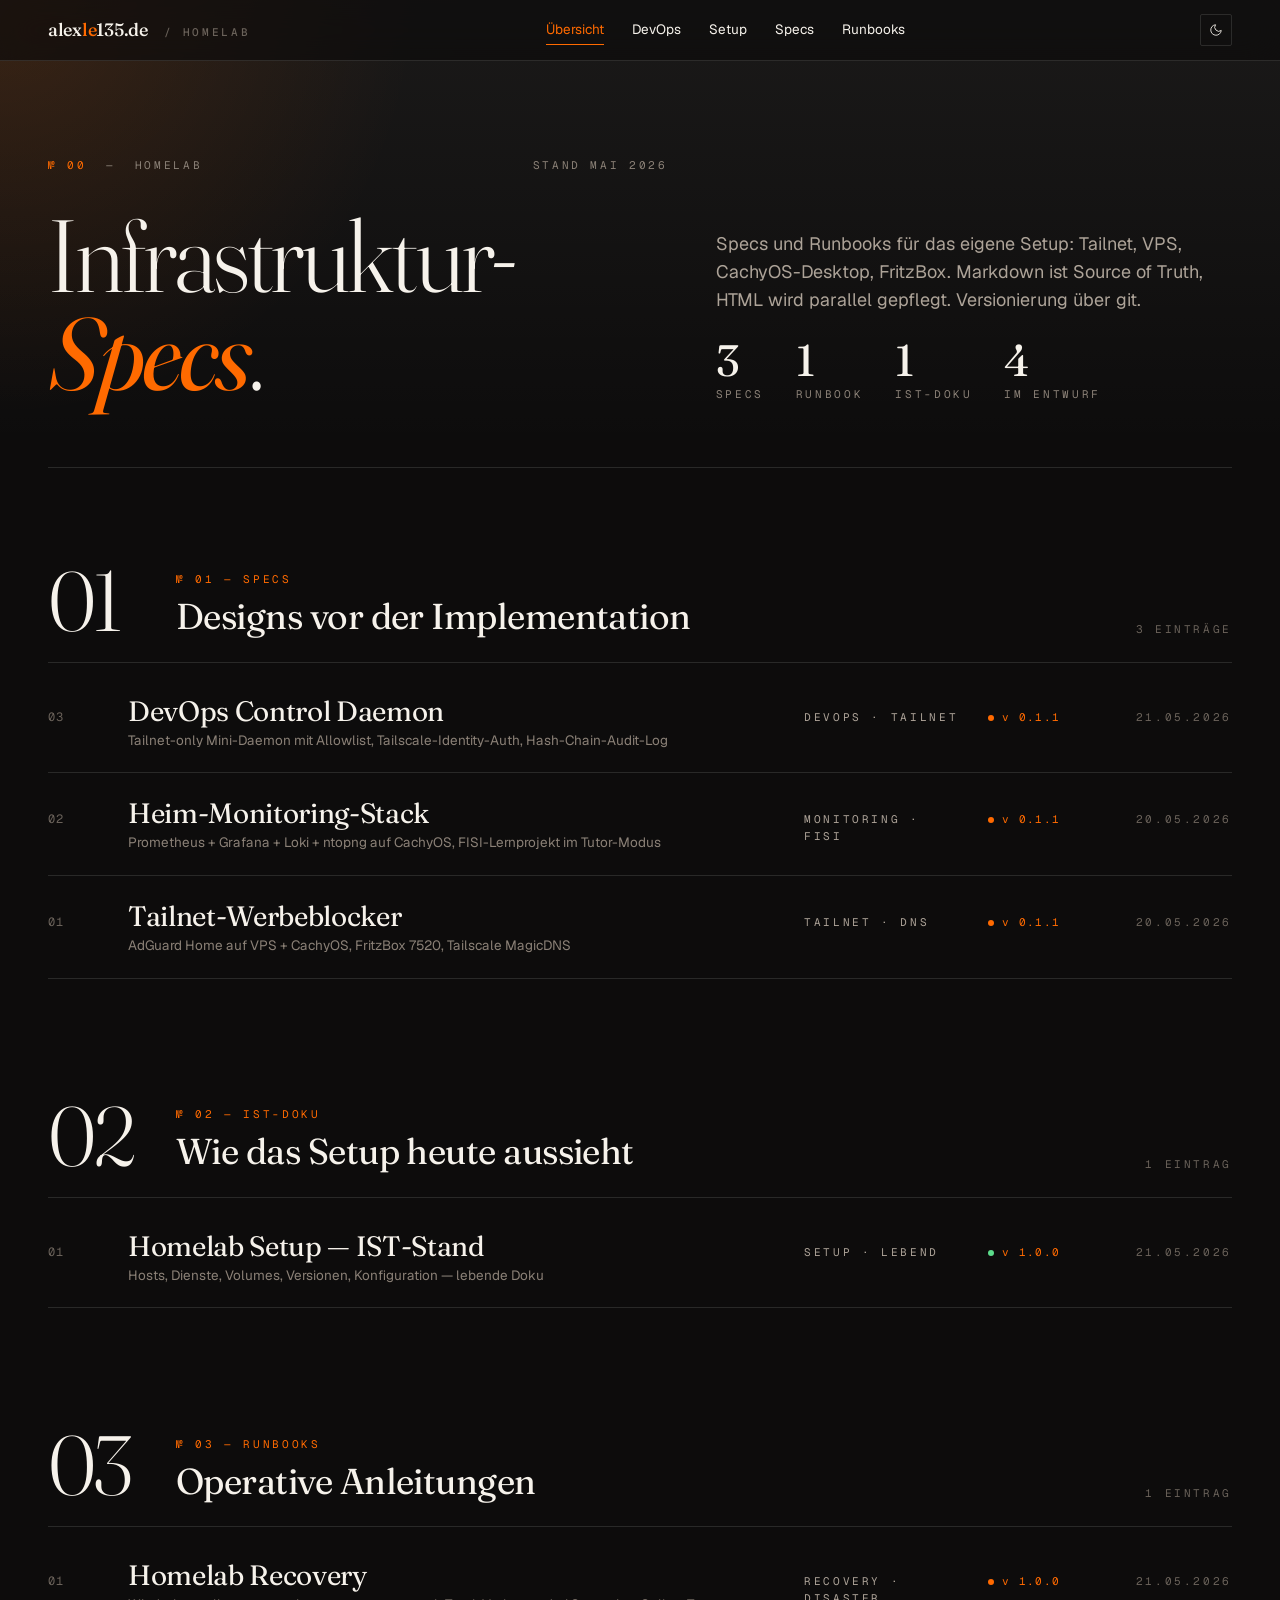
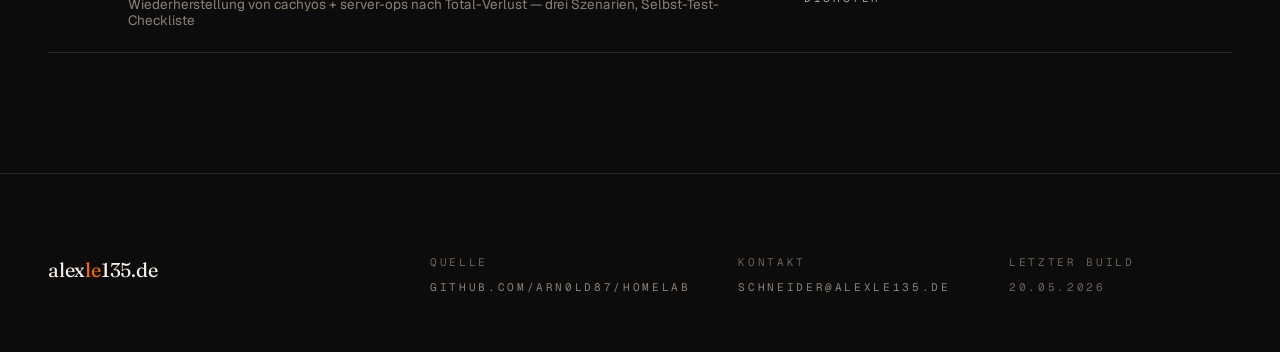
<file: index.html>
<!doctype html>
<html lang="de">
<head>
<meta charset="utf-8">
<meta name="viewport" content="width=device-width,initial-scale=1">
<title>homelab — Infrastruktur-Pläne · alexle135.de</title>

<link rel="stylesheet" href="assets/colors_and_type.css">

<style>
  html[data-theme="light"] {
    --bg:             var(--mono-50);
    --bg-elevated:    #fff;
    --bg-panel:       color-mix(in srgb, var(--mono-950) 4%, transparent);
    --fg:             var(--mono-950);
    --fg-body:        var(--mono-700);
    --fg-muted:       var(--mono-500);
    --fg-meta:        var(--mono-500);
    --rule:           color-mix(in srgb, var(--mono-950) 12%, transparent);
    --rule-strong:    color-mix(in srgb, var(--mono-950) 28%, transparent);
    --bg-page:
      radial-gradient(circle at top left, rgba(255, 106, 0, 0.10), transparent 24rem),
      linear-gradient(180deg, rgba(13, 12, 12, 0.04), transparent 24rem),
      var(--mono-50);
  }

  body { font-feature-settings: "ss01", "cv11"; }

  .icon-btn {
    display: inline-flex; align-items: center; justify-content: center;
    width: 32px; height: 32px;
    border: 1px solid var(--rule); border-radius: var(--r-1);
    background: transparent; color: var(--fg);
    cursor: pointer; transition: border-color 120ms, color 120ms;
  }
  .icon-btn:hover { border-color: var(--accent); color: var(--accent); }
  .topbar-actions { display: flex; gap: 8px; align-items: center; }

  .topbar {
    position: sticky; top: 0; z-index: 50;
    backdrop-filter: blur(18px) saturate(1.2);
    background: color-mix(in srgb, var(--bg) 70%, transparent);
    border-bottom: 1px solid var(--rule);
  }
  .topbar-inner {
    max-width: 1280px; margin: 0 auto;
    padding: 14px 48px;
    display: grid; grid-template-columns: auto 1fr auto;
    gap: 24px; align-items: center;
  }
  .brand { font-family: var(--ff-serif); font-weight: 500; font-size: 18px; letter-spacing: -0.015em; color: var(--fg); text-decoration: none; }
  .brand .n { color: var(--accent); }
  .topbar nav { display: flex; gap: 28px; justify-self: center; }
  .topbar nav a {
    font-family: var(--ff-sans); font-size: 13.5px; color: var(--fg);
    text-decoration: none; padding: 4px 0;
  }
  .topbar nav a.active { border-bottom: 1px solid var(--accent); color: var(--accent); }
  .topbar nav a:hover { color: var(--accent); }

  @media (max-width: 900px) {
    .topbar-inner { grid-template-columns: 1fr auto; }
    .topbar nav { display: none; }
  }

  .shell { max-width: 1280px; margin: 0 auto; padding: 0 48px; }

  .index-hero {
    display: grid;
    grid-template-columns: 1.2fr 1fr;
    gap: 48px;
    padding: 96px 0 64px;
    align-items: end;
    border-bottom: 1px solid var(--rule);
  }
  @media (max-width: 800px) {
    .index-hero { grid-template-columns: 1fr; padding: 56px 0 40px; }
  }
  .index-hero .kicker {
    display: flex; justify-content: space-between; align-items: baseline;
    font-family: var(--ff-mono); font-size: 11px;
    letter-spacing: var(--ls-mono); text-transform: uppercase;
    color: var(--fg-muted);
    padding-bottom: 16px;
    border-bottom: 1px solid var(--rule);
    margin-bottom: 40px;
  }
  .index-hero .kicker .a { color: var(--accent); }
  .index-hero h1 {
    font-family: var(--ff-serif);
    font-weight: 300;
    font-size: clamp(56px, 8vw, 112px);
    line-height: 0.96;
    letter-spacing: -0.03em;
    margin: 0;
    color: var(--fg);
    text-wrap: balance;
  }
  .index-hero h1 .it { font-style: italic; font-weight: 400; color: var(--accent); }
  .index-hero .lead {
    font-family: var(--ff-sans);
    font-size: 18px; line-height: 1.55;
    color: var(--fg-body);
    max-width: 44ch;
    margin: 0;
    text-wrap: pretty;
  }
  .index-hero .stats {
    margin-top: 24px;
    display: flex; gap: 32px;
    font-family: var(--ff-mono); font-size: 11px;
    letter-spacing: var(--ls-mono); text-transform: uppercase;
    color: var(--fg-muted);
  }
  .index-hero .stats .n {
    display: block;
    font-family: var(--ff-serif); font-weight: 400;
    font-size: 44px; line-height: 1;
    color: var(--fg);
    letter-spacing: -0.02em;
    margin-bottom: 4px;
  }

  section.group { padding: 96px 0 24px; }
  .group-head {
    display: grid;
    grid-template-columns: 96px 1fr auto;
    gap: 32px;
    align-items: end;
    padding-bottom: 24px;
    border-bottom: 1px solid var(--rule);
  }
  .group-head .num {
    font-family: var(--ff-serif); font-weight: 300;
    font-size: 84px; line-height: 0.88;
    color: var(--fg);
    letter-spacing: -0.04em;
  }
  .group-head .text { display: flex; flex-direction: column; gap: 8px; }
  .group-head .k {
    font-family: var(--ff-mono); font-size: 11px;
    letter-spacing: var(--ls-mono); text-transform: uppercase;
    color: var(--accent);
  }
  .group-head h2 {
    font-family: var(--ff-serif); font-weight: 400;
    font-size: 36px; line-height: 1.15;
    letter-spacing: -0.015em; margin: 0; color: var(--fg);
  }
  .group-head .count {
    font-family: var(--ff-mono); font-size: 11px;
    letter-spacing: var(--ls-mono); text-transform: uppercase;
    color: var(--fg-meta);
  }

  .index { margin-top: 8px; }
  .row {
    display: grid;
    grid-template-columns: 56px 1fr 160px 100px 120px;
    gap: 24px;
    align-items: baseline;
    padding: 24px 0;
    border-bottom: 1px solid var(--rule);
    text-decoration: none;
    color: inherit;
    transition: padding 180ms, background 180ms;
  }
  .row:hover { background: var(--bg-panel); padding-left: 12px; padding-right: 12px; }
  @media (max-width: 900px) {
    .row { grid-template-columns: 40px 1fr; }
    .row .tag, .row .ver, .row .yr { display: none; }
  }
  .row .idx {
    font-family: var(--ff-mono); font-size: 12px;
    letter-spacing: var(--ls-mono-tight);
    color: var(--fg-meta);
  }
  .row .title {
    font-family: var(--ff-serif); font-weight: 400;
    font-size: 28px; line-height: 1.15;
    letter-spacing: -0.012em;
    color: var(--fg);
  }
  .row .title .sub {
    display: block;
    font-family: var(--ff-sans); font-size: 13.5px;
    color: var(--fg-muted); margin-top: 6px;
    letter-spacing: 0;
  }
  .row .tag {
    font-family: var(--ff-mono); font-size: 11px;
    letter-spacing: var(--ls-mono); text-transform: uppercase;
    color: var(--fg-body);
  }
  .row .ver {
    font-family: var(--ff-mono); font-size: 11px;
    letter-spacing: var(--ls-mono-tight);
    color: var(--accent);
  }
  .row .yr {
    font-family: var(--ff-mono); font-size: 11px;
    letter-spacing: var(--ls-mono); text-transform: uppercase;
    color: var(--fg-meta);
    text-align: right;
  }
  .row .status-dot {
    display: inline-block;
    width: 6px; height: 6px;
    border-radius: 50%;
    background: var(--accent);
    margin-right: 8px;
    vertical-align: middle;
  }
  .row .status-dot.stable { background: #5cdc8b; }
  .row .status-dot.stale { background: var(--mono-500); }

  .placeholder {
    padding: 32px 0;
    border-bottom: 1px solid var(--rule);
    font-family: var(--ff-sans); font-size: 16px;
    color: var(--fg-muted);
    max-width: 56ch;
    text-wrap: pretty;
  }

  footer.foot {
    max-width: 1280px; margin: 0 auto;
    padding: 80px 48px 56px;
    margin-top: 96px;
    border-top: 1px solid var(--rule);
    display: grid;
    grid-template-columns: 1.5fr 1fr 1fr 1fr;
    gap: 48px;
  }
  @media (max-width: 800px) {
    footer.foot { grid-template-columns: 1fr 1fr; padding: 56px 24px 40px; }
  }
  footer.foot .brand-big {
    font-family: var(--ff-serif); font-size: 20px;
    color: var(--fg); letter-spacing: -0.01em;
  }
  footer.foot .brand-big .n { color: var(--accent); }
  footer.foot .col {
    display: flex; flex-direction: column; gap: 8px;
    font-family: var(--ff-mono); font-size: 11px;
    letter-spacing: var(--ls-mono); text-transform: uppercase;
    color: var(--fg-meta);
  }
  footer.foot .col .l { color: var(--fg-meta); }
  footer.foot .col a { color: var(--fg-muted); text-decoration: none; }
  footer.foot .col a:hover { color: var(--accent); }
</style>
</head>
<body>

<header class="topbar">
  <div class="topbar-inner">
    <a href="index.html" class="brand">alex<span class="n">le</span>135.de <span style="color:var(--fg-meta); font-family:var(--ff-mono); font-size:11px; letter-spacing:var(--ls-mono); text-transform:uppercase; margin-left:12px;">/ homelab</span></a>
    <nav>
      <a href="index.html" class="active">Übersicht</a>
      <a href="devops.html">DevOps</a>
      <a href="docs/SETUP.html">Setup</a>
      <a href="#specs">Specs</a>
      <a href="#runbooks">Runbooks</a>
    </nav>
    <div class="topbar-actions">
      <button class="icon-btn" id="theme-toggle" title="Theme wechseln" aria-label="Theme">
        <svg width="14" height="14" viewBox="0 0 24 24" fill="none" stroke="currentColor" stroke-width="1.5"><path d="M21 12.79A9 9 0 1 1 11.21 3 7 7 0 0 0 21 12.79z"></path></svg>
      </button>
    </div>
  </div>
</header>

<div class="shell">

  <section class="index-hero">
    <div>
      <div class="kicker" style="border-bottom:none; padding-bottom:0; margin-bottom:32px;">
        <span><span class="a">№ 00</span> &nbsp;—&nbsp; HOMELAB</span>
        <span>STAND MAI 2026</span>
      </div>
      <h1>Infrastruktur-<br><span class="it">Specs</span>.</h1>
    </div>
    <div>
      <p class="lead">Specs und Runbooks für das eigene Setup: Tailnet, VPS, CachyOS-Desktop, FritzBox. Markdown ist Source of Truth, HTML wird parallel gepflegt. Versionierung über git.</p>
      <div class="stats">
        <div><span class="n">3</span>Specs</div>
        <div><span class="n">1</span>Runbook</div>
        <div><span class="n">1</span>IST-Doku</div>
        <div><span class="n">4</span>Im Entwurf</div>
      </div>
    </div>
  </section>

  <section class="group" id="specs">
    <div class="group-head">
      <div class="num">01</div>
      <div class="text">
        <span class="k">№ 01 — SPECS</span>
        <h2>Designs vor der Implementation</h2>
      </div>
      <div class="count">3 Einträge</div>
    </div>

    <div class="index">
      <a class="row" href="specs/2026-05-21-devops-control-daemon-design.html">
        <span class="idx">03</span>
        <span class="title">DevOps Control Daemon<span class="sub">Tailnet-only Mini-Daemon mit Allowlist, Tailscale-Identity-Auth, Hash-Chain-Audit-Log</span></span>
        <span class="tag">DevOps · Tailnet</span>
        <span class="ver"><span class="status-dot"></span>v 0.1.1</span>
        <span class="yr">21.05.2026</span>
      </a>
      <a class="row" href="specs/2026-05-20-monitoring-stack-design.html">
        <span class="idx">02</span>
        <span class="title">Heim-Monitoring-Stack<span class="sub">Prometheus + Grafana + Loki + ntopng auf CachyOS, FISI-Lernprojekt im Tutor-Modus</span></span>
        <span class="tag">Monitoring · FISI</span>
        <span class="ver"><span class="status-dot"></span>v 0.1.1</span>
        <span class="yr">20.05.2026</span>
      </a>
      <a class="row" href="specs/2026-05-20-tailnet-adblock-design.html">
        <span class="idx">01</span>
        <span class="title">Tailnet-Werbeblocker<span class="sub">AdGuard Home auf VPS + CachyOS, FritzBox 7520, Tailscale MagicDNS</span></span>
        <span class="tag">Tailnet · DNS</span>
        <span class="ver"><span class="status-dot"></span>v 0.1.1</span>
        <span class="yr">20.05.2026</span>
      </a>
    </div>
  </section>

  <section class="group" id="setup">
    <div class="group-head">
      <div class="num">02</div>
      <div class="text">
        <span class="k">№ 02 — IST-DOKU</span>
        <h2>Wie das Setup heute aussieht</h2>
      </div>
      <div class="count">1 Eintrag</div>
    </div>

    <div class="index">
      <a class="row" href="docs/SETUP.html">
        <span class="idx">01</span>
        <span class="title">Homelab Setup — IST-Stand<span class="sub">Hosts, Dienste, Volumes, Versionen, Konfiguration — lebende Doku</span></span>
        <span class="tag">Setup · Lebend</span>
        <span class="ver"><span class="status-dot stable"></span>v 1.0.0</span>
        <span class="yr">21.05.2026</span>
      </a>
    </div>
  </section>

  <section class="group" id="runbooks">
    <div class="group-head">
      <div class="num">03</div>
      <div class="text">
        <span class="k">№ 03 — RUNBOOKS</span>
        <h2>Operative Anleitungen</h2>
      </div>
      <div class="count">1 Eintrag</div>
    </div>

    <div class="index">
      <a class="row" href="docs/runbooks/homelab-recovery.html">
        <span class="idx">01</span>
        <span class="title">Homelab Recovery<span class="sub">Wiederherstellung von cachyos + server-ops nach Total-Verlust — drei Szenarien, Selbst-Test-Checkliste</span></span>
        <span class="tag">Recovery · Disaster</span>
        <span class="ver"><span class="status-dot"></span>v 1.0.0</span>
        <span class="yr">21.05.2026</span>
      </a>
    </div>
  </section>

</div>

<footer class="foot">
  <div class="brand-big">alex<span class="n">le</span>135.de</div>
  <div class="col">
    <span class="l">Quelle</span>
    <a href="https://github.com/arn0ld87/homelab">github.com/arn0ld87/homelab</a>
  </div>
  <div class="col">
    <span class="l">Kontakt</span>
    <a href="mailto:schneider@alexle135.de">schneider@alexle135.de</a>
  </div>
  <div class="col">
    <span class="l">Letzter Build</span>
    <span>20.05.2026</span>
  </div>
</footer>

<script>
(() => {
  const html = document.documentElement;
  const themeBtn = document.getElementById('theme-toggle');
  const saved = localStorage.getItem('doc-theme');
  if (saved) html.setAttribute('data-theme', saved);
  themeBtn?.addEventListener('click', () => {
    const cur = html.getAttribute('data-theme') === 'light' ? 'dark' : 'light';
    html.setAttribute('data-theme', cur);
    localStorage.setItem('doc-theme', cur);
  });
})();
</script>

</body>
</html>
</file>
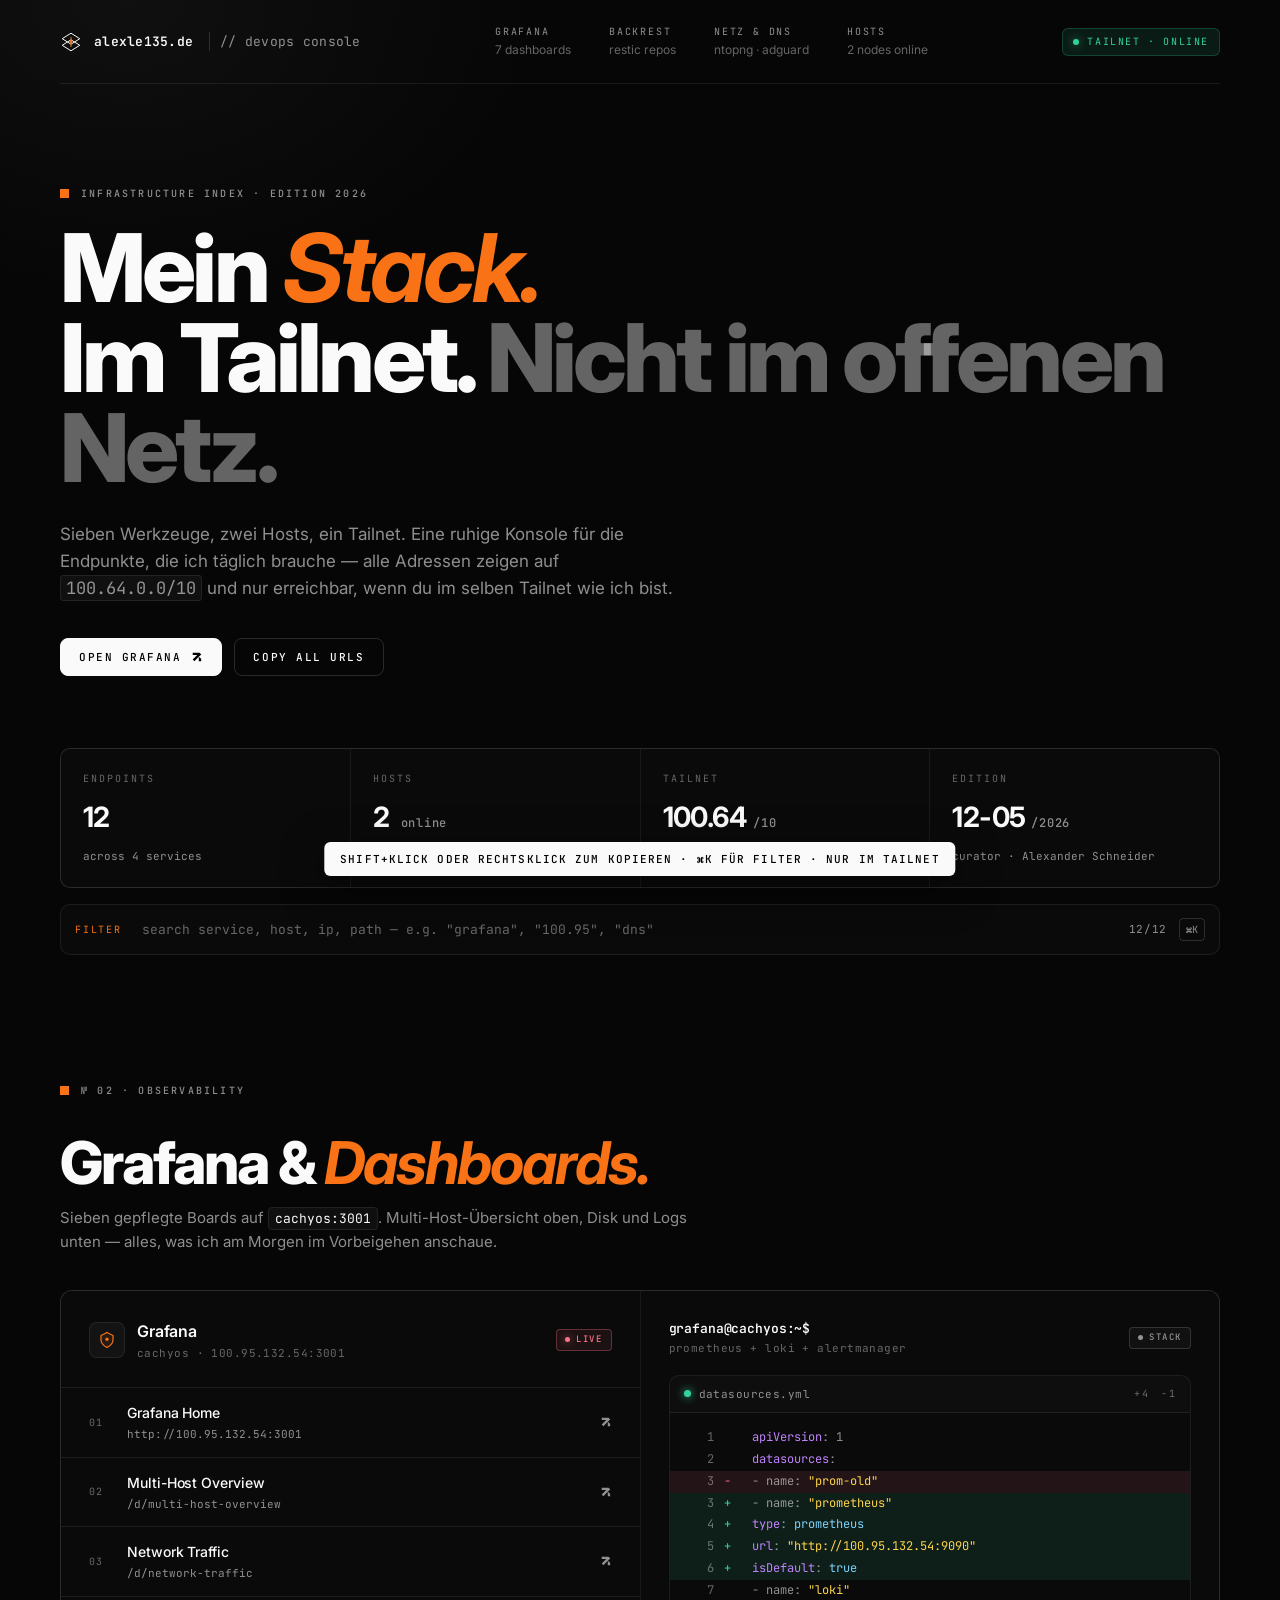
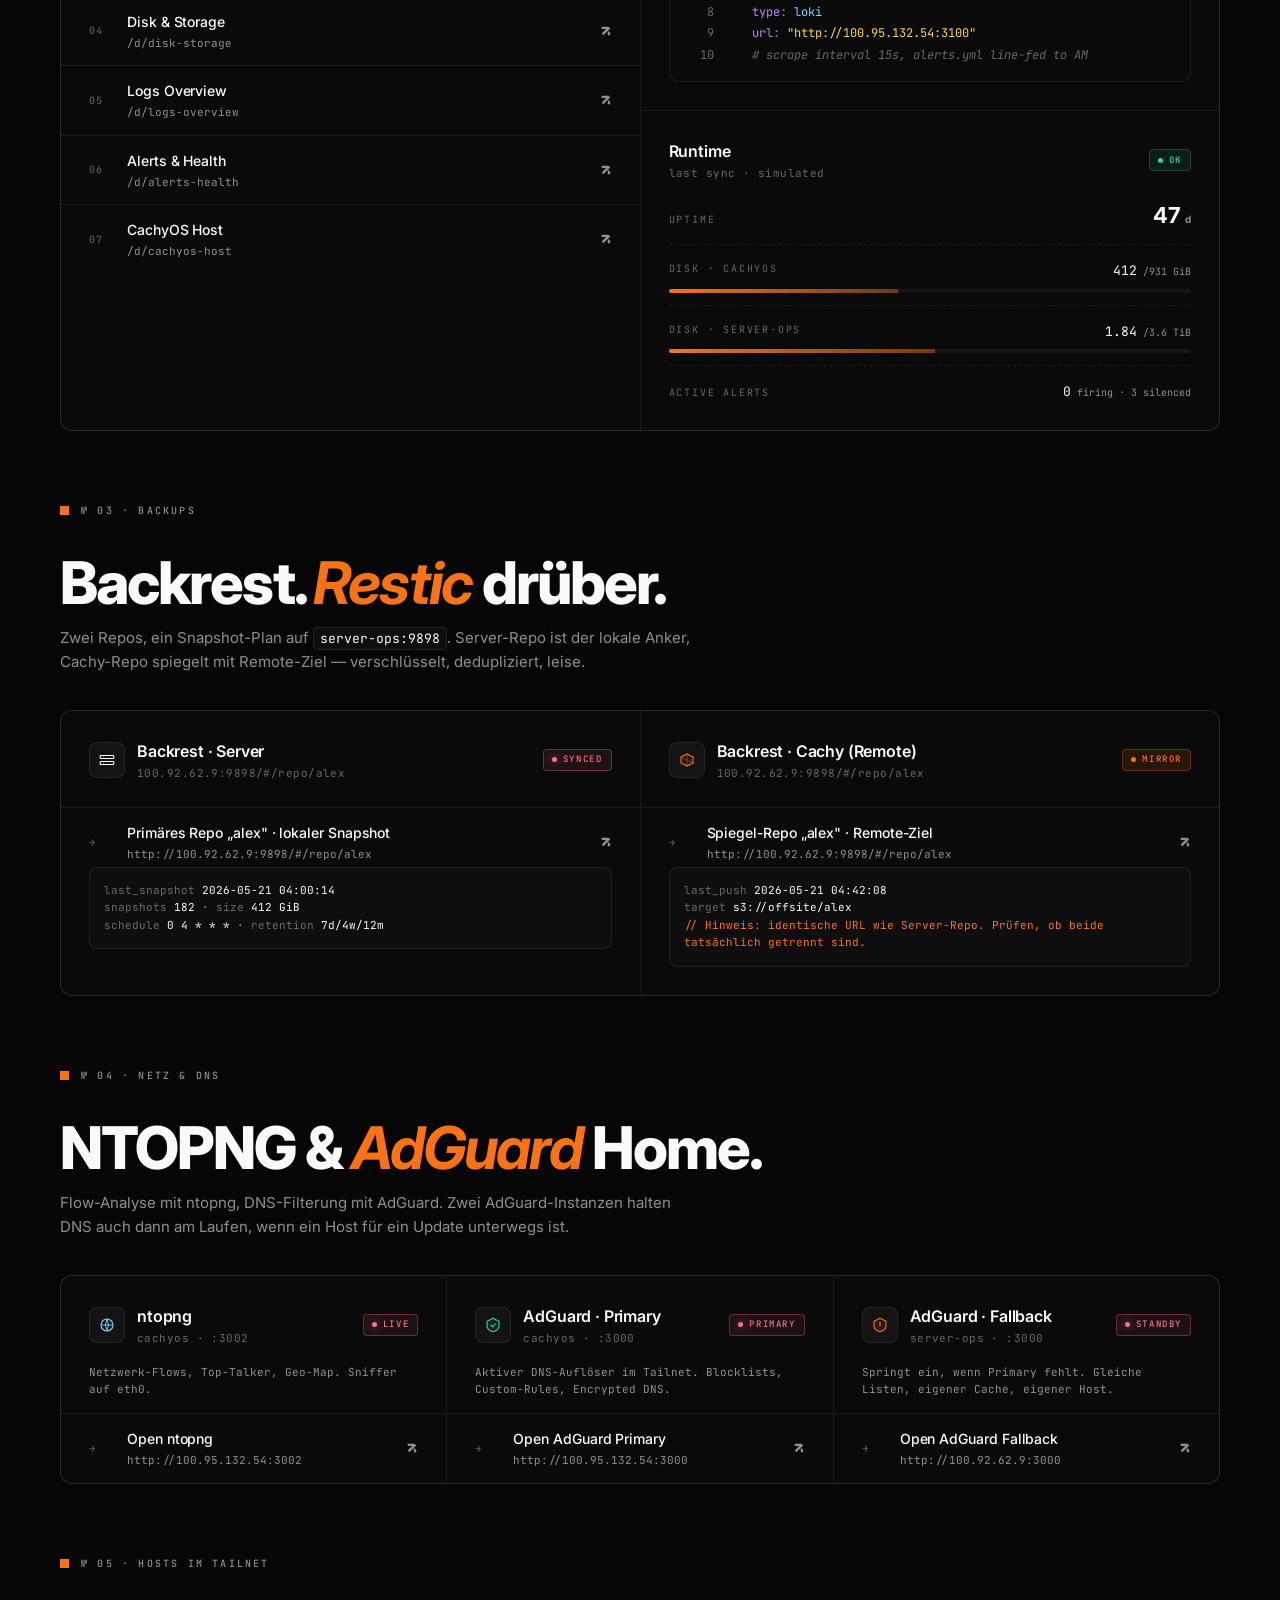
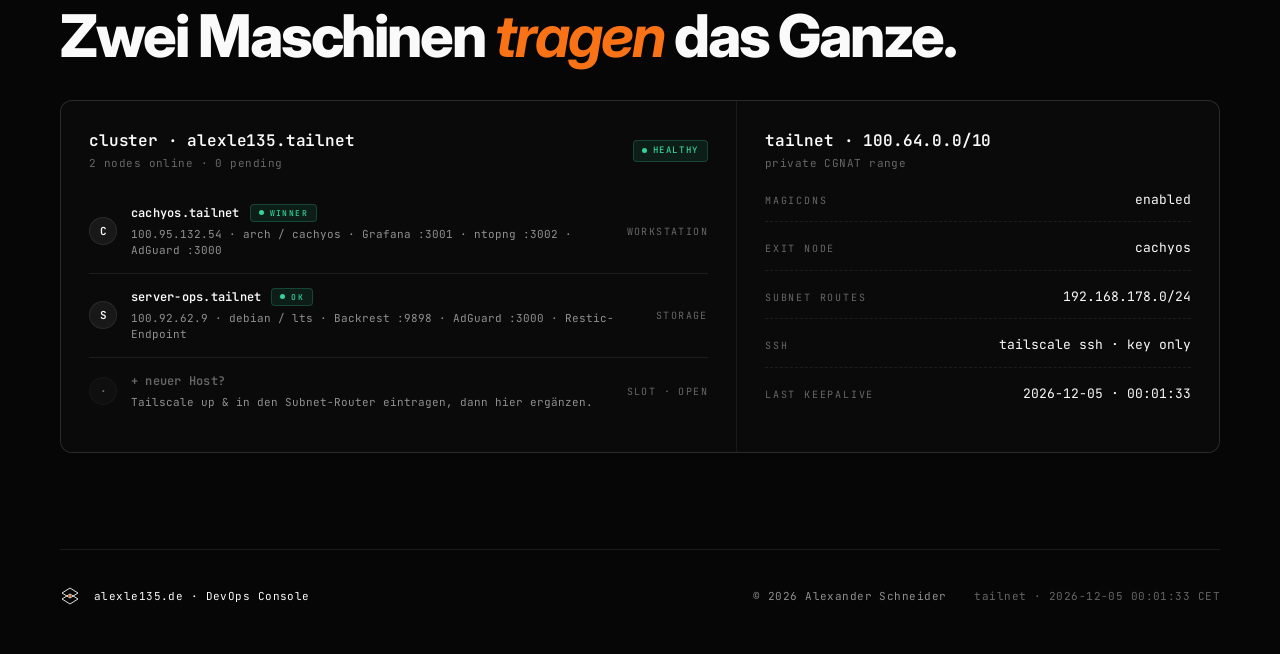
<file: configs/static-pages/www/index.html>
<!doctype html>
<html lang="de">
<head>
<meta charset="utf-8">
<title>DevOps & Monitoring · alexle135.de</title>
<meta name="viewport" content="width=device-width,initial-scale=1">
<link rel="preconnect" href="https://fonts.googleapis.com">
<link rel="preconnect" href="https://fonts.gstatic.com" crossorigin>
<link href="https://fonts.googleapis.com/css2?family=Inter:wght@400;500;600;700;800;900&family=JetBrains+Mono:wght@400;500;600&display=swap" rel="stylesheet">
<style>
  :root {
    --bg:          #060606;
    --bg-card:     #0a0a0a;
    --bg-cell:     rgba(255,255,255,0.02);
    --bg-cell-2:   rgba(255,255,255,0.035);
    --border:      rgba(255,255,255,0.08);
    --border-mid:  rgba(255,255,255,0.14);
    --border-hi:   rgba(255,255,255,0.28);
    --fg:          #fafafa;
    --fg-mute:     rgba(255,255,255,0.55);
    --fg-dim:      rgba(255,255,255,0.38);
    --orange:      #f97316;
    --orange-soft: rgba(249,115,22,0.12);
    --emerald:     #34d399;
    --emerald-soft:rgba(52,211,153,0.10);
    --emerald-bd:  rgba(52,211,153,0.22);
    --rose:        #fb7185;
    --rose-soft:   rgba(251,113,133,0.08);
    --diff-add:    rgba(52,211,153,0.10);
    --diff-rem:    rgba(251,113,133,0.10);

    --ff-sans: 'Inter', ui-sans-serif, system-ui, -apple-system, 'Segoe UI', sans-serif;
    --ff-mono: 'JetBrains Mono', ui-monospace, 'SF Mono', Menlo, Consolas, monospace;
  }
  *, *::before, *::after { box-sizing: border-box; }
  html, body { margin: 0; padding: 0; background: var(--bg); color: var(--fg); }
  body {
    font-family: var(--ff-sans);
    font-size: 16px; line-height: 1.5;
    -webkit-font-smoothing: antialiased;
    text-rendering: optimizeLegibility;
    background:
      radial-gradient(800px 400px at 88% -10%, rgba(249,115,22,0.07), transparent 60%),
      radial-gradient(700px 500px at 10% 0%, rgba(255,255,255,0.04), transparent 60%),
      var(--bg);
    min-height: 100vh;
  }
  ::selection { background: var(--orange); color: #000; }
  a { color: inherit; text-decoration: none; }

  .shell { max-width: 1440px; margin: 0 auto; padding: 0 60px; }

  /* ============ NAV ============ */
  .nav {
    display: flex; justify-content: space-between; align-items: center;
    padding: 24px 0; gap: 32px;
    border-bottom: 1px solid var(--border);
  }
  .brand {
    display: flex; align-items: center; gap: 12px;
    font-family: var(--ff-mono); font-size: 13px; font-weight: 600;
    letter-spacing: 0.02em; color: var(--fg);
  }
  .brand .glyph { width: 22px; height: 22px; flex: none; }
  .brand .tag {
    color: var(--fg-mute); font-weight: 400; padding-left: 10px;
    border-left: 1px solid var(--border-mid); margin-left: 4px;
  }
  .nav-links { display: flex; gap: 38px; align-items: center; }
  .nav-link {
    display: flex; flex-direction: column; gap: 2px;
    font-family: var(--ff-mono);
    font-size: 10px; letter-spacing: 0.18em;
    text-transform: uppercase; color: var(--fg-mute);
    transition: color 160ms ease;
  }
  .nav-link .sub {
    font-family: var(--ff-sans); font-size: 12px;
    letter-spacing: 0; text-transform: none; color: var(--fg-dim);
    font-weight: 400;
  }
  .nav-link:hover { color: var(--fg); }
  .nav-link:hover .sub { color: var(--fg-mute); }
  .nav-link.active { color: var(--orange); }
  .nav-actions { display: flex; gap: 10px; align-items: center; }
  .btn {
    display: inline-flex; align-items: center; justify-content: center; gap: 10px;
    height: 38px; padding: 0 18px;
    font-family: var(--ff-mono); font-size: 11px;
    letter-spacing: 0.14em; text-transform: uppercase;
    font-weight: 500;
    border-radius: 8px;
    border: 1px solid var(--border-mid);
    color: var(--fg);
    background: transparent;
    cursor: pointer;
    transition: background 140ms ease, color 140ms ease, border-color 140ms ease, transform 140ms ease;
  }
  .btn:hover { border-color: var(--border-hi); }
  .btn-primary {
    background: var(--fg); color: #000; border-color: var(--fg);
  }
  .btn-primary:hover { background: rgba(255,255,255,0.9); }
  .btn .arr {
    width: 12px; height: 12px; display: inline-block;
  }
  .status-pill {
    display: inline-flex; align-items: center; gap: 8px;
    height: 28px; padding: 0 10px;
    border: 1px solid var(--emerald-bd);
    background: var(--emerald-soft);
    color: var(--emerald);
    font-family: var(--ff-mono);
    font-size: 10px; letter-spacing: 0.16em; text-transform: uppercase;
    border-radius: 6px;
  }
  .status-pill .dot {
    width: 6px; height: 6px; border-radius: 50%;
    background: var(--emerald);
    box-shadow: 0 0 10px rgba(52,211,153,0.7);
    animation: pulse 2s ease-in-out infinite;
  }
  @keyframes pulse { 0%,100% { opacity: 1; } 50% { opacity: 0.5; } }

  /* ============ HERO ============ */
  .hero { padding: 96px 0 56px; }
  .kicker {
    display: inline-flex; align-items: center; gap: 12px;
    margin-bottom: 22px;
  }
  .kicker .sq {
    width: 9px; height: 9px; background: var(--orange);
    display: inline-block;
  }
  .kicker .lbl {
    font-family: var(--ff-mono);
    font-size: 10px; letter-spacing: 0.22em; text-transform: uppercase;
    color: var(--fg-mute); font-weight: 500;
  }
  .hero h1 {
    font-family: var(--ff-sans);
    font-weight: 800;
    font-size: clamp(48px, 7.4vw, 108px);
    line-height: 0.95;
    letter-spacing: -0.04em;
    margin: 0;
    color: var(--fg);
    text-wrap: balance;
  }
  .hero h1 .dim { color: var(--fg-dim); }
  .hero h1 .accent {
    color: var(--orange);
    font-style: italic;
    font-weight: 700;
  }
  .hero .lead {
    margin: 28px 0 0;
    max-width: 640px;
    font-size: 17px; line-height: 1.6;
    color: var(--fg-mute);
  }
  .hero .actions {
    display: flex; gap: 12px; align-items: center;
    margin-top: 36px;
  }

  /* meta grid under hero — like blackbox stat strip */
  .hero-meta {
    margin-top: 72px;
    display: grid; grid-template-columns: repeat(4, 1fr);
    gap: 1px;
    background: var(--border);
    border: 1px solid var(--border);
    border-radius: 10px;
    overflow: hidden;
  }
  .hero-meta .cell {
    background: var(--bg-card);
    padding: 22px 22px;
    display: flex; flex-direction: column; gap: 10px;
  }
  .hero-meta .cell .k {
    font-family: var(--ff-mono); font-size: 10px;
    letter-spacing: 0.2em; text-transform: uppercase;
    color: var(--fg-dim);
  }
  .hero-meta .cell .v {
    font-family: var(--ff-sans); font-size: 28px;
    font-weight: 700; letter-spacing: -0.02em;
    color: var(--fg);
  }
  .hero-meta .cell .v .unit {
    font-family: var(--ff-mono); font-size: 12px;
    color: var(--fg-mute); font-weight: 500;
    margin-left: 6px; letter-spacing: 0.06em;
  }
  .hero-meta .cell .sub {
    font-family: var(--ff-mono); font-size: 11px;
    color: var(--fg-mute);
  }

  /* ============ SECTION ============ */
  .section { padding: 72px 0 0; }
  .section-head {
    display: flex; flex-direction: column; gap: 14px;
    margin-bottom: 36px;
  }
  .section-head h2 {
    font-family: var(--ff-sans); font-weight: 800;
    font-size: clamp(32px, 4.6vw, 64px);
    line-height: 0.98; letter-spacing: -0.035em;
    margin: 0;
  }
  .section-head h2 .accent { color: var(--orange); font-style: italic; font-weight: 700; }
  .section-head .desc {
    max-width: 640px;
    font-size: 15px; color: var(--fg-mute); line-height: 1.6;
    margin: 0;
  }
  .section-head .desc code {
    font-family: var(--ff-mono); font-size: 13px;
    background: var(--bg-cell-2); border: 1px solid var(--border);
    padding: 2px 6px; border-radius: 4px; color: var(--fg);
  }

  /* Card grid (gap-px on bg-border) */
  .grid {
    display: grid;
    background: var(--border);
    border: 1px solid var(--border);
    border-radius: 12px;
    overflow: hidden;
    gap: 1px;
  }
  .grid.cols-2 { grid-template-columns: 1fr 1fr; }
  .grid.cols-3 { grid-template-columns: repeat(3, 1fr); }

  /* generic card cell */
  .card {
    background: var(--bg-card);
    padding: 28px 28px;
    display: flex; flex-direction: column;
    position: relative;
    transition: background 160ms ease;
  }
  .card:hover { background: #0d0d0d; }
  .card-head {
    display: flex; align-items: center; justify-content: space-between;
    margin-bottom: 18px;
    gap: 12px;
  }
  .card-head .left {
    display: flex; align-items: center; gap: 12px;
  }
  .card-head .left .logo {
    width: 36px; height: 36px;
    background: rgba(255,255,255,0.04);
    border: 1px solid var(--border);
    border-radius: 8px;
    display: flex; align-items: center; justify-content: center;
    color: var(--fg);
    flex: none;
  }
  .card-head .left .logo svg { width: 18px; height: 18px; }
  .card-head .title-block { display: flex; flex-direction: column; gap: 2px; }
  .card-head .title-block .name {
    font-family: var(--ff-sans); font-size: 16px; font-weight: 600;
    color: var(--fg); letter-spacing: -0.01em;
  }
  .card-head .title-block .host {
    font-family: var(--ff-mono); font-size: 11px;
    color: var(--fg-dim); letter-spacing: 0.04em;
  }
  .badge {
    display: inline-flex; align-items: center; gap: 6px;
    height: 22px; padding: 0 8px;
    font-family: var(--ff-mono); font-size: 9px;
    letter-spacing: 0.18em; text-transform: uppercase;
    font-weight: 500;
    border-radius: 4px;
    border: 1px solid;
    line-height: 1;
  }
  .badge.live {
    background: var(--emerald-soft);
    border-color: var(--emerald-bd);
    color: var(--emerald);
  }
  .badge.standby {
    background: var(--orange-soft);
    border-color: rgba(249,115,22,0.25);
    color: var(--orange);
  }
  .badge.local {
    background: rgba(255,255,255,0.03);
    border-color: var(--border-mid);
    color: var(--fg-mute);
  }
  .badge .d { width: 5px; height: 5px; border-radius: 50%; background: currentColor; }

  /* link list inside card */
  .link-list {
    display: flex; flex-direction: column;
    border-top: 1px solid var(--border);
    margin: 8px -28px -28px;
  }
  .link {
    display: grid;
    grid-template-columns: 24px 1fr auto;
    gap: 14px;
    align-items: center;
    padding: 14px 28px;
    border-bottom: 1px solid var(--border);
    transition: background 140ms ease;
    cursor: pointer;
  }
  .link:last-child { border-bottom: none; }
  .link:hover { background: rgba(255,255,255,0.025); }
  .link:hover .arrow { color: var(--orange); transform: translate(2px, -2px); }
  .link .num {
    font-family: var(--ff-mono); font-size: 10px;
    color: var(--fg-dim); letter-spacing: 0.1em;
  }
  .link .info { display: flex; flex-direction: column; gap: 3px; min-width: 0; }
  .link .info .lbl {
    font-family: var(--ff-sans); font-size: 14px;
    font-weight: 500; color: var(--fg); letter-spacing: -0.005em;
  }
  .link .info .url {
    font-family: var(--ff-mono); font-size: 11px;
    color: var(--fg-mute); letter-spacing: 0;
    overflow: hidden; text-overflow: ellipsis; white-space: nowrap;
  }
  .link .arrow {
    color: var(--fg-mute);
    transition: transform 200ms ease, color 200ms ease;
    flex: none;
  }
  .link .arrow svg { width: 12px; height: 12px; display: block; }

  /* terminal-style preview card (for hero spotlight or sections) */
  .terminal {
    background: var(--bg-card);
    border: 1px solid var(--border);
    border-radius: 10px;
    overflow: hidden;
    font-family: var(--ff-mono); font-size: 12px;
  }
  .terminal .tbar {
    display: flex; align-items: center; justify-content: space-between;
    padding: 10px 14px;
    border-bottom: 1px solid var(--border);
    background: rgba(255,255,255,0.015);
  }
  .terminal .tbar .file {
    display: flex; align-items: center; gap: 8px;
    color: var(--fg-mute); font-size: 11px; letter-spacing: 0.04em;
  }
  .terminal .tbar .file .dot { width: 7px; height: 7px; border-radius: 50%; background: var(--emerald); box-shadow: 0 0 8px var(--emerald); }
  .terminal .tbar .meta {
    display: flex; gap: 12px;
    color: var(--fg-dim); font-size: 10px;
    letter-spacing: 0.14em; text-transform: uppercase;
  }
  .terminal .body {
    padding: 14px 16px;
    color: var(--fg-mute);
    line-height: 1.65;
  }
  .terminal .body .ln {
    display: grid; grid-template-columns: 28px 18px 1fr; gap: 10px;
    padding: 1px 0;
  }
  .terminal .body .ln .n { color: var(--fg-dim); text-align: right; }
  .terminal .body .ln.add { background: var(--diff-add); margin: 0 -16px; padding-left: 16px; padding-right: 16px; }
  .terminal .body .ln.rem { background: var(--diff-rem); margin: 0 -16px; padding-left: 16px; padding-right: 16px; }
  .terminal .body .ln.add .s { color: var(--emerald); }
  .terminal .body .ln.rem .s { color: var(--rose); }
  .terminal .body .ln .s { color: var(--fg-dim); }
  .terminal .body .k { color: #c084fc; }
  .terminal .body .str { color: #fcd34d; }
  .terminal .body .com { color: var(--fg-dim); font-style: italic; }
  .terminal .body .typ { color: #7dd3fc; }

  /* Filter bar */
  .controls {
    margin-top: 16px;
    display: flex; align-items: center; gap: 12px;
    padding: 10px 14px;
    background: var(--bg-card);
    border: 1px solid var(--border);
    border-radius: 10px;
  }
  .controls .label {
    font-family: var(--ff-mono); font-size: 10px;
    letter-spacing: 0.18em; text-transform: uppercase;
    color: var(--orange);
  }
  .controls input {
    flex: 1; background: transparent; border: 0; outline: none;
    color: var(--fg); font-family: var(--ff-mono); font-size: 13px;
    padding: 6px 8px;
  }
  .controls input::placeholder { color: var(--fg-dim); }
  .controls .count {
    font-family: var(--ff-mono); font-size: 11px;
    color: var(--fg-mute); letter-spacing: 0.06em;
  }
  .controls .kbd {
    font-family: var(--ff-mono); font-size: 10px;
    color: var(--fg-mute);
    padding: 3px 6px;
    border: 1px solid var(--border-mid);
    border-radius: 4px;
  }

  /* hosts cluster (winner card / agent rows) */
  .hosts-grid {
    display: grid; grid-template-columns: 1.4fr 1fr;
    gap: 1px;
    background: var(--border);
    border: 1px solid var(--border);
    border-radius: 12px;
    overflow: hidden;
  }
  .hosts-grid .pane {
    background: var(--bg-card);
    padding: 28px;
  }
  .host-row {
    display: grid;
    grid-template-columns: 28px 1fr auto;
    gap: 14px; align-items: center;
    padding: 14px 0;
    border-bottom: 1px solid var(--border);
  }
  .host-row:last-child { border-bottom: none; }
  .host-row .av {
    width: 28px; height: 28px; border-radius: 50%;
    background: #181818;
    border: 1px solid var(--border);
    display: flex; align-items: center; justify-content: center;
    color: var(--fg);
    font-family: var(--ff-mono); font-size: 11px; font-weight: 600;
  }
  .host-row .meta {
    display: flex; flex-direction: column; gap: 4px;
    min-width: 0;
  }
  .host-row .meta .row-1 {
    display: flex; align-items: center; gap: 10px;
  }
  .host-row .meta .name {
    font-family: var(--ff-mono); font-size: 12px; font-weight: 600;
    color: var(--fg); letter-spacing: 0.02em;
  }
  .host-row .meta .desc {
    font-family: var(--ff-mono); font-size: 11px;
    color: var(--fg-mute);
  }
  .host-row .stat {
    font-family: var(--ff-mono); font-size: 10px;
    color: var(--fg-dim); letter-spacing: 0.14em; text-transform: uppercase;
  }

  /* runtime mini cards */
  .runtime {
    display: flex; flex-direction: column; gap: 16px;
  }
  .runtime .row {
    display: flex; justify-content: space-between; align-items: baseline;
    padding-bottom: 12px;
    border-bottom: 1px dashed var(--border);
  }
  .runtime .row:last-child { border-bottom: none; padding-bottom: 0; }
  .runtime .row .lbl {
    font-family: var(--ff-mono); font-size: 10px;
    color: var(--fg-dim); letter-spacing: 0.18em; text-transform: uppercase;
  }
  .runtime .row .val {
    font-family: var(--ff-mono); font-size: 13px;
    color: var(--fg);
    display: flex; align-items: baseline; gap: 6px;
  }
  .runtime .row .val .unit {
    font-size: 10px; color: var(--fg-mute);
  }
  .runtime .row .val.big {
    font-family: var(--ff-sans); font-size: 22px;
    font-weight: 700; letter-spacing: -0.02em;
  }
  .runtime .bar {
    height: 4px; background: rgba(255,255,255,0.05);
    border-radius: 2px; overflow: hidden;
  }
  .runtime .bar .fill {
    height: 100%;
    background: linear-gradient(90deg, var(--orange) 0%, rgba(249,115,22,0.4) 100%);
  }

  /* footer */
  .foot {
    margin-top: 96px;
    padding: 36px 0 48px;
    border-top: 1px solid var(--border);
    display: flex; justify-content: space-between; align-items: center;
    gap: 32px;
    font-family: var(--ff-mono); font-size: 11px;
    color: var(--fg-mute);
    letter-spacing: 0.04em;
  }
  .foot .left { display: flex; align-items: center; gap: 14px; color: var(--fg); }
  .foot .right { display: flex; gap: 28px; }
  .foot .right .stamp { color: var(--fg-dim); }

  /* toast */
  .toast {
    position: fixed; bottom: 24px; left: 50%;
    transform: translateX(-50%) translateY(8px);
    background: var(--fg); color: #000;
    padding: 9px 16px; border-radius: 6px;
    font-family: var(--ff-mono); font-size: 11px;
    letter-spacing: 0.1em; text-transform: uppercase; font-weight: 500;
    opacity: 0; pointer-events: none;
    transition: opacity 200ms ease, transform 200ms ease;
    z-index: 50;
    box-shadow: 0 12px 40px rgba(0,0,0,0.5);
  }
  .toast.show { opacity: 1; transform: translateX(-50%) translateY(0); }

  /* responsive */
  @media (max-width: 1100px) {
    .shell { padding: 0 32px; }
    .nav-links { display: none; }
    .hero-meta { grid-template-columns: repeat(2, 1fr); }
    .grid.cols-2, .grid.cols-3 { grid-template-columns: 1fr; }
    .hosts-grid { grid-template-columns: 1fr; }
    .hero h1 { font-size: 56px; }
  }
  @media (max-width: 640px) {
    .shell { padding: 0 20px; }
    .hero { padding: 56px 0 40px; }
    .hero h1 { font-size: 44px; }
  }
</style>
</head>
<body>
<div class="shell">

  <!-- ============== NAV ============== -->
  <header class="nav">
    <a href="index.html" class="brand" aria-label="alexle135.de">
      <svg class="glyph" viewBox="0 0 40 40" fill="none" aria-hidden="true">
        <path d="M20 4 L36 14 L20 24 L4 14 Z" stroke="#fafafa" stroke-width="1.8"/>
        <path d="M20 16 L36 26 L20 36 L4 26 Z" stroke="#fafafa" stroke-width="1.8"/>
        <line x1="20" y1="11" x2="20" y2="29" stroke="#f97316" stroke-width="1.8"/>
        <circle cx="20" cy="20" r="2.6" fill="#f97316"/>
      </svg>
      <span>alexle135.de</span>
      <span class="tag">// devops console</span>
    </a>

    <nav class="nav-links">
      <a class="nav-link" href="#grafana">Grafana<span class="sub">7 dashboards</span></a>
      <a class="nav-link" href="#backrest">Backrest<span class="sub">restic repos</span></a>
      <a class="nav-link" href="#netz">Netz &amp; DNS<span class="sub">ntopng · adguard</span></a>
      <a class="nav-link" href="#hosts">Hosts<span class="sub">2 nodes online</span></a>
    </nav>

    <div class="nav-actions">
      <span class="status-pill"><span class="dot"></span>Tailnet · Online</span>
    </div>
  </header>

  <!-- ============== HERO ============== -->
  <section class="hero" data-screen-label="01 Hero">
    <div class="kicker">
      <span class="sq"></span>
      <span class="lbl">Infrastructure Index · Edition 2026</span>
    </div>

    <h1>
      Mein <span class="accent">Stack.</span><br>
      Im Tailnet. <span class="dim">Nicht im offenen Netz.</span>
    </h1>

    <p class="lead">
      Sieben Werkzeuge, zwei Hosts, ein Tailnet. Eine ruhige Konsole für die Endpunkte,
      die ich täglich brauche — alle Adressen zeigen auf <code style="font-family:var(--ff-mono);background:rgba(255,255,255,0.04);padding:1px 5px;border-radius:3px;border:1px solid var(--border)">100.64.0.0/10</code>
      und nur erreichbar, wenn du im selben Tailnet wie ich bist.
    </p>

    <div class="actions">
      <a class="btn btn-primary" href="http://100.95.132.54:3001">
        <span>Open Grafana</span>
        <svg class="arr" viewBox="0 0 27 27" fill="none" aria-hidden="true">
          <path fill-rule="evenodd" clip-rule="evenodd" d="M3.85715 3.85715H19.2857L23.0553 7.64066L17.5163 13.1595L22.8462 17.5055V23.1429H17.5055V13.1703L7.65696 22.9832L3.8874 19.2L13.9259 9.19781H3.85715V3.85715Z" fill="currentColor"/>
        </svg>
      </a>
      <button class="btn" id="copy-all">
        <span>Copy all URLs</span>
      </button>
    </div>

    <!-- Stat strip -->
    <div class="hero-meta">
      <div class="cell">
        <span class="k">Endpoints</span>
        <span class="v">12</span>
        <span class="sub">across 4 services</span>
      </div>
      <div class="cell">
        <span class="k">Hosts</span>
        <span class="v">2 <span class="unit">online</span></span>
        <span class="sub">cachyos · server-ops</span>
      </div>
      <div class="cell">
        <span class="k">Tailnet</span>
        <span class="v">100.64<span class="unit">/10</span></span>
        <span class="sub">private CGNAT range</span>
      </div>
      <div class="cell">
        <span class="k">Edition</span>
        <span class="v" id="edition-stat">—</span>
        <span class="sub" id="edition-sub">curator · Alexander Schneider</span>
      </div>
    </div>

    <!-- Filter bar -->
    <div class="controls">
      <span class="label">FILTER</span>
      <input id="filter-input" type="text" placeholder="search service, host, ip, path — e.g. &quot;grafana&quot;, &quot;100.95&quot;, &quot;dns&quot;" autocomplete="off">
      <span class="count"><span id="visible-count">12</span>/12</span>
      <span class="kbd">⌘K</span>
    </div>
  </section>

  <!-- ============== SECTION 02 — GRAFANA ============== -->
  <section class="section" id="grafana" data-screen-label="02 Grafana">
    <div class="section-head">
      <div class="kicker">
        <span class="sq"></span>
        <span class="lbl">№ 02 · Observability</span>
      </div>
      <h2>Grafana &amp; <span class="accent">Dashboards.</span></h2>
      <p class="desc">
        Sieben gepflegte Boards auf <code>cachyos:3001</code>. Multi-Host-Übersicht oben,
        Disk und Logs unten — alles, was ich am Morgen im Vorbeigehen anschaue.
      </p>
    </div>

    <div class="grid cols-2">
      <!-- Card: Grafana Home + dashboards list -->
      <div class="card" style="grid-row: span 2;">
        <div class="card-head">
          <div class="left">
            <div class="logo">
              <svg viewBox="0 0 24 24" fill="none" aria-hidden="true">
                <path d="M12 2 L20 6 V12 C20 16 16 20 12 22 C8 20 4 16 4 12 V6 L12 2 Z" stroke="#f97316" stroke-width="1.6" fill="rgba(249,115,22,0.08)"/>
                <circle cx="12" cy="11" r="2.2" fill="#f97316"/>
              </svg>
            </div>
            <div class="title-block">
              <span class="name">Grafana</span>
              <span class="host">cachyos · 100.95.132.54:3001</span>
            </div>
          </div>
          <span class="badge live" data-probe="grafana"><span class="d"></span>Live</span>
        </div>

        <div class="link-list">
          <a class="link" href="http://100.95.132.54:3001" data-service="grafana home overview">
            <span class="num">01</span>
            <span class="info">
              <span class="lbl">Grafana Home</span>
              <span class="url">http://100.95.132.54:3001</span>
            </span>
            <span class="arrow"><svg viewBox="0 0 27 27" fill="none"><path d="M3.85715 3.85715H19.2857L23.0553 7.64066L17.5163 13.1595L22.8462 17.5055V23.1429H17.5055V13.1703L7.65696 22.9832L3.8874 19.2L13.9259 9.19781H3.85715V3.85715Z" fill="currentColor"/></svg></span>
          </a>
          <a class="link" href="http://100.95.132.54:3001/d/multi-host-overview" data-service="multi host overview grafana">
            <span class="num">02</span>
            <span class="info">
              <span class="lbl">Multi-Host Overview</span>
              <span class="url">/d/multi-host-overview</span>
            </span>
            <span class="arrow"><svg viewBox="0 0 27 27" fill="none"><path d="M3.85715 3.85715H19.2857L23.0553 7.64066L17.5163 13.1595L22.8462 17.5055V23.1429H17.5055V13.1703L7.65696 22.9832L3.8874 19.2L13.9259 9.19781H3.85715V3.85715Z" fill="currentColor"/></svg></span>
          </a>
          <a class="link" href="http://100.95.132.54:3001/d/network-traffic" data-service="network traffic grafana">
            <span class="num">03</span>
            <span class="info">
              <span class="lbl">Network Traffic</span>
              <span class="url">/d/network-traffic</span>
            </span>
            <span class="arrow"><svg viewBox="0 0 27 27" fill="none"><path d="M3.85715 3.85715H19.2857L23.0553 7.64066L17.5163 13.1595L22.8462 17.5055V23.1429H17.5055V13.1703L7.65696 22.9832L3.8874 19.2L13.9259 9.19781H3.85715V3.85715Z" fill="currentColor"/></svg></span>
          </a>
          <a class="link" href="http://100.95.132.54:3001/d/disk-storage" data-service="disk storage grafana">
            <span class="num">04</span>
            <span class="info">
              <span class="lbl">Disk &amp; Storage</span>
              <span class="url">/d/disk-storage</span>
            </span>
            <span class="arrow"><svg viewBox="0 0 27 27" fill="none"><path d="M3.85715 3.85715H19.2857L23.0553 7.64066L17.5163 13.1595L22.8462 17.5055V23.1429H17.5055V13.1703L7.65696 22.9832L3.8874 19.2L13.9259 9.19781H3.85715V3.85715Z" fill="currentColor"/></svg></span>
          </a>
          <a class="link" href="http://100.95.132.54:3001/d/logs-overview" data-service="logs overview loki grafana">
            <span class="num">05</span>
            <span class="info">
              <span class="lbl">Logs Overview</span>
              <span class="url">/d/logs-overview</span>
            </span>
            <span class="arrow"><svg viewBox="0 0 27 27" fill="none"><path d="M3.85715 3.85715H19.2857L23.0553 7.64066L17.5163 13.1595L22.8462 17.5055V23.1429H17.5055V13.1703L7.65696 22.9832L3.8874 19.2L13.9259 9.19781H3.85715V3.85715Z" fill="currentColor"/></svg></span>
          </a>
          <a class="link" href="http://100.95.132.54:3001/d/alerts-health" data-service="alerts health grafana">
            <span class="num">06</span>
            <span class="info">
              <span class="lbl">Alerts &amp; Health</span>
              <span class="url">/d/alerts-health</span>
            </span>
            <span class="arrow"><svg viewBox="0 0 27 27" fill="none"><path d="M3.85715 3.85715H19.2857L23.0553 7.64066L17.5163 13.1595L22.8462 17.5055V23.1429H17.5055V13.1703L7.65696 22.9832L3.8874 19.2L13.9259 9.19781H3.85715V3.85715Z" fill="currentColor"/></svg></span>
          </a>
          <a class="link" href="http://100.95.132.54:3001/d/cachyos-host" data-service="cachyos host grafana">
            <span class="num">07</span>
            <span class="info">
              <span class="lbl">CachyOS Host</span>
              <span class="url">/d/cachyos-host</span>
            </span>
            <span class="arrow"><svg viewBox="0 0 27 27" fill="none"><path d="M3.85715 3.85715H19.2857L23.0553 7.64066L17.5163 13.1595L22.8462 17.5055V23.1429H17.5055V13.1703L7.65696 22.9832L3.8874 19.2L13.9259 9.19781H3.85715V3.85715Z" fill="currentColor"/></svg></span>
          </a>
        </div>
      </div>

      <!-- Card: Terminal-style preview -->
      <div class="card">
        <div class="card-head">
          <div class="left">
            <div class="title-block">
              <span class="name" style="font-family:var(--ff-mono); font-size:13px;">grafana@cachyos:~$</span>
              <span class="host">prometheus + loki + alertmanager</span>
            </div>
          </div>
          <span class="badge local"><span class="d" style="background:var(--fg-mute)"></span>STACK</span>
        </div>
        <div class="terminal">
          <div class="tbar">
            <div class="file"><span class="dot"></span>datasources.yml</div>
            <div class="meta"><span>+4</span><span>−1</span></div>
          </div>
          <div class="body">
            <div class="ln"><span class="n">1</span><span class="s"> </span><span><span class="k">apiVersion</span>: 1</span></div>
            <div class="ln"><span class="n">2</span><span class="s"> </span><span><span class="k">datasources</span>:</span></div>
            <div class="ln rem"><span class="n">3</span><span class="s">−</span><span>  - name: <span class="str">"prom-old"</span></span></div>
            <div class="ln add"><span class="n">3</span><span class="s">+</span><span>  - name: <span class="str">"prometheus"</span></span></div>
            <div class="ln add"><span class="n">4</span><span class="s">+</span><span>    <span class="k">type</span>: <span class="typ">prometheus</span></span></div>
            <div class="ln add"><span class="n">5</span><span class="s">+</span><span>    <span class="k">url</span>: <span class="str">"http://100.95.132.54:9090"</span></span></div>
            <div class="ln add"><span class="n">6</span><span class="s">+</span><span>    <span class="k">isDefault</span>: <span class="typ">true</span></span></div>
            <div class="ln"><span class="n">7</span><span class="s"> </span><span>  - name: <span class="str">"loki"</span></span></div>
            <div class="ln"><span class="n">8</span><span class="s"> </span><span>    <span class="k">type</span>: <span class="typ">loki</span></span></div>
            <div class="ln"><span class="n">9</span><span class="s"> </span><span>    <span class="k">url</span>: <span class="str">"http://100.95.132.54:3100"</span></span></div>
            <div class="ln"><span class="n">10</span><span class="s"> </span><span class="com"># scrape interval 15s, alerts.yml line-fed to AM</span></div>
          </div>
        </div>
      </div>

      <!-- Card: Runtime stats -->
      <div class="card">
        <div class="card-head">
          <div class="left">
            <div class="title-block">
              <span class="name">Runtime</span>
              <span class="host">last sync · simulated</span>
            </div>
          </div>
          <span class="badge live"><span class="d"></span>OK</span>
        </div>
        <div class="runtime">
          <div class="row">
            <span class="lbl">Uptime</span>
            <span class="val big">47<span class="unit">d</span></span>
          </div>
          <div class="row" style="flex-direction:column; gap:8px; align-items:stretch;">
            <div style="display:flex;justify-content:space-between;">
              <span class="lbl">Disk · cachyos</span>
              <span class="val">412<span class="unit">/931 GiB</span></span>
            </div>
            <div class="bar"><div class="fill" style="width:44%"></div></div>
          </div>
          <div class="row" style="flex-direction:column; gap:8px; align-items:stretch;">
            <div style="display:flex;justify-content:space-between;">
              <span class="lbl">Disk · server-ops</span>
              <span class="val">1.84<span class="unit">/3.6 TiB</span></span>
            </div>
            <div class="bar"><div class="fill" style="width:51%"></div></div>
          </div>
          <div class="row">
            <span class="lbl">Active Alerts</span>
            <span class="val">0 <span class="unit">firing · 3 silenced</span></span>
          </div>
        </div>
      </div>

    </div>
  </section>

  <!-- ============== SECTION 03 — BACKREST ============== -->
  <section class="section" id="backrest" data-screen-label="03 Backrest">
    <div class="section-head">
      <div class="kicker">
        <span class="sq"></span>
        <span class="lbl">№ 03 · Backups</span>
      </div>
      <h2>Backrest. <span class="accent">Restic</span> drüber.</h2>
      <p class="desc">
        Zwei Repos, ein Snapshot-Plan auf <code>server-ops:9898</code>. Server-Repo ist der lokale Anker,
        Cachy-Repo spiegelt mit Remote-Ziel — verschlüsselt, dedupliziert, leise.
      </p>
    </div>

    <div class="grid cols-2">
      <div class="card">
        <div class="card-head">
          <div class="left">
            <div class="logo">
              <svg viewBox="0 0 24 24" fill="none" aria-hidden="true">
                <rect x="3" y="6" width="18" height="4" stroke="#fafafa" stroke-width="1.5" rx="1"/>
                <rect x="3" y="14" width="18" height="4" stroke="#fafafa" stroke-width="1.5" rx="1"/>
                <circle cx="7" cy="8" r="0.7" fill="#34d399"/>
                <circle cx="7" cy="16" r="0.7" fill="#34d399"/>
              </svg>
            </div>
            <div class="title-block">
              <span class="name">Backrest · Server</span>
              <span class="host">100.92.62.9:9898/#/repo/alex</span>
            </div>
          </div>
          <span class="badge live" data-probe="backrest"><span class="d"></span>SYNCED</span>
        </div>
        <div class="link-list">
          <a class="link" href="http://100.92.62.9:9898/#/repo/alex" data-service="backrest server repo alex">
            <span class="num">→</span>
            <span class="info">
              <span class="lbl">Primäres Repo „alex" · lokaler Snapshot</span>
              <span class="url">http://100.92.62.9:9898/#/repo/alex</span>
            </span>
            <span class="arrow"><svg viewBox="0 0 27 27" fill="none"><path d="M3.85715 3.85715H19.2857L23.0553 7.64066L17.5163 13.1595L22.8462 17.5055V23.1429H17.5055V13.1703L7.65696 22.9832L3.8874 19.2L13.9259 9.19781H3.85715V3.85715Z" fill="currentColor"/></svg></span>
          </a>
        </div>
        <div style="margin-top:18px; padding:14px; background:var(--bg-cell); border:1px solid var(--border); border-radius:8px; font-family:var(--ff-mono); font-size:11px; color:var(--fg-mute); line-height:1.6;">
          <div><span style="color:var(--fg-dim)">last_snapshot</span> <span style="color:var(--fg)">2026-05-21 04:00:14</span></div>
          <div><span style="color:var(--fg-dim)">snapshots</span> <span style="color:var(--fg)">182</span> · <span style="color:var(--fg-dim)">size</span> <span style="color:var(--fg)">412 GiB</span></div>
          <div><span style="color:var(--fg-dim)">schedule</span> <span style="color:var(--fg)">0 4 * * *</span> · <span style="color:var(--fg-dim)">retention</span> <span style="color:var(--fg)">7d/4w/12m</span></div>
        </div>
      </div>

      <div class="card">
        <div class="card-head">
          <div class="left">
            <div class="logo">
              <svg viewBox="0 0 24 24" fill="none" aria-hidden="true">
                <path d="M4 8 L12 4 L20 8 V16 L12 20 L4 16 Z" stroke="#f97316" stroke-width="1.5" fill="rgba(249,115,22,0.08)"/>
                <path d="M12 4 V20" stroke="#f97316" stroke-width="1" opacity="0.5"/>
                <path d="M4 8 L20 16" stroke="#f97316" stroke-width="1" opacity="0.5"/>
              </svg>
            </div>
            <div class="title-block">
              <span class="name">Backrest · Cachy (Remote)</span>
              <span class="host">100.92.62.9:9898/#/repo/alex</span>
            </div>
          </div>
          <span class="badge standby"><span class="d"></span>MIRROR</span>
        </div>
        <div class="link-list">
          <a class="link" href="http://100.92.62.9:9898/#/repo/alex" data-service="backrest cachy mirror remote repo">
            <span class="num">→</span>
            <span class="info">
              <span class="lbl">Spiegel-Repo „alex" · Remote-Ziel</span>
              <span class="url">http://100.92.62.9:9898/#/repo/alex</span>
            </span>
            <span class="arrow"><svg viewBox="0 0 27 27" fill="none"><path d="M3.85715 3.85715H19.2857L23.0553 7.64066L17.5163 13.1595L22.8462 17.5055V23.1429H17.5055V13.1703L7.65696 22.9832L3.8874 19.2L13.9259 9.19781H3.85715V3.85715Z" fill="currentColor"/></svg></span>
          </a>
        </div>
        <div style="margin-top:18px; padding:14px; background:var(--bg-cell); border:1px solid var(--border); border-radius:8px; font-family:var(--ff-mono); font-size:11px; color:var(--fg-mute); line-height:1.6;">
          <div><span style="color:var(--fg-dim)">last_push</span> <span style="color:var(--fg)">2026-05-21 04:42:08</span></div>
          <div><span style="color:var(--fg-dim)">target</span> <span style="color:var(--fg)">s3://offsite/alex</span></div>
          <div style="color:var(--orange)">// Hinweis: identische URL wie Server-Repo. Prüfen, ob beide tatsächlich getrennt sind.</div>
        </div>
      </div>
    </div>
  </section>

  <!-- ============== SECTION 04 — NETZ ============== -->
  <section class="section" id="netz" data-screen-label="04 Netz">
    <div class="section-head">
      <div class="kicker">
        <span class="sq"></span>
        <span class="lbl">№ 04 · Netz &amp; DNS</span>
      </div>
      <h2>NTOPNG &amp; <span class="accent">AdGuard</span> Home.</h2>
      <p class="desc">
        Flow-Analyse mit ntopng, DNS-Filterung mit AdGuard. Zwei AdGuard-Instanzen halten DNS
        auch dann am Laufen, wenn ein Host für ein Update unterwegs ist.
      </p>
    </div>

    <div class="grid cols-3">
      <div class="card">
        <div class="card-head">
          <div class="left">
            <div class="logo">
              <svg viewBox="0 0 24 24" fill="none" aria-hidden="true">
                <circle cx="12" cy="12" r="8" stroke="#7dd3fc" stroke-width="1.5"/>
                <path d="M4 12 H20 M12 4 Q16 12 12 20 M12 4 Q8 12 12 20" stroke="#7dd3fc" stroke-width="1.2"/>
              </svg>
            </div>
            <div class="title-block">
              <span class="name">ntopng</span>
              <span class="host">cachyos · :3002</span>
            </div>
          </div>
          <span class="badge live" data-probe="ntop"><span class="d"></span>LIVE</span>
        </div>
        <p style="font-family:var(--ff-mono); font-size:11px; color:var(--fg-mute); margin:0 0 16px;">Netzwerk-Flows, Top-Talker, Geo-Map. Sniffer auf eth0.</p>
        <a class="link" href="http://100.95.132.54:3002/" data-service="ntopng network flow" style="margin: 0 -28px -28px; border-top: 1px solid var(--border);">
          <span class="num">→</span>
          <span class="info">
            <span class="lbl">Open ntopng</span>
            <span class="url">http://100.95.132.54:3002</span>
          </span>
          <span class="arrow"><svg viewBox="0 0 27 27" fill="none"><path d="M3.85715 3.85715H19.2857L23.0553 7.64066L17.5163 13.1595L22.8462 17.5055V23.1429H17.5055V13.1703L7.65696 22.9832L3.8874 19.2L13.9259 9.19781H3.85715V3.85715Z" fill="currentColor"/></svg></span>
        </a>
      </div>

      <div class="card">
        <div class="card-head">
          <div class="left">
            <div class="logo">
              <svg viewBox="0 0 24 24" fill="none" aria-hidden="true">
                <path d="M12 3 L20 7 V13 C20 17 16 20 12 21 C8 20 4 17 4 13 V7 Z" stroke="#34d399" stroke-width="1.5" fill="rgba(52,211,153,0.08)"/>
                <path d="M9 12 L11.5 14.5 L15.5 10" stroke="#34d399" stroke-width="1.5"/>
              </svg>
            </div>
            <div class="title-block">
              <span class="name">AdGuard · Primary</span>
              <span class="host">cachyos · :3000</span>
            </div>
          </div>
          <span class="badge live" data-probe="adguard-primary"><span class="d"></span>PRIMARY</span>
        </div>
        <p style="font-family:var(--ff-mono); font-size:11px; color:var(--fg-mute); margin:0 0 16px;">Aktiver DNS-Auflöser im Tailnet. Blocklists, Custom-Rules, Encrypted DNS.</p>
        <a class="link" href="http://100.95.132.54:3000/" data-service="adguard main primary cachyos dns" style="margin: 0 -28px -28px; border-top: 1px solid var(--border);">
          <span class="num">→</span>
          <span class="info">
            <span class="lbl">Open AdGuard Primary</span>
            <span class="url">http://100.95.132.54:3000</span>
          </span>
          <span class="arrow"><svg viewBox="0 0 27 27" fill="none"><path d="M3.85715 3.85715H19.2857L23.0553 7.64066L17.5163 13.1595L22.8462 17.5055V23.1429H17.5055V13.1703L7.65696 22.9832L3.8874 19.2L13.9259 9.19781H3.85715V3.85715Z" fill="currentColor"/></svg></span>
        </a>
      </div>

      <div class="card">
        <div class="card-head">
          <div class="left">
            <div class="logo">
              <svg viewBox="0 0 24 24" fill="none" aria-hidden="true">
                <path d="M12 3 L20 7 V13 C20 17 16 20 12 21 C8 20 4 17 4 13 V7 Z" stroke="#f97316" stroke-width="1.5" fill="rgba(249,115,22,0.08)"/>
                <path d="M12 8 V14 M12 16.5 V17" stroke="#f97316" stroke-width="1.5"/>
              </svg>
            </div>
            <div class="title-block">
              <span class="name">AdGuard · Fallback</span>
              <span class="host">server-ops · :3000</span>
            </div>
          </div>
          <span class="badge standby" data-probe="adguard-fallback"><span class="d"></span>STANDBY</span>
        </div>
        <p style="font-family:var(--ff-mono); font-size:11px; color:var(--fg-mute); margin:0 0 16px;">Springt ein, wenn Primary fehlt. Gleiche Listen, eigener Cache, eigener Host.</p>
        <a class="link" href="http://100.92.62.9:3000/" data-service="adguard fallback server ops dns standby" style="margin: 0 -28px -28px; border-top: 1px solid var(--border);">
          <span class="num">→</span>
          <span class="info">
            <span class="lbl">Open AdGuard Fallback</span>
            <span class="url">http://100.92.62.9:3000</span>
          </span>
          <span class="arrow"><svg viewBox="0 0 27 27" fill="none"><path d="M3.85715 3.85715H19.2857L23.0553 7.64066L17.5163 13.1595L22.8462 17.5055V23.1429H17.5055V13.1703L7.65696 22.9832L3.8874 19.2L13.9259 9.19781H3.85715V3.85715Z" fill="currentColor"/></svg></span>
        </a>
      </div>
    </div>
  </section>

  <!-- ============== SECTION 05 — HOSTS ============== -->
  <section class="section" id="hosts" data-screen-label="05 Hosts">
    <div class="section-head">
      <div class="kicker">
        <span class="sq"></span>
        <span class="lbl">№ 05 · Hosts im Tailnet</span>
      </div>
      <h2>Zwei Maschinen <span class="accent">tragen</span> das Ganze.</h2>
    </div>

    <div class="hosts-grid">
      <div class="pane">
        <div class="card-head" style="margin: 0 0 18px;">
          <div class="left">
            <div class="title-block">
              <span class="name" style="font-family:var(--ff-mono);">cluster · alexle135.tailnet</span>
              <span class="host">2 nodes online · 0 pending</span>
            </div>
          </div>
          <span class="badge live"><span class="d"></span>HEALTHY</span>
        </div>

        <div class="host-row">
          <div class="av">C</div>
          <div class="meta">
            <div class="row-1">
              <span class="name">cachyos.tailnet</span>
              <span class="badge live" style="height:18px; font-size:8px;"><span class="d"></span>winner</span>
            </div>
            <span class="desc">100.95.132.54 · arch / cachyos · Grafana :3001 · ntopng :3002 · AdGuard :3000</span>
          </div>
          <span class="stat">workstation</span>
        </div>

        <div class="host-row">
          <div class="av">S</div>
          <div class="meta">
            <div class="row-1">
              <span class="name">server-ops.tailnet</span>
              <span class="badge live" style="height:18px; font-size:8px;"><span class="d"></span>ok</span>
            </div>
            <span class="desc">100.92.62.9 · debian / lts · Backrest :9898 · AdGuard :3000 · Restic-Endpoint</span>
          </div>
          <span class="stat">storage</span>
        </div>

        <div class="host-row">
          <div class="av" style="opacity:0.4">·</div>
          <div class="meta">
            <div class="row-1">
              <span class="name" style="color:var(--fg-dim)">+ neuer Host?</span>
            </div>
            <span class="desc">Tailscale up &amp; in den Subnet-Router eintragen, dann hier ergänzen.</span>
          </div>
          <span class="stat">slot · open</span>
        </div>
      </div>

      <div class="pane">
        <div class="card-head" style="margin: 0 0 18px;">
          <div class="left">
            <div class="title-block">
              <span class="name" style="font-family:var(--ff-mono);">tailnet · 100.64.0.0/10</span>
              <span class="host">private CGNAT range</span>
            </div>
          </div>
        </div>

        <div class="runtime">
          <div class="row">
            <span class="lbl">MagicDNS</span>
            <span class="val">enabled</span>
          </div>
          <div class="row">
            <span class="lbl">Exit Node</span>
            <span class="val">cachyos</span>
          </div>
          <div class="row">
            <span class="lbl">Subnet Routes</span>
            <span class="val">192.168.178.0/24</span>
          </div>
          <div class="row">
            <span class="lbl">SSH</span>
            <span class="val">tailscale ssh · key only</span>
          </div>
          <div class="row">
            <span class="lbl">Last Keepalive</span>
            <span class="val" id="last-keepalive">—</span>
          </div>
        </div>
      </div>
    </div>
  </section>

  <!-- ============== FOOTER ============== -->
  <footer class="foot">
    <div class="left">
      <svg width="20" height="20" viewBox="0 0 40 40" fill="none" aria-hidden="true">
        <path d="M20 4 L36 14 L20 24 L4 14 Z" stroke="#fafafa" stroke-width="1.8"/>
        <path d="M20 16 L36 26 L20 36 L4 26 Z" stroke="#fafafa" stroke-width="1.8"/>
        <circle cx="20" cy="20" r="2.6" fill="#f97316"/>
      </svg>
      <span>alexle135.de · DevOps Console</span>
    </div>
    <div class="right">
      <span>© 2026 Alexander Schneider</span>
      <span class="stamp" id="foot-stamp">build · —</span>
    </div>
  </footer>

</div>

<div class="toast" id="toast">copied</div>

<script>
  // ----- live clock / edition stamps -----
  function tick() {
    const now = new Date();
    const t = new Intl.DateTimeFormat('en-GB', {
      hour: '2-digit', minute: '2-digit', second: '2-digit',
      timeZone: 'Europe/Berlin', hour12: false
    }).format(now);
    const d = new Intl.DateTimeFormat('en-CA', {
      year: 'numeric', month: '2-digit', day: '2-digit',
      timeZone: 'Europe/Berlin'
    }).format(now);
    const el1 = document.getElementById('edition-stat');
    if (el1) el1.innerHTML = d.slice(5) + '<span class="unit">/' + d.slice(0,4) + '</span>';
    const el2 = document.getElementById('foot-stamp');
    if (el2) el2.textContent = 'tailnet · ' + d + ' ' + t + ' CET';
    const el3 = document.getElementById('last-keepalive');
    if (el3) el3.textContent = d + ' · ' + t;
  }
  tick(); setInterval(tick, 1000);

  // ----- filter -----
  const input = document.getElementById('filter-input');
  const count = document.getElementById('visible-count');
  const links = Array.from(document.querySelectorAll('.link[data-service]'));
  const cards = Array.from(document.querySelectorAll('.card'));
  const sections = Array.from(document.querySelectorAll('.section[id]'));

  function applyFilter() {
    const q = (input.value || '').trim().toLowerCase();
    let visible = 0;
    links.forEach(l => {
      const hay = (l.dataset.service + ' ' + l.getAttribute('href') + ' ' + l.textContent).toLowerCase();
      const hit = !q || hay.includes(q);
      l.style.display = hit ? '' : 'none';
      if (hit) visible++;
    });
    // hide cards with no visible links
    cards.forEach(c => {
      const linkChildren = c.querySelectorAll('.link[data-service]');
      if (linkChildren.length === 0) return; // utility card — leave alone
      const any = Array.from(linkChildren).some(l => l.style.display !== 'none');
      c.style.opacity = any ? '1' : '0.25';
    });
    count.textContent = visible;
  }
  input.addEventListener('input', applyFilter);

  // ----- ⌘K focus -----
  document.addEventListener('keydown', (e) => {
    if ((e.metaKey || e.ctrlKey) && e.key.toLowerCase() === 'k') {
      e.preventDefault();
      input.focus(); input.select();
    }
  });

  // ----- copy on shift+click / right-click -----
  links.forEach(row => {
    row.addEventListener('contextmenu', (e) => {
      e.preventDefault();
      copy(row.getAttribute('href'));
    });
    row.addEventListener('click', (e) => {
      if (e.shiftKey) {
        e.preventDefault();
        copy(row.getAttribute('href'));
      }
    });
  });

  // copy-all
  document.getElementById('copy-all').addEventListener('click', () => {
    const all = links.map(l => l.getAttribute('href')).join('\n');
    copy(all, 'all urls copied · ' + links.length);
  });

  function copy(text, label) {
    navigator.clipboard?.writeText(text);
    const t = document.getElementById('toast');
    t.textContent = label || ('copied · ' + text.slice(0, 48));
    t.classList.add('show');
    clearTimeout(copy._t);
    copy._t = setTimeout(() => t.classList.remove('show'), 1500);
  }

  // hint
  setTimeout(() => {
    if (!sessionStorage.getItem('alex-hint')) {
      const t = document.getElementById('toast');
      t.textContent = 'Shift+Klick oder Rechtsklick zum Kopieren · ⌘K für Filter · nur im Tailnet';
      t.classList.add('show');
      sessionStorage.setItem('alex-hint', '1');
      setTimeout(() => t.classList.remove('show'), 3200);
    }
  }, 1200);

  // ----- live service heartbeat (progressive enhancement) -----
  // Tailnet-only probes. Reachable only when client is in the tailnet —
  // outside the tailnet every probe will fail and badges go rose. That's expected.
  const probes = [
    { key: 'grafana',          url: 'http://100.95.132.54:3001/favicon.ico' },
    { key: 'backrest',         url: 'http://100.92.62.9:9898/favicon.ico' },
    { key: 'ntop',             url: 'http://100.95.132.54:3002/favicon.ico' },
    { key: 'adguard-primary',  url: 'http://100.95.132.54:3000/favicon.ico' },
    { key: 'adguard-fallback', url: 'http://100.92.62.9:3000/favicon.ico' }
  ];

  function setBadgeState(badge, alive) {
    const dot = badge.querySelector('.d');
    if (!dot) return;
    if (alive) {
      // restore default (emerald) look
      badge.style.removeProperty('background');
      badge.style.removeProperty('border-color');
      badge.style.removeProperty('color');
      dot.style.opacity = '1';
      dot.style.removeProperty('background');
      dot.style.removeProperty('box-shadow');
      dot.style.animation = 'pulse 2s ease-in-out infinite';
    } else {
      // mark down: rose dot + rose tint
      badge.style.background = 'var(--rose-soft)';
      badge.style.borderColor = 'rgba(251,113,133,0.32)';
      badge.style.color = 'var(--rose)';
      dot.style.background = 'var(--rose)';
      dot.style.boxShadow = '0 0 8px rgba(251,113,133,0.7)';
      dot.style.animation = 'pulse 2s ease-in-out infinite';
    }
  }

  function probe(p) {
    const badge = document.querySelector('.badge[data-probe="' + p.key + '"]');
    if (!badge) return;
    let settled = false;
    const img = new Image();
    const done = (ok) => {
      if (settled) return;
      settled = true;
      setBadgeState(badge, ok);
    };
    img.onload  = () => done(true);
    img.onerror = () => done(false);
    img.src = p.url + (p.url.includes('?') ? '&' : '?') + '_=' + Date.now();
    setTimeout(() => done(false), 3000);
  }

  function pulseAll() { probes.forEach(probe); }
  pulseAll();
  setInterval(pulseAll, 60000);
</script>
</body>
</html>
</file>
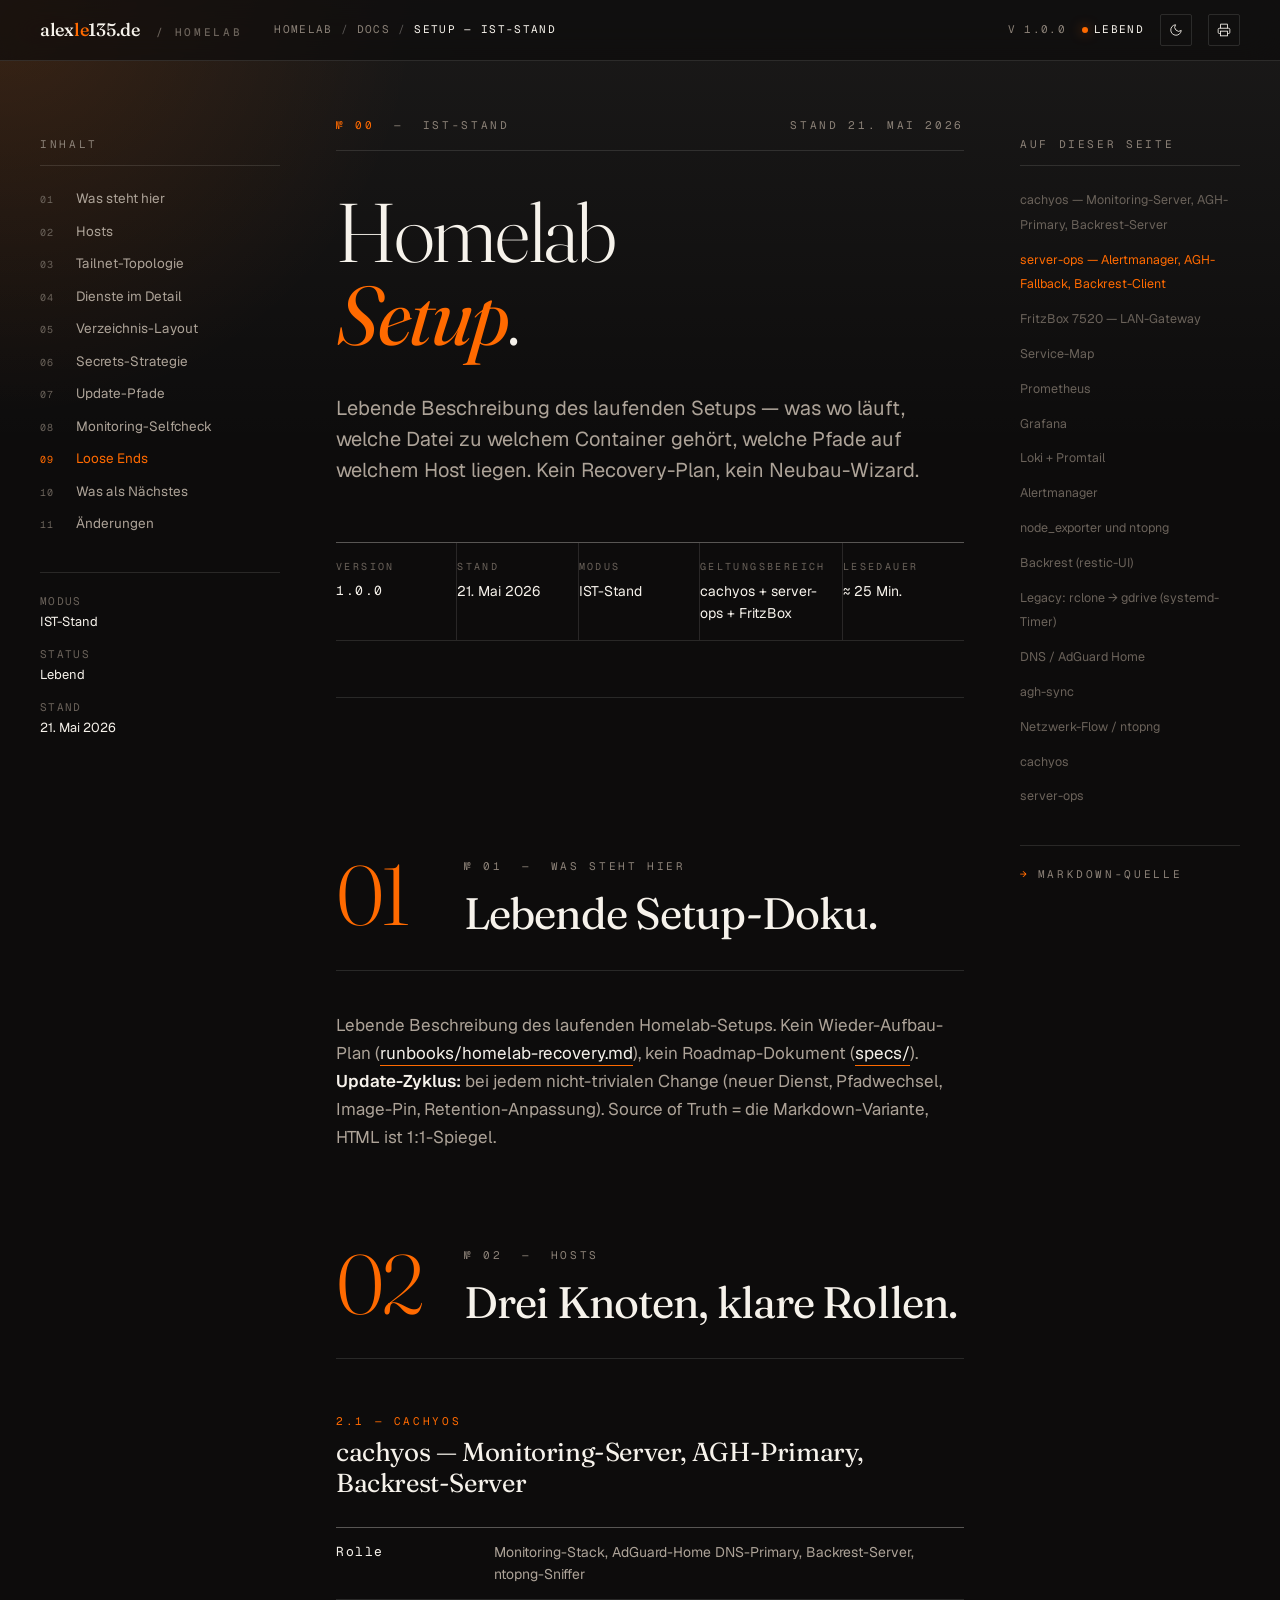
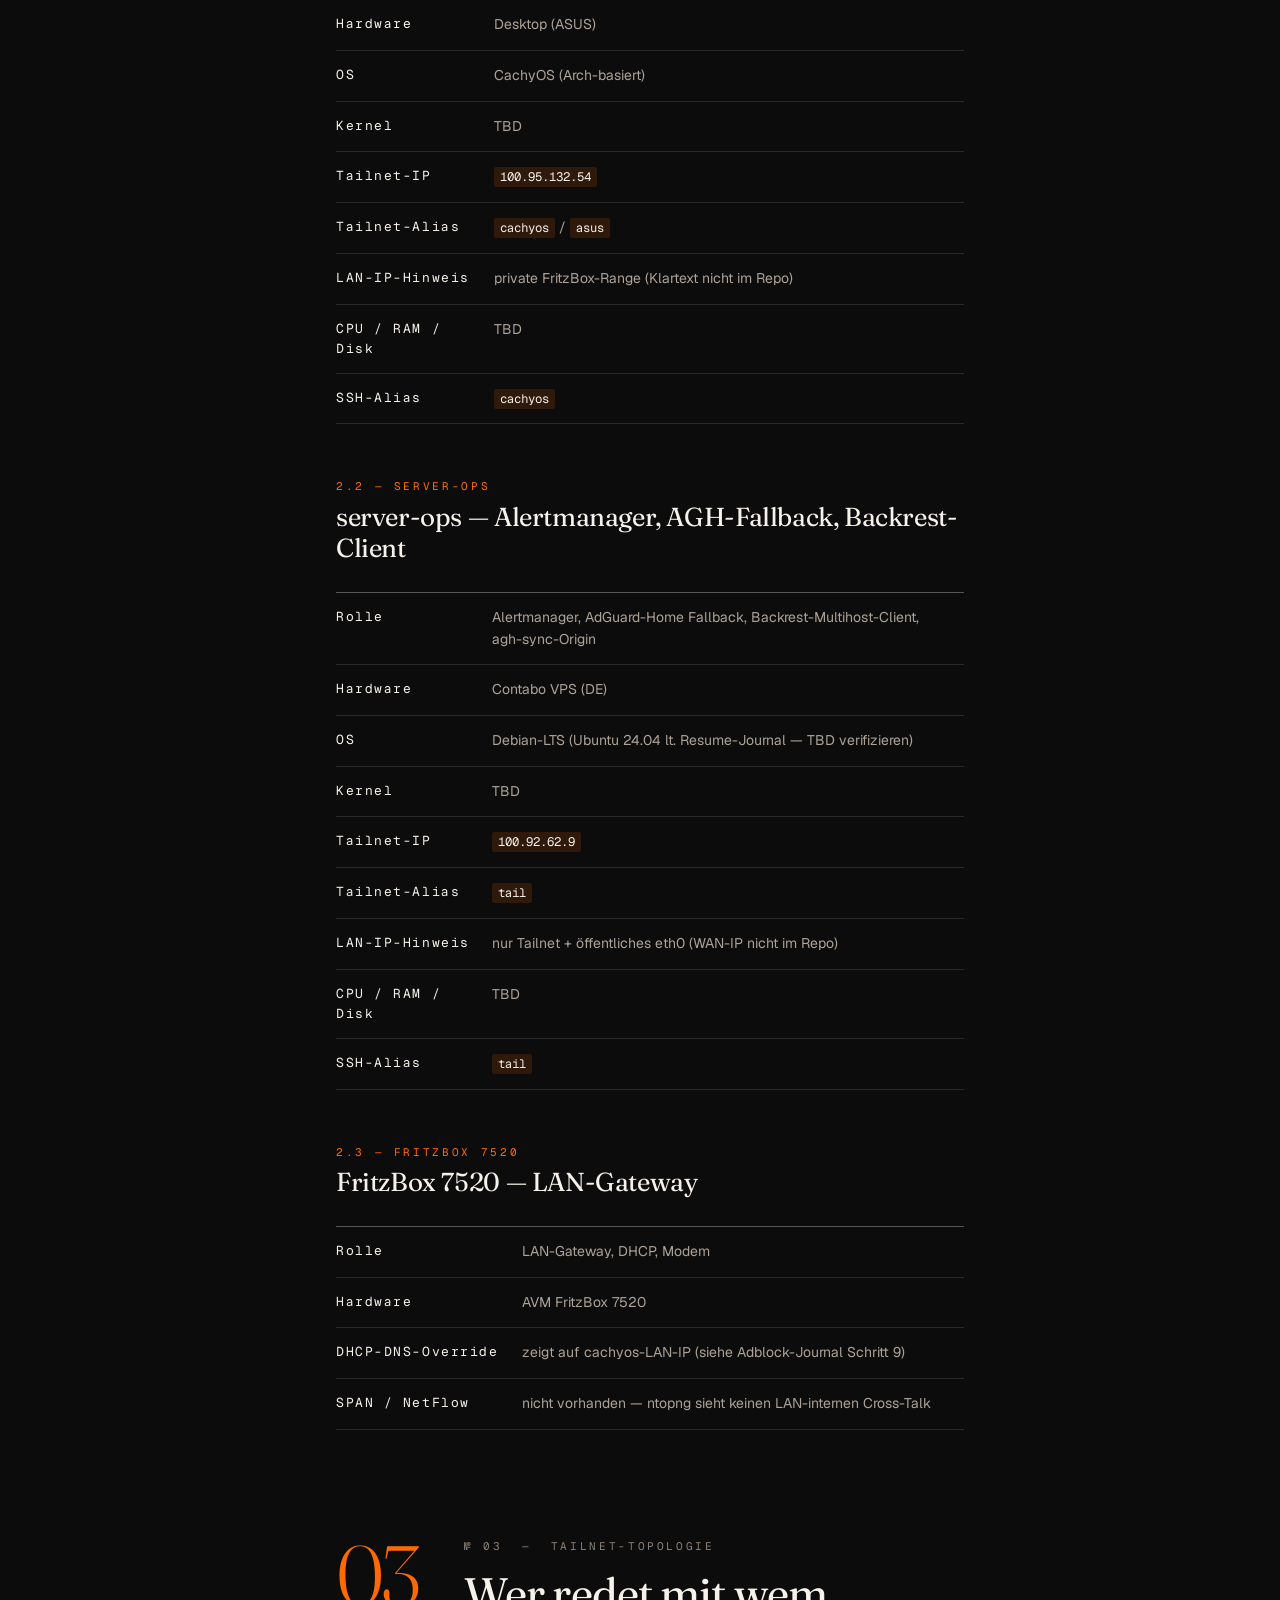
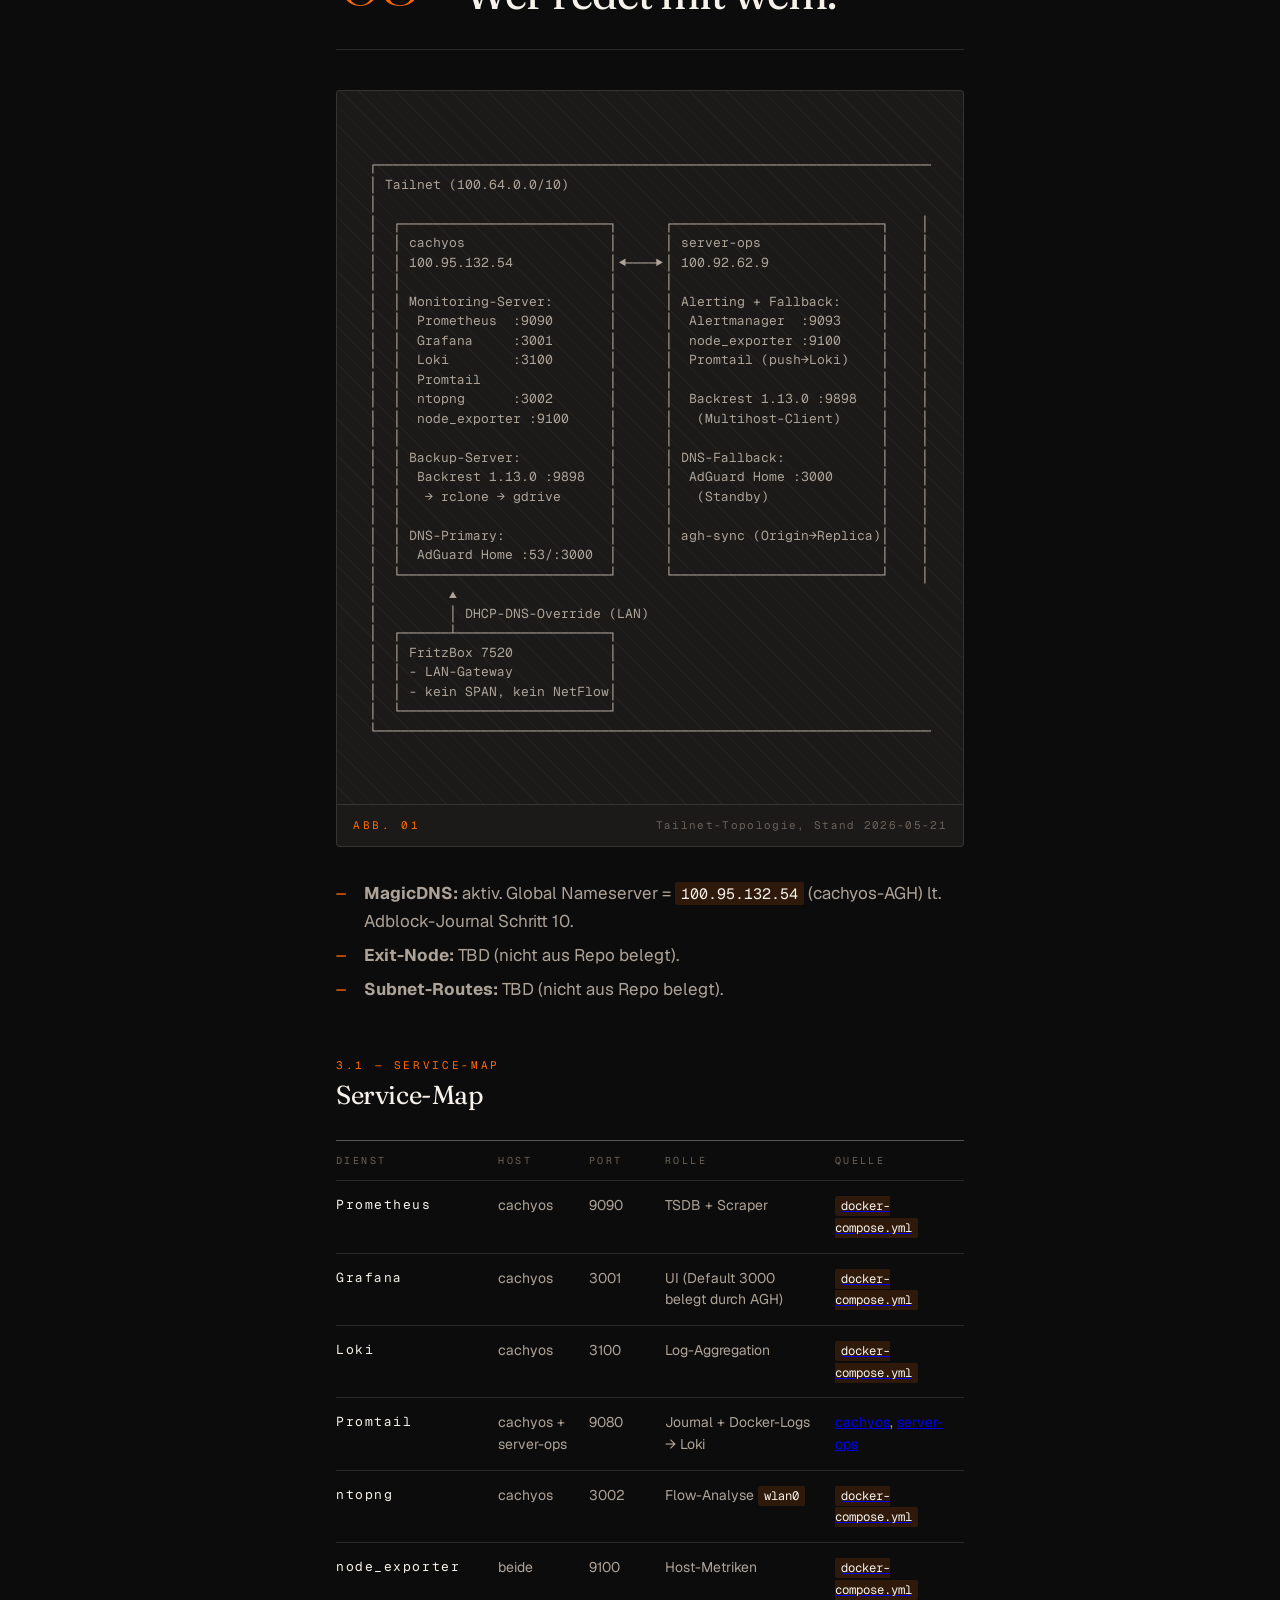
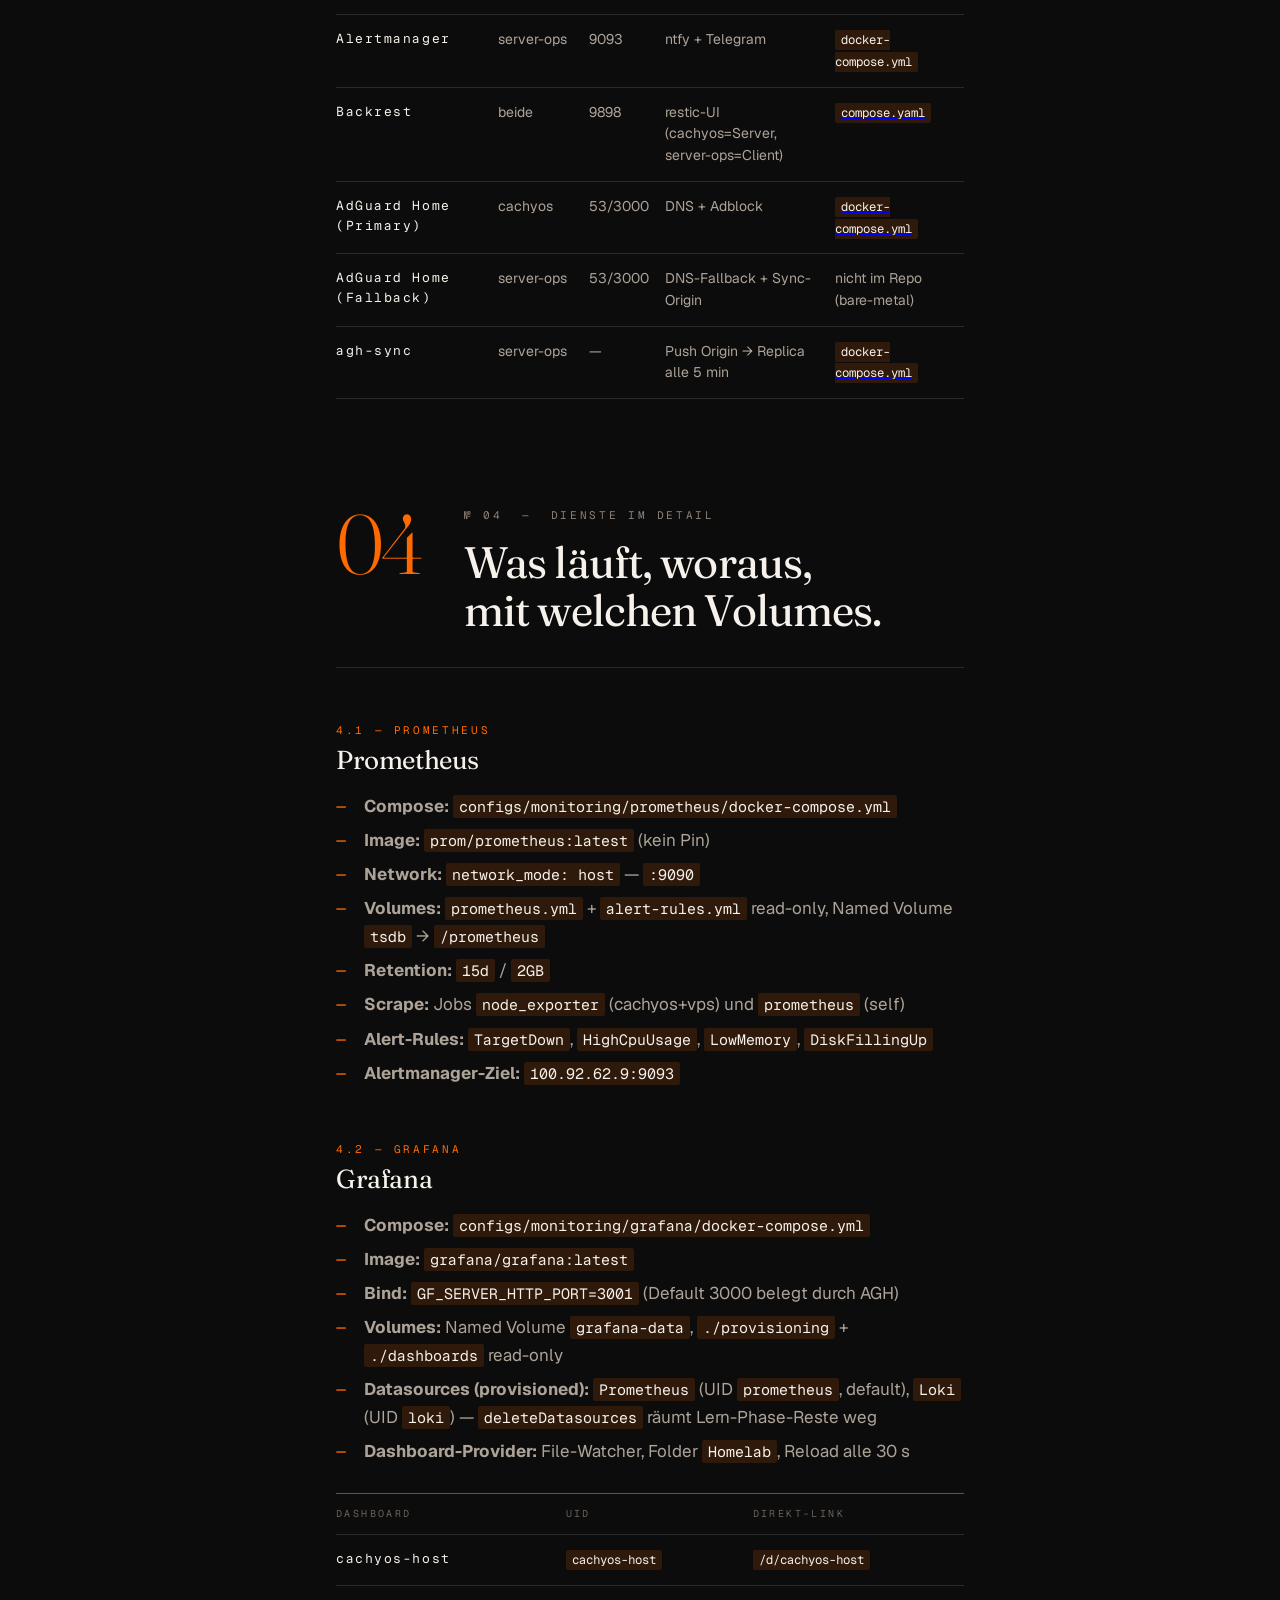
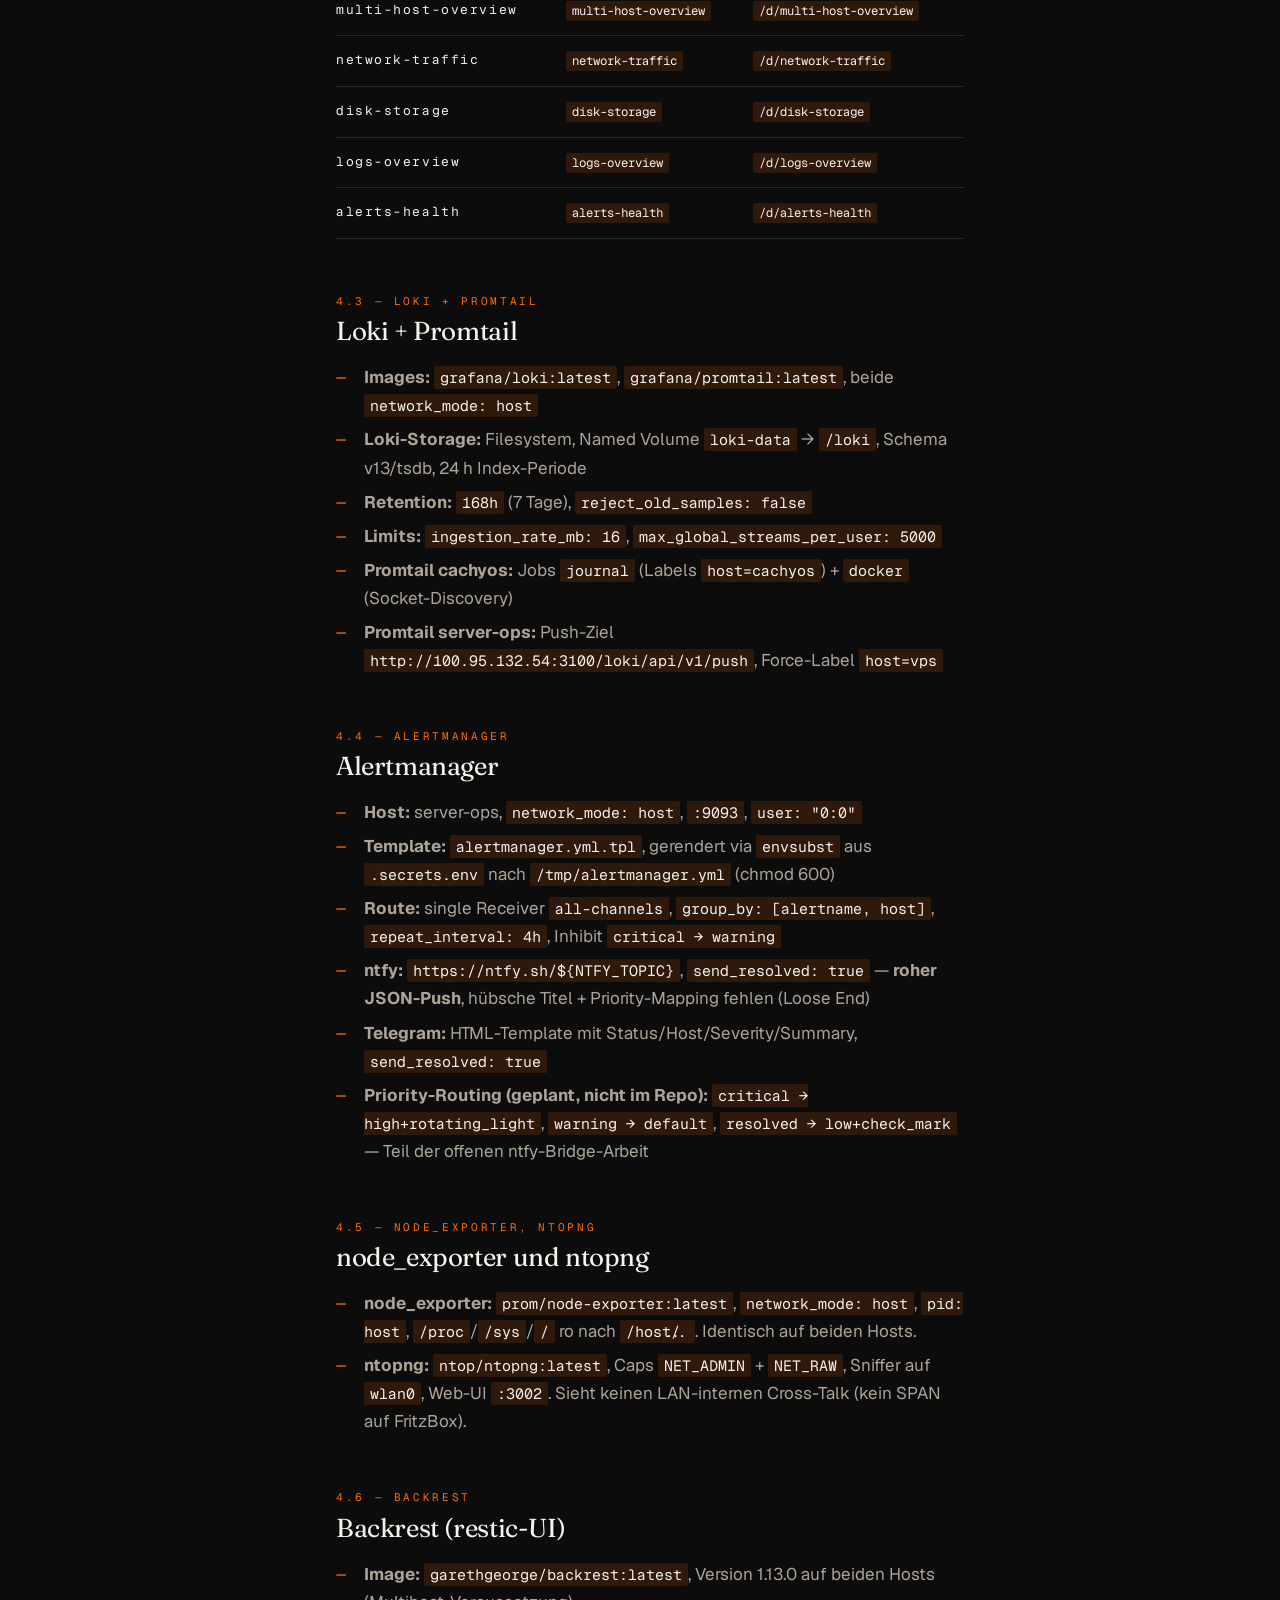
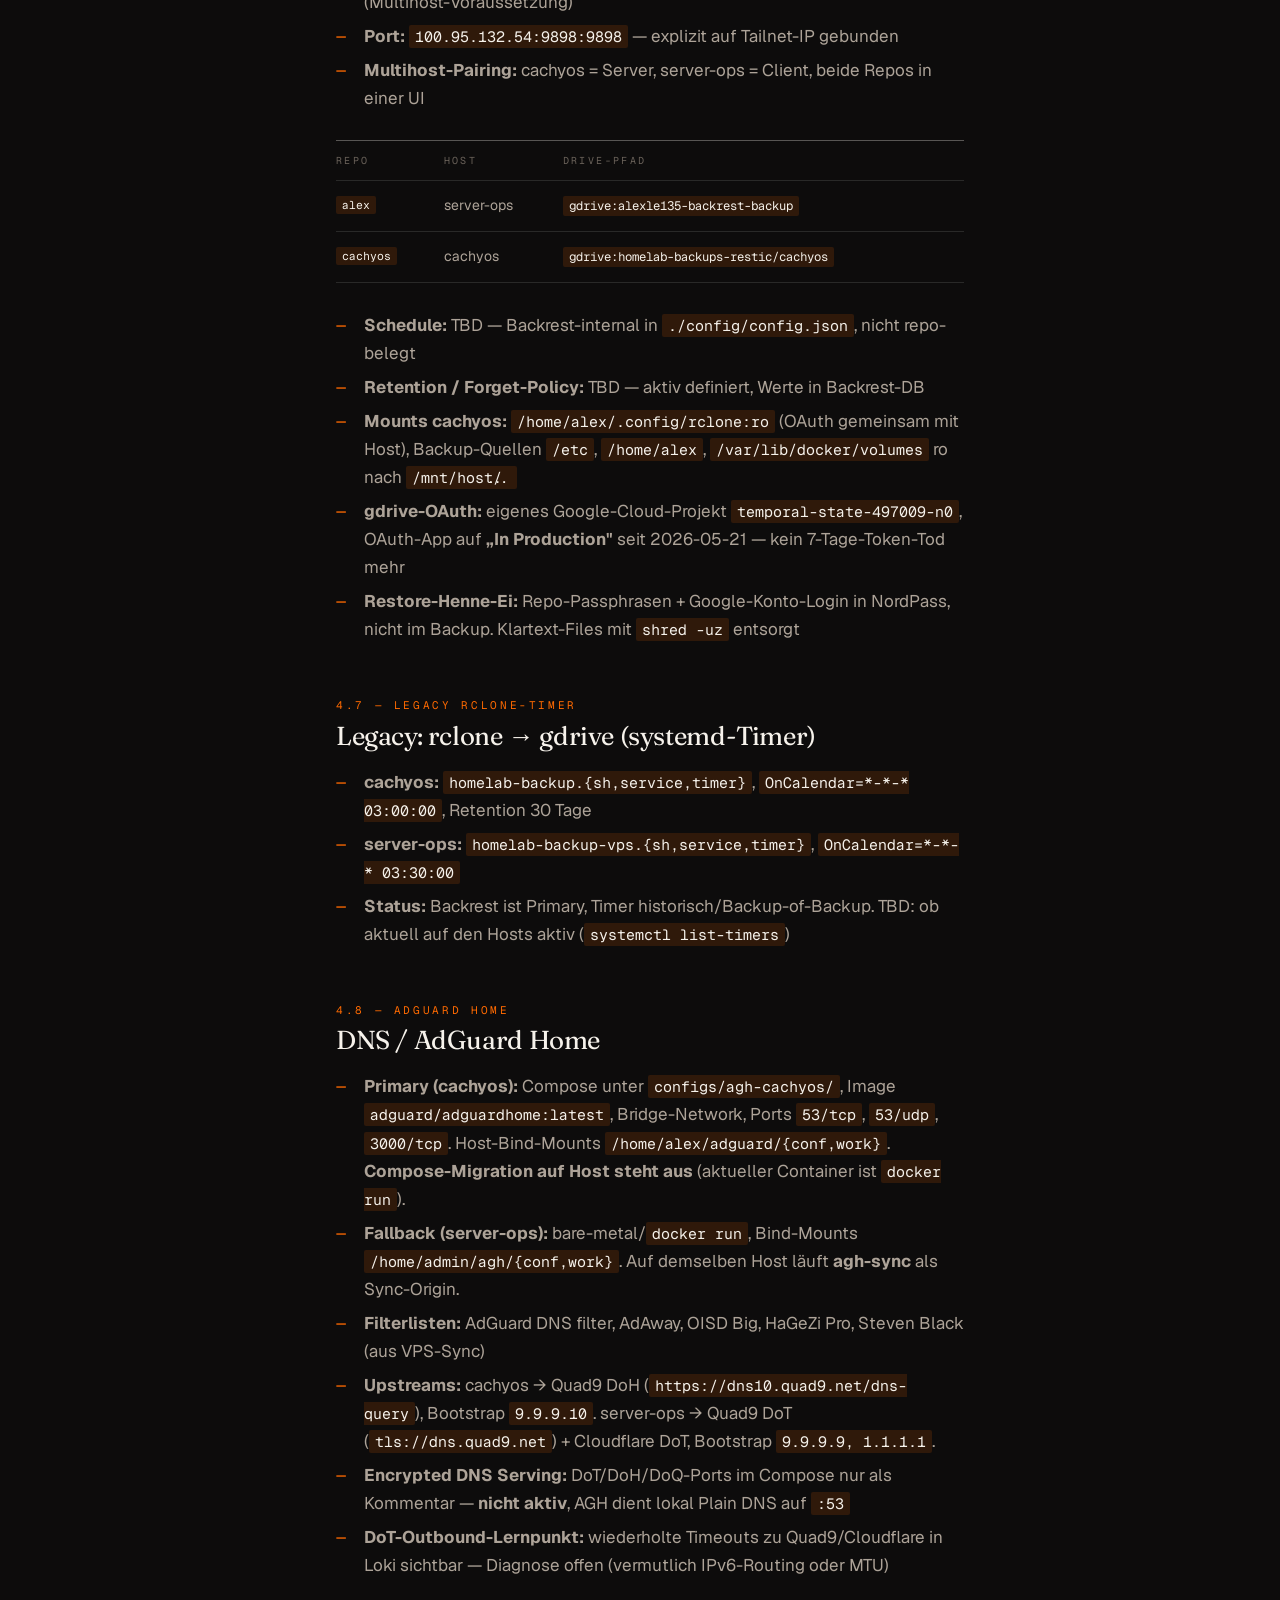
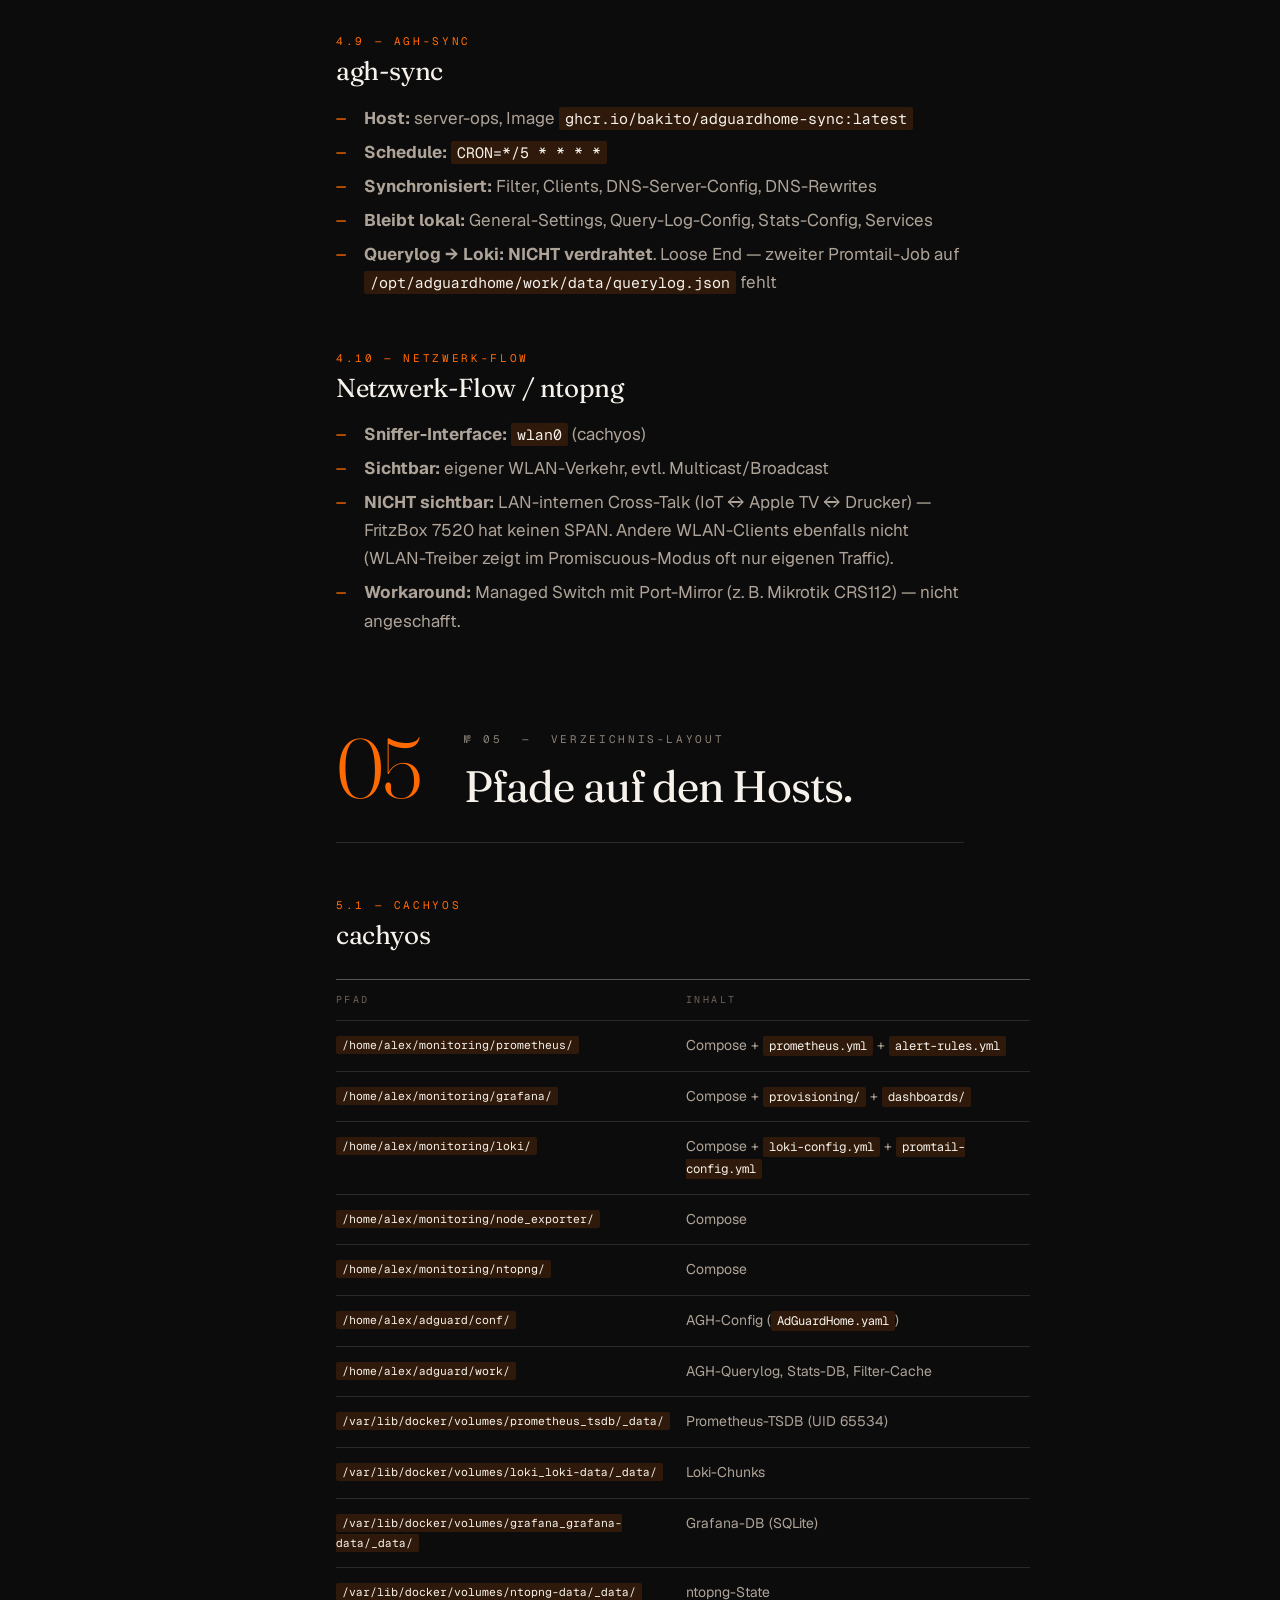
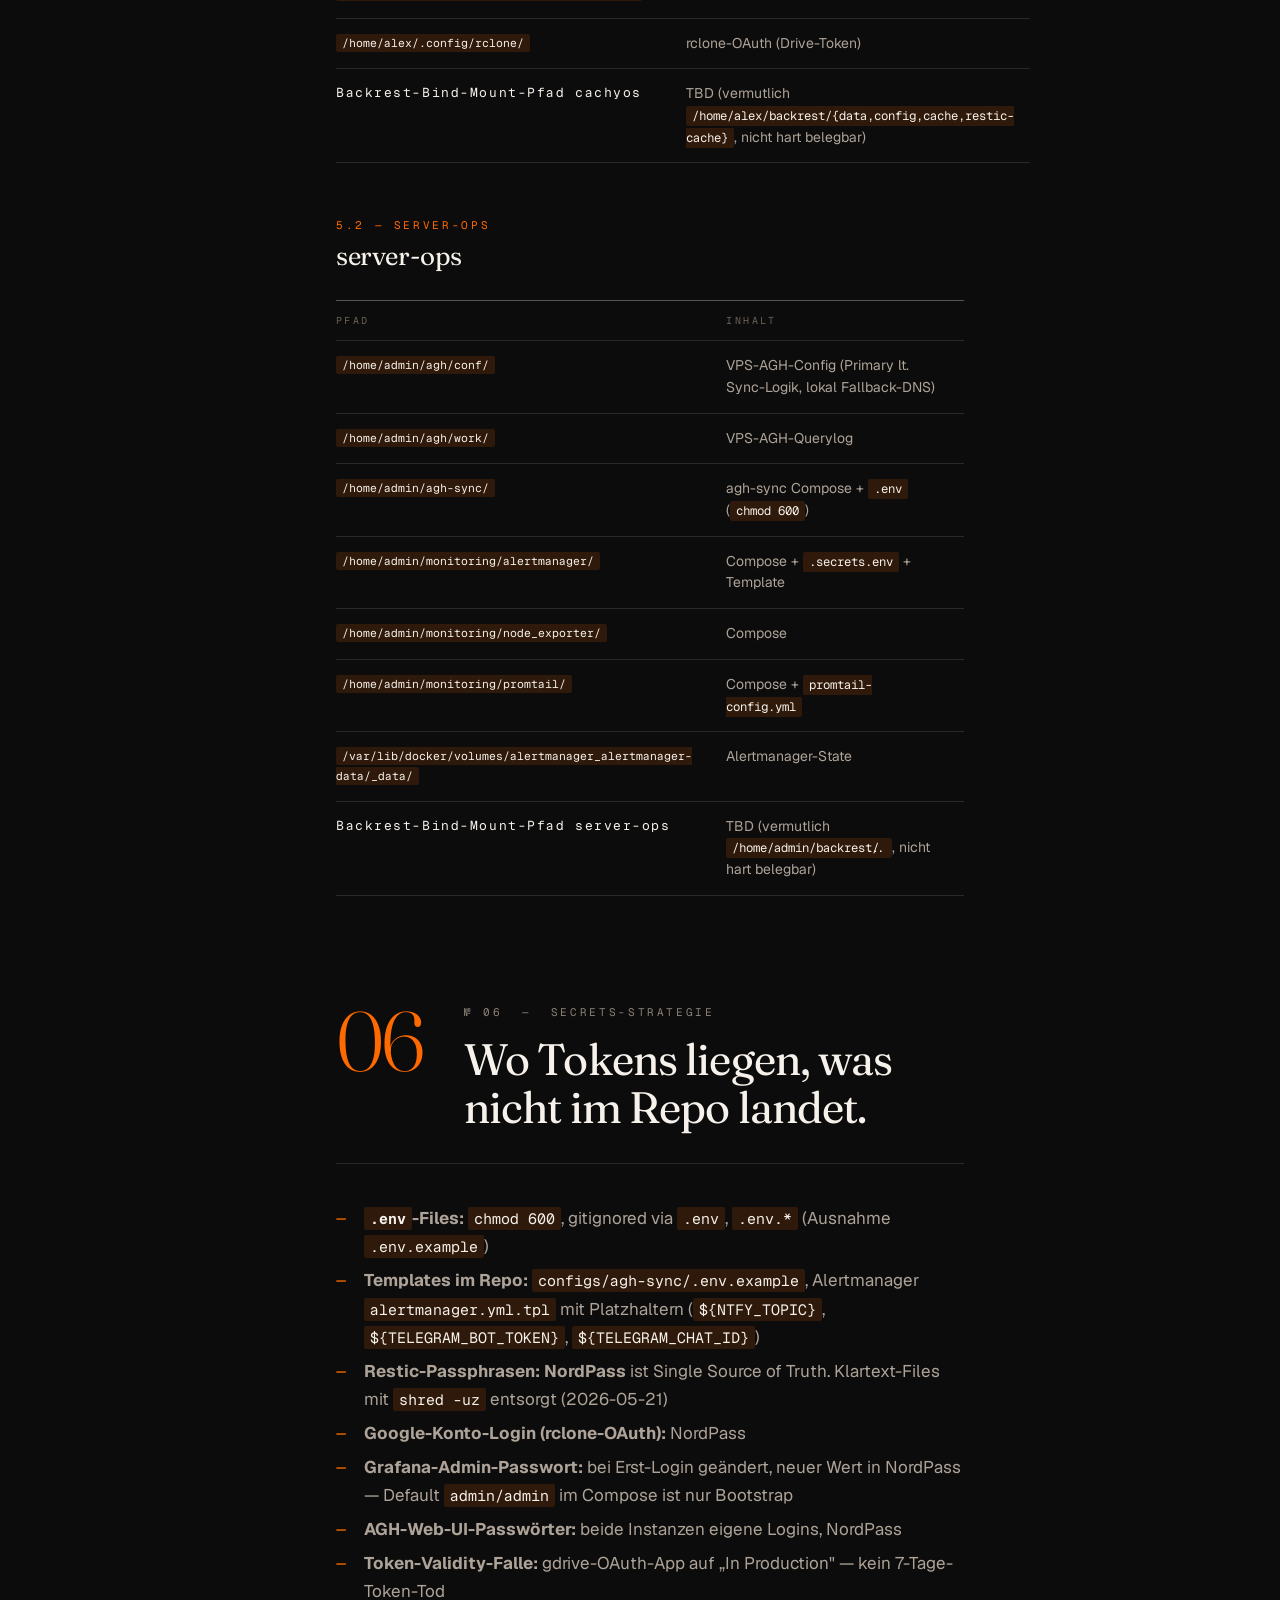
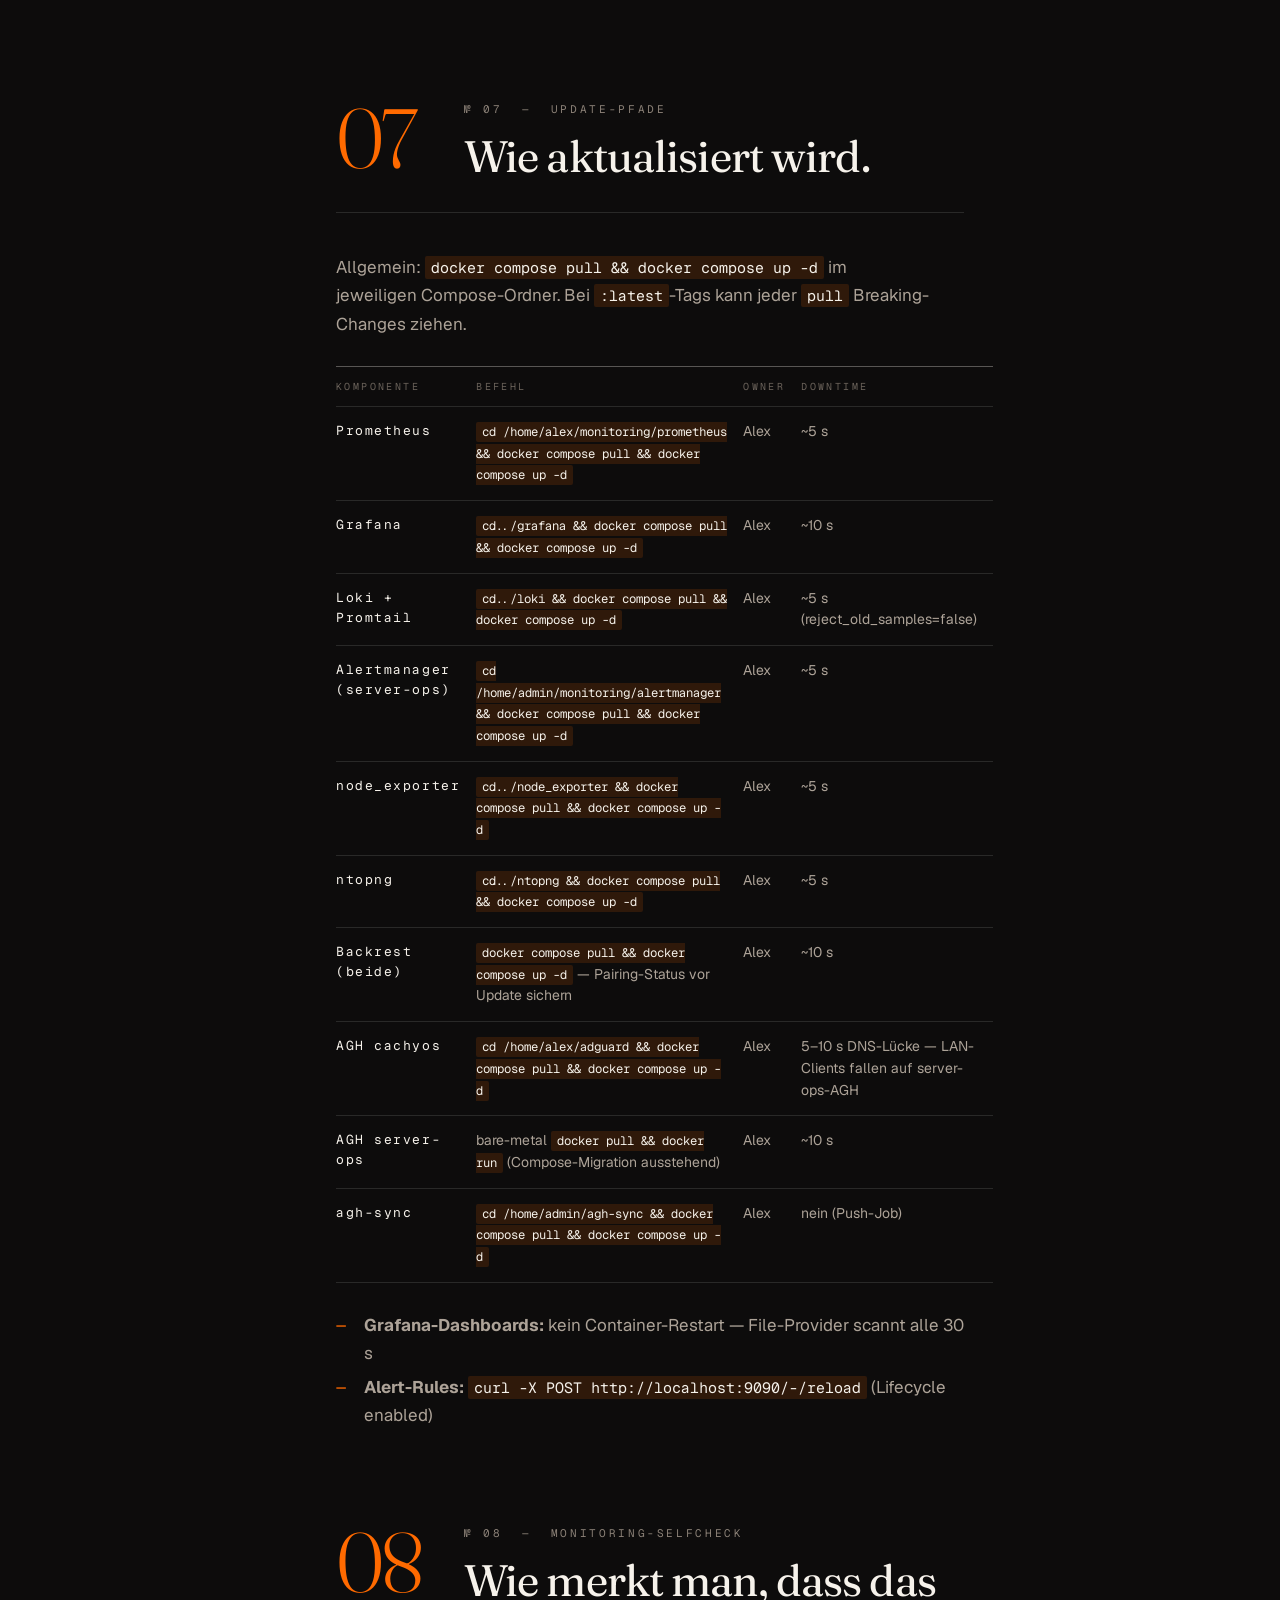
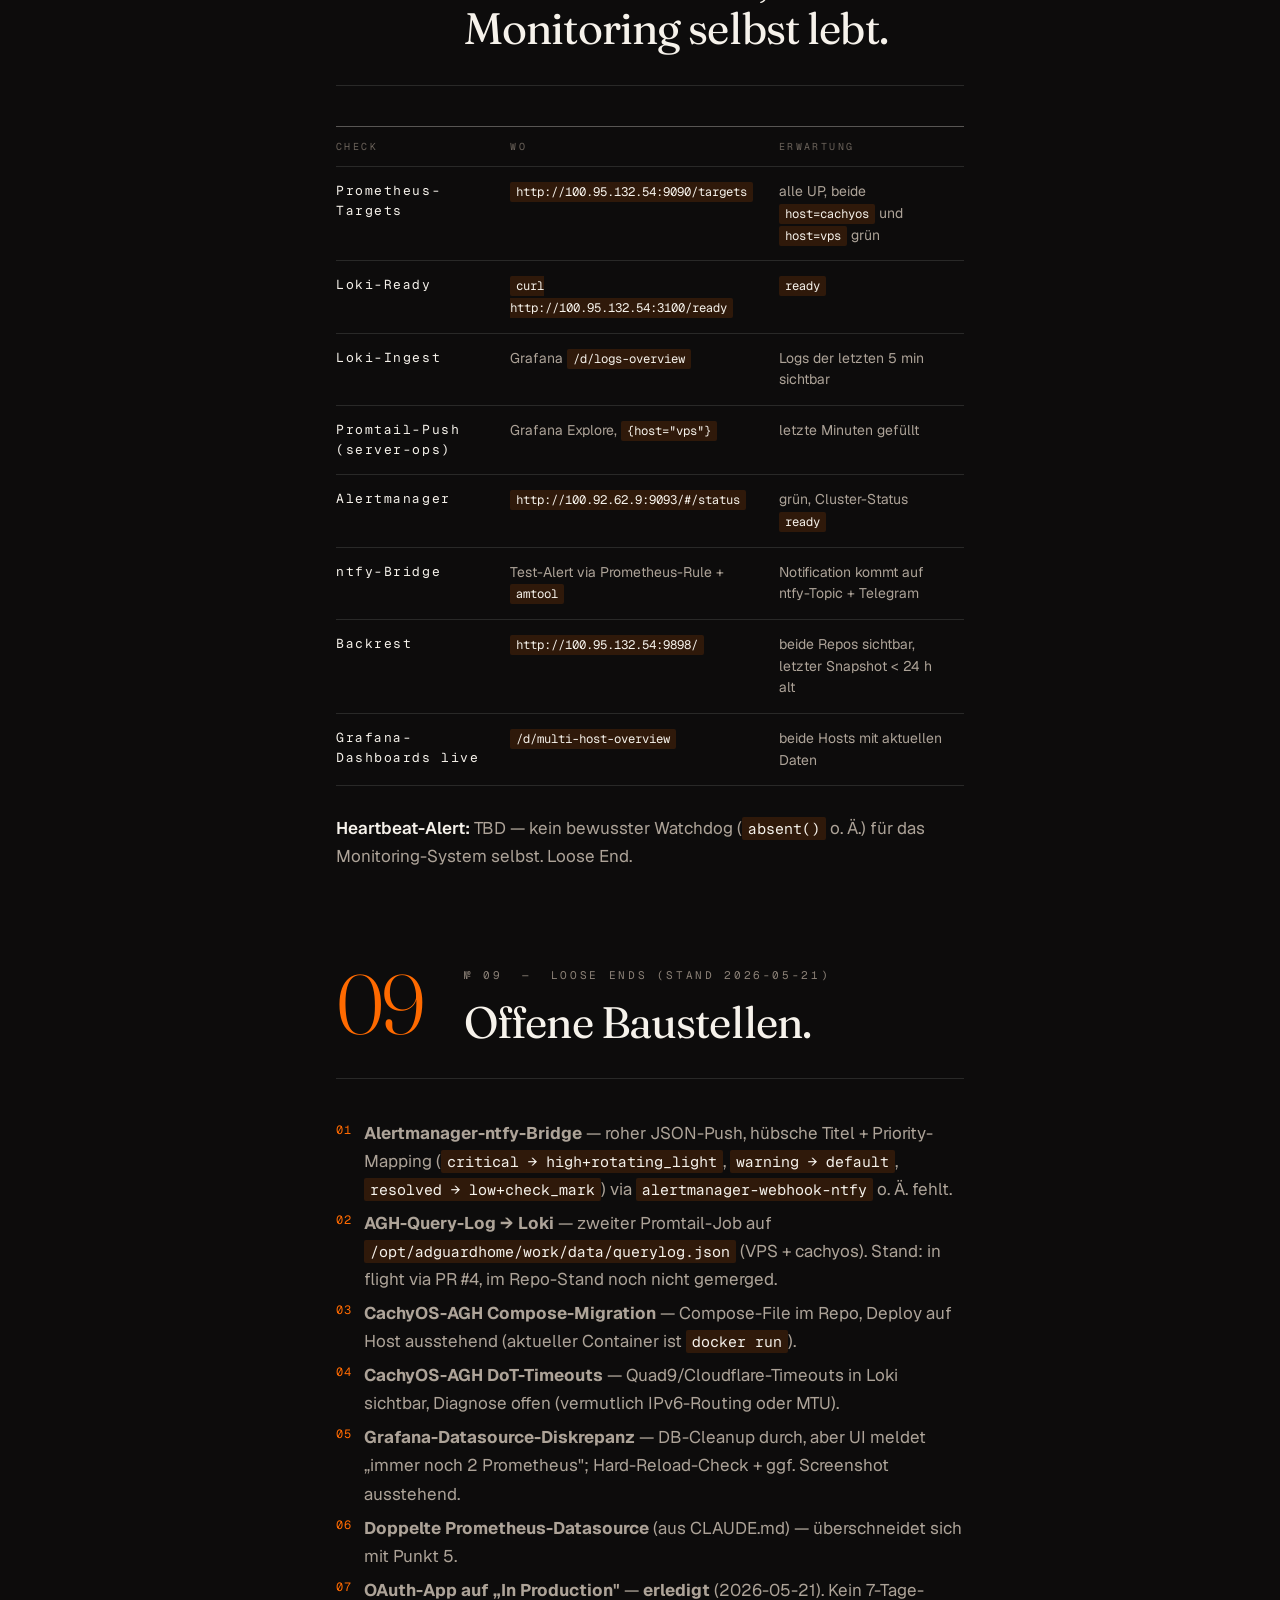
<file: docs/SETUP.html>
<!doctype html>
<html lang="de">
<head>
<meta charset="utf-8">
<meta name="viewport" content="width=device-width,initial-scale=1">
<title>Homelab Setup — IST-Stand · homelab/docs</title>

<link rel="stylesheet" href="../assets/colors_and_type.css">
<link rel="stylesheet" href="../assets/doc.css">
</head>
<body class="doc-layout">

<header class="topbar">
  <div class="topbar-inner">
    <a href="../index.html" class="brand">alex<span class="n">le</span>135.de <span style="color:var(--fg-meta); font-family:var(--ff-mono); font-size:11px; letter-spacing:var(--ls-mono); text-transform:uppercase; margin-left:12px;">/ homelab</span></a>
    <div class="crumbs">
      <a href="../index.html">homelab</a>
      <span class="sep">/</span>
      <a href="../index.html">docs</a>
      <span class="sep">/</span>
      <span class="cur">Setup — IST-Stand</span>
    </div>
    <div class="topbar-right">
      <span class="version">v 1.0.0</span>
      <span class="status draft"><span class="dot"></span>Lebend</span>
      <button class="icon-btn" id="theme-toggle" title="Theme wechseln" aria-label="Theme">
        <svg width="14" height="14" viewBox="0 0 24 24" fill="none" stroke="currentColor" stroke-width="1.5"><path d="M21 12.79A9 9 0 1 1 11.21 3 7 7 0 0 0 21 12.79z"></path></svg>
      </button>
      <button class="icon-btn" onclick="window.print()" title="Drucken / PDF" aria-label="Drucken">
        <svg width="14" height="14" viewBox="0 0 24 24" fill="none" stroke="currentColor" stroke-width="1.5"><polyline points="6 9 6 2 18 2 18 9"></polyline><path d="M6 18H4a2 2 0 0 1-2-2v-5a2 2 0 0 1 2-2h16a2 2 0 0 1 2 2v5a2 2 0 0 1-2 2h-2"></path><rect x="6" y="14" width="12" height="8"></rect></svg>
      </button>
    </div>
  </div>
</header>

<div class="shell">

  <aside class="left-rail" aria-label="Inhaltsverzeichnis">
    <div class="toc-kicker">Inhalt</div>
    <ol class="toc" id="toc">
      <li><span class="n">01</span><a href="#was-steht-hier">Was steht hier</a></li>
      <li><span class="n">02</span><a href="#hosts">Hosts</a></li>
      <li><span class="n">03</span><a href="#topologie">Tailnet-Topologie</a></li>
      <li><span class="n">04</span><a href="#dienste">Dienste im Detail</a></li>
      <li><span class="n">05</span><a href="#layout">Verzeichnis-Layout</a></li>
      <li><span class="n">06</span><a href="#secrets">Secrets-Strategie</a></li>
      <li><span class="n">07</span><a href="#updates">Update-Pfade</a></li>
      <li><span class="n">08</span><a href="#selfcheck">Monitoring-Selfcheck</a></li>
      <li><span class="n">09</span><a href="#loose-ends">Loose Ends</a></li>
      <li><span class="n">10</span><a href="#naechstes">Was als Nächstes</a></li>
      <li><span class="n">11</span><a href="#changelog">Änderungen</a></li>
    </ol>

    <div class="rail-meta">
      <div class="row">
        <span class="l">Modus</span>
        <span class="v">IST-Stand</span>
      </div>
      <div class="row">
        <span class="l">Status</span>
        <span class="v">Lebend</span>
      </div>
      <div class="row">
        <span class="l">Stand</span>
        <span class="v">21. Mai 2026</span>
      </div>
    </div>
  </aside>

  <main class="doc">

    <header class="hero">
      <div class="kicker">
        <span><span class="a">№ 00</span> &nbsp;—&nbsp; IST-STAND</span>
        <span>STAND 21. MAI 2026</span>
      </div>

      <h1>Homelab<br><span class="it">Setup</span>.</h1>

      <p class="lead">Lebende Beschreibung des laufenden Setups — was wo läuft, welche Datei zu welchem Container gehört, welche Pfade auf welchem Host liegen. Kein Recovery-Plan, kein Neubau-Wizard.</p>

      <div class="meta-strip">
        <div class="cell">
          <span class="l">Version</span>
          <span class="v mono">1.0.0</span>
        </div>
        <div class="cell">
          <span class="l">Stand</span>
          <span class="v">21. Mai 2026</span>
        </div>
        <div class="cell">
          <span class="l">Modus</span>
          <span class="v">IST-Stand</span>
        </div>
        <div class="cell">
          <span class="l">Geltungsbereich</span>
          <span class="v">cachyos + server-ops + FritzBox</span>
        </div>
        <div class="cell">
          <span class="l">Lesedauer</span>
          <span class="v">≈ 25 Min.</span>
        </div>
      </div>
    </header>

    <!-- ===== 01 WAS STEHT HIER ===== -->
    <section class="section" id="was-steht-hier" data-screen-label="01 Was steht hier">
      <div class="sec-head">
        <div class="sec-num">01</div>
        <div>
          <div class="meta">№ 01 &nbsp;—&nbsp; WAS STEHT HIER</div>
          <h2>Lebende Setup-Doku.</h2>
        </div>
      </div>
      <div class="prose">
        <p>Lebende Beschreibung des laufenden Homelab-Setups. Kein Wieder-Aufbau-Plan (<a href="runbooks/homelab-recovery.md">runbooks/homelab-recovery.md</a>), kein Roadmap-Dokument (<a href="../specs/">specs/</a>).</p>
        <p><strong>Update-Zyklus:</strong> bei jedem nicht-trivialen Change (neuer Dienst, Pfadwechsel, Image-Pin, Retention-Anpassung). Source of Truth = die Markdown-Variante, HTML ist 1:1-Spiegel.</p>
      </div>
    </section>

    <!-- ===== 02 HOSTS ===== -->
    <section class="section" id="hosts" data-screen-label="02 Hosts">
      <div class="sec-head">
        <div class="sec-num">02</div>
        <div>
          <div class="meta">№ 02 &nbsp;—&nbsp; HOSTS</div>
          <h2>Drei Knoten, klare Rollen.</h2>
        </div>
      </div>
      <div class="prose">

        <h3 data-num="2.1 — cachyos">cachyos — Monitoring-Server, AGH-Primary, Backrest-Server</h3>
        <table class="data-table">
          <tbody>
            <tr><td>Rolle</td><td>Monitoring-Stack, AdGuard-Home DNS-Primary, Backrest-Server, ntopng-Sniffer</td></tr>
            <tr><td>Hardware</td><td>Desktop (ASUS)</td></tr>
            <tr><td>OS</td><td>CachyOS (Arch-basiert)</td></tr>
            <tr><td>Kernel</td><td>TBD</td></tr>
            <tr><td>Tailnet-IP</td><td><code class="inline">100.95.132.54</code></td></tr>
            <tr><td>Tailnet-Alias</td><td><code class="inline">cachyos</code> / <code class="inline">asus</code></td></tr>
            <tr><td>LAN-IP-Hinweis</td><td>private FritzBox-Range (Klartext nicht im Repo)</td></tr>
            <tr><td>CPU / RAM / Disk</td><td>TBD</td></tr>
            <tr><td>SSH-Alias</td><td><code class="inline">cachyos</code></td></tr>
          </tbody>
        </table>

        <h3 data-num="2.2 — server-ops">server-ops — Alertmanager, AGH-Fallback, Backrest-Client</h3>
        <table class="data-table">
          <tbody>
            <tr><td>Rolle</td><td>Alertmanager, AdGuard-Home Fallback, Backrest-Multihost-Client, agh-sync-Origin</td></tr>
            <tr><td>Hardware</td><td>Contabo VPS (DE)</td></tr>
            <tr><td>OS</td><td>Debian-LTS (Ubuntu 24.04 lt. Resume-Journal — TBD verifizieren)</td></tr>
            <tr><td>Kernel</td><td>TBD</td></tr>
            <tr><td>Tailnet-IP</td><td><code class="inline">100.92.62.9</code></td></tr>
            <tr><td>Tailnet-Alias</td><td><code class="inline">tail</code></td></tr>
            <tr><td>LAN-IP-Hinweis</td><td>nur Tailnet + öffentliches eth0 (WAN-IP nicht im Repo)</td></tr>
            <tr><td>CPU / RAM / Disk</td><td>TBD</td></tr>
            <tr><td>SSH-Alias</td><td><code class="inline">tail</code></td></tr>
          </tbody>
        </table>

        <h3 data-num="2.3 — FritzBox 7520">FritzBox 7520 — LAN-Gateway</h3>
        <table class="data-table">
          <tbody>
            <tr><td>Rolle</td><td>LAN-Gateway, DHCP, Modem</td></tr>
            <tr><td>Hardware</td><td>AVM FritzBox 7520</td></tr>
            <tr><td>DHCP-DNS-Override</td><td>zeigt auf cachyos-LAN-IP (siehe Adblock-Journal Schritt 9)</td></tr>
            <tr><td>SPAN / NetFlow</td><td>nicht vorhanden — ntopng sieht keinen LAN-internen Cross-Talk</td></tr>
          </tbody>
        </table>
      </div>
    </section>

    <!-- ===== 03 TOPOLOGIE ===== -->
    <section class="section" id="topologie" data-screen-label="03 Topologie">
      <div class="sec-head">
        <div class="sec-num">03</div>
        <div>
          <div class="meta">№ 03 &nbsp;—&nbsp; TAILNET-TOPOLOGIE</div>
          <h2>Wer redet mit wem.</h2>
        </div>
      </div>
      <div class="prose">
        <figure class="fig">
          <div class="figbody">
            <div class="ascii">┌─────────────────────────────────────────────────────────────────────┐
│ Tailnet (100.64.0.0/10)                                             │
│                                                                     │
│  ┌──────────────────────────┐      ┌──────────────────────────┐    │
│  │ cachyos                  │      │ server-ops               │    │
│  │ 100.95.132.54            │◀────▶│ 100.92.62.9              │    │
│  │                          │      │                          │    │
│  │ Monitoring-Server:       │      │ Alerting + Fallback:     │    │
│  │  Prometheus  :9090       │      │  Alertmanager  :9093     │    │
│  │  Grafana     :3001       │      │  node_exporter :9100     │    │
│  │  Loki        :3100       │      │  Promtail (push→Loki)    │    │
│  │  Promtail                │      │                          │    │
│  │  ntopng      :3002       │      │  Backrest 1.13.0 :9898   │    │
│  │  node_exporter :9100     │      │   (Multihost-Client)     │    │
│  │                          │      │                          │    │
│  │ Backup-Server:           │      │ DNS-Fallback:            │    │
│  │  Backrest 1.13.0 :9898   │      │  AdGuard Home :3000      │    │
│  │   → rclone → gdrive      │      │   (Standby)              │    │
│  │                          │      │                          │    │
│  │ DNS-Primary:             │      │ agh-sync (Origin→Replica)│    │
│  │  AdGuard Home :53/:3000  │      │                          │    │
│  └──────────────────────────┘      └──────────────────────────┘    │
│         ▲                                                           │
│         │ DHCP-DNS-Override (LAN)                                   │
│  ┌──────┴───────────────────┐                                       │
│  │ FritzBox 7520            │                                       │
│  │ - LAN-Gateway            │                                       │
│  │ - kein SPAN, kein NetFlow│                                       │
│  └──────────────────────────┘                                       │
└─────────────────────────────────────────────────────────────────────┘</div>
          </div>
          <figcaption>
            <span class="num">Abb. 01</span>
            <span>Tailnet-Topologie, Stand 2026-05-21</span>
          </figcaption>
        </figure>

        <ul>
          <li><strong>MagicDNS:</strong> aktiv. Global Nameserver = <code class="inline">100.95.132.54</code> (cachyos-AGH) lt. Adblock-Journal Schritt 10.</li>
          <li><strong>Exit-Node:</strong> TBD (nicht aus Repo belegt).</li>
          <li><strong>Subnet-Routes:</strong> TBD (nicht aus Repo belegt).</li>
        </ul>

        <h3 data-num="3.1 — Service-Map">Service-Map</h3>
        <table class="data-table">
          <thead>
            <tr><th>Dienst</th><th>Host</th><th>Port</th><th>Rolle</th><th>Quelle</th></tr>
          </thead>
          <tbody>
            <tr><td>Prometheus</td><td>cachyos</td><td>9090</td><td>TSDB + Scraper</td><td><a href="../configs/monitoring/prometheus/docker-compose.yml"><code class="inline">docker-compose.yml</code></a></td></tr>
            <tr><td>Grafana</td><td>cachyos</td><td>3001</td><td>UI (Default 3000 belegt durch AGH)</td><td><a href="../configs/monitoring/grafana/docker-compose.yml"><code class="inline">docker-compose.yml</code></a></td></tr>
            <tr><td>Loki</td><td>cachyos</td><td>3100</td><td>Log-Aggregation</td><td><a href="../configs/monitoring/loki/docker-compose.yml"><code class="inline">docker-compose.yml</code></a></td></tr>
            <tr><td>Promtail</td><td>cachyos + server-ops</td><td>9080</td><td>Journal + Docker-Logs → Loki</td><td><a href="../configs/monitoring/loki/promtail-config.yml">cachyos</a>, <a href="../configs/monitoring/vps-agents/promtail/promtail-config.yml">server-ops</a></td></tr>
            <tr><td>ntopng</td><td>cachyos</td><td>3002</td><td>Flow-Analyse <code class="inline">wlan0</code></td><td><a href="../configs/monitoring/ntopng/docker-compose.yml"><code class="inline">docker-compose.yml</code></a></td></tr>
            <tr><td>node_exporter</td><td>beide</td><td>9100</td><td>Host-Metriken</td><td><a href="../configs/monitoring/node_exporter/docker-compose.yml"><code class="inline">docker-compose.yml</code></a></td></tr>
            <tr><td>Alertmanager</td><td>server-ops</td><td>9093</td><td>ntfy + Telegram</td><td><a href="../configs/monitoring/alertmanager/docker-compose.yml"><code class="inline">docker-compose.yml</code></a></td></tr>
            <tr><td>Backrest</td><td>beide</td><td>9898</td><td>restic-UI (cachyos=Server, server-ops=Client)</td><td><a href="../configs/monitoring/backrest/compose.yaml"><code class="inline">compose.yaml</code></a></td></tr>
            <tr><td>AdGuard Home (Primary)</td><td>cachyos</td><td>53/3000</td><td>DNS + Adblock</td><td><a href="../configs/agh-cachyos/docker-compose.yml"><code class="inline">docker-compose.yml</code></a></td></tr>
            <tr><td>AdGuard Home (Fallback)</td><td>server-ops</td><td>53/3000</td><td>DNS-Fallback + Sync-Origin</td><td>nicht im Repo (bare-metal)</td></tr>
            <tr><td>agh-sync</td><td>server-ops</td><td>—</td><td>Push Origin → Replica alle 5 min</td><td><a href="../configs/agh-sync/docker-compose.yml"><code class="inline">docker-compose.yml</code></a></td></tr>
          </tbody>
        </table>
      </div>
    </section>

    <!-- ===== 04 DIENSTE ===== -->
    <section class="section" id="dienste" data-screen-label="04 Dienste">
      <div class="sec-head">
        <div class="sec-num">04</div>
        <div>
          <div class="meta">№ 04 &nbsp;—&nbsp; DIENSTE IM DETAIL</div>
          <h2>Was läuft, woraus, mit welchen Volumes.</h2>
        </div>
      </div>
      <div class="prose">

        <h3 data-num="4.1 — Prometheus">Prometheus</h3>
        <ul>
          <li><strong>Compose:</strong> <code class="inline">configs/monitoring/prometheus/docker-compose.yml</code></li>
          <li><strong>Image:</strong> <code class="inline">prom/prometheus:latest</code> (kein Pin)</li>
          <li><strong>Network:</strong> <code class="inline">network_mode: host</code> — <code class="inline">:9090</code></li>
          <li><strong>Volumes:</strong> <code class="inline">prometheus.yml</code> + <code class="inline">alert-rules.yml</code> read-only, Named Volume <code class="inline">tsdb</code> → <code class="inline">/prometheus</code></li>
          <li><strong>Retention:</strong> <code class="inline">15d</code> / <code class="inline">2GB</code></li>
          <li><strong>Scrape:</strong> Jobs <code class="inline">node_exporter</code> (cachyos+vps) und <code class="inline">prometheus</code> (self)</li>
          <li><strong>Alert-Rules:</strong> <code class="inline">TargetDown</code>, <code class="inline">HighCpuUsage</code>, <code class="inline">LowMemory</code>, <code class="inline">DiskFillingUp</code></li>
          <li><strong>Alertmanager-Ziel:</strong> <code class="inline">100.92.62.9:9093</code></li>
        </ul>

        <h3 data-num="4.2 — Grafana">Grafana</h3>
        <ul>
          <li><strong>Compose:</strong> <code class="inline">configs/monitoring/grafana/docker-compose.yml</code></li>
          <li><strong>Image:</strong> <code class="inline">grafana/grafana:latest</code></li>
          <li><strong>Bind:</strong> <code class="inline">GF_SERVER_HTTP_PORT=3001</code> (Default 3000 belegt durch AGH)</li>
          <li><strong>Volumes:</strong> Named Volume <code class="inline">grafana-data</code>, <code class="inline">./provisioning</code> + <code class="inline">./dashboards</code> read-only</li>
          <li><strong>Datasources (provisioned):</strong> <code class="inline">Prometheus</code> (UID <code class="inline">prometheus</code>, default), <code class="inline">Loki</code> (UID <code class="inline">loki</code>) — <code class="inline">deleteDatasources</code> räumt Lern-Phase-Reste weg</li>
          <li><strong>Dashboard-Provider:</strong> File-Watcher, Folder <code class="inline">Homelab</code>, Reload alle 30 s</li>
        </ul>
        <table class="data-table">
          <thead>
            <tr><th>Dashboard</th><th>UID</th><th>Direkt-Link</th></tr>
          </thead>
          <tbody>
            <tr><td>cachyos-host</td><td><code class="inline">cachyos-host</code></td><td><code class="inline">/d/cachyos-host</code></td></tr>
            <tr><td>multi-host-overview</td><td><code class="inline">multi-host-overview</code></td><td><code class="inline">/d/multi-host-overview</code></td></tr>
            <tr><td>network-traffic</td><td><code class="inline">network-traffic</code></td><td><code class="inline">/d/network-traffic</code></td></tr>
            <tr><td>disk-storage</td><td><code class="inline">disk-storage</code></td><td><code class="inline">/d/disk-storage</code></td></tr>
            <tr><td>logs-overview</td><td><code class="inline">logs-overview</code></td><td><code class="inline">/d/logs-overview</code></td></tr>
            <tr><td>alerts-health</td><td><code class="inline">alerts-health</code></td><td><code class="inline">/d/alerts-health</code></td></tr>
          </tbody>
        </table>

        <h3 data-num="4.3 — Loki + Promtail">Loki + Promtail</h3>
        <ul>
          <li><strong>Images:</strong> <code class="inline">grafana/loki:latest</code>, <code class="inline">grafana/promtail:latest</code>, beide <code class="inline">network_mode: host</code></li>
          <li><strong>Loki-Storage:</strong> Filesystem, Named Volume <code class="inline">loki-data</code> → <code class="inline">/loki</code>, Schema v13/tsdb, 24 h Index-Periode</li>
          <li><strong>Retention:</strong> <code class="inline">168h</code> (7 Tage), <code class="inline">reject_old_samples: false</code></li>
          <li><strong>Limits:</strong> <code class="inline">ingestion_rate_mb: 16</code>, <code class="inline">max_global_streams_per_user: 5000</code></li>
          <li><strong>Promtail cachyos:</strong> Jobs <code class="inline">journal</code> (Labels <code class="inline">host=cachyos</code>) + <code class="inline">docker</code> (Socket-Discovery)</li>
          <li><strong>Promtail server-ops:</strong> Push-Ziel <code class="inline">http://100.95.132.54:3100/loki/api/v1/push</code>, Force-Label <code class="inline">host=vps</code></li>
        </ul>

        <h3 data-num="4.4 — Alertmanager">Alertmanager</h3>
        <ul>
          <li><strong>Host:</strong> server-ops, <code class="inline">network_mode: host</code>, <code class="inline">:9093</code>, <code class="inline">user: "0:0"</code></li>
          <li><strong>Template:</strong> <code class="inline">alertmanager.yml.tpl</code>, gerendert via <code class="inline">envsubst</code> aus <code class="inline">.secrets.env</code> nach <code class="inline">/tmp/alertmanager.yml</code> (chmod 600)</li>
          <li><strong>Route:</strong> single Receiver <code class="inline">all-channels</code>, <code class="inline">group_by: [alertname, host]</code>, <code class="inline">repeat_interval: 4h</code>, Inhibit <code class="inline">critical → warning</code></li>
          <li><strong>ntfy:</strong> <code class="inline">https://ntfy.sh/${NTFY_TOPIC}</code>, <code class="inline">send_resolved: true</code> — <strong>roher JSON-Push</strong>, hübsche Titel + Priority-Mapping fehlen (Loose End)</li>
          <li><strong>Telegram:</strong> HTML-Template mit Status/Host/Severity/Summary, <code class="inline">send_resolved: true</code></li>
          <li><strong>Priority-Routing (geplant, nicht im Repo):</strong> <code class="inline">critical → high+rotating_light</code>, <code class="inline">warning → default</code>, <code class="inline">resolved → low+check_mark</code> — Teil der offenen ntfy-Bridge-Arbeit</li>
        </ul>

        <h3 data-num="4.5 — node_exporter, ntopng">node_exporter und ntopng</h3>
        <ul>
          <li><strong>node_exporter:</strong> <code class="inline">prom/node-exporter:latest</code>, <code class="inline">network_mode: host</code>, <code class="inline">pid: host</code>, <code class="inline">/proc</code>/<code class="inline">/sys</code>/<code class="inline">/</code> ro nach <code class="inline">/host/...</code>. Identisch auf beiden Hosts.</li>
          <li><strong>ntopng:</strong> <code class="inline">ntop/ntopng:latest</code>, Caps <code class="inline">NET_ADMIN</code> + <code class="inline">NET_RAW</code>, Sniffer auf <code class="inline">wlan0</code>, Web-UI <code class="inline">:3002</code>. Sieht keinen LAN-internen Cross-Talk (kein SPAN auf FritzBox).</li>
        </ul>

        <h3 data-num="4.6 — Backrest">Backrest (restic-UI)</h3>
        <ul>
          <li><strong>Image:</strong> <code class="inline">garethgeorge/backrest:latest</code>, Version 1.13.0 auf beiden Hosts (Multihost-Voraussetzung)</li>
          <li><strong>Port:</strong> <code class="inline">100.95.132.54:9898:9898</code> — explizit auf Tailnet-IP gebunden</li>
          <li><strong>Multihost-Pairing:</strong> cachyos = Server, server-ops = Client, beide Repos in einer UI</li>
        </ul>
        <table class="data-table">
          <thead>
            <tr><th>Repo</th><th>Host</th><th>Drive-Pfad</th></tr>
          </thead>
          <tbody>
            <tr><td><code class="inline">alex</code></td><td>server-ops</td><td><code class="inline">gdrive:alexle135-backrest-backup</code></td></tr>
            <tr><td><code class="inline">cachyos</code></td><td>cachyos</td><td><code class="inline">gdrive:homelab-backups-restic/cachyos</code></td></tr>
          </tbody>
        </table>
        <ul>
          <li><strong>Schedule:</strong> TBD — Backrest-internal in <code class="inline">./config/config.json</code>, nicht repo-belegt</li>
          <li><strong>Retention / Forget-Policy:</strong> TBD — aktiv definiert, Werte in Backrest-DB</li>
          <li><strong>Mounts cachyos:</strong> <code class="inline">/home/alex/.config/rclone:ro</code> (OAuth gemeinsam mit Host), Backup-Quellen <code class="inline">/etc</code>, <code class="inline">/home/alex</code>, <code class="inline">/var/lib/docker/volumes</code> ro nach <code class="inline">/mnt/host/...</code></li>
          <li><strong>gdrive-OAuth:</strong> eigenes Google-Cloud-Projekt <code class="inline">temporal-state-497009-n0</code>, OAuth-App auf <strong>„In Production"</strong> seit 2026-05-21 — kein 7-Tage-Token-Tod mehr</li>
          <li><strong>Restore-Henne-Ei:</strong> Repo-Passphrasen + Google-Konto-Login in NordPass, nicht im Backup. Klartext-Files mit <code class="inline">shred -uz</code> entsorgt</li>
        </ul>

        <h3 data-num="4.7 — Legacy rclone-Timer">Legacy: rclone → gdrive (systemd-Timer)</h3>
        <ul>
          <li><strong>cachyos:</strong> <code class="inline">homelab-backup.{sh,service,timer}</code>, <code class="inline">OnCalendar=*-*-* 03:00:00</code>, Retention 30 Tage</li>
          <li><strong>server-ops:</strong> <code class="inline">homelab-backup-vps.{sh,service,timer}</code>, <code class="inline">OnCalendar=*-*-* 03:30:00</code></li>
          <li><strong>Status:</strong> Backrest ist Primary, Timer historisch/Backup-of-Backup. TBD: ob aktuell auf den Hosts aktiv (<code class="inline">systemctl list-timers</code>)</li>
        </ul>

        <h3 data-num="4.8 — AdGuard Home">DNS / AdGuard Home</h3>
        <ul>
          <li><strong>Primary (cachyos):</strong> Compose unter <code class="inline">configs/agh-cachyos/</code>, Image <code class="inline">adguard/adguardhome:latest</code>, Bridge-Network, Ports <code class="inline">53/tcp</code>, <code class="inline">53/udp</code>, <code class="inline">3000/tcp</code>. Host-Bind-Mounts <code class="inline">/home/alex/adguard/{conf,work}</code>. <strong>Compose-Migration auf Host steht aus</strong> (aktueller Container ist <code class="inline">docker run</code>).</li>
          <li><strong>Fallback (server-ops):</strong> bare-metal/<code class="inline">docker run</code>, Bind-Mounts <code class="inline">/home/admin/agh/{conf,work}</code>. Auf demselben Host läuft <strong>agh-sync</strong> als Sync-Origin.</li>
          <li><strong>Filterlisten:</strong> AdGuard DNS filter, AdAway, OISD Big, HaGeZi Pro, Steven Black (aus VPS-Sync)</li>
          <li><strong>Upstreams:</strong> cachyos → Quad9 DoH (<code class="inline">https://dns10.quad9.net/dns-query</code>), Bootstrap <code class="inline">9.9.9.10</code>. server-ops → Quad9 DoT (<code class="inline">tls://dns.quad9.net</code>) + Cloudflare DoT, Bootstrap <code class="inline">9.9.9.9, 1.1.1.1</code>.</li>
          <li><strong>Encrypted DNS Serving:</strong> DoT/DoH/DoQ-Ports im Compose nur als Kommentar — <strong>nicht aktiv</strong>, AGH dient lokal Plain DNS auf <code class="inline">:53</code></li>
          <li><strong>DoT-Outbound-Lernpunkt:</strong> wiederholte Timeouts zu Quad9/Cloudflare in Loki sichtbar — Diagnose offen (vermutlich IPv6-Routing oder MTU)</li>
        </ul>

        <h3 data-num="4.9 — agh-sync">agh-sync</h3>
        <ul>
          <li><strong>Host:</strong> server-ops, Image <code class="inline">ghcr.io/bakito/adguardhome-sync:latest</code></li>
          <li><strong>Schedule:</strong> <code class="inline">CRON=*/5 * * * *</code></li>
          <li><strong>Synchronisiert:</strong> Filter, Clients, DNS-Server-Config, DNS-Rewrites</li>
          <li><strong>Bleibt lokal:</strong> General-Settings, Query-Log-Config, Stats-Config, Services</li>
          <li><strong>Querylog → Loki:</strong> <strong>NICHT verdrahtet</strong>. Loose End — zweiter Promtail-Job auf <code class="inline">/opt/adguardhome/work/data/querylog.json</code> fehlt</li>
        </ul>

        <h3 data-num="4.10 — Netzwerk-Flow">Netzwerk-Flow / ntopng</h3>
        <ul>
          <li><strong>Sniffer-Interface:</strong> <code class="inline">wlan0</code> (cachyos)</li>
          <li><strong>Sichtbar:</strong> eigener WLAN-Verkehr, evtl. Multicast/Broadcast</li>
          <li><strong>NICHT sichtbar:</strong> LAN-internen Cross-Talk (IoT ↔ Apple TV ↔ Drucker) — FritzBox 7520 hat keinen SPAN. Andere WLAN-Clients ebenfalls nicht (WLAN-Treiber zeigt im Promiscuous-Modus oft nur eigenen Traffic).</li>
          <li><strong>Workaround:</strong> Managed Switch mit Port-Mirror (z. B. Mikrotik CRS112) — nicht angeschafft.</li>
        </ul>
      </div>
    </section>

    <!-- ===== 05 LAYOUT ===== -->
    <section class="section" id="layout" data-screen-label="05 Layout">
      <div class="sec-head">
        <div class="sec-num">05</div>
        <div>
          <div class="meta">№ 05 &nbsp;—&nbsp; VERZEICHNIS-LAYOUT</div>
          <h2>Pfade auf den Hosts.</h2>
        </div>
      </div>
      <div class="prose">

        <h3 data-num="5.1 — cachyos">cachyos</h3>
        <table class="data-table">
          <thead><tr><th>Pfad</th><th>Inhalt</th></tr></thead>
          <tbody>
            <tr><td><code class="inline">/home/alex/monitoring/prometheus/</code></td><td>Compose + <code class="inline">prometheus.yml</code> + <code class="inline">alert-rules.yml</code></td></tr>
            <tr><td><code class="inline">/home/alex/monitoring/grafana/</code></td><td>Compose + <code class="inline">provisioning/</code> + <code class="inline">dashboards/</code></td></tr>
            <tr><td><code class="inline">/home/alex/monitoring/loki/</code></td><td>Compose + <code class="inline">loki-config.yml</code> + <code class="inline">promtail-config.yml</code></td></tr>
            <tr><td><code class="inline">/home/alex/monitoring/node_exporter/</code></td><td>Compose</td></tr>
            <tr><td><code class="inline">/home/alex/monitoring/ntopng/</code></td><td>Compose</td></tr>
            <tr><td><code class="inline">/home/alex/adguard/conf/</code></td><td>AGH-Config (<code class="inline">AdGuardHome.yaml</code>)</td></tr>
            <tr><td><code class="inline">/home/alex/adguard/work/</code></td><td>AGH-Querylog, Stats-DB, Filter-Cache</td></tr>
            <tr><td><code class="inline">/var/lib/docker/volumes/prometheus_tsdb/_data/</code></td><td>Prometheus-TSDB (UID 65534)</td></tr>
            <tr><td><code class="inline">/var/lib/docker/volumes/loki_loki-data/_data/</code></td><td>Loki-Chunks</td></tr>
            <tr><td><code class="inline">/var/lib/docker/volumes/grafana_grafana-data/_data/</code></td><td>Grafana-DB (SQLite)</td></tr>
            <tr><td><code class="inline">/var/lib/docker/volumes/ntopng-data/_data/</code></td><td>ntopng-State</td></tr>
            <tr><td><code class="inline">/home/alex/.config/rclone/</code></td><td>rclone-OAuth (Drive-Token)</td></tr>
            <tr><td>Backrest-Bind-Mount-Pfad cachyos</td><td>TBD (vermutlich <code class="inline">/home/alex/backrest/{data,config,cache,restic-cache}</code>, nicht hart belegbar)</td></tr>
          </tbody>
        </table>

        <h3 data-num="5.2 — server-ops">server-ops</h3>
        <table class="data-table">
          <thead><tr><th>Pfad</th><th>Inhalt</th></tr></thead>
          <tbody>
            <tr><td><code class="inline">/home/admin/agh/conf/</code></td><td>VPS-AGH-Config (Primary lt. Sync-Logik, lokal Fallback-DNS)</td></tr>
            <tr><td><code class="inline">/home/admin/agh/work/</code></td><td>VPS-AGH-Querylog</td></tr>
            <tr><td><code class="inline">/home/admin/agh-sync/</code></td><td>agh-sync Compose + <code class="inline">.env</code> (<code class="inline">chmod 600</code>)</td></tr>
            <tr><td><code class="inline">/home/admin/monitoring/alertmanager/</code></td><td>Compose + <code class="inline">.secrets.env</code> + Template</td></tr>
            <tr><td><code class="inline">/home/admin/monitoring/node_exporter/</code></td><td>Compose</td></tr>
            <tr><td><code class="inline">/home/admin/monitoring/promtail/</code></td><td>Compose + <code class="inline">promtail-config.yml</code></td></tr>
            <tr><td><code class="inline">/var/lib/docker/volumes/alertmanager_alertmanager-data/_data/</code></td><td>Alertmanager-State</td></tr>
            <tr><td>Backrest-Bind-Mount-Pfad server-ops</td><td>TBD (vermutlich <code class="inline">/home/admin/backrest/...</code>, nicht hart belegbar)</td></tr>
          </tbody>
        </table>
      </div>
    </section>

    <!-- ===== 06 SECRETS ===== -->
    <section class="section" id="secrets" data-screen-label="06 Secrets">
      <div class="sec-head">
        <div class="sec-num">06</div>
        <div>
          <div class="meta">№ 06 &nbsp;—&nbsp; SECRETS-STRATEGIE</div>
          <h2>Wo Tokens liegen, was nicht im Repo landet.</h2>
        </div>
      </div>
      <div class="prose">
        <ul>
          <li><strong><code class="inline">.env</code>-Files:</strong> <code class="inline">chmod 600</code>, gitignored via <code class="inline">.env</code>, <code class="inline">.env.*</code> (Ausnahme <code class="inline">.env.example</code>)</li>
          <li><strong>Templates im Repo:</strong> <code class="inline">configs/agh-sync/.env.example</code>, Alertmanager <code class="inline">alertmanager.yml.tpl</code> mit Platzhaltern (<code class="inline">${NTFY_TOPIC}</code>, <code class="inline">${TELEGRAM_BOT_TOKEN}</code>, <code class="inline">${TELEGRAM_CHAT_ID}</code>)</li>
          <li><strong>Restic-Passphrasen:</strong> <strong>NordPass</strong> ist Single Source of Truth. Klartext-Files mit <code class="inline">shred -uz</code> entsorgt (2026-05-21)</li>
          <li><strong>Google-Konto-Login (rclone-OAuth):</strong> NordPass</li>
          <li><strong>Grafana-Admin-Passwort:</strong> bei Erst-Login geändert, neuer Wert in NordPass — Default <code class="inline">admin/admin</code> im Compose ist nur Bootstrap</li>
          <li><strong>AGH-Web-UI-Passwörter:</strong> beide Instanzen eigene Logins, NordPass</li>
          <li><strong>Token-Validity-Falle:</strong> gdrive-OAuth-App auf „In Production" — kein 7-Tage-Token-Tod</li>
        </ul>
      </div>
    </section>

    <!-- ===== 07 UPDATES ===== -->
    <section class="section" id="updates" data-screen-label="07 Updates">
      <div class="sec-head">
        <div class="sec-num">07</div>
        <div>
          <div class="meta">№ 07 &nbsp;—&nbsp; UPDATE-PFADE</div>
          <h2>Wie aktualisiert wird.</h2>
        </div>
      </div>
      <div class="prose">
        <p>Allgemein: <code class="inline">docker compose pull &amp;&amp; docker compose up -d</code> im jeweiligen Compose-Ordner. Bei <code class="inline">:latest</code>-Tags kann jeder <code class="inline">pull</code> Breaking-Changes ziehen.</p>
        <table class="data-table">
          <thead>
            <tr><th>Komponente</th><th>Befehl</th><th>Owner</th><th>Downtime</th></tr>
          </thead>
          <tbody>
            <tr><td>Prometheus</td><td><code class="inline">cd /home/alex/monitoring/prometheus &amp;&amp; docker compose pull &amp;&amp; docker compose up -d</code></td><td>Alex</td><td>~5 s</td></tr>
            <tr><td>Grafana</td><td><code class="inline">cd .../grafana &amp;&amp; docker compose pull &amp;&amp; docker compose up -d</code></td><td>Alex</td><td>~10 s</td></tr>
            <tr><td>Loki + Promtail</td><td><code class="inline">cd .../loki &amp;&amp; docker compose pull &amp;&amp; docker compose up -d</code></td><td>Alex</td><td>~5 s (reject_old_samples=false)</td></tr>
            <tr><td>Alertmanager (server-ops)</td><td><code class="inline">cd /home/admin/monitoring/alertmanager &amp;&amp; docker compose pull &amp;&amp; docker compose up -d</code></td><td>Alex</td><td>~5 s</td></tr>
            <tr><td>node_exporter</td><td><code class="inline">cd .../node_exporter &amp;&amp; docker compose pull &amp;&amp; docker compose up -d</code></td><td>Alex</td><td>~5 s</td></tr>
            <tr><td>ntopng</td><td><code class="inline">cd .../ntopng &amp;&amp; docker compose pull &amp;&amp; docker compose up -d</code></td><td>Alex</td><td>~5 s</td></tr>
            <tr><td>Backrest (beide)</td><td><code class="inline">docker compose pull &amp;&amp; docker compose up -d</code> — Pairing-Status vor Update sichern</td><td>Alex</td><td>~10 s</td></tr>
            <tr><td>AGH cachyos</td><td><code class="inline">cd /home/alex/adguard &amp;&amp; docker compose pull &amp;&amp; docker compose up -d</code></td><td>Alex</td><td>5–10 s DNS-Lücke — LAN-Clients fallen auf server-ops-AGH</td></tr>
            <tr><td>AGH server-ops</td><td>bare-metal <code class="inline">docker pull &amp;&amp; docker run</code> (Compose-Migration ausstehend)</td><td>Alex</td><td>~10 s</td></tr>
            <tr><td>agh-sync</td><td><code class="inline">cd /home/admin/agh-sync &amp;&amp; docker compose pull &amp;&amp; docker compose up -d</code></td><td>Alex</td><td>nein (Push-Job)</td></tr>
          </tbody>
        </table>
        <ul>
          <li><strong>Grafana-Dashboards:</strong> kein Container-Restart — File-Provider scannt alle 30 s</li>
          <li><strong>Alert-Rules:</strong> <code class="inline">curl -X POST http://localhost:9090/-/reload</code> (Lifecycle enabled)</li>
        </ul>
      </div>
    </section>

    <!-- ===== 08 SELFCHECK ===== -->
    <section class="section" id="selfcheck" data-screen-label="08 Selfcheck">
      <div class="sec-head">
        <div class="sec-num">08</div>
        <div>
          <div class="meta">№ 08 &nbsp;—&nbsp; MONITORING-SELFCHECK</div>
          <h2>Wie merkt man, dass das Monitoring selbst lebt.</h2>
        </div>
      </div>
      <div class="prose">
        <table class="data-table">
          <thead>
            <tr><th>Check</th><th>Wo</th><th>Erwartung</th></tr>
          </thead>
          <tbody>
            <tr><td>Prometheus-Targets</td><td><code class="inline">http://100.95.132.54:9090/targets</code></td><td>alle UP, beide <code class="inline">host=cachyos</code> und <code class="inline">host=vps</code> grün</td></tr>
            <tr><td>Loki-Ready</td><td><code class="inline">curl http://100.95.132.54:3100/ready</code></td><td><code class="inline">ready</code></td></tr>
            <tr><td>Loki-Ingest</td><td>Grafana <code class="inline">/d/logs-overview</code></td><td>Logs der letzten 5 min sichtbar</td></tr>
            <tr><td>Promtail-Push (server-ops)</td><td>Grafana Explore, <code class="inline">{host="vps"}</code></td><td>letzte Minuten gefüllt</td></tr>
            <tr><td>Alertmanager</td><td><code class="inline">http://100.92.62.9:9093/#/status</code></td><td>grün, Cluster-Status <code class="inline">ready</code></td></tr>
            <tr><td>ntfy-Bridge</td><td>Test-Alert via Prometheus-Rule + <code class="inline">amtool</code></td><td>Notification kommt auf ntfy-Topic + Telegram</td></tr>
            <tr><td>Backrest</td><td><code class="inline">http://100.95.132.54:9898/</code></td><td>beide Repos sichtbar, letzter Snapshot &lt; 24 h alt</td></tr>
            <tr><td>Grafana-Dashboards live</td><td><code class="inline">/d/multi-host-overview</code></td><td>beide Hosts mit aktuellen Daten</td></tr>
          </tbody>
        </table>
        <p><strong>Heartbeat-Alert:</strong> TBD — kein bewusster Watchdog (<code class="inline">absent()</code> o. Ä.) für das Monitoring-System selbst. Loose End.</p>
      </div>
    </section>

    <!-- ===== 09 LOOSE ENDS ===== -->
    <section class="section" id="loose-ends" data-screen-label="09 Loose Ends">
      <div class="sec-head">
        <div class="sec-num">09</div>
        <div>
          <div class="meta">№ 09 &nbsp;—&nbsp; LOOSE ENDS (Stand 2026-05-21)</div>
          <h2>Offene Baustellen.</h2>
        </div>
      </div>
      <div class="prose">
        <ol>
          <li><strong>Alertmanager-ntfy-Bridge</strong> — roher JSON-Push, hübsche Titel + Priority-Mapping (<code class="inline">critical → high+rotating_light</code>, <code class="inline">warning → default</code>, <code class="inline">resolved → low+check_mark</code>) via <code class="inline">alertmanager-webhook-ntfy</code> o. Ä. fehlt.</li>
          <li><strong>AGH-Query-Log → Loki</strong> — zweiter Promtail-Job auf <code class="inline">/opt/adguardhome/work/data/querylog.json</code> (VPS + cachyos). Stand: in flight via PR #4, im Repo-Stand noch nicht gemerged.</li>
          <li><strong>CachyOS-AGH Compose-Migration</strong> — Compose-File im Repo, Deploy auf Host ausstehend (aktueller Container ist <code class="inline">docker run</code>).</li>
          <li><strong>CachyOS-AGH DoT-Timeouts</strong> — Quad9/Cloudflare-Timeouts in Loki sichtbar, Diagnose offen (vermutlich IPv6-Routing oder MTU).</li>
          <li><strong>Grafana-Datasource-Diskrepanz</strong> — DB-Cleanup durch, aber UI meldet „immer noch 2 Prometheus"; Hard-Reload-Check + ggf. Screenshot ausstehend.</li>
          <li><strong>Doppelte Prometheus-Datasource</strong> (aus CLAUDE.md) — überschneidet sich mit Punkt 5.</li>
          <li><strong>OAuth-App auf „In Production"</strong> — <strong>erledigt</strong> (2026-05-21). Kein 7-Tage-Token-Tod mehr.</li>
          <li><strong>MD→HTML-Pipeline</strong> — <code class="inline">tools/build-singlefile.py</code> ist HTML→Standalone, kein MD→HTML. Spec-Pflege erfordert manuelles HTML-Nachziehen.</li>
          <li><strong>Backrest-Metriken-Dashboard</strong> — Backrest exposed <code class="inline">/metrics</code> auf <code class="inline">:9898</code>, Prometheus scrapt noch nicht.</li>
          <li><strong>Heartbeat-Watchdog</strong> — kein Selbst-Überwachungs-Alert.</li>
        </ol>
      </div>
    </section>

    <!-- ===== 10 NÄCHSTES ===== -->
    <section class="section" id="naechstes" data-screen-label="10 Was als Nächstes">
      <div class="sec-head">
        <div class="sec-num">10</div>
        <div>
          <div class="meta">№ 10 &nbsp;—&nbsp; WAS ALS NÄCHSTES</div>
          <h2>Offene Specs.</h2>
        </div>
      </div>
      <div class="prose">
        <table class="data-table">
          <thead>
            <tr><th>Spec</th><th>Status</th><th>Inhalt</th></tr>
          </thead>
          <tbody>
            <tr>
              <td><a href="../specs/2026-05-20-tailnet-adblock-design.html">2026-05-20-tailnet-adblock-design</a></td>
              <td>v0.1.1 Entwurf, alle 5 Phasen umgesetzt</td>
              <td>Tailnet-Werbeblocker — siehe Adblock-Journal</td>
            </tr>
            <tr>
              <td><a href="../specs/2026-05-20-monitoring-stack-design.html">2026-05-20-monitoring-stack-design</a></td>
              <td>v0.1.1 Entwurf · Tutor, Phase 1–3 + Dashboards umgesetzt</td>
              <td>Heim-Monitoring-Stack</td>
            </tr>
            <tr>
              <td><a href="../specs/2026-05-21-devops-control-daemon-design.html">2026-05-21-devops-control-daemon-design</a></td>
              <td>v0.1.1 Entwurf</td>
              <td>DevOps Control Daemon — REST-API auf Tailnet, Tailscale-Identity-Auth, Allowlist. Implementation steht aus.</td>
            </tr>
          </tbody>
        </table>
        <p>Empfehlung (lt. RESUME): erst Grafana-Discrepancy klären, dann Loose Ends in Reihenfolge — ntfy zuerst, Query-Log danach, AGH-Compose-Migration und DoT-Diagnose parallel.</p>
      </div>
    </section>

    <!-- ===== 11 CHANGELOG ===== -->
    <section class="section" id="changelog" data-screen-label="11 Änderungen">
      <div class="sec-head">
        <div class="sec-num">11</div>
        <div>
          <div class="meta">№ 11 &nbsp;—&nbsp; ÄNDERUNGEN</div>
          <h2>Versionshistorie.</h2>
        </div>
      </div>
      <div class="prose">
        <ul class="changelog">
          <li>
            <span class="date">21. Mai 2026</span>
            <span class="ver">v1.0.0</span>
            <span class="summary">Erstaufnahme des IST-Stands.</span>
          </li>
        </ul>
      </div>
    </section>

    <nav class="page-nav">
      <a href="../index.html">
        <span class="l">← Übersicht</span>
        <span class="t">homelab</span>
      </a>
      <a href="../devops.html" class="next">
        <span class="l">DevOps-Console →</span>
        <span class="t">Live-Endpoints</span>
      </a>
    </nav>

  </main>

  <aside class="right-rail" aria-label="Auf dieser Seite">
    <div class="rr-kicker">Auf dieser Seite</div>
    <ul class="rr-list" id="rr-list"><!-- auto --></ul>

    <div class="edit-link">
      <a href="SETUP.md">Markdown-Quelle</a>
    </div>
  </aside>

</div>

<footer class="docfoot">
  <div class="col">
    <span class="l">Letzte Änderung</span>
    <span class="v">21. Mai 2026</span>
    <span>v1.0.0</span>
  </div>
  <div class="col">
    <span class="l">Modus</span>
    <span class="v">IST-Stand · lebend</span>
  </div>
  <div class="col">
    <span class="l">Autor</span>
    <span class="v">Alexander Schneider</span>
    <span><a href="mailto:schneider@alexle135.de">schneider@alexle135.de</a></span>
  </div>
</footer>

<script>
(() => {
  const html = document.documentElement;
  const themeBtn = document.getElementById('theme-toggle');
  const saved = localStorage.getItem('doc-theme');
  if (saved) html.setAttribute('data-theme', saved);
  themeBtn?.addEventListener('click', () => {
    const cur = html.getAttribute('data-theme') === 'light' ? 'dark' : 'light';
    html.setAttribute('data-theme', cur);
    localStorage.setItem('doc-theme', cur);
  });

  function buildRightRail() {
    const ul = document.getElementById('rr-list');
    if (!ul) return;
    const headings = document.querySelectorAll('section.section h3');
    ul.innerHTML = '';
    headings.forEach(h => {
      if (!h.id) {
        h.id = (h.textContent || '').toLowerCase()
          .replace(/[^a-z0-9äöüß ]/gi, '').trim().replace(/\s+/g, '-');
      }
      const li = document.createElement('li');
      const a = document.createElement('a');
      a.href = '#' + h.id; a.textContent = h.textContent.trim();
      li.appendChild(a); ul.appendChild(li);
    });
  }
  buildRightRail();

  const tocLinks = document.querySelectorAll('#toc a');
  const sections = document.querySelectorAll('section.section');
  const sectionObserver = new IntersectionObserver((entries) => {
    entries.forEach(e => {
      if (e.isIntersecting) {
        const id = e.target.id;
        tocLinks.forEach(a => a.parentElement.classList.toggle('active', a.getAttribute('href') === '#' + id));
      }
    });
  }, { rootMargin: '-30% 0px -60% 0px' });
  sections.forEach(s => sectionObserver.observe(s));

  const headings = document.querySelectorAll('section.section h3');
  const rrLinks = () => document.querySelectorAll('#rr-list a');
  const headingObserver = new IntersectionObserver((entries) => {
    entries.forEach(e => {
      if (e.isIntersecting) {
        const id = e.target.id;
        rrLinks().forEach(a => a.parentElement.classList.toggle('active', a.getAttribute('href') === '#' + id));
      }
    });
  }, { rootMargin: '-25% 0px -65% 0px' });
  headings.forEach(h => headingObserver.observe(h));
})();
</script>

</body>
</html>
</file>
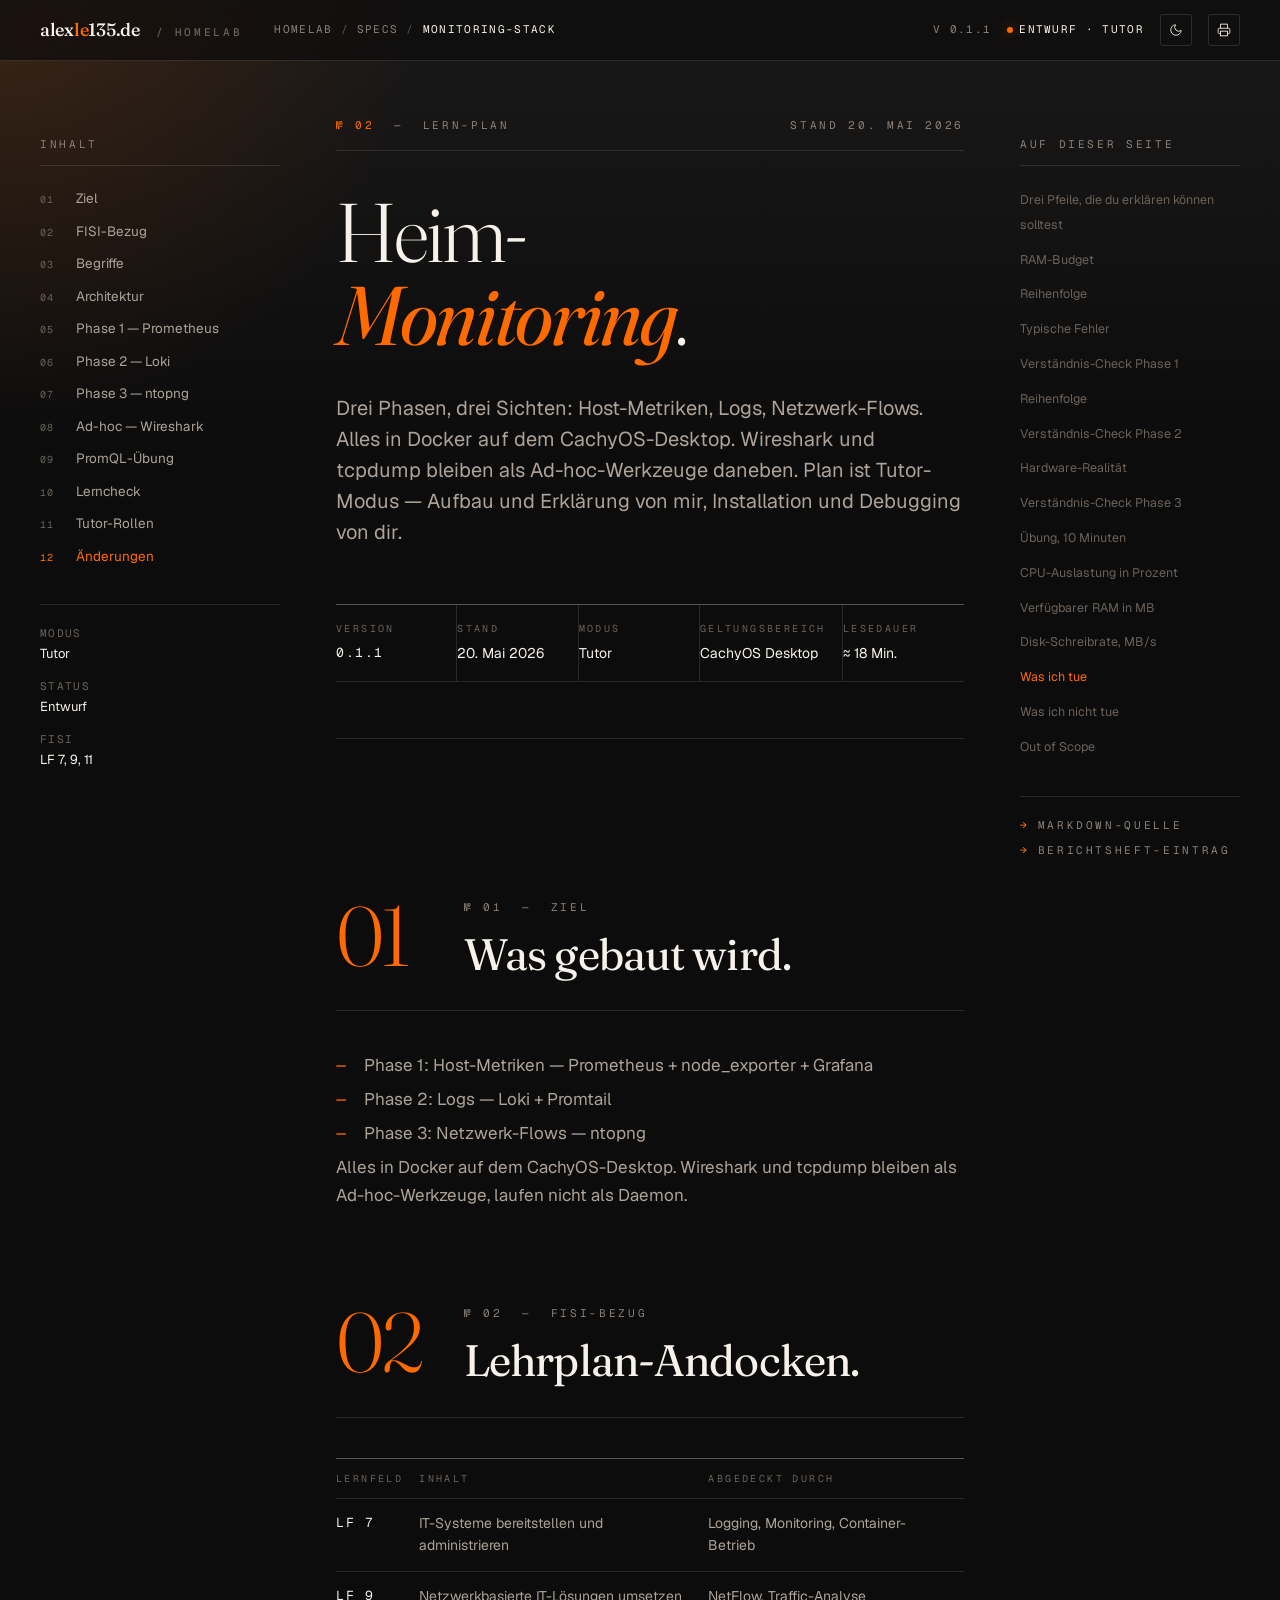
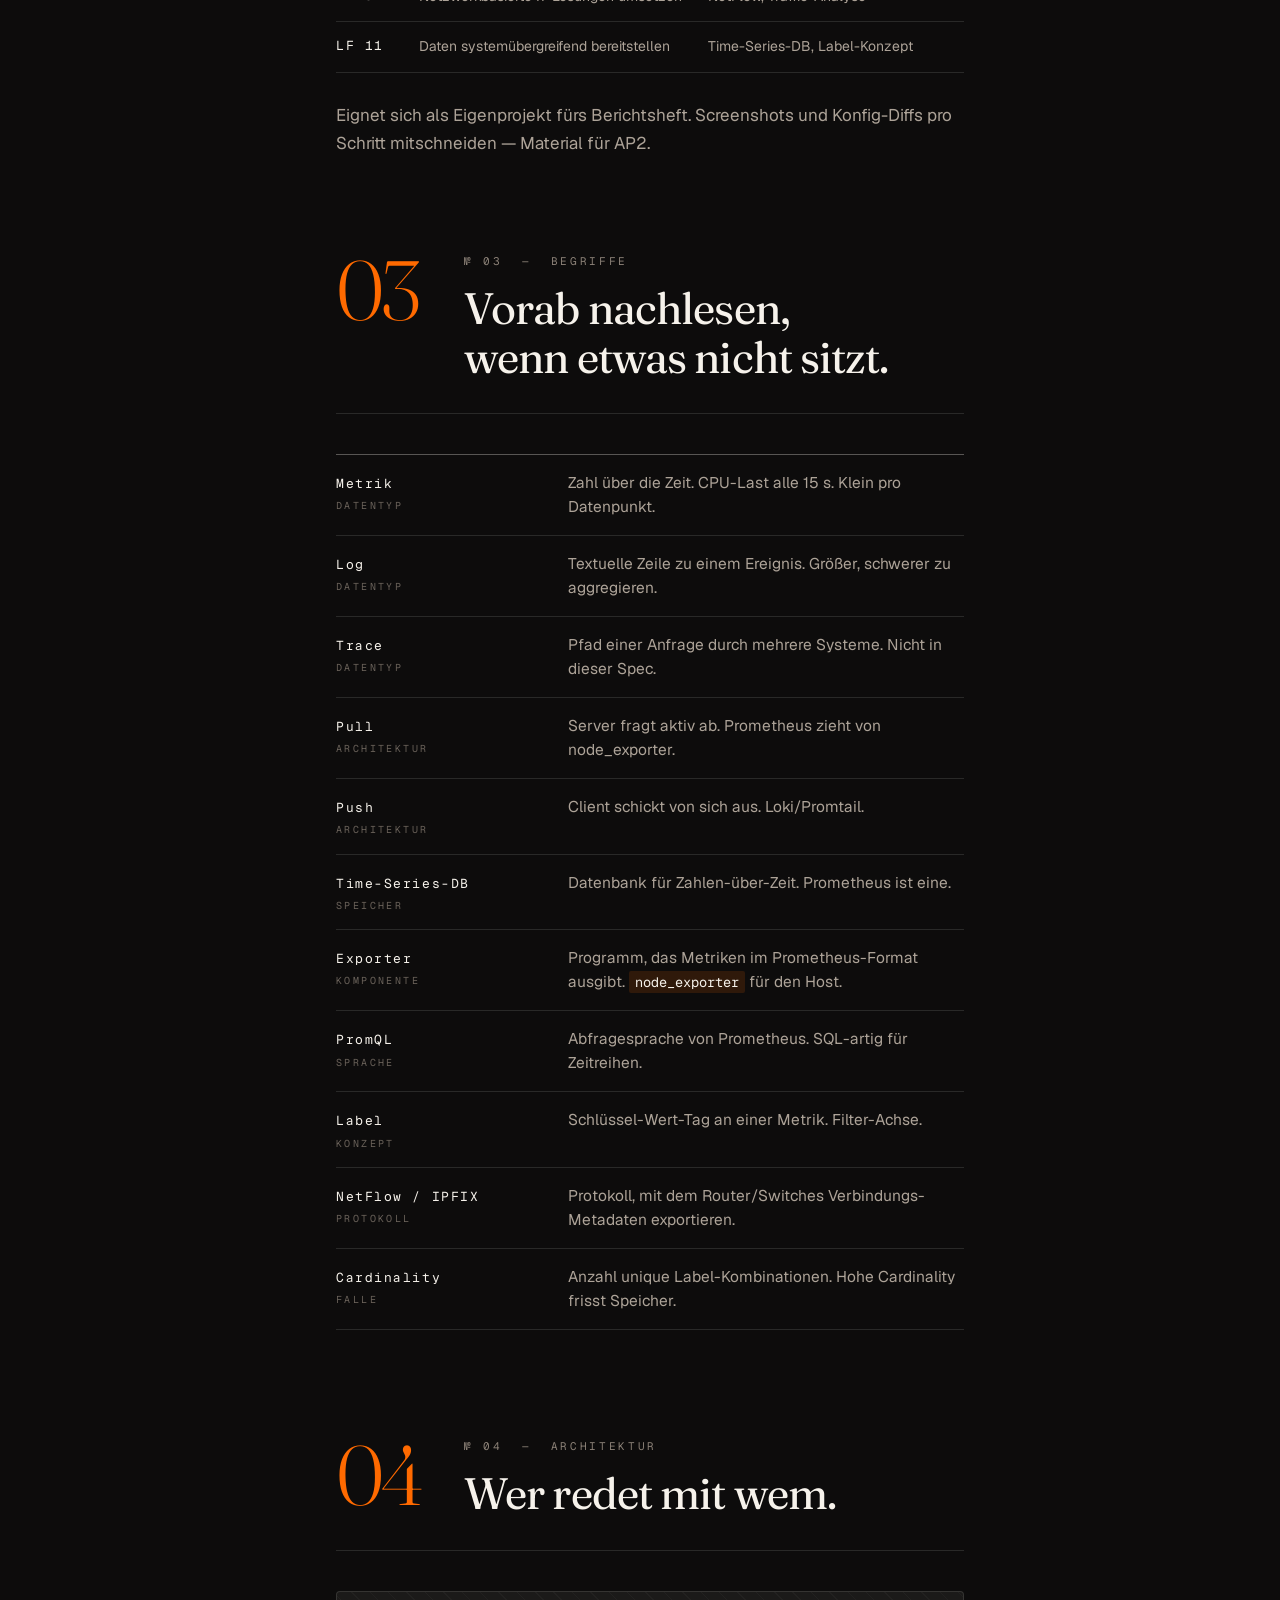
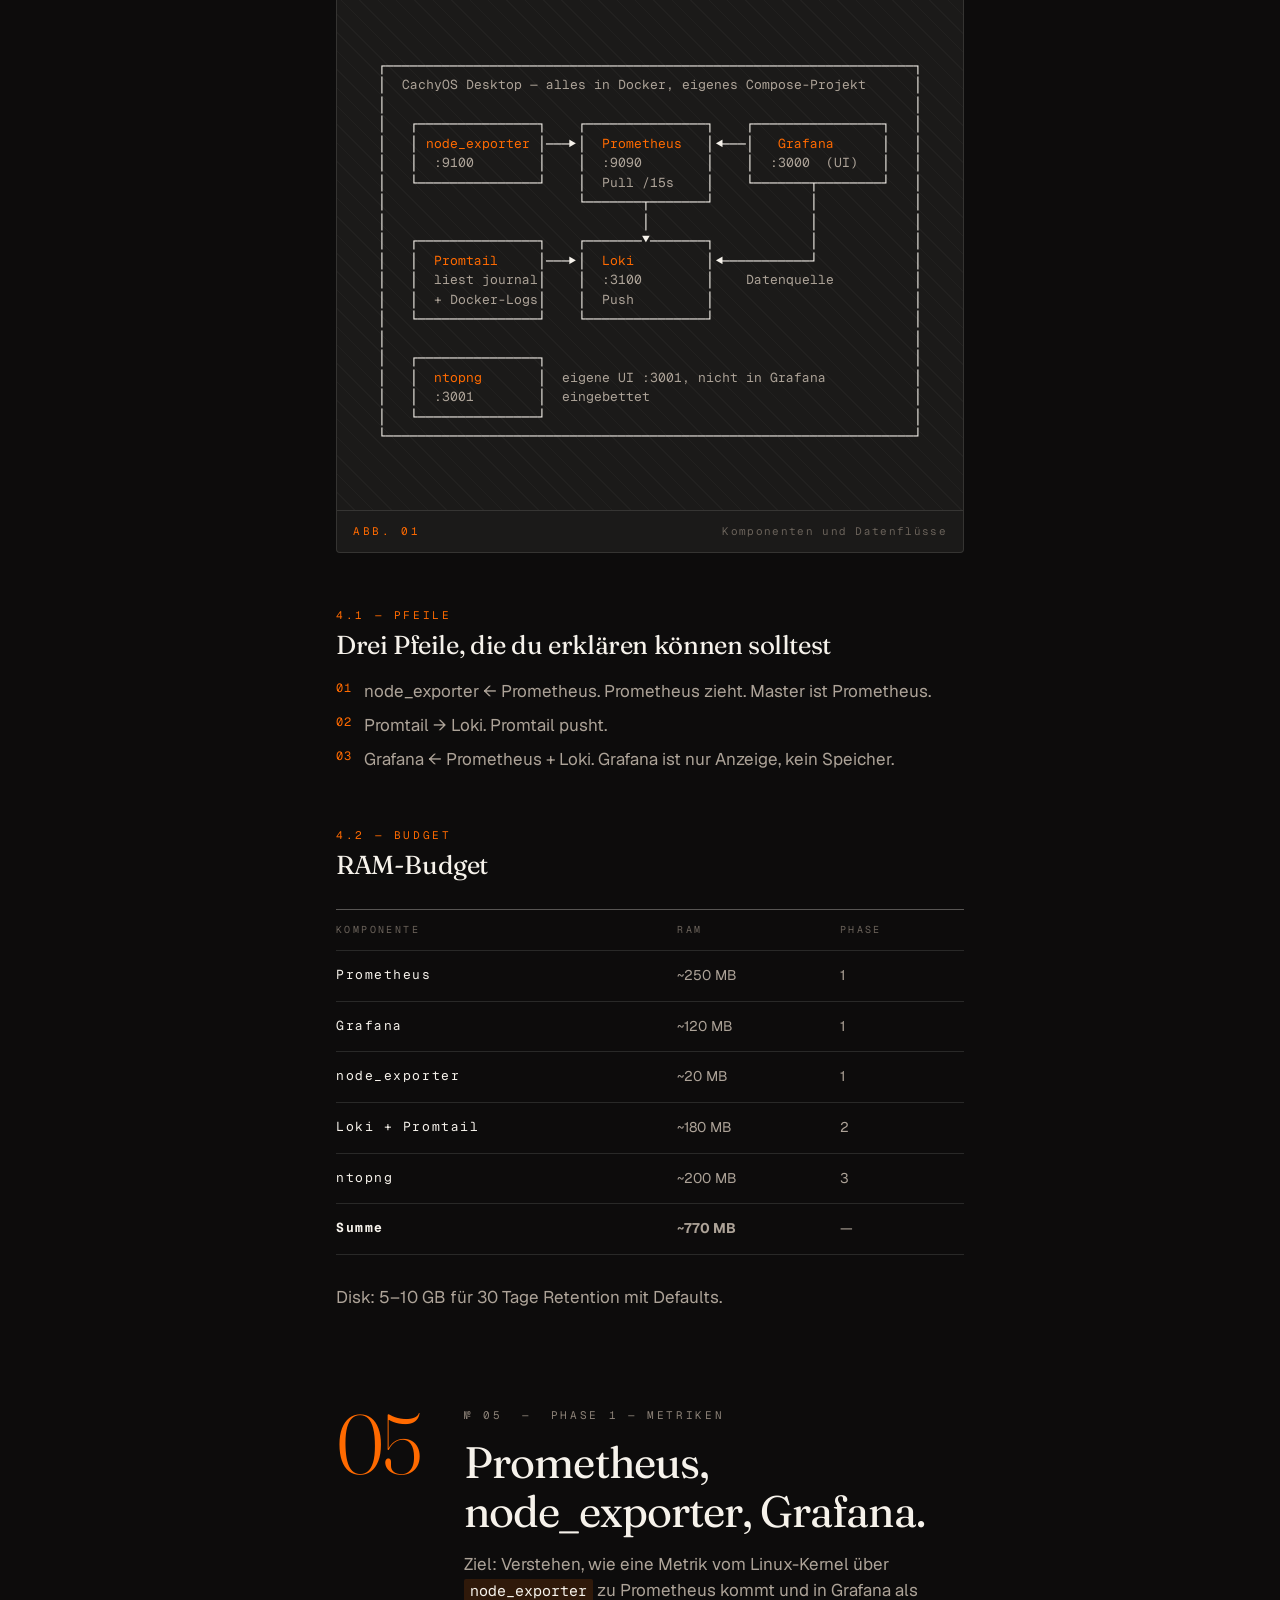
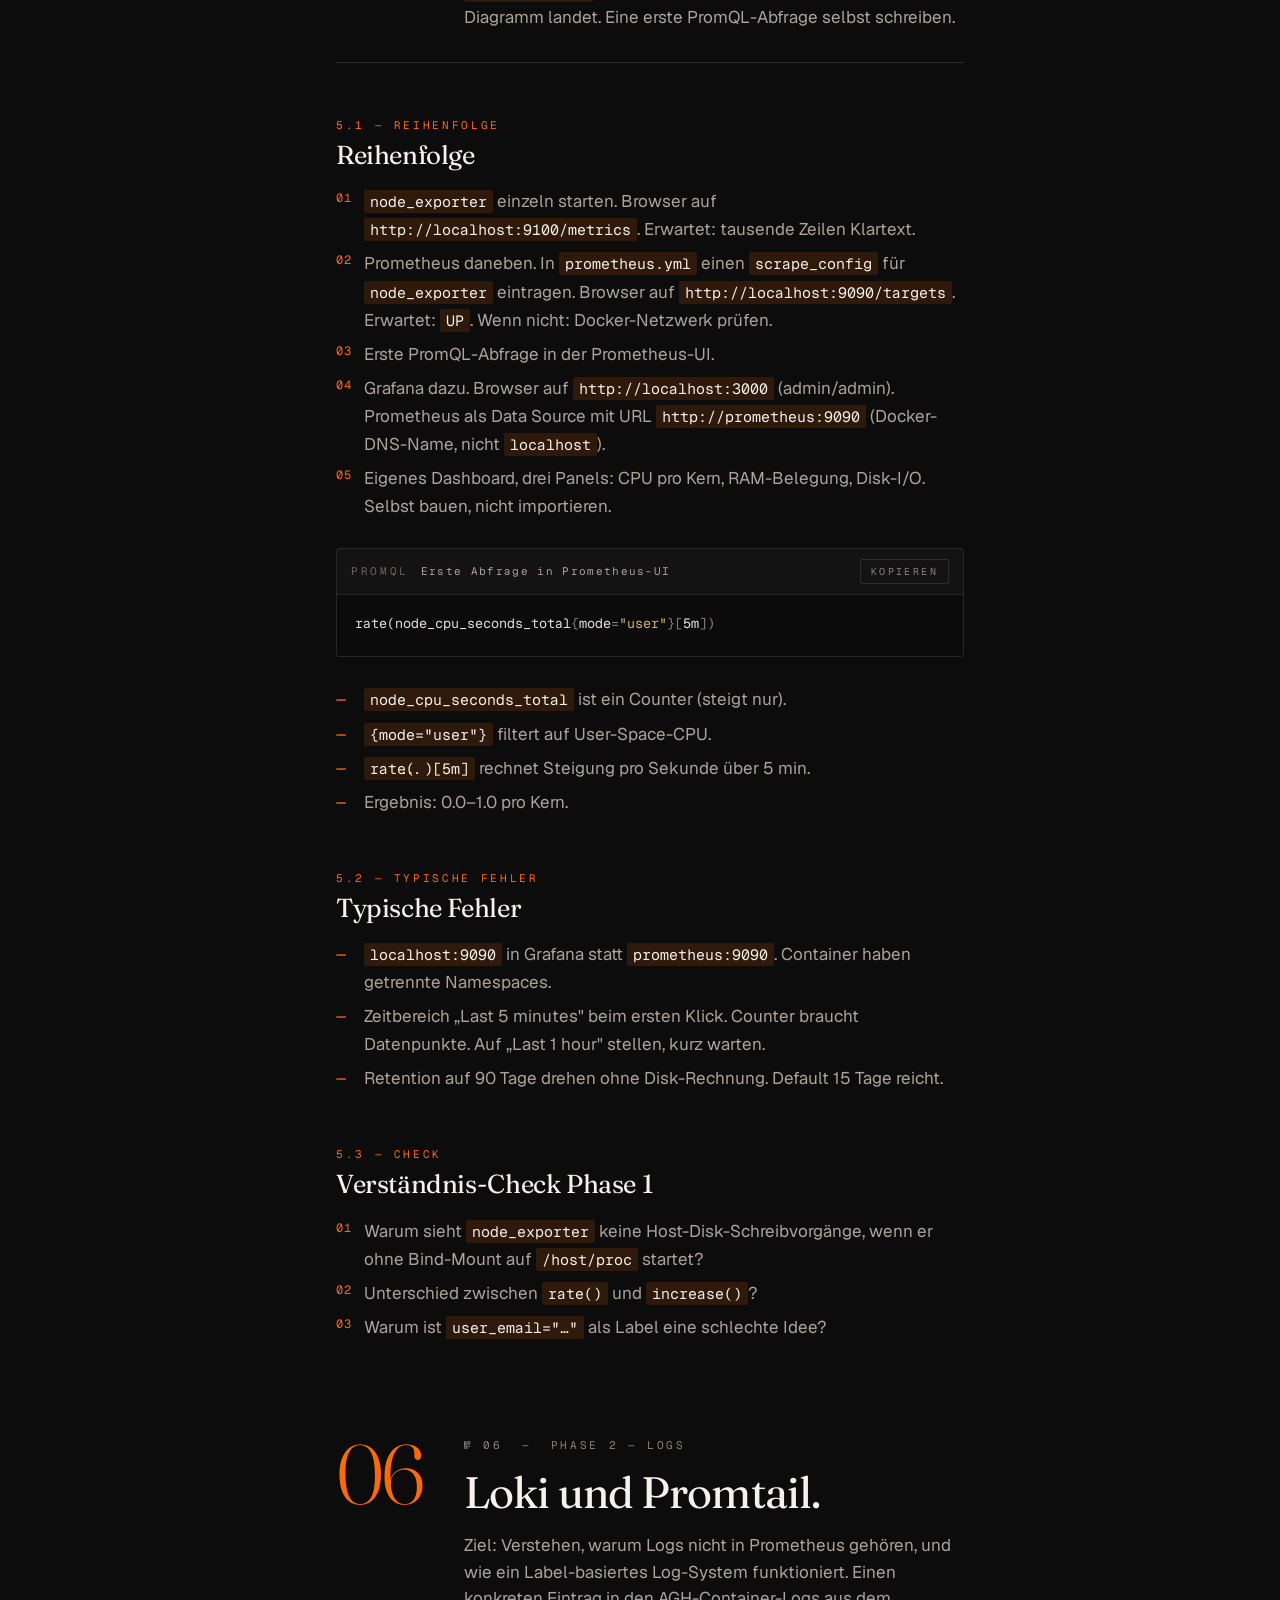
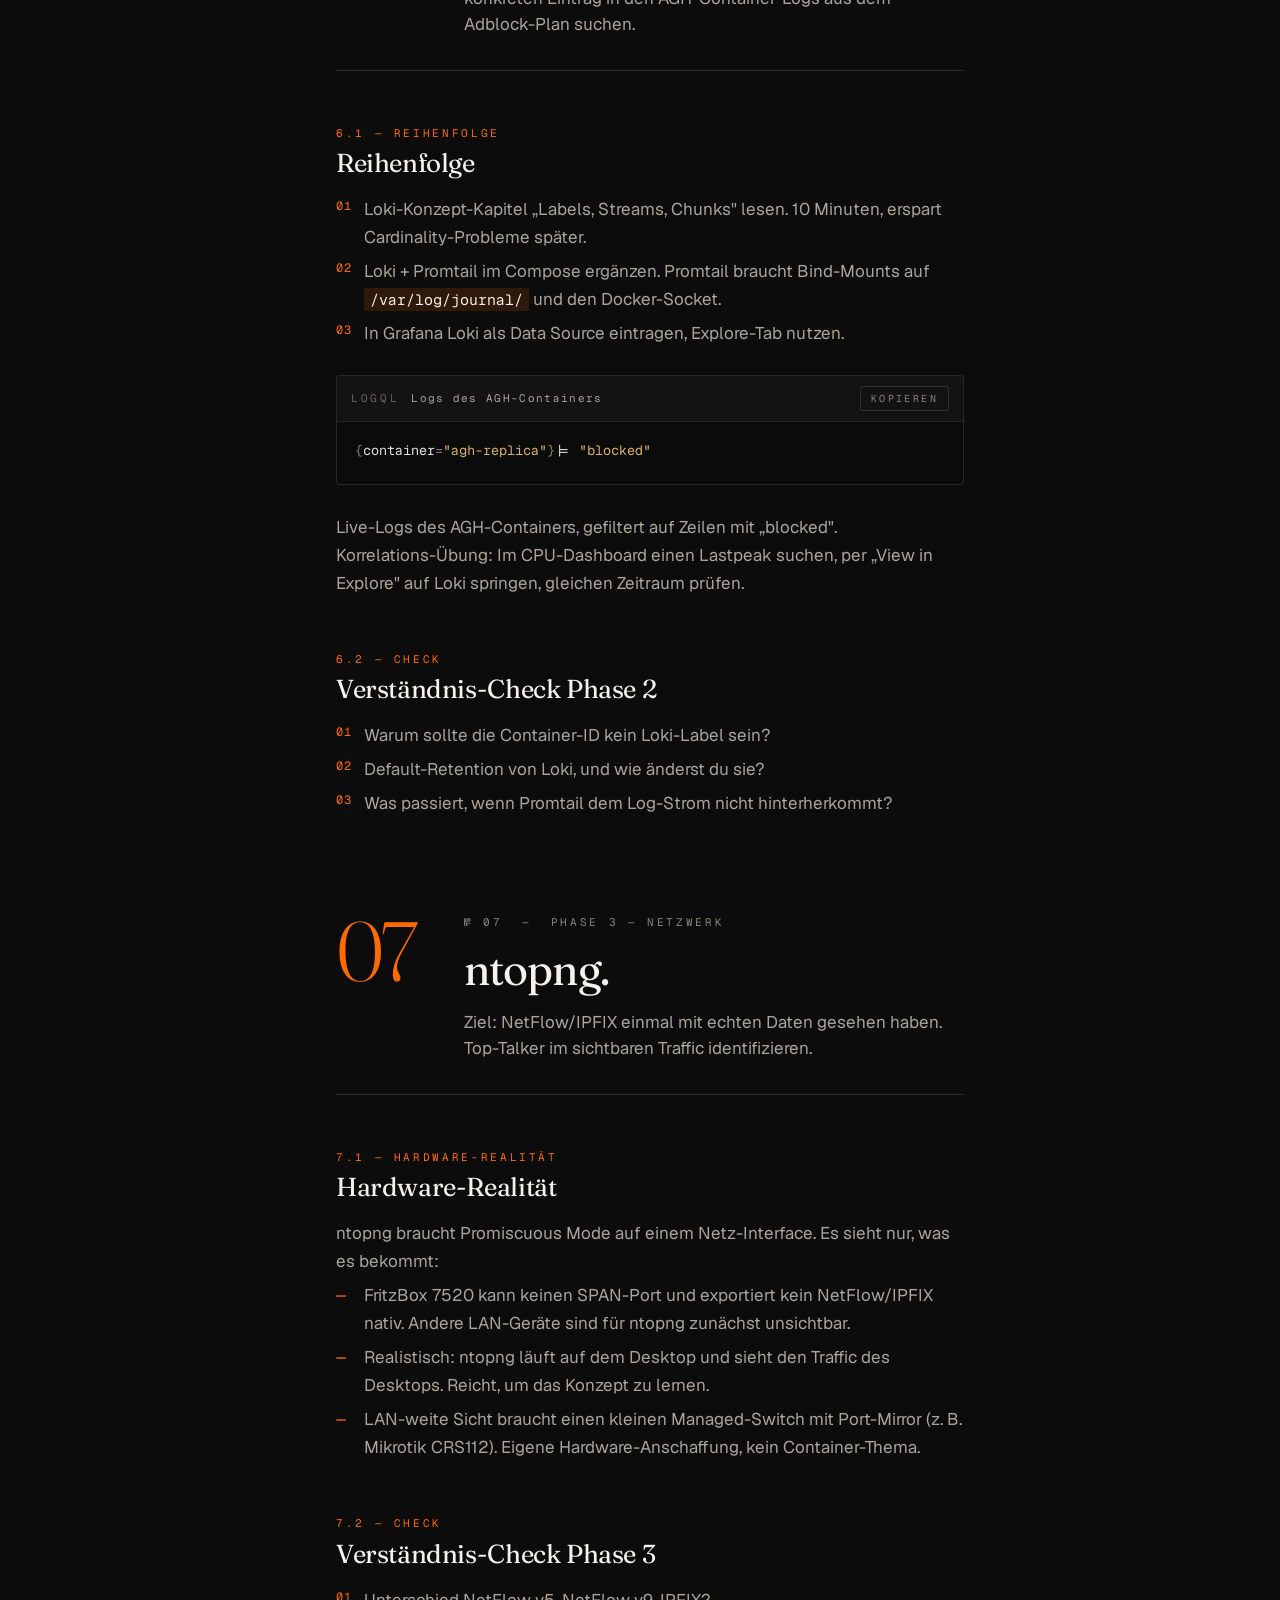
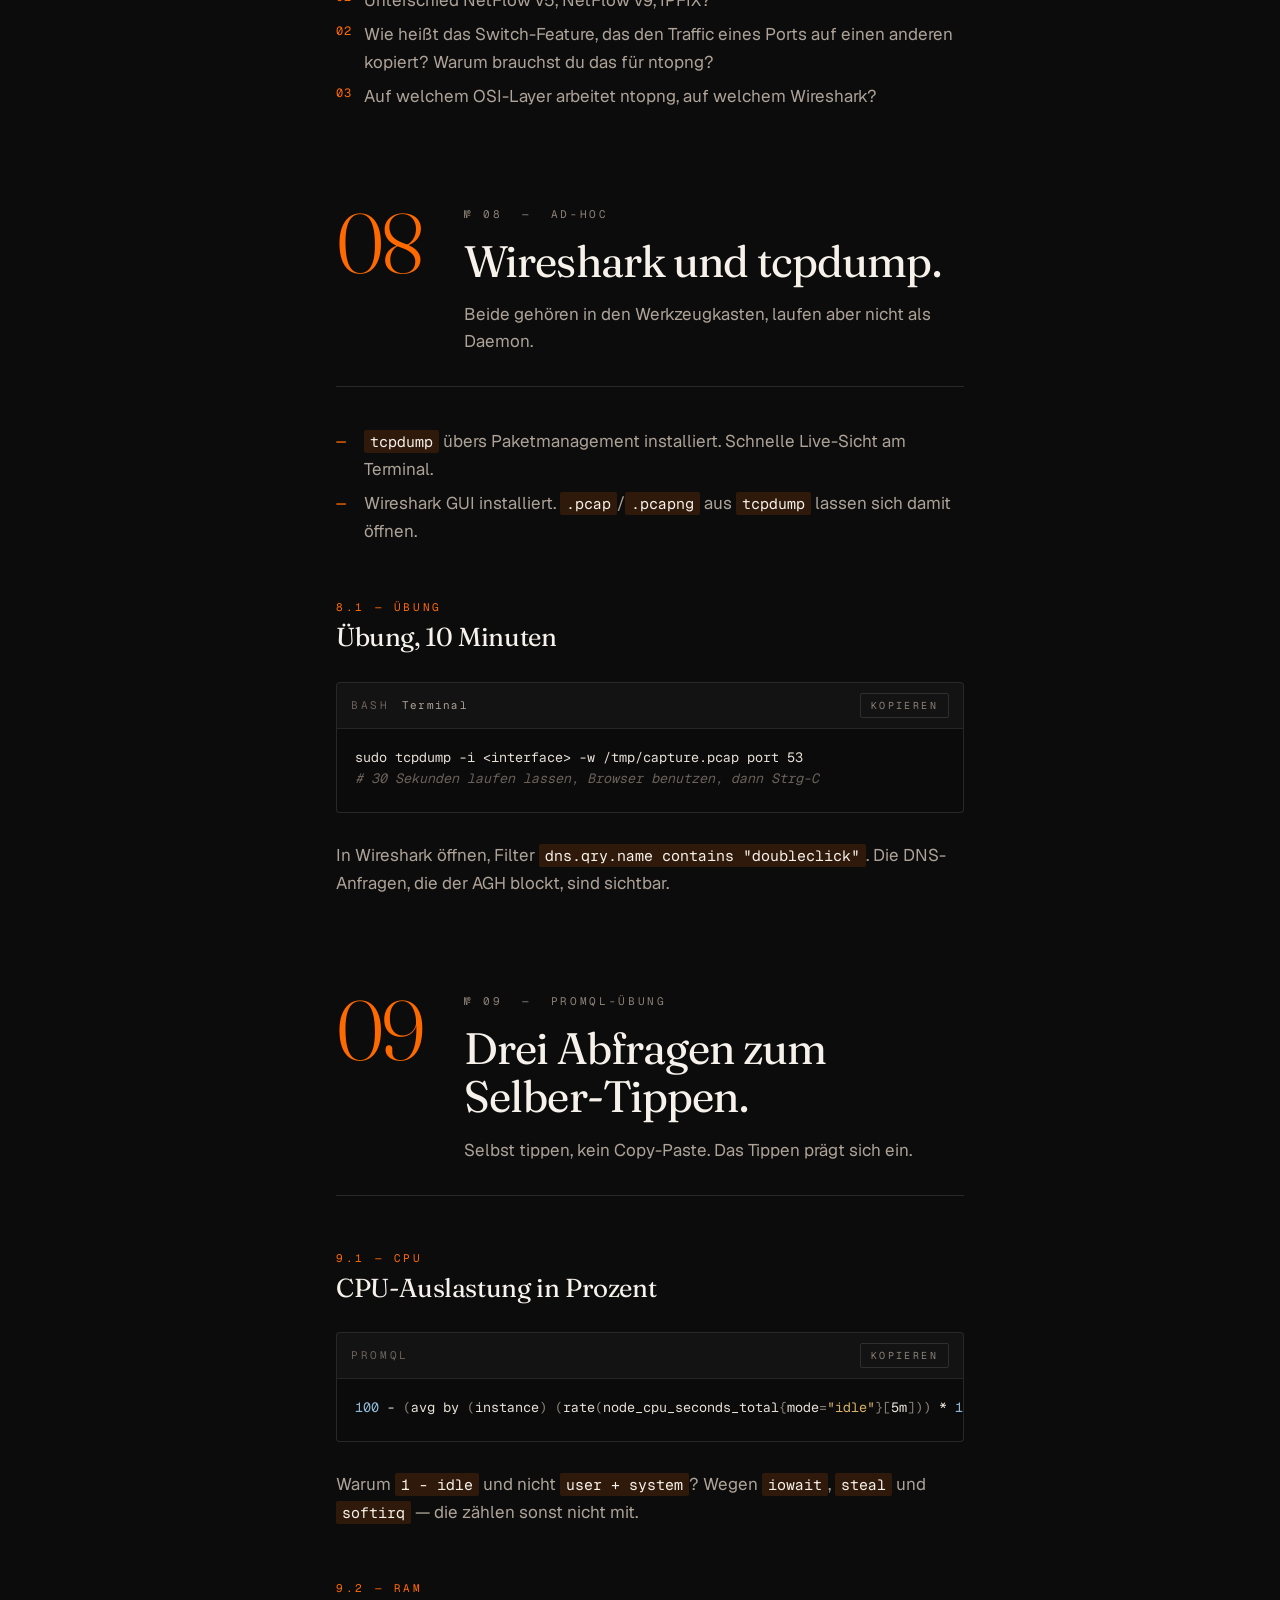
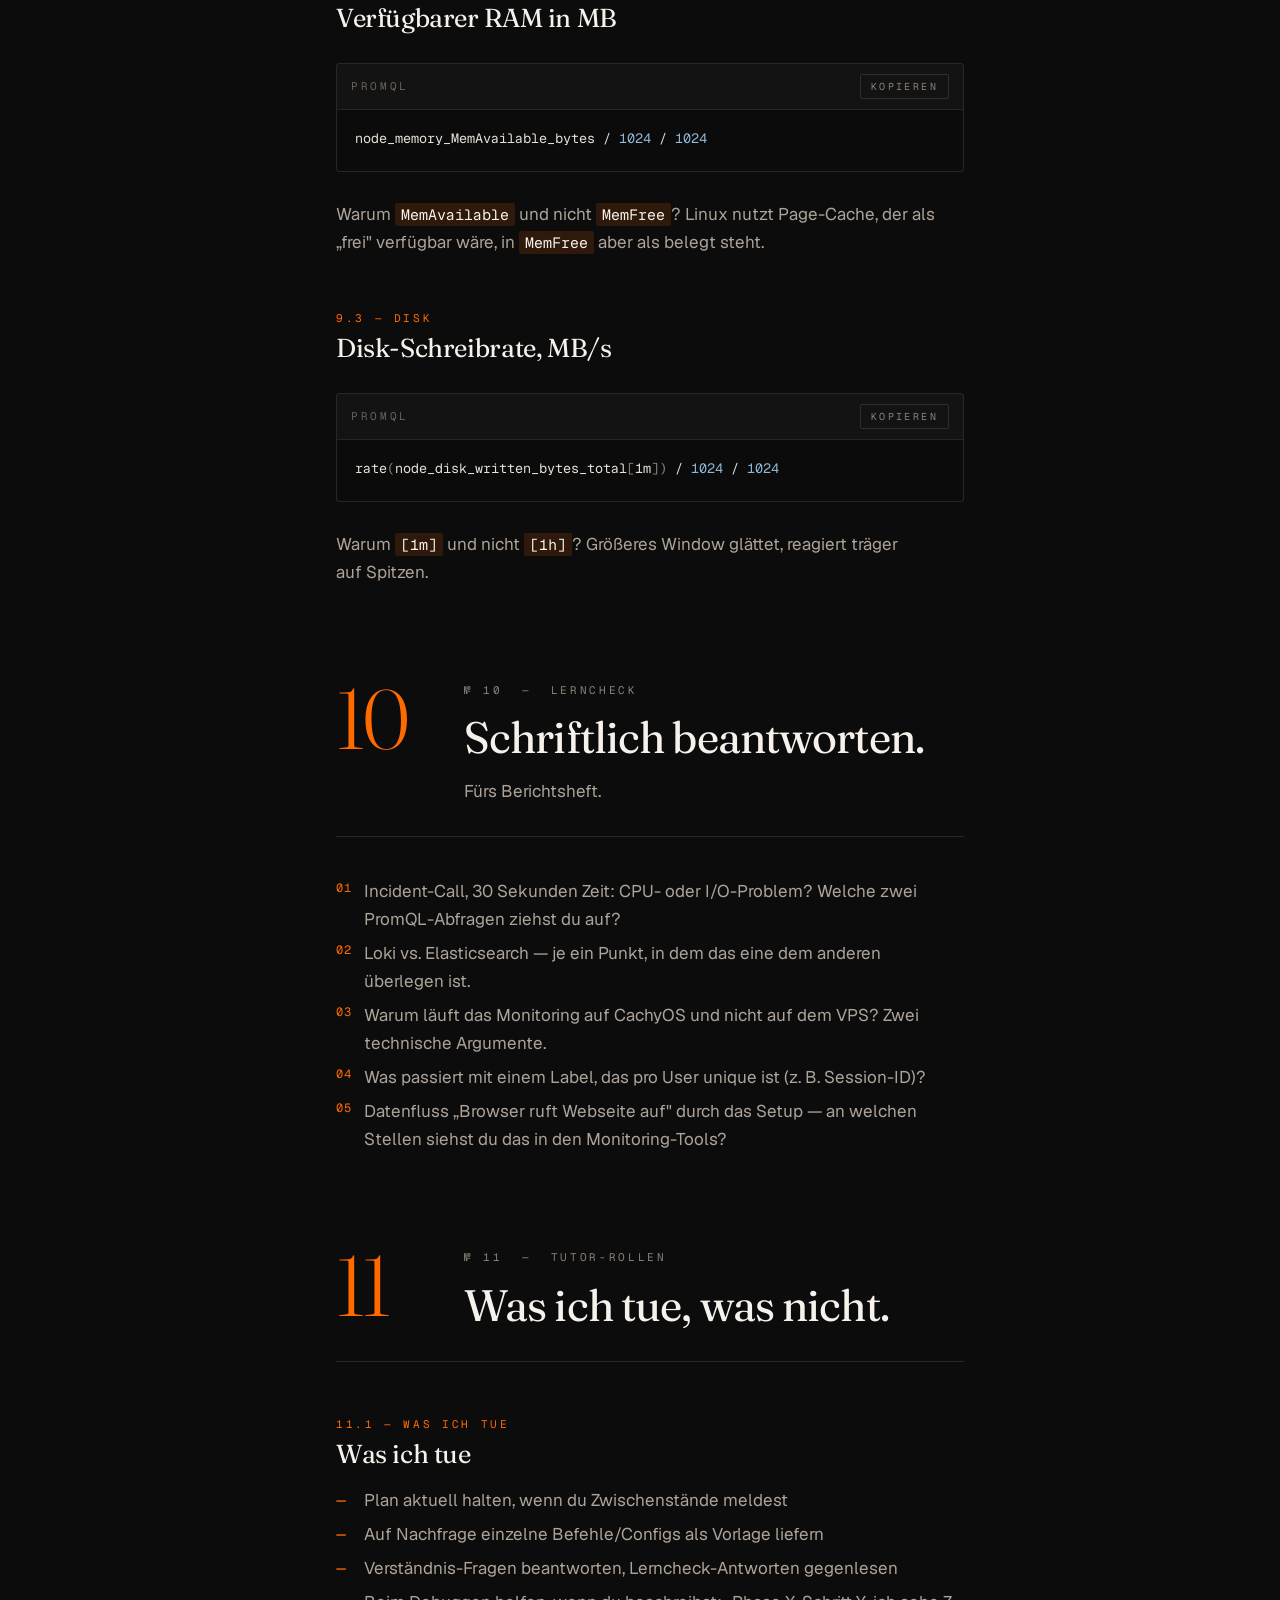
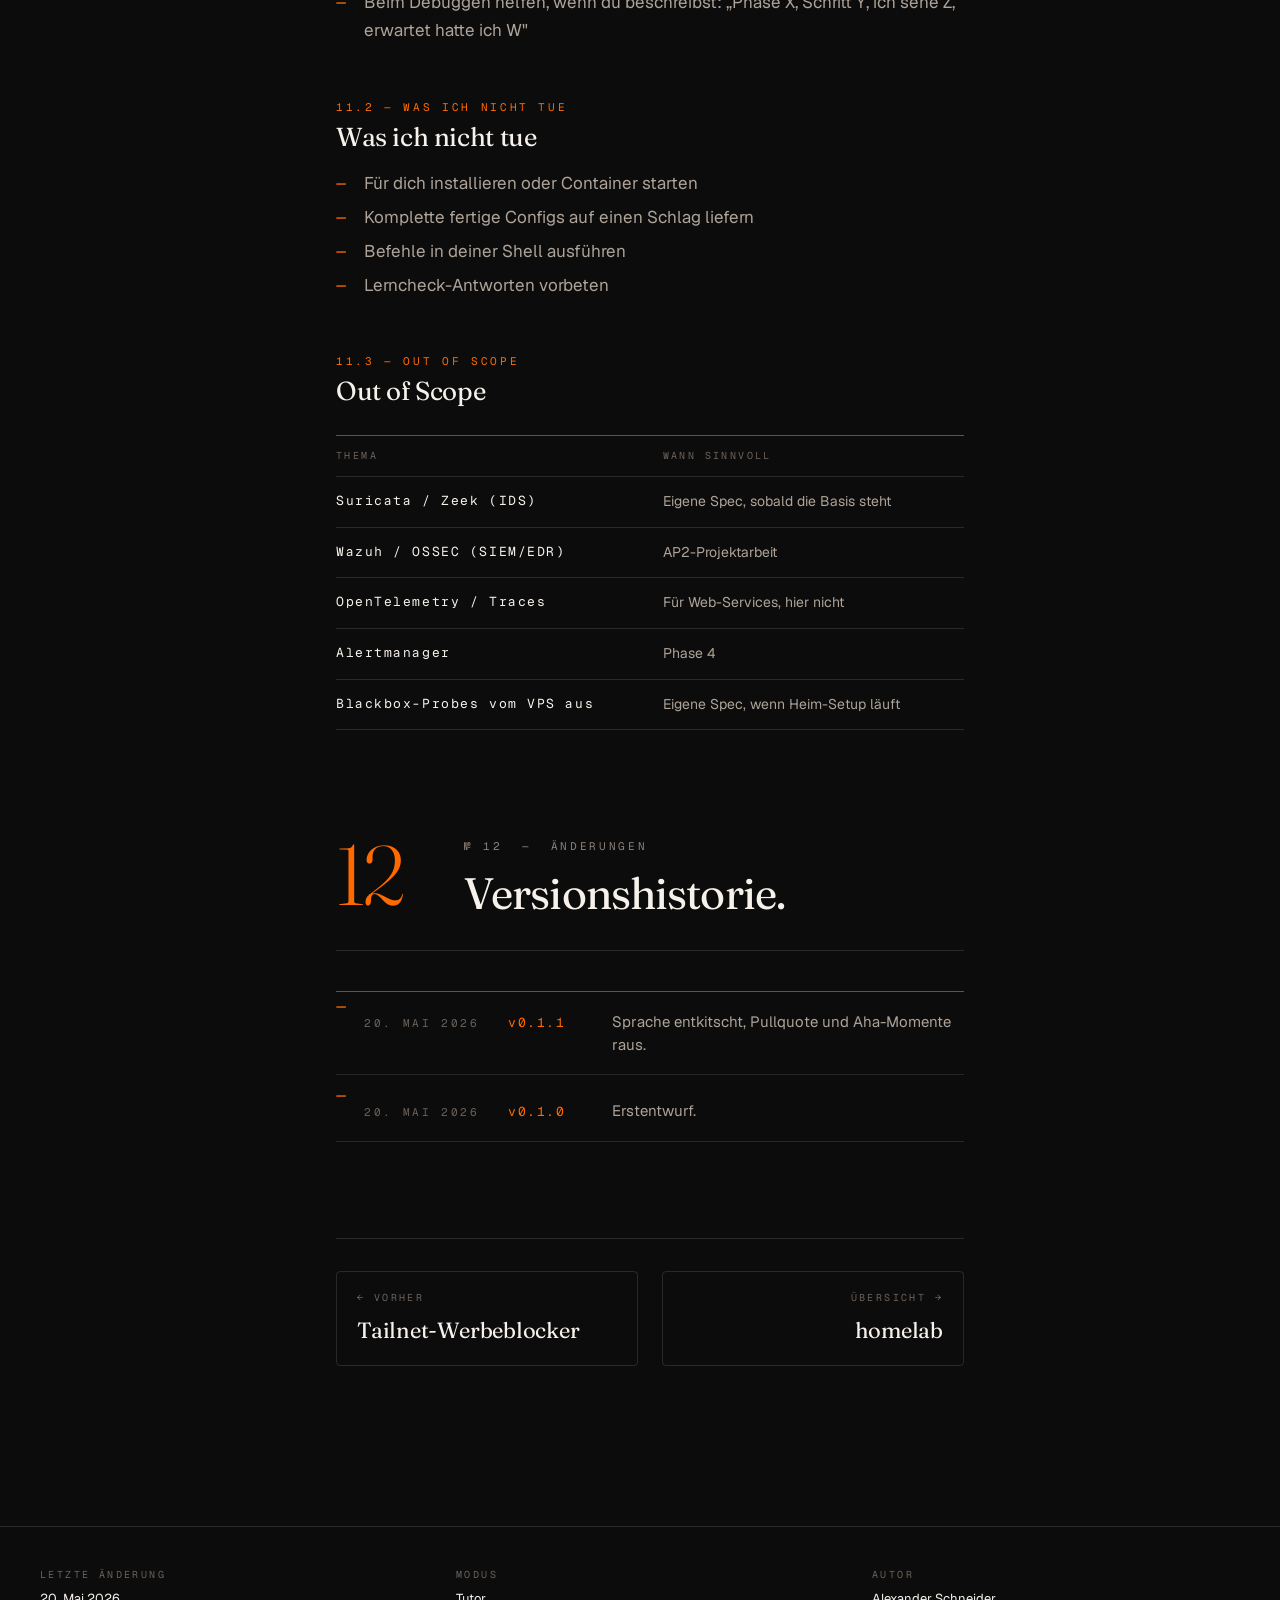
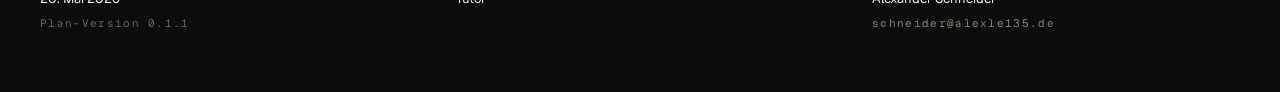
<file: specs/2026-05-20-monitoring-stack-design.html>
<!doctype html>
<html lang="de">
<head>
<meta charset="utf-8">
<meta name="viewport" content="width=device-width,initial-scale=1">
<title>Heim-Monitoring-Stack · homelab/specs</title>

<link rel="stylesheet" href="../assets/colors_and_type.css">
<link rel="stylesheet" href="../assets/doc.css">
</head>
<body class="doc-layout">

<header class="topbar">
  <div class="topbar-inner">
    <a href="../index.html" class="brand">alex<span class="n">le</span>135.de <span style="color:var(--fg-meta); font-family:var(--ff-mono); font-size:11px; letter-spacing:var(--ls-mono); text-transform:uppercase; margin-left:12px;">/ homelab</span></a>
    <div class="crumbs">
      <a href="../index.html">homelab</a>
      <span class="sep">/</span>
      <a href="../index.html#specs">specs</a>
      <span class="sep">/</span>
      <span class="cur">Monitoring-Stack</span>
    </div>
    <div class="topbar-right">
      <span class="version">v 0.1.1</span>
      <span class="status draft"><span class="dot"></span>Entwurf · Tutor</span>
      <button class="icon-btn" id="theme-toggle" title="Theme wechseln" aria-label="Theme">
        <svg width="14" height="14" viewBox="0 0 24 24" fill="none" stroke="currentColor" stroke-width="1.5"><path d="M21 12.79A9 9 0 1 1 11.21 3 7 7 0 0 0 21 12.79z"></path></svg>
      </button>
      <button class="icon-btn" onclick="window.print()" title="Drucken / PDF" aria-label="Drucken">
        <svg width="14" height="14" viewBox="0 0 24 24" fill="none" stroke="currentColor" stroke-width="1.5"><polyline points="6 9 6 2 18 2 18 9"></polyline><path d="M6 18H4a2 2 0 0 1-2-2v-5a2 2 0 0 1 2-2h16a2 2 0 0 1 2 2v5a2 2 0 0 1-2 2h-2"></path><rect x="6" y="14" width="12" height="8"></rect></svg>
      </button>
    </div>
  </div>
</header>

<div class="shell">

  <aside class="left-rail" aria-label="Inhaltsverzeichnis">
    <div class="toc-kicker">Inhalt</div>
    <ol class="toc" id="toc">
      <li><span class="n">01</span><a href="#ziel">Ziel</a></li>
      <li><span class="n">02</span><a href="#fisi">FISI-Bezug</a></li>
      <li><span class="n">03</span><a href="#begriffe">Begriffe</a></li>
      <li><span class="n">04</span><a href="#architektur">Architektur</a></li>
      <li><span class="n">05</span><a href="#phase-1">Phase 1 — Prometheus</a></li>
      <li><span class="n">06</span><a href="#phase-2">Phase 2 — Loki</a></li>
      <li><span class="n">07</span><a href="#phase-3">Phase 3 — ntopng</a></li>
      <li><span class="n">08</span><a href="#wireshark">Ad-hoc — Wireshark</a></li>
      <li><span class="n">09</span><a href="#promql">PromQL-Übung</a></li>
      <li><span class="n">10</span><a href="#lerncheck">Lerncheck</a></li>
      <li><span class="n">11</span><a href="#tutor">Tutor-Rollen</a></li>
      <li><span class="n">12</span><a href="#changelog">Änderungen</a></li>
    </ol>

    <div class="rail-meta">
      <div class="row">
        <span class="l">Modus</span>
        <span class="v">Tutor</span>
      </div>
      <div class="row">
        <span class="l">Status</span>
        <span class="v">Entwurf</span>
      </div>
      <div class="row">
        <span class="l">FISI</span>
        <span class="v">LF 7, 9, 11</span>
      </div>
    </div>
  </aside>

  <main class="doc">

    <header class="hero">
      <div class="kicker">
        <span><span class="a">№ 02</span> &nbsp;—&nbsp; LERN-PLAN</span>
        <span>STAND 20. MAI 2026</span>
      </div>

      <h1>Heim-<br><span class="it">Monitoring</span>.</h1>

      <p class="lead">Drei Phasen, drei Sichten: Host-Metriken, Logs, Netzwerk-Flows. Alles in Docker auf dem CachyOS-Desktop. Wireshark und tcpdump bleiben als Ad-hoc-Werkzeuge daneben. Plan ist Tutor-Modus — Aufbau und Erklärung von mir, Installation und Debugging von dir.</p>

      <div class="meta-strip">
        <div class="cell">
          <span class="l">Version</span>
          <span class="v mono">0.1.1</span>
        </div>
        <div class="cell">
          <span class="l">Stand</span>
          <span class="v">20. Mai 2026</span>
        </div>
        <div class="cell">
          <span class="l">Modus</span>
          <span class="v">Tutor</span>
        </div>
        <div class="cell">
          <span class="l">Geltungsbereich</span>
          <span class="v">CachyOS Desktop</span>
        </div>
        <div class="cell">
          <span class="l">Lesedauer</span>
          <span class="v">≈ 18 Min.</span>
        </div>
      </div>
    </header>

    <!-- ===== 01 ZIEL ===== -->
    <section class="section" id="ziel" data-screen-label="01 Ziel">
      <div class="sec-head">
        <div class="sec-num">01</div>
        <div>
          <div class="meta">№ 01 &nbsp;—&nbsp; ZIEL</div>
          <h2>Was gebaut wird.</h2>
        </div>
      </div>

      <div class="prose">
        <ul>
          <li>Phase 1: Host-Metriken — Prometheus + node_exporter + Grafana</li>
          <li>Phase 2: Logs — Loki + Promtail</li>
          <li>Phase 3: Netzwerk-Flows — ntopng</li>
        </ul>
        <p>Alles in Docker auf dem CachyOS-Desktop. Wireshark und tcpdump bleiben als Ad-hoc-Werkzeuge, laufen nicht als Daemon.</p>
      </div>
    </section>

    <!-- ===== 02 FISI ===== -->
    <section class="section" id="fisi" data-screen-label="02 FISI-Bezug">
      <div class="sec-head">
        <div class="sec-num">02</div>
        <div>
          <div class="meta">№ 02 &nbsp;—&nbsp; FISI-BEZUG</div>
          <h2>Lehrplan-Andocken.</h2>
        </div>
      </div>

      <div class="prose">
        <table class="data-table">
          <thead>
            <tr><th>Lernfeld</th><th>Inhalt</th><th>Abgedeckt durch</th></tr>
          </thead>
          <tbody>
            <tr>
              <td>LF 7</td>
              <td>IT-Systeme bereitstellen und administrieren</td>
              <td>Logging, Monitoring, Container-Betrieb</td>
            </tr>
            <tr>
              <td>LF 9</td>
              <td>Netzwerkbasierte IT-Lösungen umsetzen</td>
              <td>NetFlow, Traffic-Analyse</td>
            </tr>
            <tr>
              <td>LF 11</td>
              <td>Daten systemübergreifend bereitstellen</td>
              <td>Time-Series-DB, Label-Konzept</td>
            </tr>
          </tbody>
        </table>

        <p>Eignet sich als Eigenprojekt fürs Berichtsheft. Screenshots und Konfig-Diffs pro Schritt mitschneiden — Material für AP2.</p>
      </div>
    </section>

    <!-- ===== 03 BEGRIFFE ===== -->
    <section class="section" id="begriffe" data-screen-label="03 Begriffe">
      <div class="sec-head">
        <div class="sec-num">03</div>
        <div>
          <div class="meta">№ 03 &nbsp;—&nbsp; BEGRIFFE</div>
          <h2>Vorab nachlesen, wenn etwas nicht sitzt.</h2>
        </div>
      </div>

      <div class="prose">
        <dl class="deflist">
          <div class="row">
            <div class="key">Metrik<span class="type">Datentyp</span></div>
            <div class="val">Zahl über die Zeit. CPU-Last alle 15 s. Klein pro Datenpunkt.</div>
          </div>
          <div class="row">
            <div class="key">Log<span class="type">Datentyp</span></div>
            <div class="val">Textuelle Zeile zu einem Ereignis. Größer, schwerer zu aggregieren.</div>
          </div>
          <div class="row">
            <div class="key">Trace<span class="type">Datentyp</span></div>
            <div class="val">Pfad einer Anfrage durch mehrere Systeme. Nicht in dieser Spec.</div>
          </div>
          <div class="row">
            <div class="key">Pull<span class="type">Architektur</span></div>
            <div class="val">Server fragt aktiv ab. Prometheus zieht von node_exporter.</div>
          </div>
          <div class="row">
            <div class="key">Push<span class="type">Architektur</span></div>
            <div class="val">Client schickt von sich aus. Loki/Promtail.</div>
          </div>
          <div class="row">
            <div class="key">Time-Series-DB<span class="type">Speicher</span></div>
            <div class="val">Datenbank für Zahlen-über-Zeit. Prometheus ist eine.</div>
          </div>
          <div class="row">
            <div class="key">Exporter<span class="type">Komponente</span></div>
            <div class="val">Programm, das Metriken im Prometheus-Format ausgibt. <code class="inline">node_exporter</code> für den Host.</div>
          </div>
          <div class="row">
            <div class="key">PromQL<span class="type">Sprache</span></div>
            <div class="val">Abfragesprache von Prometheus. SQL-artig für Zeitreihen.</div>
          </div>
          <div class="row">
            <div class="key">Label<span class="type">Konzept</span></div>
            <div class="val">Schlüssel-Wert-Tag an einer Metrik. Filter-Achse.</div>
          </div>
          <div class="row">
            <div class="key">NetFlow / IPFIX<span class="type">Protokoll</span></div>
            <div class="val">Protokoll, mit dem Router/Switches Verbindungs-Metadaten exportieren.</div>
          </div>
          <div class="row">
            <div class="key">Cardinality<span class="type">Falle</span></div>
            <div class="val">Anzahl unique Label-Kombinationen. Hohe Cardinality frisst Speicher.</div>
          </div>
        </dl>
      </div>
    </section>

    <!-- ===== 04 ARCHITEKTUR ===== -->
    <section class="section" id="architektur" data-screen-label="04 Architektur">
      <div class="sec-head">
        <div class="sec-num">04</div>
        <div>
          <div class="meta">№ 04 &nbsp;—&nbsp; ARCHITEKTUR</div>
          <h2>Wer redet mit wem.</h2>
        </div>
      </div>

      <div class="prose">
        <figure class="fig">
          <div class="figbody">
            <div class="ascii"><span class="b">┌──────────────────────────────────────────────────────────────────┐</span>
<span class="b">│</span>  CachyOS Desktop — alles in Docker, eigenes Compose-Projekt      <span class="b">│</span>
<span class="b">│</span>                                                                  <span class="b">│</span>
<span class="b">│</span>   <span class="b">┌───────────────┐    ┌───────────────┐    ┌────────────────┐</span>   <span class="b">│</span>
<span class="b">│</span>   <span class="b">│</span> <span class="a">node_exporter</span> <span class="b">│───▶│</span>  <span class="a">Prometheus</span>   <span class="b">│◀───│</span>   <span class="a">Grafana</span>      <span class="b">│</span>   <span class="b">│</span>
<span class="b">│</span>   <span class="b">│</span>  :9100        <span class="b">│</span>    <span class="b">│</span>  :9090        <span class="b">│</span>    <span class="b">│</span>  :3000  (UI)   <span class="b">│</span>   <span class="b">│</span>
<span class="b">│</span>   <span class="b">└───────────────┘</span>    <span class="b">│</span>  Pull /15s    <span class="b">│</span>    <span class="b">└───────┬────────┘</span>   <span class="b">│</span>
<span class="b">│</span>                        <span class="b">└───────┬───────┘</span>            <span class="b">│</span>            <span class="b">│</span>
<span class="b">│</span>                                <span class="b">│</span>                    <span class="b">│</span>            <span class="b">│</span>
<span class="b">│</span>   <span class="b">┌───────────────┐    ┌───────▼───────┐</span>            <span class="b">│</span>            <span class="b">│</span>
<span class="b">│</span>   <span class="b">│</span>  <span class="a">Promtail</span>     <span class="b">│───▶│</span>  <span class="a">Loki</span>         <span class="b">│◀───────────┘</span>            <span class="b">│</span>
<span class="b">│</span>   <span class="b">│</span>  liest journal<span class="b">│</span>    <span class="b">│</span>  :3100        <span class="b">│</span>    Datenquelle          <span class="b">│</span>
<span class="b">│</span>   <span class="b">│</span>  + Docker-Logs<span class="b">│</span>    <span class="b">│</span>  Push         <span class="b">│</span>                         <span class="b">│</span>
<span class="b">│</span>   <span class="b">└───────────────┘    └───────────────┘</span>                         <span class="b">│</span>
<span class="b">│</span>                                                                  <span class="b">│</span>
<span class="b">│</span>   <span class="b">┌───────────────┐</span>                                              <span class="b">│</span>
<span class="b">│</span>   <span class="b">│</span>  <span class="a">ntopng</span>       <span class="b">│</span>  eigene UI :3001, nicht in Grafana           <span class="b">│</span>
<span class="b">│</span>   <span class="b">│</span>  :3001        <span class="b">│</span>  eingebettet                                 <span class="b">│</span>
<span class="b">│</span>   <span class="b">└───────────────┘</span>                                              <span class="b">│</span>
<span class="b">└──────────────────────────────────────────────────────────────────┘</span></div>
          </div>
          <figcaption>
            <span class="num">Abb. 01</span>
            <span>Komponenten und Datenflüsse</span>
          </figcaption>
        </figure>

        <h3 data-num="4.1 — Pfeile">Drei Pfeile, die du erklären können solltest</h3>
        <ol>
          <li>node_exporter ← Prometheus. Prometheus zieht. Master ist Prometheus.</li>
          <li>Promtail → Loki. Promtail pusht.</li>
          <li>Grafana ← Prometheus + Loki. Grafana ist nur Anzeige, kein Speicher.</li>
        </ol>

        <h3 data-num="4.2 — Budget">RAM-Budget</h3>
        <table class="data-table">
          <thead>
            <tr><th>Komponente</th><th>RAM</th><th>Phase</th></tr>
          </thead>
          <tbody>
            <tr><td>Prometheus</td><td>~250 MB</td><td>1</td></tr>
            <tr><td>Grafana</td><td>~120 MB</td><td>1</td></tr>
            <tr><td>node_exporter</td><td>~20 MB</td><td>1</td></tr>
            <tr><td>Loki + Promtail</td><td>~180 MB</td><td>2</td></tr>
            <tr><td>ntopng</td><td>~200 MB</td><td>3</td></tr>
            <tr><td><strong>Summe</strong></td><td><strong>~770 MB</strong></td><td>—</td></tr>
          </tbody>
        </table>
        <p>Disk: 5–10 GB für 30 Tage Retention mit Defaults.</p>
      </div>
    </section>

    <!-- ===== 05 PHASE 1 ===== -->
    <section class="section" id="phase-1" data-screen-label="05 Phase 1">
      <div class="sec-head">
        <div class="sec-num">05</div>
        <div>
          <div class="meta">№ 05 &nbsp;—&nbsp; PHASE 1 — METRIKEN</div>
          <h2>Prometheus, node_exporter, Grafana.</h2>
          <p class="sublead">Ziel: Verstehen, wie eine Metrik vom Linux-Kernel über <code class="inline">node_exporter</code> zu Prometheus kommt und in Grafana als Diagramm landet. Eine erste PromQL-Abfrage selbst schreiben.</p>
        </div>
      </div>

      <div class="prose">
        <h3 data-num="5.1 — Reihenfolge">Reihenfolge</h3>
        <ol>
          <li><code class="inline">node_exporter</code> einzeln starten. Browser auf <code class="inline">http://localhost:9100/metrics</code>. Erwartet: tausende Zeilen Klartext.</li>
          <li>Prometheus daneben. In <code class="inline">prometheus.yml</code> einen <code class="inline">scrape_config</code> für <code class="inline">node_exporter</code> eintragen. Browser auf <code class="inline">http://localhost:9090/targets</code>. Erwartet: <code class="inline">UP</code>. Wenn nicht: Docker-Netzwerk prüfen.</li>
          <li>Erste PromQL-Abfrage in der Prometheus-UI.</li>
          <li>Grafana dazu. Browser auf <code class="inline">http://localhost:3000</code> (admin/admin). Prometheus als Data Source mit URL <code class="inline">http://prometheus:9090</code> (Docker-DNS-Name, nicht <code class="inline">localhost</code>).</li>
          <li>Eigenes Dashboard, drei Panels: CPU pro Kern, RAM-Belegung, Disk-I/O. Selbst bauen, nicht importieren.</li>
        </ol>

        <div class="codeblock">
          <div class="cb-head">
            <div class="cb-file"><span class="lang">PromQL</span>Erste Abfrage in Prometheus-UI</div>
            <button class="cb-copy" data-copy>Kopieren</button>
          </div>
<pre>rate(node_cpu_seconds_total<span class="tok-p">{</span>mode<span class="tok-p">=</span><span class="tok-s">"user"</span><span class="tok-p">}[</span>5m<span class="tok-p">])</span></pre>
        </div>

        <ul>
          <li><code class="inline">node_cpu_seconds_total</code> ist ein Counter (steigt nur).</li>
          <li><code class="inline">{mode="user"}</code> filtert auf User-Space-CPU.</li>
          <li><code class="inline">rate(...)[5m]</code> rechnet Steigung pro Sekunde über 5 min.</li>
          <li>Ergebnis: 0.0–1.0 pro Kern.</li>
        </ul>

        <h3 data-num="5.2 — Typische Fehler">Typische Fehler</h3>
        <ul>
          <li><code class="inline">localhost:9090</code> in Grafana statt <code class="inline">prometheus:9090</code>. Container haben getrennte Namespaces.</li>
          <li>Zeitbereich „Last 5 minutes" beim ersten Klick. Counter braucht Datenpunkte. Auf „Last 1 hour" stellen, kurz warten.</li>
          <li>Retention auf 90 Tage drehen ohne Disk-Rechnung. Default 15 Tage reicht.</li>
        </ul>

        <h3 data-num="5.3 — Check">Verständnis-Check Phase 1</h3>
        <ol>
          <li>Warum sieht <code class="inline">node_exporter</code> keine Host-Disk-Schreibvorgänge, wenn er ohne Bind-Mount auf <code class="inline">/host/proc</code> startet?</li>
          <li>Unterschied zwischen <code class="inline">rate()</code> und <code class="inline">increase()</code>?</li>
          <li>Warum ist <code class="inline">user_email="…"</code> als Label eine schlechte Idee?</li>
        </ol>
      </div>
    </section>

    <!-- ===== 06 PHASE 2 ===== -->
    <section class="section" id="phase-2" data-screen-label="06 Phase 2">
      <div class="sec-head">
        <div class="sec-num">06</div>
        <div>
          <div class="meta">№ 06 &nbsp;—&nbsp; PHASE 2 — LOGS</div>
          <h2>Loki und Promtail.</h2>
          <p class="sublead">Ziel: Verstehen, warum Logs nicht in Prometheus gehören, und wie ein Label-basiertes Log-System funktioniert. Einen konkreten Eintrag in den AGH-Container-Logs aus dem Adblock-Plan suchen.</p>
        </div>
      </div>

      <div class="prose">
        <h3 data-num="6.1 — Reihenfolge">Reihenfolge</h3>
        <ol>
          <li>Loki-Konzept-Kapitel „Labels, Streams, Chunks" lesen. 10 Minuten, erspart Cardinality-Probleme später.</li>
          <li>Loki + Promtail im Compose ergänzen. Promtail braucht Bind-Mounts auf <code class="inline">/var/log/journal/</code> und den Docker-Socket.</li>
          <li>In Grafana Loki als Data Source eintragen, Explore-Tab nutzen.</li>
        </ol>

        <div class="codeblock">
          <div class="cb-head">
            <div class="cb-file"><span class="lang">LogQL</span>Logs des AGH-Containers</div>
            <button class="cb-copy" data-copy>Kopieren</button>
          </div>
<pre><span class="tok-p">{</span>container<span class="tok-p">=</span><span class="tok-s">"agh-replica"</span><span class="tok-p">}</span> |= <span class="tok-s">"blocked"</span></pre>
        </div>

        <p>Live-Logs des AGH-Containers, gefiltert auf Zeilen mit „blocked".</p>

        <p>Korrelations-Übung: Im CPU-Dashboard einen Lastpeak suchen, per „View in Explore" auf Loki springen, gleichen Zeitraum prüfen.</p>

        <h3 data-num="6.2 — Check">Verständnis-Check Phase 2</h3>
        <ol>
          <li>Warum sollte die Container-ID kein Loki-Label sein?</li>
          <li>Default-Retention von Loki, und wie änderst du sie?</li>
          <li>Was passiert, wenn Promtail dem Log-Strom nicht hinterherkommt?</li>
        </ol>
      </div>
    </section>

    <!-- ===== 07 PHASE 3 ===== -->
    <section class="section" id="phase-3" data-screen-label="07 Phase 3">
      <div class="sec-head">
        <div class="sec-num">07</div>
        <div>
          <div class="meta">№ 07 &nbsp;—&nbsp; PHASE 3 — NETZWERK</div>
          <h2>ntopng.</h2>
          <p class="sublead">Ziel: NetFlow/IPFIX einmal mit echten Daten gesehen haben. Top-Talker im sichtbaren Traffic identifizieren.</p>
        </div>
      </div>

      <div class="prose">
        <h3 data-num="7.1 — Hardware-Realität">Hardware-Realität</h3>
        <p>ntopng braucht Promiscuous Mode auf einem Netz-Interface. Es sieht nur, was es bekommt:</p>
        <ul>
          <li>FritzBox 7520 kann keinen SPAN-Port und exportiert kein NetFlow/IPFIX nativ. Andere LAN-Geräte sind für ntopng zunächst unsichtbar.</li>
          <li>Realistisch: ntopng läuft auf dem Desktop und sieht den Traffic des Desktops. Reicht, um das Konzept zu lernen.</li>
          <li>LAN-weite Sicht braucht einen kleinen Managed-Switch mit Port-Mirror (z. B. Mikrotik CRS112). Eigene Hardware-Anschaffung, kein Container-Thema.</li>
        </ul>

        <h3 data-num="7.2 — Check">Verständnis-Check Phase 3</h3>
        <ol>
          <li>Unterschied NetFlow v5, NetFlow v9, IPFIX?</li>
          <li>Wie heißt das Switch-Feature, das den Traffic eines Ports auf einen anderen kopiert? Warum brauchst du das für ntopng?</li>
          <li>Auf welchem OSI-Layer arbeitet ntopng, auf welchem Wireshark?</li>
        </ol>
      </div>
    </section>

    <!-- ===== 08 WIRESHARK ===== -->
    <section class="section" id="wireshark" data-screen-label="08 Wireshark">
      <div class="sec-head">
        <div class="sec-num">08</div>
        <div>
          <div class="meta">№ 08 &nbsp;—&nbsp; AD-HOC</div>
          <h2>Wireshark und tcpdump.</h2>
          <p class="sublead">Beide gehören in den Werkzeugkasten, laufen aber nicht als Daemon.</p>
        </div>
      </div>

      <div class="prose">
        <ul>
          <li><code class="inline">tcpdump</code> übers Paketmanagement installiert. Schnelle Live-Sicht am Terminal.</li>
          <li>Wireshark GUI installiert. <code class="inline">.pcap</code>/<code class="inline">.pcapng</code> aus <code class="inline">tcpdump</code> lassen sich damit öffnen.</li>
        </ul>

        <h3 data-num="8.1 — Übung">Übung, 10 Minuten</h3>
        <div class="codeblock">
          <div class="cb-head">
            <div class="cb-file"><span class="lang">Bash</span>Terminal</div>
            <button class="cb-copy" data-copy>Kopieren</button>
          </div>
<pre>sudo tcpdump -i &lt;interface&gt; -w /tmp/capture.pcap port 53
<span class="tok-c"># 30 Sekunden laufen lassen, Browser benutzen, dann Strg-C</span></pre>
        </div>
        <p>In Wireshark öffnen, Filter <code class="inline">dns.qry.name contains "doubleclick"</code>. Die DNS-Anfragen, die der AGH blockt, sind sichtbar.</p>
      </div>
    </section>

    <!-- ===== 09 PROMQL ===== -->
    <section class="section" id="promql" data-screen-label="09 PromQL">
      <div class="sec-head">
        <div class="sec-num">09</div>
        <div>
          <div class="meta">№ 09 &nbsp;—&nbsp; PROMQL-ÜBUNG</div>
          <h2>Drei Abfragen zum Selber-Tippen.</h2>
          <p class="sublead">Selbst tippen, kein Copy-Paste. Das Tippen prägt sich ein.</p>
        </div>
      </div>

      <div class="prose">
        <h3 data-num="9.1 — CPU">CPU-Auslastung in Prozent</h3>
        <div class="codeblock">
          <div class="cb-head">
            <div class="cb-file"><span class="lang">PromQL</span></div>
            <button class="cb-copy" data-copy>Kopieren</button>
          </div>
<pre><span class="tok-n">100</span> - <span class="tok-p">(</span>avg by <span class="tok-p">(</span>instance<span class="tok-p">) (</span>rate<span class="tok-p">(</span>node_cpu_seconds_total<span class="tok-p">{</span>mode<span class="tok-p">=</span><span class="tok-s">"idle"</span><span class="tok-p">}[</span>5m<span class="tok-p">])) </span>* <span class="tok-n">100</span><span class="tok-p">)</span></pre>
        </div>
        <p>Warum <code class="inline">1 - idle</code> und nicht <code class="inline">user + system</code>? Wegen <code class="inline">iowait</code>, <code class="inline">steal</code> und <code class="inline">softirq</code> — die zählen sonst nicht mit.</p>

        <h3 data-num="9.2 — RAM">Verfügbarer RAM in MB</h3>
        <div class="codeblock">
          <div class="cb-head">
            <div class="cb-file"><span class="lang">PromQL</span></div>
            <button class="cb-copy" data-copy>Kopieren</button>
          </div>
<pre>node_memory_MemAvailable_bytes / <span class="tok-n">1024</span> / <span class="tok-n">1024</span></pre>
        </div>
        <p>Warum <code class="inline">MemAvailable</code> und nicht <code class="inline">MemFree</code>? Linux nutzt Page-Cache, der als „frei" verfügbar wäre, in <code class="inline">MemFree</code> aber als belegt steht.</p>

        <h3 data-num="9.3 — Disk">Disk-Schreibrate, MB/s</h3>
        <div class="codeblock">
          <div class="cb-head">
            <div class="cb-file"><span class="lang">PromQL</span></div>
            <button class="cb-copy" data-copy>Kopieren</button>
          </div>
<pre>rate<span class="tok-p">(</span>node_disk_written_bytes_total<span class="tok-p">[</span>1m<span class="tok-p">])</span> / <span class="tok-n">1024</span> / <span class="tok-n">1024</span></pre>
        </div>
        <p>Warum <code class="inline">[1m]</code> und nicht <code class="inline">[1h]</code>? Größeres Window glättet, reagiert träger auf Spitzen.</p>
      </div>
    </section>

    <!-- ===== 10 LERNCHECK ===== -->
    <section class="section" id="lerncheck" data-screen-label="10 Lerncheck">
      <div class="sec-head">
        <div class="sec-num">10</div>
        <div>
          <div class="meta">№ 10 &nbsp;—&nbsp; LERNCHECK</div>
          <h2>Schriftlich beantworten.</h2>
          <p class="sublead">Fürs Berichtsheft.</p>
        </div>
      </div>

      <div class="prose">
        <ol>
          <li>Incident-Call, 30 Sekunden Zeit: CPU- oder I/O-Problem? Welche zwei PromQL-Abfragen ziehst du auf?</li>
          <li>Loki vs. Elasticsearch — je ein Punkt, in dem das eine dem anderen überlegen ist.</li>
          <li>Warum läuft das Monitoring auf CachyOS und nicht auf dem VPS? Zwei technische Argumente.</li>
          <li>Was passiert mit einem Label, das pro User unique ist (z. B. Session-ID)?</li>
          <li>Datenfluss „Browser ruft Webseite auf" durch das Setup — an welchen Stellen siehst du das in den Monitoring-Tools?</li>
        </ol>
      </div>
    </section>

    <!-- ===== 11 TUTOR ===== -->
    <section class="section" id="tutor" data-screen-label="11 Tutor-Rollen">
      <div class="sec-head">
        <div class="sec-num">11</div>
        <div>
          <div class="meta">№ 11 &nbsp;—&nbsp; TUTOR-ROLLEN</div>
          <h2>Was ich tue, was nicht.</h2>
        </div>
      </div>

      <div class="prose">
        <h3 data-num="11.1 — Was ich tue">Was ich tue</h3>
        <ul>
          <li>Plan aktuell halten, wenn du Zwischenstände meldest</li>
          <li>Auf Nachfrage einzelne Befehle/Configs als Vorlage liefern</li>
          <li>Verständnis-Fragen beantworten, Lerncheck-Antworten gegenlesen</li>
          <li>Beim Debuggen helfen, wenn du beschreibst: „Phase X, Schritt Y, ich sehe Z, erwartet hatte ich W"</li>
        </ul>

        <h3 data-num="11.2 — Was ich nicht tue">Was ich nicht tue</h3>
        <ul>
          <li>Für dich installieren oder Container starten</li>
          <li>Komplette fertige Configs auf einen Schlag liefern</li>
          <li>Befehle in deiner Shell ausführen</li>
          <li>Lerncheck-Antworten vorbeten</li>
        </ul>

        <h3 data-num="11.3 — Out of Scope">Out of Scope</h3>
        <table class="data-table">
          <thead>
            <tr><th>Thema</th><th>Wann sinnvoll</th></tr>
          </thead>
          <tbody>
            <tr><td>Suricata / Zeek (IDS)</td><td>Eigene Spec, sobald die Basis steht</td></tr>
            <tr><td>Wazuh / OSSEC (SIEM/EDR)</td><td>AP2-Projektarbeit</td></tr>
            <tr><td>OpenTelemetry / Traces</td><td>Für Web-Services, hier nicht</td></tr>
            <tr><td>Alertmanager</td><td>Phase 4</td></tr>
            <tr><td>Blackbox-Probes vom VPS aus</td><td>Eigene Spec, wenn Heim-Setup läuft</td></tr>
          </tbody>
        </table>
      </div>
    </section>

    <!-- ===== 12 CHANGELOG ===== -->
    <section class="section" id="changelog" data-screen-label="12 Änderungen">
      <div class="sec-head">
        <div class="sec-num">12</div>
        <div>
          <div class="meta">№ 12 &nbsp;—&nbsp; ÄNDERUNGEN</div>
          <h2>Versionshistorie.</h2>
        </div>
      </div>

      <div class="prose">
        <ul class="changelog">
          <li>
            <span class="date">20. Mai 2026</span>
            <span class="ver">v0.1.1</span>
            <span class="summary">Sprache entkitscht, Pullquote und Aha-Momente raus.</span>
          </li>
          <li>
            <span class="date">20. Mai 2026</span>
            <span class="ver">v0.1.0</span>
            <span class="summary">Erstentwurf.</span>
          </li>
        </ul>
      </div>
    </section>

    <nav class="page-nav">
      <a href="2026-05-20-tailnet-adblock-design.html">
        <span class="l">← Vorher</span>
        <span class="t">Tailnet-Werbeblocker</span>
      </a>
      <a href="../index.html" class="next">
        <span class="l">Übersicht →</span>
        <span class="t">homelab</span>
      </a>
    </nav>

  </main>

  <aside class="right-rail" aria-label="Auf dieser Seite">
    <div class="rr-kicker">Auf dieser Seite</div>
    <ul class="rr-list" id="rr-list"><!-- auto --></ul>

    <div class="edit-link">
      <a href="2026-05-20-monitoring-stack-design.md">Markdown-Quelle</a>
      <a href="#">Berichtsheft-Eintrag</a>
    </div>
  </aside>

</div>

<footer class="docfoot">
  <div class="col">
    <span class="l">Letzte Änderung</span>
    <span class="v">20. Mai 2026</span>
    <span>Plan-Version 0.1.1</span>
  </div>
  <div class="col">
    <span class="l">Modus</span>
    <span class="v">Tutor</span>
  </div>
  <div class="col">
    <span class="l">Autor</span>
    <span class="v">Alexander Schneider</span>
    <span><a href="mailto:schneider@alexle135.de">schneider@alexle135.de</a></span>
  </div>
</footer>

<script>
(() => {
  const html = document.documentElement;
  const themeBtn = document.getElementById('theme-toggle');
  const saved = localStorage.getItem('doc-theme');
  if (saved) html.setAttribute('data-theme', saved);
  themeBtn?.addEventListener('click', () => {
    const cur = html.getAttribute('data-theme') === 'light' ? 'dark' : 'light';
    html.setAttribute('data-theme', cur);
    localStorage.setItem('doc-theme', cur);
  });

  document.querySelectorAll('[data-copy]').forEach(btn => {
    btn.addEventListener('click', async () => {
      const pre = btn.closest('.codeblock').querySelector('pre');
      try {
        await navigator.clipboard.writeText(pre.innerText);
        btn.textContent = 'Kopiert ✓';
        btn.classList.add('copied');
        setTimeout(() => { btn.textContent = 'Kopieren'; btn.classList.remove('copied'); }, 1500);
      } catch (e) { btn.textContent = 'Fehler'; }
    });
  });

  function buildRightRail() {
    const ul = document.getElementById('rr-list');
    if (!ul) return;
    const headings = document.querySelectorAll('section.section h3');
    ul.innerHTML = '';
    headings.forEach(h => {
      if (!h.id) {
        h.id = (h.textContent || '').toLowerCase()
          .replace(/[^a-z0-9äöüß ]/gi, '').trim().replace(/\s+/g, '-');
      }
      const li = document.createElement('li');
      const a = document.createElement('a');
      a.href = '#' + h.id; a.textContent = h.textContent.trim();
      li.appendChild(a); ul.appendChild(li);
    });
  }
  buildRightRail();

  const tocLinks = document.querySelectorAll('#toc a');
  const sections = document.querySelectorAll('section.section');
  const sectionObserver = new IntersectionObserver((entries) => {
    entries.forEach(e => {
      if (e.isIntersecting) {
        const id = e.target.id;
        tocLinks.forEach(a => a.parentElement.classList.toggle('active', a.getAttribute('href') === '#' + id));
      }
    });
  }, { rootMargin: '-30% 0px -60% 0px' });
  sections.forEach(s => sectionObserver.observe(s));

  const headings = document.querySelectorAll('section.section h3');
  const rrLinks = () => document.querySelectorAll('#rr-list a');
  const headingObserver = new IntersectionObserver((entries) => {
    entries.forEach(e => {
      if (e.isIntersecting) {
        const id = e.target.id;
        rrLinks().forEach(a => a.parentElement.classList.toggle('active', a.getAttribute('href') === '#' + id));
      }
    });
  }, { rootMargin: '-25% 0px -65% 0px' });
  headings.forEach(h => headingObserver.observe(h));
})();
</script>

</body>
</html>
</file>
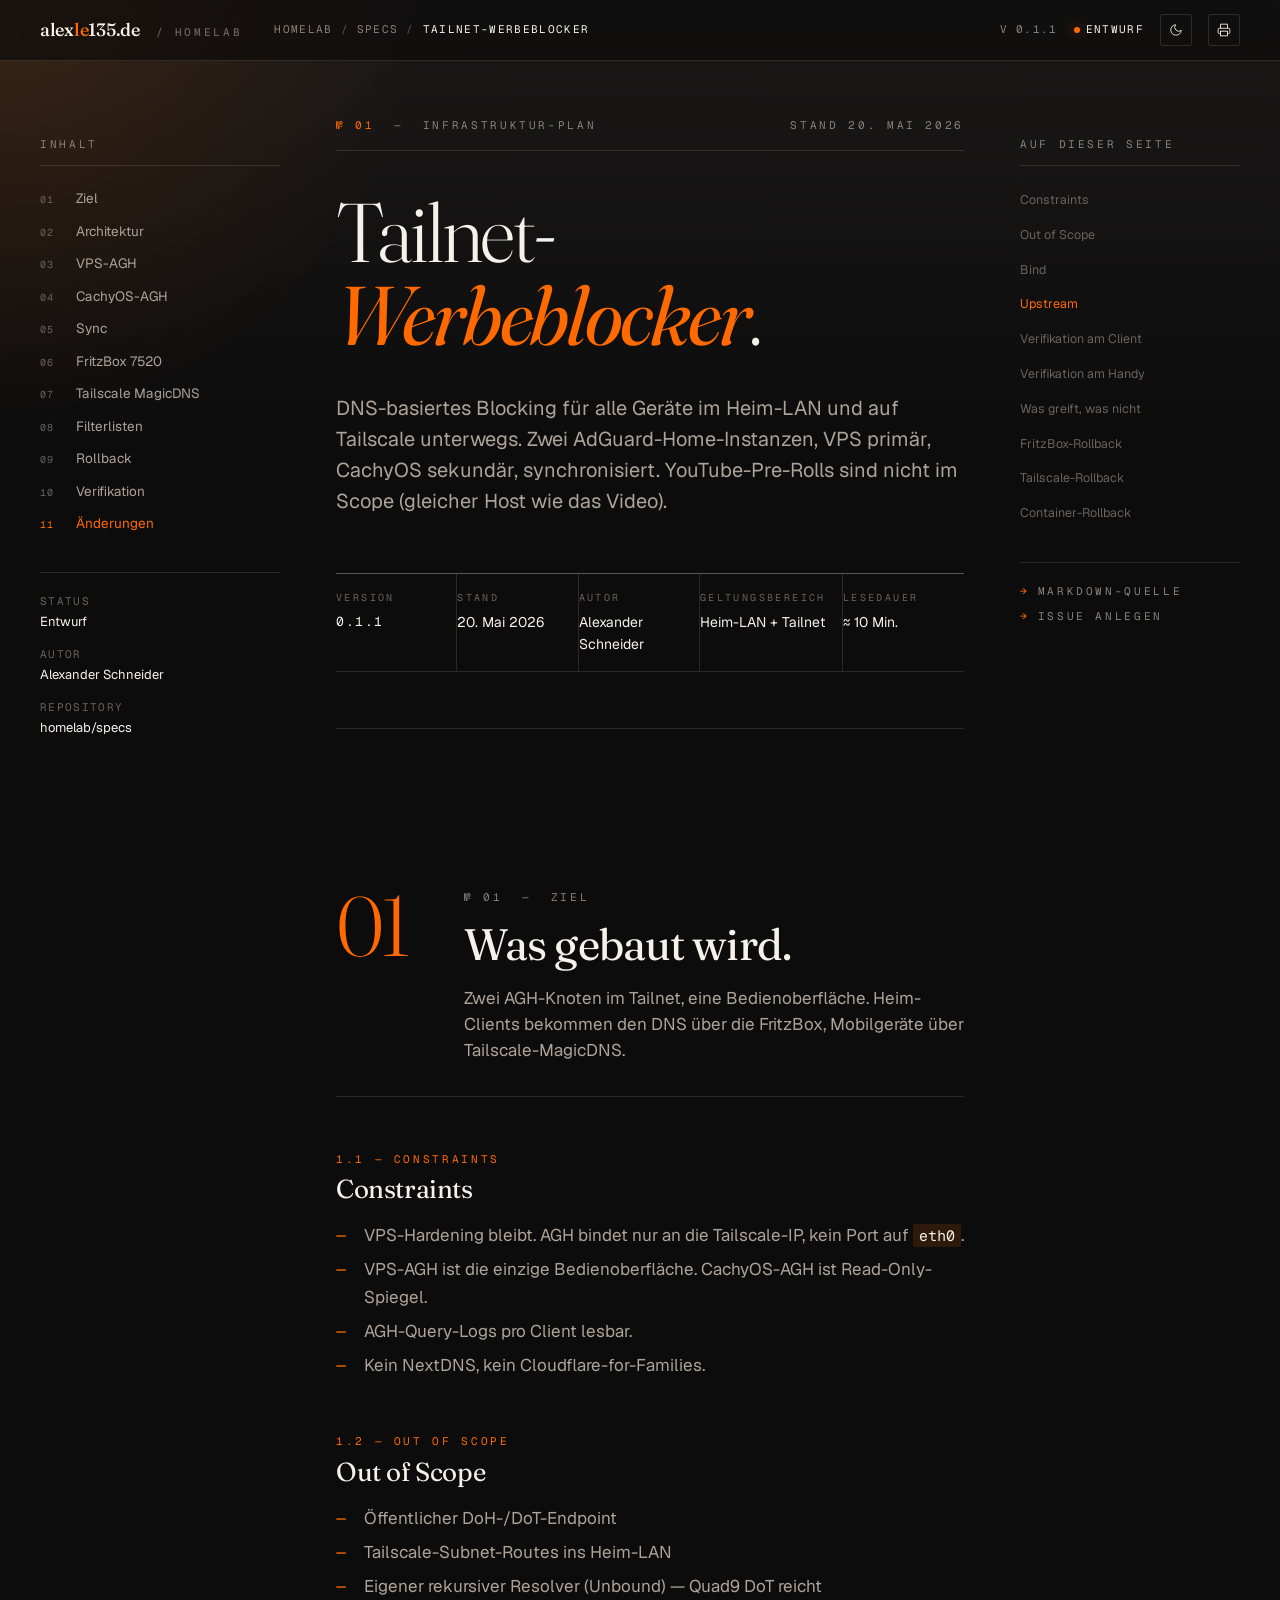
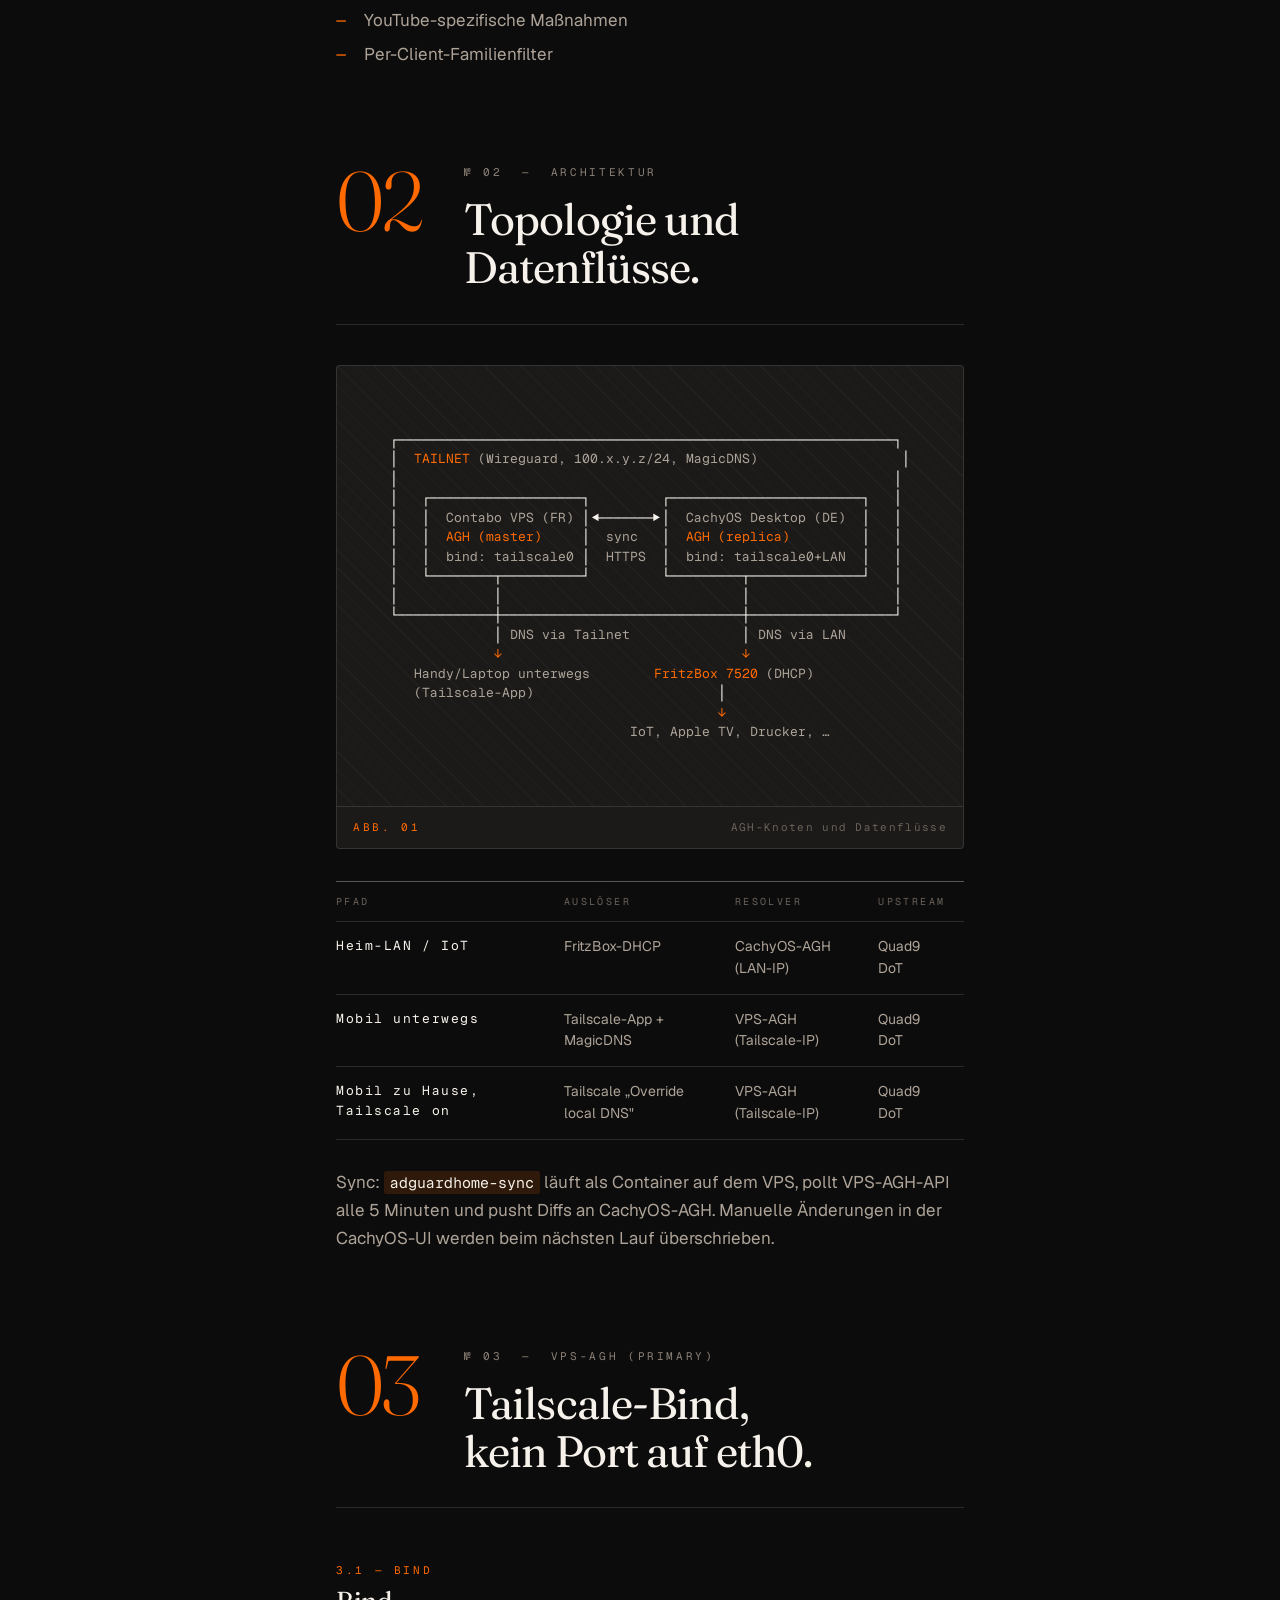
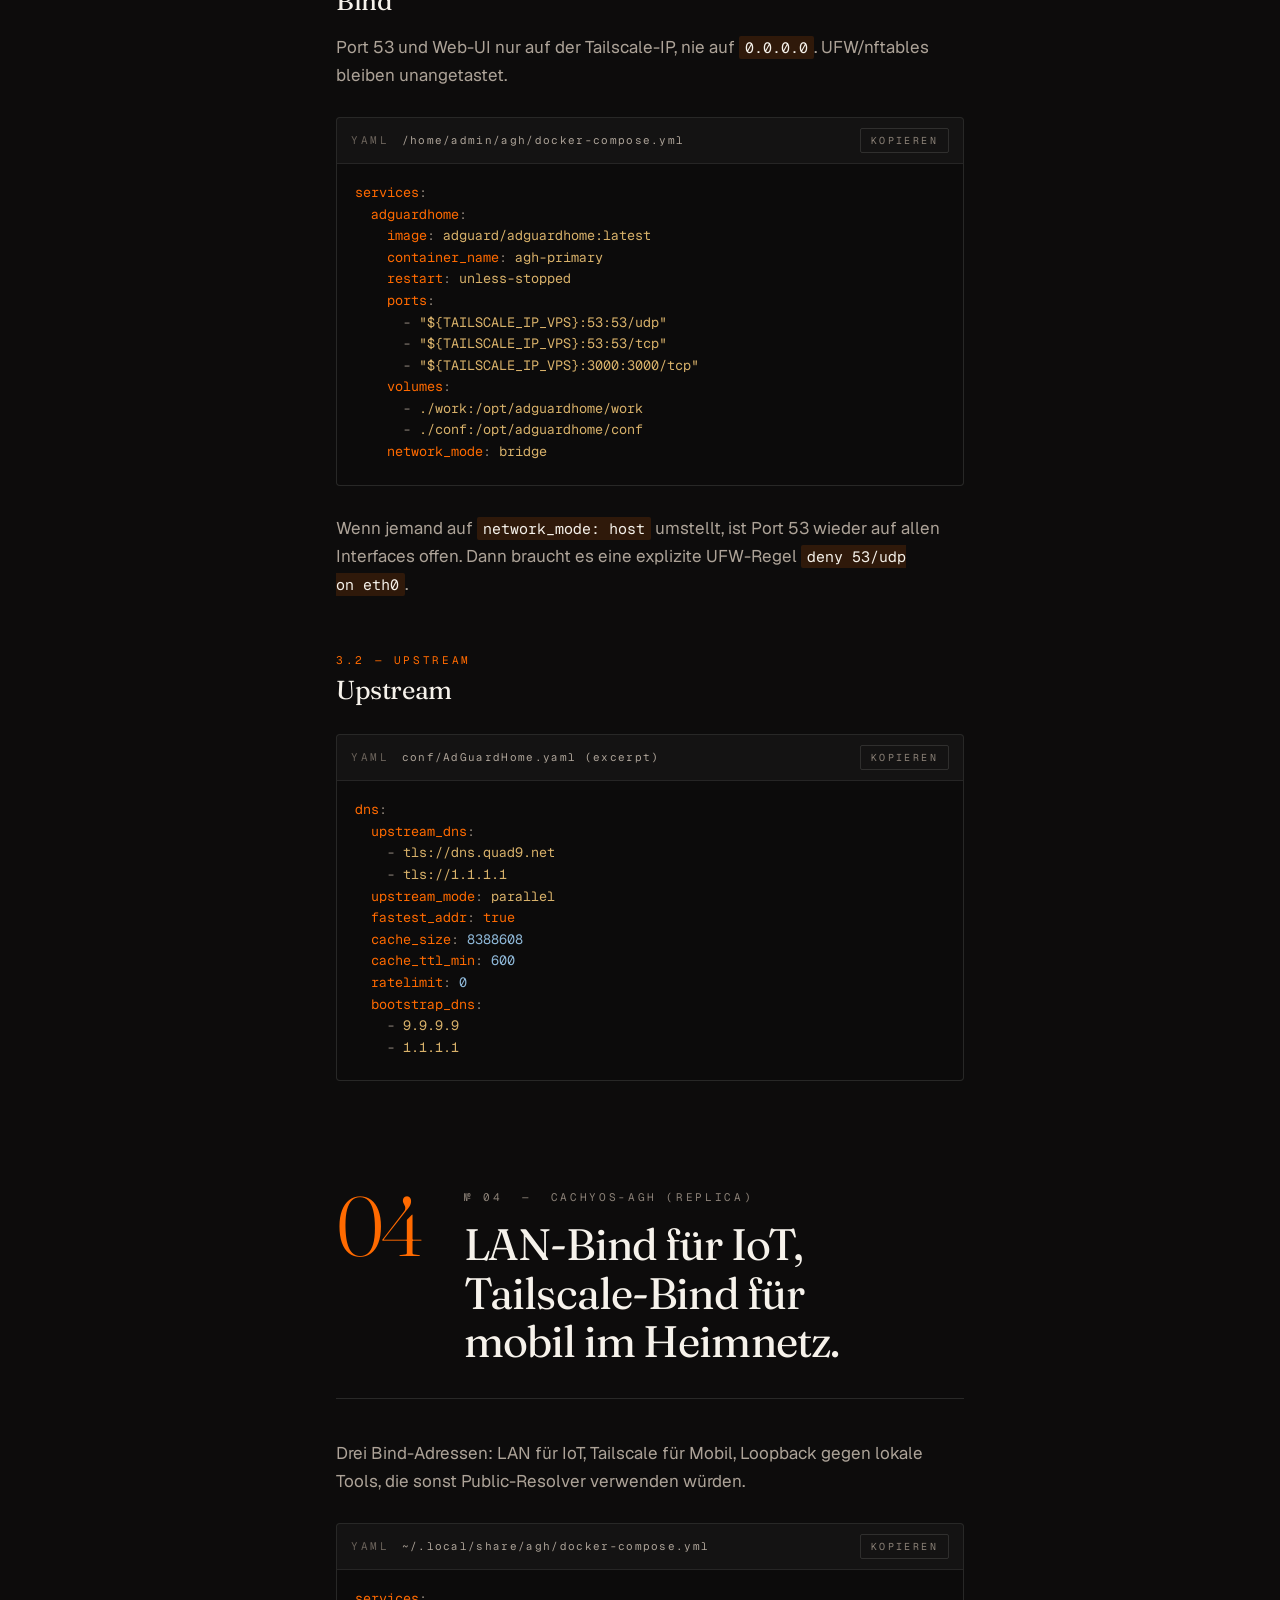
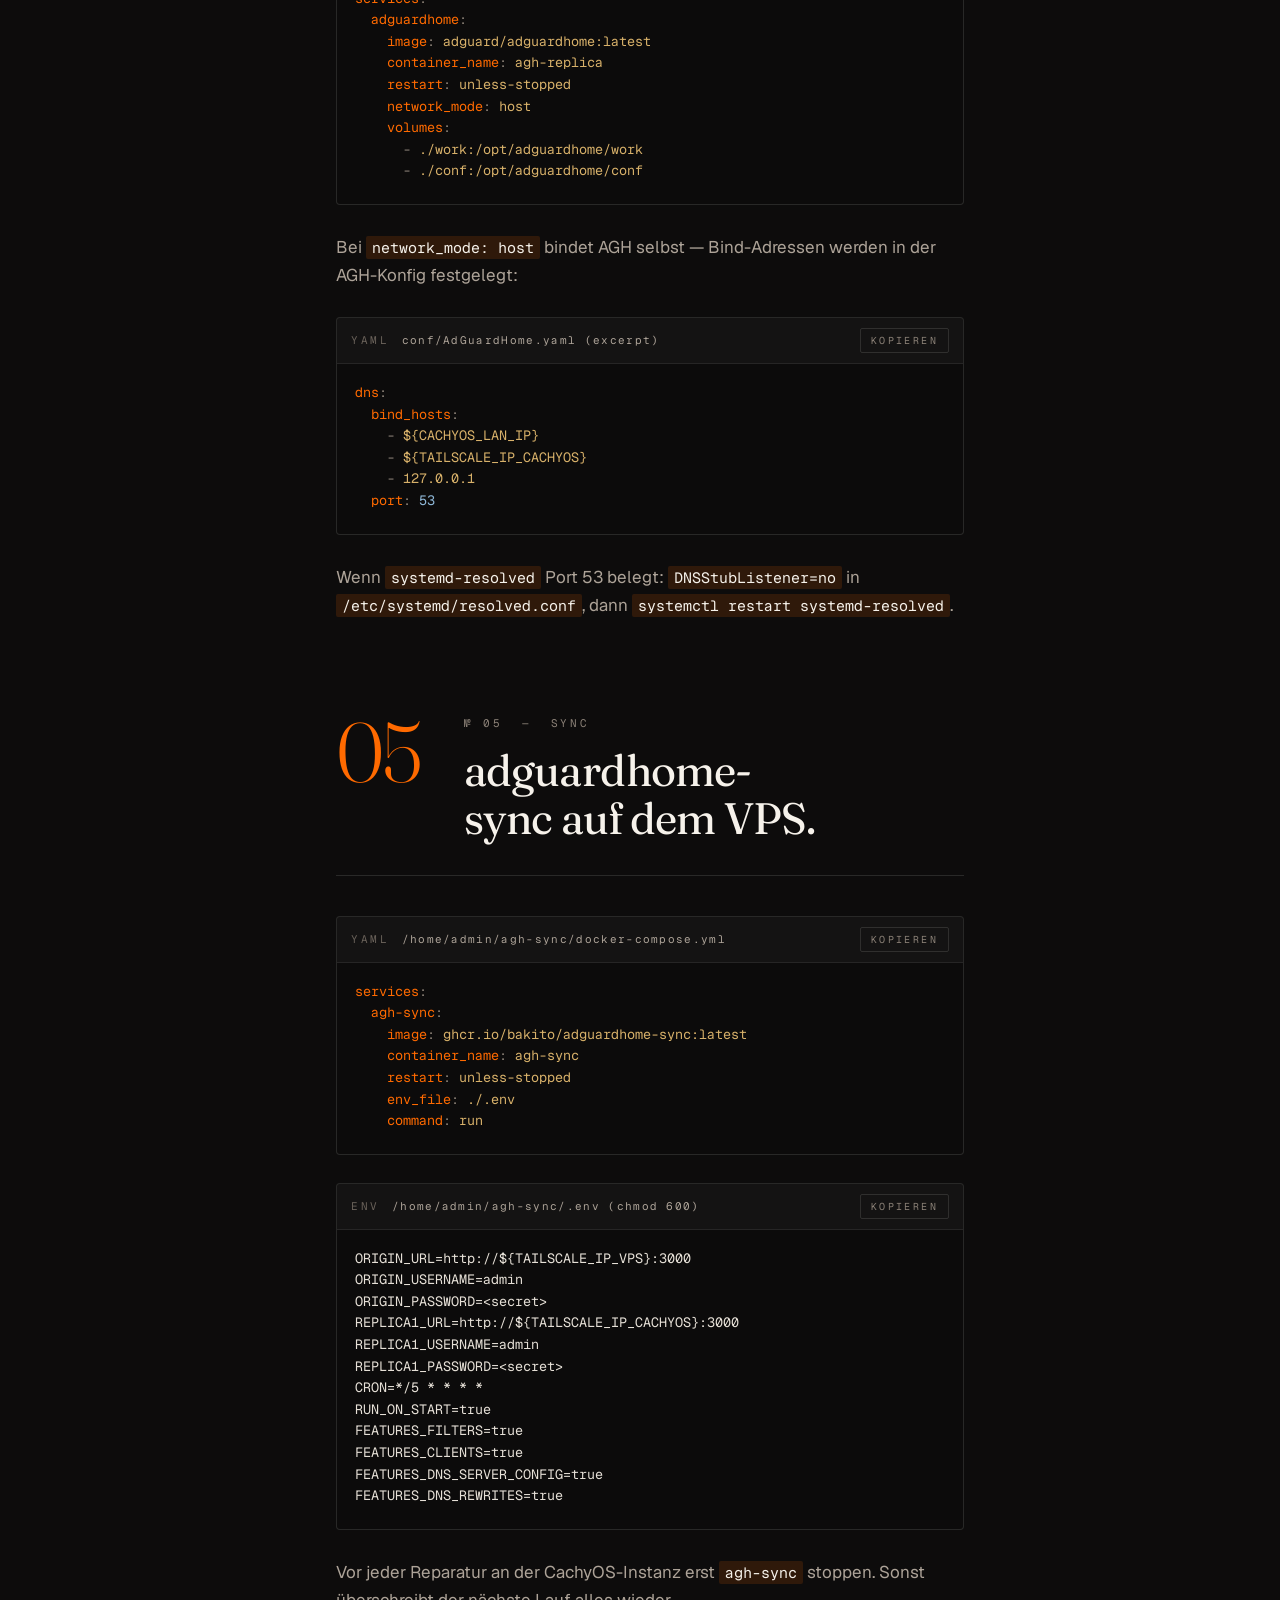
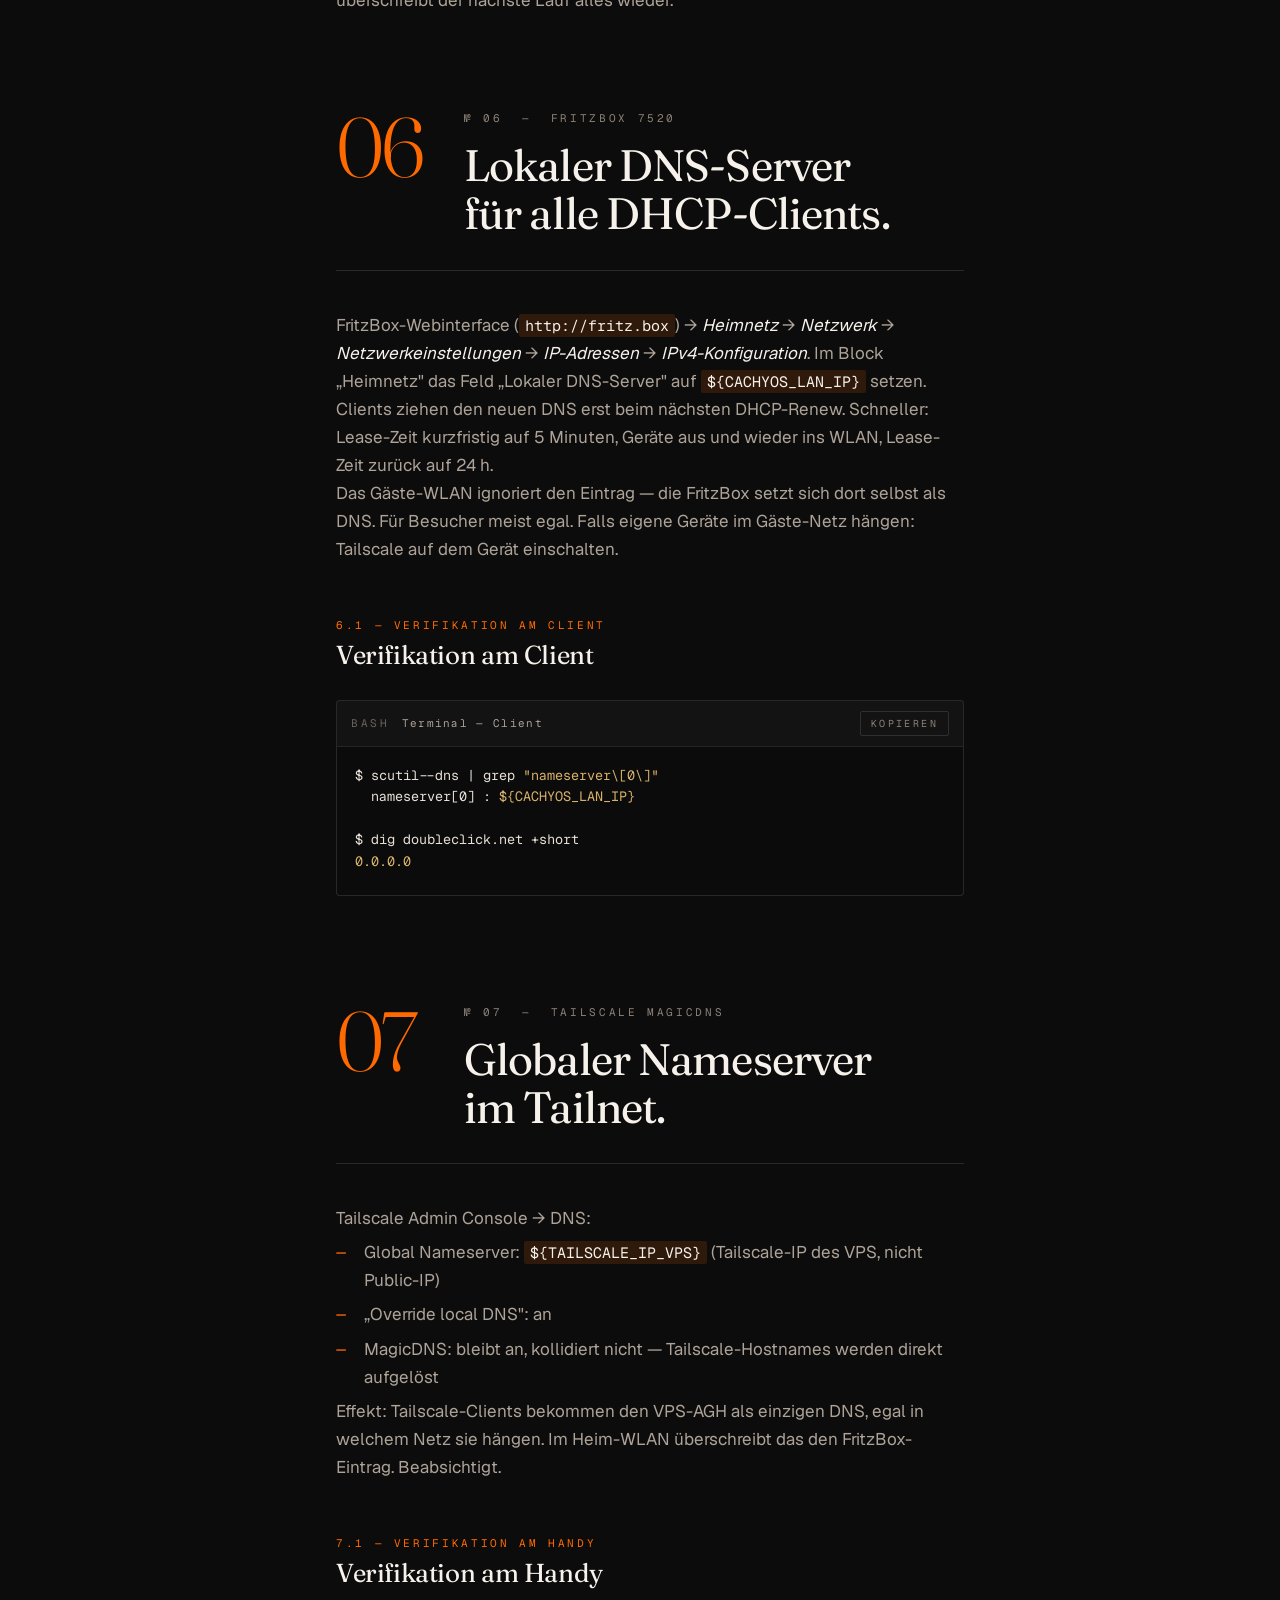
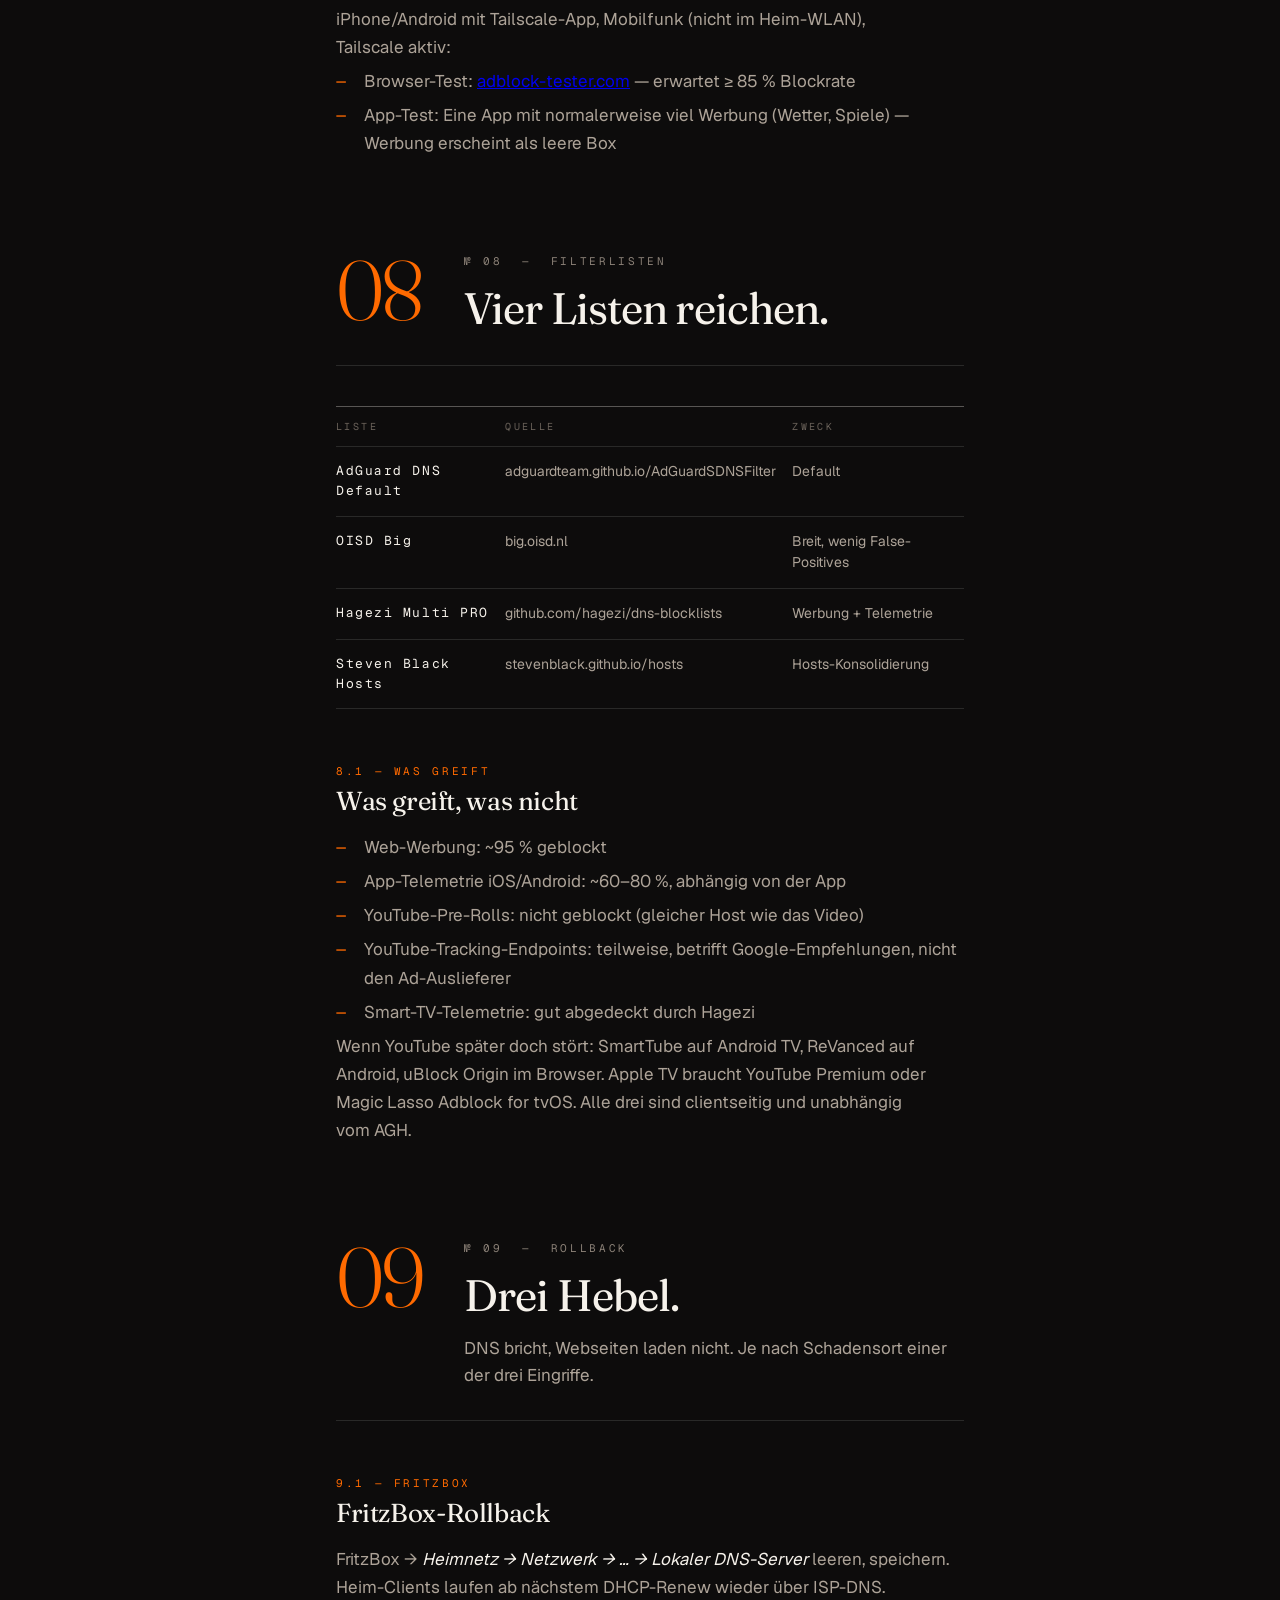
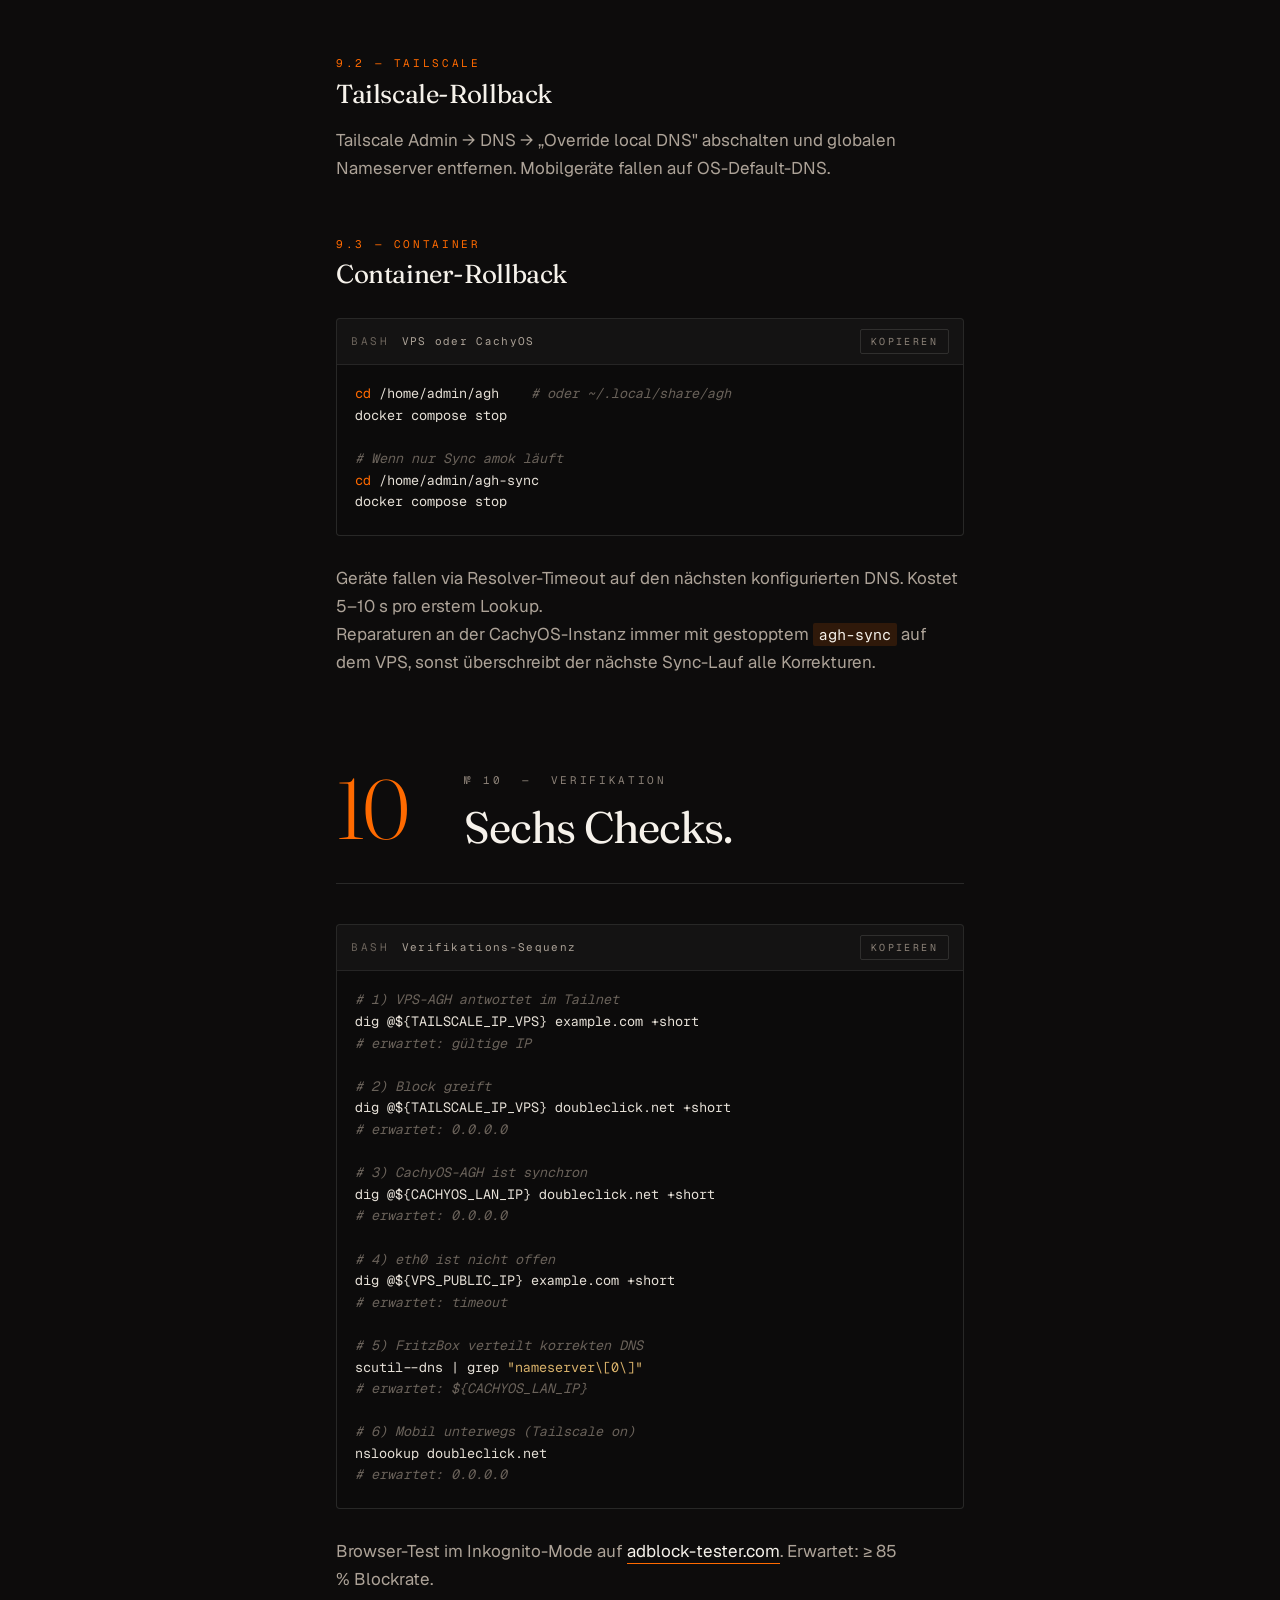
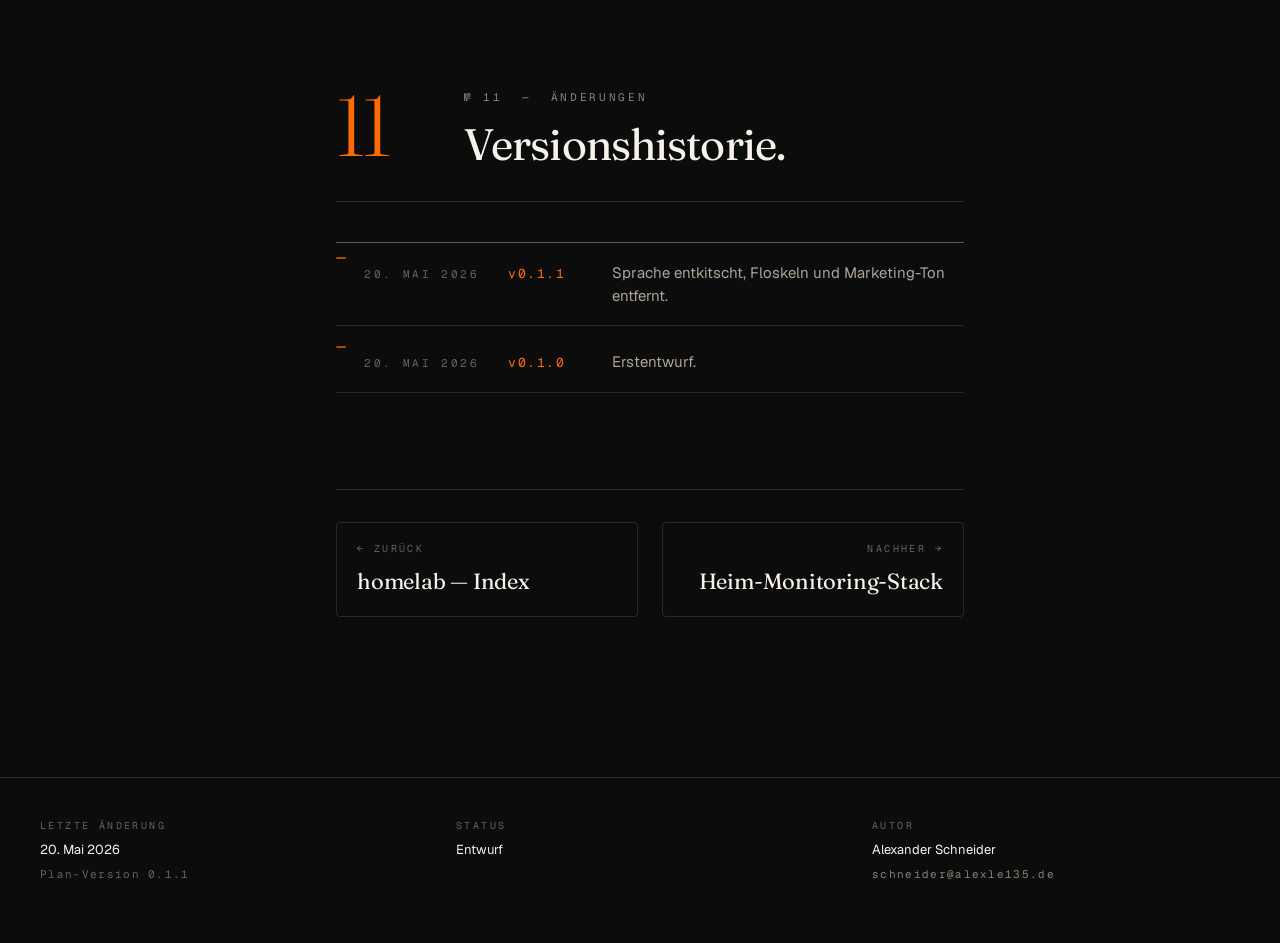
<file: specs/2026-05-20-tailnet-adblock-design.html>
<!doctype html>
<html lang="de">
<head>
<meta charset="utf-8">
<meta name="viewport" content="width=device-width,initial-scale=1">
<title>Tailnet-Werbeblocker · homelab/specs</title>

<link rel="stylesheet" href="../assets/colors_and_type.css">
<link rel="stylesheet" href="../assets/doc.css">
</head>
<body class="doc-layout">

<header class="topbar">
  <div class="topbar-inner">
    <a href="../index.html" class="brand">alex<span class="n">le</span>135.de <span style="color:var(--fg-meta); font-family:var(--ff-mono); font-size:11px; letter-spacing:var(--ls-mono); text-transform:uppercase; margin-left:12px;">/ homelab</span></a>
    <div class="crumbs">
      <a href="../index.html">homelab</a>
      <span class="sep">/</span>
      <a href="../index.html#specs">specs</a>
      <span class="sep">/</span>
      <span class="cur">Tailnet-Werbeblocker</span>
    </div>
    <div class="topbar-right">
      <span class="version">v 0.1.1</span>
      <span class="status draft"><span class="dot"></span>Entwurf</span>
      <button class="icon-btn" id="theme-toggle" title="Theme wechseln" aria-label="Theme">
        <svg width="14" height="14" viewBox="0 0 24 24" fill="none" stroke="currentColor" stroke-width="1.5"><path d="M21 12.79A9 9 0 1 1 11.21 3 7 7 0 0 0 21 12.79z"></path></svg>
      </button>
      <button class="icon-btn" onclick="window.print()" title="Drucken / PDF" aria-label="Drucken">
        <svg width="14" height="14" viewBox="0 0 24 24" fill="none" stroke="currentColor" stroke-width="1.5"><polyline points="6 9 6 2 18 2 18 9"></polyline><path d="M6 18H4a2 2 0 0 1-2-2v-5a2 2 0 0 1 2-2h16a2 2 0 0 1 2 2v5a2 2 0 0 1-2 2h-2"></path><rect x="6" y="14" width="12" height="8"></rect></svg>
      </button>
    </div>
  </div>
</header>

<div class="shell">

  <aside class="left-rail" aria-label="Inhaltsverzeichnis">
    <div class="toc-kicker">Inhalt</div>
    <ol class="toc" id="toc">
      <li><span class="n">01</span><a href="#ziel">Ziel</a></li>
      <li><span class="n">02</span><a href="#architektur">Architektur</a></li>
      <li><span class="n">03</span><a href="#vps-agh">VPS-AGH</a></li>
      <li><span class="n">04</span><a href="#cachyos-agh">CachyOS-AGH</a></li>
      <li><span class="n">05</span><a href="#sync">Sync</a></li>
      <li><span class="n">06</span><a href="#fritzbox">FritzBox 7520</a></li>
      <li><span class="n">07</span><a href="#tailscale">Tailscale MagicDNS</a></li>
      <li><span class="n">08</span><a href="#filterlisten">Filterlisten</a></li>
      <li><span class="n">09</span><a href="#rollback">Rollback</a></li>
      <li><span class="n">10</span><a href="#verifikation">Verifikation</a></li>
      <li><span class="n">11</span><a href="#changelog">Änderungen</a></li>
    </ol>

    <div class="rail-meta">
      <div class="row">
        <span class="l">Status</span>
        <span class="v">Entwurf</span>
      </div>
      <div class="row">
        <span class="l">Autor</span>
        <span class="v">Alexander Schneider</span>
      </div>
      <div class="row">
        <span class="l">Repository</span>
        <span class="v">homelab/specs</span>
      </div>
    </div>
  </aside>

  <main class="doc">

    <header class="hero">
      <div class="kicker">
        <span><span class="a">№ 01</span> &nbsp;—&nbsp; INFRASTRUKTUR-PLAN</span>
        <span>STAND 20. MAI 2026</span>
      </div>

      <h1>Tailnet-<br><span class="it">Werbeblocker</span>.</h1>

      <p class="lead">DNS-basiertes Blocking für alle Geräte im Heim-LAN und auf Tailscale unterwegs. Zwei AdGuard-Home-Instanzen, VPS primär, CachyOS sekundär, synchronisiert. YouTube-Pre-Rolls sind nicht im Scope (gleicher Host wie das Video).</p>

      <div class="meta-strip">
        <div class="cell">
          <span class="l">Version</span>
          <span class="v mono">0.1.1</span>
        </div>
        <div class="cell">
          <span class="l">Stand</span>
          <span class="v">20. Mai 2026</span>
        </div>
        <div class="cell">
          <span class="l">Autor</span>
          <span class="v">Alexander Schneider</span>
        </div>
        <div class="cell">
          <span class="l">Geltungsbereich</span>
          <span class="v">Heim-LAN + Tailnet</span>
        </div>
        <div class="cell">
          <span class="l">Lesedauer</span>
          <span class="v">≈ 10 Min.</span>
        </div>
      </div>
    </header>

    <!-- ===== 01 ZIEL ===== -->
    <section class="section" id="ziel" data-screen-label="01 Ziel">
      <div class="sec-head">
        <div class="sec-num">01</div>
        <div>
          <div class="meta">№ 01 &nbsp;—&nbsp; ZIEL</div>
          <h2>Was gebaut wird.</h2>
          <p class="sublead">Zwei AGH-Knoten im Tailnet, eine Bedienoberfläche. Heim-Clients bekommen den DNS über die FritzBox, Mobilgeräte über Tailscale-MagicDNS.</p>
        </div>
      </div>

      <div class="prose">
        <h3 data-num="1.1 — Constraints">Constraints</h3>
        <ul>
          <li>VPS-Hardening bleibt. AGH bindet nur an die Tailscale-IP, kein Port auf <code class="inline">eth0</code>.</li>
          <li>VPS-AGH ist die einzige Bedienoberfläche. CachyOS-AGH ist Read-Only-Spiegel.</li>
          <li>AGH-Query-Logs pro Client lesbar.</li>
          <li>Kein NextDNS, kein Cloudflare-for-Families.</li>
        </ul>

        <h3 data-num="1.2 — Out of Scope">Out of Scope</h3>
        <ul>
          <li>Öffentlicher DoH-/DoT-Endpoint</li>
          <li>Tailscale-Subnet-Routes ins Heim-LAN</li>
          <li>Eigener rekursiver Resolver (Unbound) — Quad9 DoT reicht</li>
          <li>YouTube-spezifische Maßnahmen</li>
          <li>Per-Client-Familienfilter</li>
        </ul>
      </div>
    </section>

    <!-- ===== 02 ARCHITEKTUR ===== -->
    <section class="section" id="architektur" data-screen-label="02 Architektur">
      <div class="sec-head">
        <div class="sec-num">02</div>
        <div>
          <div class="meta">№ 02 &nbsp;—&nbsp; ARCHITEKTUR</div>
          <h2>Topologie und Datenflüsse.</h2>
        </div>
      </div>

      <div class="prose">
        <figure class="fig">
          <div class="figbody">
            <div class="ascii"><span class="b">┌──────────────────────────────────────────────────────────────┐</span>
<span class="b">│</span>  <span class="a">TAILNET</span> (Wireguard, 100.x.y.z/24, MagicDNS)                  <span class="b">│</span>
<span class="b">│</span>                                                              <span class="b">│</span>
<span class="b">│</span>   <span class="b">┌───────────────────┐         ┌────────────────────────┐</span>   <span class="b">│</span>
<span class="b">│</span>   <span class="b">│</span>  Contabo VPS (FR) <span class="b">│◀───────▶│</span>  CachyOS Desktop (DE)  <span class="b">│</span>   <span class="b">│</span>
<span class="b">│</span>   <span class="b">│</span>  <span class="a">AGH (master)</span>     <span class="b">│</span>  sync   <span class="b">│</span>  <span class="a">AGH (replica)</span>         <span class="b">│</span>   <span class="b">│</span>
<span class="b">│</span>   <span class="b">│</span>  bind: tailscale0 <span class="b">│</span>  HTTPS  <span class="b">│</span>  bind: tailscale0+LAN  <span class="b">│</span>   <span class="b">│</span>
<span class="b">│</span>   <span class="b">└────────┬──────────┘         └─────────┬──────────────┘</span>   <span class="b">│</span>
<span class="b">│</span>            <span class="b">│</span>                              <span class="b">│</span>                  <span class="b">│</span>
<span class="b">└────────────┼──────────────────────────────┼──────────────────┘</span>
             <span class="b">│</span> DNS via Tailnet              <span class="b">│</span> DNS via LAN
             <span class="a">↓</span>                              <span class="a">↓</span>
   Handy/Laptop unterwegs        <span class="a">FritzBox 7520</span> (DHCP)
   (Tailscale-App)                       <span class="b">│</span>
                                         <span class="a">↓</span>
                              IoT, Apple TV, Drucker, …</div>
          </div>
          <figcaption>
            <span class="num">Abb. 01</span>
            <span>AGH-Knoten und Datenflüsse</span>
          </figcaption>
        </figure>

        <table class="data-table">
          <thead>
            <tr>
              <th>Pfad</th>
              <th>Auslöser</th>
              <th>Resolver</th>
              <th>Upstream</th>
            </tr>
          </thead>
          <tbody>
            <tr>
              <td>Heim-LAN / IoT</td>
              <td>FritzBox-DHCP</td>
              <td>CachyOS-AGH (LAN-IP)</td>
              <td>Quad9 DoT</td>
            </tr>
            <tr>
              <td>Mobil unterwegs</td>
              <td>Tailscale-App + MagicDNS</td>
              <td>VPS-AGH (Tailscale-IP)</td>
              <td>Quad9 DoT</td>
            </tr>
            <tr>
              <td>Mobil zu Hause, Tailscale on</td>
              <td>Tailscale „Override local DNS"</td>
              <td>VPS-AGH (Tailscale-IP)</td>
              <td>Quad9 DoT</td>
            </tr>
          </tbody>
        </table>

        <p>Sync: <code class="inline">adguardhome-sync</code> läuft als Container auf dem VPS, pollt VPS-AGH-API alle 5 Minuten und pusht Diffs an CachyOS-AGH. Manuelle Änderungen in der CachyOS-UI werden beim nächsten Lauf überschrieben.</p>
      </div>
    </section>

    <!-- ===== 03 VPS-AGH ===== -->
    <section class="section" id="vps-agh" data-screen-label="03 VPS-AGH">
      <div class="sec-head">
        <div class="sec-num">03</div>
        <div>
          <div class="meta">№ 03 &nbsp;—&nbsp; VPS-AGH (PRIMARY)</div>
          <h2>Tailscale-Bind, kein Port auf eth0.</h2>
        </div>
      </div>

      <div class="prose">
        <h3 data-num="3.1 — Bind">Bind</h3>
        <p>Port 53 und Web-UI nur auf der Tailscale-IP, nie auf <code class="inline">0.0.0.0</code>. UFW/nftables bleiben unangetastet.</p>

        <div class="codeblock">
          <div class="cb-head">
            <div class="cb-file"><span class="lang">YAML</span>/home/admin/agh/docker-compose.yml</div>
            <button class="cb-copy" data-copy>Kopieren</button>
          </div>
<pre><span class="tok-k">services</span><span class="tok-p">:</span>
  <span class="tok-k">adguardhome</span><span class="tok-p">:</span>
    <span class="tok-k">image</span><span class="tok-p">:</span> <span class="tok-s">adguard/adguardhome:latest</span>
    <span class="tok-k">container_name</span><span class="tok-p">:</span> <span class="tok-s">agh-primary</span>
    <span class="tok-k">restart</span><span class="tok-p">:</span> <span class="tok-s">unless-stopped</span>
    <span class="tok-k">ports</span><span class="tok-p">:</span>
      <span class="tok-p">- </span><span class="tok-s">"${TAILSCALE_IP_VPS}:53:53/udp"</span>
      <span class="tok-p">- </span><span class="tok-s">"${TAILSCALE_IP_VPS}:53:53/tcp"</span>
      <span class="tok-p">- </span><span class="tok-s">"${TAILSCALE_IP_VPS}:3000:3000/tcp"</span>
    <span class="tok-k">volumes</span><span class="tok-p">:</span>
      <span class="tok-p">- </span><span class="tok-s">./work:/opt/adguardhome/work</span>
      <span class="tok-p">- </span><span class="tok-s">./conf:/opt/adguardhome/conf</span>
    <span class="tok-k">network_mode</span><span class="tok-p">:</span> <span class="tok-s">bridge</span></pre>
        </div>

        <p>Wenn jemand auf <code class="inline">network_mode: host</code> umstellt, ist Port 53 wieder auf allen Interfaces offen. Dann braucht es eine explizite UFW-Regel <code class="inline">deny 53/udp on eth0</code>.</p>

        <h3 data-num="3.2 — Upstream">Upstream</h3>
        <div class="codeblock">
          <div class="cb-head">
            <div class="cb-file"><span class="lang">YAML</span>conf/AdGuardHome.yaml (excerpt)</div>
            <button class="cb-copy" data-copy>Kopieren</button>
          </div>
<pre><span class="tok-k">dns</span><span class="tok-p">:</span>
  <span class="tok-k">upstream_dns</span><span class="tok-p">:</span>
    <span class="tok-p">- </span><span class="tok-s">tls://dns.quad9.net</span>
    <span class="tok-p">- </span><span class="tok-s">tls://1.1.1.1</span>
  <span class="tok-k">upstream_mode</span><span class="tok-p">:</span> <span class="tok-s">parallel</span>
  <span class="tok-k">fastest_addr</span><span class="tok-p">:</span> <span class="tok-k">true</span>
  <span class="tok-k">cache_size</span><span class="tok-p">:</span> <span class="tok-n">8388608</span>
  <span class="tok-k">cache_ttl_min</span><span class="tok-p">:</span> <span class="tok-n">600</span>
  <span class="tok-k">ratelimit</span><span class="tok-p">:</span> <span class="tok-n">0</span>
  <span class="tok-k">bootstrap_dns</span><span class="tok-p">:</span>
    <span class="tok-p">- </span><span class="tok-s">9.9.9.9</span>
    <span class="tok-p">- </span><span class="tok-s">1.1.1.1</span></pre>
        </div>
      </div>
    </section>

    <!-- ===== 04 CACHYOS-AGH ===== -->
    <section class="section" id="cachyos-agh" data-screen-label="04 CachyOS-AGH">
      <div class="sec-head">
        <div class="sec-num">04</div>
        <div>
          <div class="meta">№ 04 &nbsp;—&nbsp; CACHYOS-AGH (REPLICA)</div>
          <h2>LAN-Bind für IoT, Tailscale-Bind für mobil im Heimnetz.</h2>
        </div>
      </div>

      <div class="prose">
        <p>Drei Bind-Adressen: LAN für IoT, Tailscale für Mobil, Loopback gegen lokale Tools, die sonst Public-Resolver verwenden würden.</p>

        <div class="codeblock">
          <div class="cb-head">
            <div class="cb-file"><span class="lang">YAML</span>~/.local/share/agh/docker-compose.yml</div>
            <button class="cb-copy" data-copy>Kopieren</button>
          </div>
<pre><span class="tok-k">services</span><span class="tok-p">:</span>
  <span class="tok-k">adguardhome</span><span class="tok-p">:</span>
    <span class="tok-k">image</span><span class="tok-p">:</span> <span class="tok-s">adguard/adguardhome:latest</span>
    <span class="tok-k">container_name</span><span class="tok-p">:</span> <span class="tok-s">agh-replica</span>
    <span class="tok-k">restart</span><span class="tok-p">:</span> <span class="tok-s">unless-stopped</span>
    <span class="tok-k">network_mode</span><span class="tok-p">:</span> <span class="tok-s">host</span>
    <span class="tok-k">volumes</span><span class="tok-p">:</span>
      <span class="tok-p">- </span><span class="tok-s">./work:/opt/adguardhome/work</span>
      <span class="tok-p">- </span><span class="tok-s">./conf:/opt/adguardhome/conf</span></pre>
        </div>

        <p>Bei <code class="inline">network_mode: host</code> bindet AGH selbst — Bind-Adressen werden in der AGH-Konfig festgelegt:</p>

        <div class="codeblock">
          <div class="cb-head">
            <div class="cb-file"><span class="lang">YAML</span>conf/AdGuardHome.yaml (excerpt)</div>
            <button class="cb-copy" data-copy>Kopieren</button>
          </div>
<pre><span class="tok-k">dns</span><span class="tok-p">:</span>
  <span class="tok-k">bind_hosts</span><span class="tok-p">:</span>
    <span class="tok-p">- </span><span class="tok-s">${CACHYOS_LAN_IP}</span>
    <span class="tok-p">- </span><span class="tok-s">${TAILSCALE_IP_CACHYOS}</span>
    <span class="tok-p">- </span><span class="tok-s">127.0.0.1</span>
  <span class="tok-k">port</span><span class="tok-p">:</span> <span class="tok-n">53</span></pre>
        </div>

        <p>Wenn <code class="inline">systemd-resolved</code> Port 53 belegt: <code class="inline">DNSStubListener=no</code> in <code class="inline">/etc/systemd/resolved.conf</code>, dann <code class="inline">systemctl restart systemd-resolved</code>.</p>
      </div>
    </section>

    <!-- ===== 05 SYNC ===== -->
    <section class="section" id="sync" data-screen-label="05 Sync">
      <div class="sec-head">
        <div class="sec-num">05</div>
        <div>
          <div class="meta">№ 05 &nbsp;—&nbsp; SYNC</div>
          <h2>adguardhome-sync auf dem VPS.</h2>
        </div>
      </div>

      <div class="prose">
        <div class="codeblock">
          <div class="cb-head">
            <div class="cb-file"><span class="lang">YAML</span>/home/admin/agh-sync/docker-compose.yml</div>
            <button class="cb-copy" data-copy>Kopieren</button>
          </div>
<pre><span class="tok-k">services</span><span class="tok-p">:</span>
  <span class="tok-k">agh-sync</span><span class="tok-p">:</span>
    <span class="tok-k">image</span><span class="tok-p">:</span> <span class="tok-s">ghcr.io/bakito/adguardhome-sync:latest</span>
    <span class="tok-k">container_name</span><span class="tok-p">:</span> <span class="tok-s">agh-sync</span>
    <span class="tok-k">restart</span><span class="tok-p">:</span> <span class="tok-s">unless-stopped</span>
    <span class="tok-k">env_file</span><span class="tok-p">:</span> <span class="tok-s">./.env</span>
    <span class="tok-k">command</span><span class="tok-p">:</span> <span class="tok-s">run</span></pre>
        </div>

        <div class="codeblock">
          <div class="cb-head">
            <div class="cb-file"><span class="lang">ENV</span>/home/admin/agh-sync/.env (chmod 600)</div>
            <button class="cb-copy" data-copy>Kopieren</button>
          </div>
<pre>ORIGIN_URL=http://${TAILSCALE_IP_VPS}:3000
ORIGIN_USERNAME=admin
ORIGIN_PASSWORD=&lt;secret&gt;
REPLICA1_URL=http://${TAILSCALE_IP_CACHYOS}:3000
REPLICA1_USERNAME=admin
REPLICA1_PASSWORD=&lt;secret&gt;
CRON=*/5 * * * *
RUN_ON_START=true
FEATURES_FILTERS=true
FEATURES_CLIENTS=true
FEATURES_DNS_SERVER_CONFIG=true
FEATURES_DNS_REWRITES=true</pre>
        </div>

        <p>Vor jeder Reparatur an der CachyOS-Instanz erst <code class="inline">agh-sync</code> stoppen. Sonst überschreibt der nächste Lauf alles wieder.</p>
      </div>
    </section>

    <!-- ===== 06 FRITZBOX ===== -->
    <section class="section" id="fritzbox" data-screen-label="06 FritzBox">
      <div class="sec-head">
        <div class="sec-num">06</div>
        <div>
          <div class="meta">№ 06 &nbsp;—&nbsp; FRITZBOX 7520</div>
          <h2>Lokaler DNS-Server für alle DHCP-Clients.</h2>
        </div>
      </div>

      <div class="prose">
        <p>FritzBox-Webinterface (<code class="inline">http://fritz.box</code>) → <em>Heimnetz</em> → <em>Netzwerk</em> → <em>Netzwerkeinstellungen</em> → <em>IP-Adressen</em> → <em>IPv4-Konfiguration</em>. Im Block „Heimnetz" das Feld „Lokaler DNS-Server" auf <code class="inline">${CACHYOS_LAN_IP}</code> setzen.</p>

        <p>Clients ziehen den neuen DNS erst beim nächsten DHCP-Renew. Schneller: Lease-Zeit kurzfristig auf 5 Minuten, Geräte aus und wieder ins WLAN, Lease-Zeit zurück auf 24 h.</p>

        <p>Das Gäste-WLAN ignoriert den Eintrag — die FritzBox setzt sich dort selbst als DNS. Für Besucher meist egal. Falls eigene Geräte im Gäste-Netz hängen: Tailscale auf dem Gerät einschalten.</p>

        <h3 data-num="6.1 — Verifikation am Client">Verifikation am Client</h3>
        <div class="codeblock">
          <div class="cb-head">
            <div class="cb-file"><span class="lang">Bash</span>Terminal — Client</div>
            <button class="cb-copy" data-copy>Kopieren</button>
          </div>
<pre>$ scutil --dns | grep <span class="tok-s">"nameserver\[0\]"</span>
  nameserver[0] : <span class="tok-s">${CACHYOS_LAN_IP}</span>

$ dig doubleclick.net +short
<span class="tok-s">0.0.0.0</span></pre>
        </div>
      </div>
    </section>

    <!-- ===== 07 TAILSCALE ===== -->
    <section class="section" id="tailscale" data-screen-label="07 Tailscale">
      <div class="sec-head">
        <div class="sec-num">07</div>
        <div>
          <div class="meta">№ 07 &nbsp;—&nbsp; TAILSCALE MAGICDNS</div>
          <h2>Globaler Nameserver im Tailnet.</h2>
        </div>
      </div>

      <div class="prose">
        <p>Tailscale Admin Console → DNS:</p>
        <ul>
          <li>Global Nameserver: <code class="inline">${TAILSCALE_IP_VPS}</code> (Tailscale-IP des VPS, nicht Public-IP)</li>
          <li>„Override local DNS": an</li>
          <li>MagicDNS: bleibt an, kollidiert nicht — Tailscale-Hostnames werden direkt aufgelöst</li>
        </ul>

        <p>Effekt: Tailscale-Clients bekommen den VPS-AGH als einzigen DNS, egal in welchem Netz sie hängen. Im Heim-WLAN überschreibt das den FritzBox-Eintrag. Beabsichtigt.</p>

        <h3 data-num="7.1 — Verifikation am Handy">Verifikation am Handy</h3>
        <p>iPhone/Android mit Tailscale-App, Mobilfunk (nicht im Heim-WLAN), Tailscale aktiv:</p>
        <ul>
          <li>Browser-Test: <a href="https://adblock-tester.com/">adblock-tester.com</a> — erwartet ≥ 85 % Blockrate</li>
          <li>App-Test: Eine App mit normalerweise viel Werbung (Wetter, Spiele) — Werbung erscheint als leere Box</li>
        </ul>
      </div>
    </section>

    <!-- ===== 08 FILTERLISTEN ===== -->
    <section class="section" id="filterlisten" data-screen-label="08 Filterlisten">
      <div class="sec-head">
        <div class="sec-num">08</div>
        <div>
          <div class="meta">№ 08 &nbsp;—&nbsp; FILTERLISTEN</div>
          <h2>Vier Listen reichen.</h2>
        </div>
      </div>

      <div class="prose">
        <table class="data-table">
          <thead>
            <tr>
              <th>Liste</th>
              <th>Quelle</th>
              <th>Zweck</th>
            </tr>
          </thead>
          <tbody>
            <tr>
              <td>AdGuard DNS Default</td>
              <td>adguardteam.github.io/AdGuardSDNSFilter</td>
              <td>Default</td>
            </tr>
            <tr>
              <td>OISD Big</td>
              <td>big.oisd.nl</td>
              <td>Breit, wenig False-Positives</td>
            </tr>
            <tr>
              <td>Hagezi Multi PRO</td>
              <td>github.com/hagezi/dns-blocklists</td>
              <td>Werbung + Telemetrie</td>
            </tr>
            <tr>
              <td>Steven Black Hosts</td>
              <td>stevenblack.github.io/hosts</td>
              <td>Hosts-Konsolidierung</td>
            </tr>
          </tbody>
        </table>

        <h3 data-num="8.1 — Was greift">Was greift, was nicht</h3>
        <ul>
          <li>Web-Werbung: ~95 % geblockt</li>
          <li>App-Telemetrie iOS/Android: ~60–80 %, abhängig von der App</li>
          <li>YouTube-Pre-Rolls: nicht geblockt (gleicher Host wie das Video)</li>
          <li>YouTube-Tracking-Endpoints: teilweise, betrifft Google-Empfehlungen, nicht den Ad-Auslieferer</li>
          <li>Smart-TV-Telemetrie: gut abgedeckt durch Hagezi</li>
        </ul>

        <p>Wenn YouTube später doch stört: SmartTube auf Android TV, ReVanced auf Android, uBlock Origin im Browser. Apple TV braucht YouTube Premium oder Magic Lasso Adblock for tvOS. Alle drei sind clientseitig und unabhängig vom AGH.</p>
      </div>
    </section>

    <!-- ===== 09 ROLLBACK ===== -->
    <section class="section" id="rollback" data-screen-label="09 Rollback">
      <div class="sec-head">
        <div class="sec-num">09</div>
        <div>
          <div class="meta">№ 09 &nbsp;—&nbsp; ROLLBACK</div>
          <h2>Drei Hebel.</h2>
          <p class="sublead">DNS bricht, Webseiten laden nicht. Je nach Schadensort einer der drei Eingriffe.</p>
        </div>
      </div>

      <div class="prose">
        <h3 data-num="9.1 — FritzBox">FritzBox-Rollback</h3>
        <p>FritzBox → <em>Heimnetz → Netzwerk → … → Lokaler DNS-Server</em> leeren, speichern. Heim-Clients laufen ab nächstem DHCP-Renew wieder über ISP-DNS.</p>

        <h3 data-num="9.2 — Tailscale">Tailscale-Rollback</h3>
        <p>Tailscale Admin → DNS → „Override local DNS" abschalten und globalen Nameserver entfernen. Mobilgeräte fallen auf OS-Default-DNS.</p>

        <h3 data-num="9.3 — Container">Container-Rollback</h3>
        <div class="codeblock">
          <div class="cb-head">
            <div class="cb-file"><span class="lang">Bash</span>VPS oder CachyOS</div>
            <button class="cb-copy" data-copy>Kopieren</button>
          </div>
<pre><span class="tok-k">cd</span> /home/admin/agh    <span class="tok-c"># oder ~/.local/share/agh</span>
docker compose stop

<span class="tok-c"># Wenn nur Sync amok läuft</span>
<span class="tok-k">cd</span> /home/admin/agh-sync
docker compose stop</pre>
        </div>
        <p>Geräte fallen via Resolver-Timeout auf den nächsten konfigurierten DNS. Kostet 5–10 s pro erstem Lookup.</p>

        <p>Reparaturen an der CachyOS-Instanz immer mit gestopptem <code class="inline">agh-sync</code> auf dem VPS, sonst überschreibt der nächste Sync-Lauf alle Korrekturen.</p>
      </div>
    </section>

    <!-- ===== 10 VERIFIKATION ===== -->
    <section class="section" id="verifikation" data-screen-label="10 Verifikation">
      <div class="sec-head">
        <div class="sec-num">10</div>
        <div>
          <div class="meta">№ 10 &nbsp;—&nbsp; VERIFIKATION</div>
          <h2>Sechs Checks.</h2>
        </div>
      </div>

      <div class="prose">
        <div class="codeblock">
          <div class="cb-head">
            <div class="cb-file"><span class="lang">Bash</span>Verifikations-Sequenz</div>
            <button class="cb-copy" data-copy>Kopieren</button>
          </div>
<pre><span class="tok-c"># 1) VPS-AGH antwortet im Tailnet</span>
dig @${TAILSCALE_IP_VPS} example.com +short
<span class="tok-c"># erwartet: gültige IP</span>

<span class="tok-c"># 2) Block greift</span>
dig @${TAILSCALE_IP_VPS} doubleclick.net +short
<span class="tok-c"># erwartet: 0.0.0.0</span>

<span class="tok-c"># 3) CachyOS-AGH ist synchron</span>
dig @${CACHYOS_LAN_IP} doubleclick.net +short
<span class="tok-c"># erwartet: 0.0.0.0</span>

<span class="tok-c"># 4) eth0 ist nicht offen</span>
dig @${VPS_PUBLIC_IP} example.com +short
<span class="tok-c"># erwartet: timeout</span>

<span class="tok-c"># 5) FritzBox verteilt korrekten DNS</span>
scutil --dns | grep <span class="tok-s">"nameserver\[0\]"</span>
<span class="tok-c"># erwartet: ${CACHYOS_LAN_IP}</span>

<span class="tok-c"># 6) Mobil unterwegs (Tailscale on)</span>
nslookup doubleclick.net
<span class="tok-c"># erwartet: 0.0.0.0</span></pre>
        </div>

        <p>Browser-Test im Inkognito-Mode auf <a href="https://adblock-tester.com/">adblock-tester.com</a>. Erwartet: ≥ 85 % Blockrate.</p>
      </div>
    </section>

    <!-- ===== 11 CHANGELOG ===== -->
    <section class="section" id="changelog" data-screen-label="11 Änderungen">
      <div class="sec-head">
        <div class="sec-num">11</div>
        <div>
          <div class="meta">№ 11 &nbsp;—&nbsp; ÄNDERUNGEN</div>
          <h2>Versionshistorie.</h2>
        </div>
      </div>

      <div class="prose">
        <ul class="changelog">
          <li>
            <span class="date">20. Mai 2026</span>
            <span class="ver">v0.1.1</span>
            <span class="summary">Sprache entkitscht, Floskeln und Marketing-Ton entfernt.</span>
          </li>
          <li>
            <span class="date">20. Mai 2026</span>
            <span class="ver">v0.1.0</span>
            <span class="summary">Erstentwurf.</span>
          </li>
        </ul>
      </div>
    </section>

    <nav class="page-nav">
      <a href="../index.html">
        <span class="l">← Zurück</span>
        <span class="t">homelab — Index</span>
      </a>
      <a href="2026-05-20-monitoring-stack-design.html" class="next">
        <span class="l">Nachher →</span>
        <span class="t">Heim-Monitoring-Stack</span>
      </a>
    </nav>

  </main>

  <aside class="right-rail" aria-label="Auf dieser Seite">
    <div class="rr-kicker">Auf dieser Seite</div>
    <ul class="rr-list" id="rr-list"><!-- auto --></ul>

    <div class="edit-link">
      <a href="2026-05-20-tailnet-adblock-design.md">Markdown-Quelle</a>
      <a href="#">Issue anlegen</a>
    </div>
  </aside>

</div>

<footer class="docfoot">
  <div class="col">
    <span class="l">Letzte Änderung</span>
    <span class="v">20. Mai 2026</span>
    <span>Plan-Version 0.1.1</span>
  </div>
  <div class="col">
    <span class="l">Status</span>
    <span class="v">Entwurf</span>
  </div>
  <div class="col">
    <span class="l">Autor</span>
    <span class="v">Alexander Schneider</span>
    <span><a href="mailto:schneider@alexle135.de">schneider@alexle135.de</a></span>
  </div>
</footer>

<script>
(() => {
  const html = document.documentElement;
  const themeBtn = document.getElementById('theme-toggle');
  const saved = localStorage.getItem('doc-theme');
  if (saved) html.setAttribute('data-theme', saved);
  themeBtn?.addEventListener('click', () => {
    const cur = html.getAttribute('data-theme') === 'light' ? 'dark' : 'light';
    html.setAttribute('data-theme', cur);
    localStorage.setItem('doc-theme', cur);
  });

  document.querySelectorAll('[data-copy]').forEach(btn => {
    btn.addEventListener('click', async () => {
      const pre = btn.closest('.codeblock').querySelector('pre');
      try {
        await navigator.clipboard.writeText(pre.innerText);
        btn.textContent = 'Kopiert ✓';
        btn.classList.add('copied');
        setTimeout(() => { btn.textContent = 'Kopieren'; btn.classList.remove('copied'); }, 1500);
      } catch (e) { btn.textContent = 'Fehler'; }
    });
  });

  function buildRightRail() {
    const ul = document.getElementById('rr-list');
    if (!ul) return;
    const headings = document.querySelectorAll('section.section h3');
    ul.innerHTML = '';
    headings.forEach(h => {
      if (!h.id) {
        h.id = (h.textContent || '').toLowerCase()
          .replace(/[^a-z0-9äöüß ]/gi, '').trim().replace(/\s+/g, '-');
      }
      const li = document.createElement('li');
      const a = document.createElement('a');
      a.href = '#' + h.id; a.textContent = h.textContent.trim();
      li.appendChild(a); ul.appendChild(li);
    });
  }
  buildRightRail();

  const tocLinks = document.querySelectorAll('#toc a');
  const sections = document.querySelectorAll('section.section');
  const sectionObserver = new IntersectionObserver((entries) => {
    entries.forEach(e => {
      if (e.isIntersecting) {
        const id = e.target.id;
        tocLinks.forEach(a => a.parentElement.classList.toggle('active', a.getAttribute('href') === '#' + id));
      }
    });
  }, { rootMargin: '-30% 0px -60% 0px' });
  sections.forEach(s => sectionObserver.observe(s));

  const headings = document.querySelectorAll('section.section h3');
  const rrLinks = () => document.querySelectorAll('#rr-list a');
  const headingObserver = new IntersectionObserver((entries) => {
    entries.forEach(e => {
      if (e.isIntersecting) {
        const id = e.target.id;
        rrLinks().forEach(a => a.parentElement.classList.toggle('active', a.getAttribute('href') === '#' + id));
      }
    });
  }, { rootMargin: '-25% 0px -65% 0px' });
  headings.forEach(h => headingObserver.observe(h));
})();
</script>

</body>
</html>
</file>
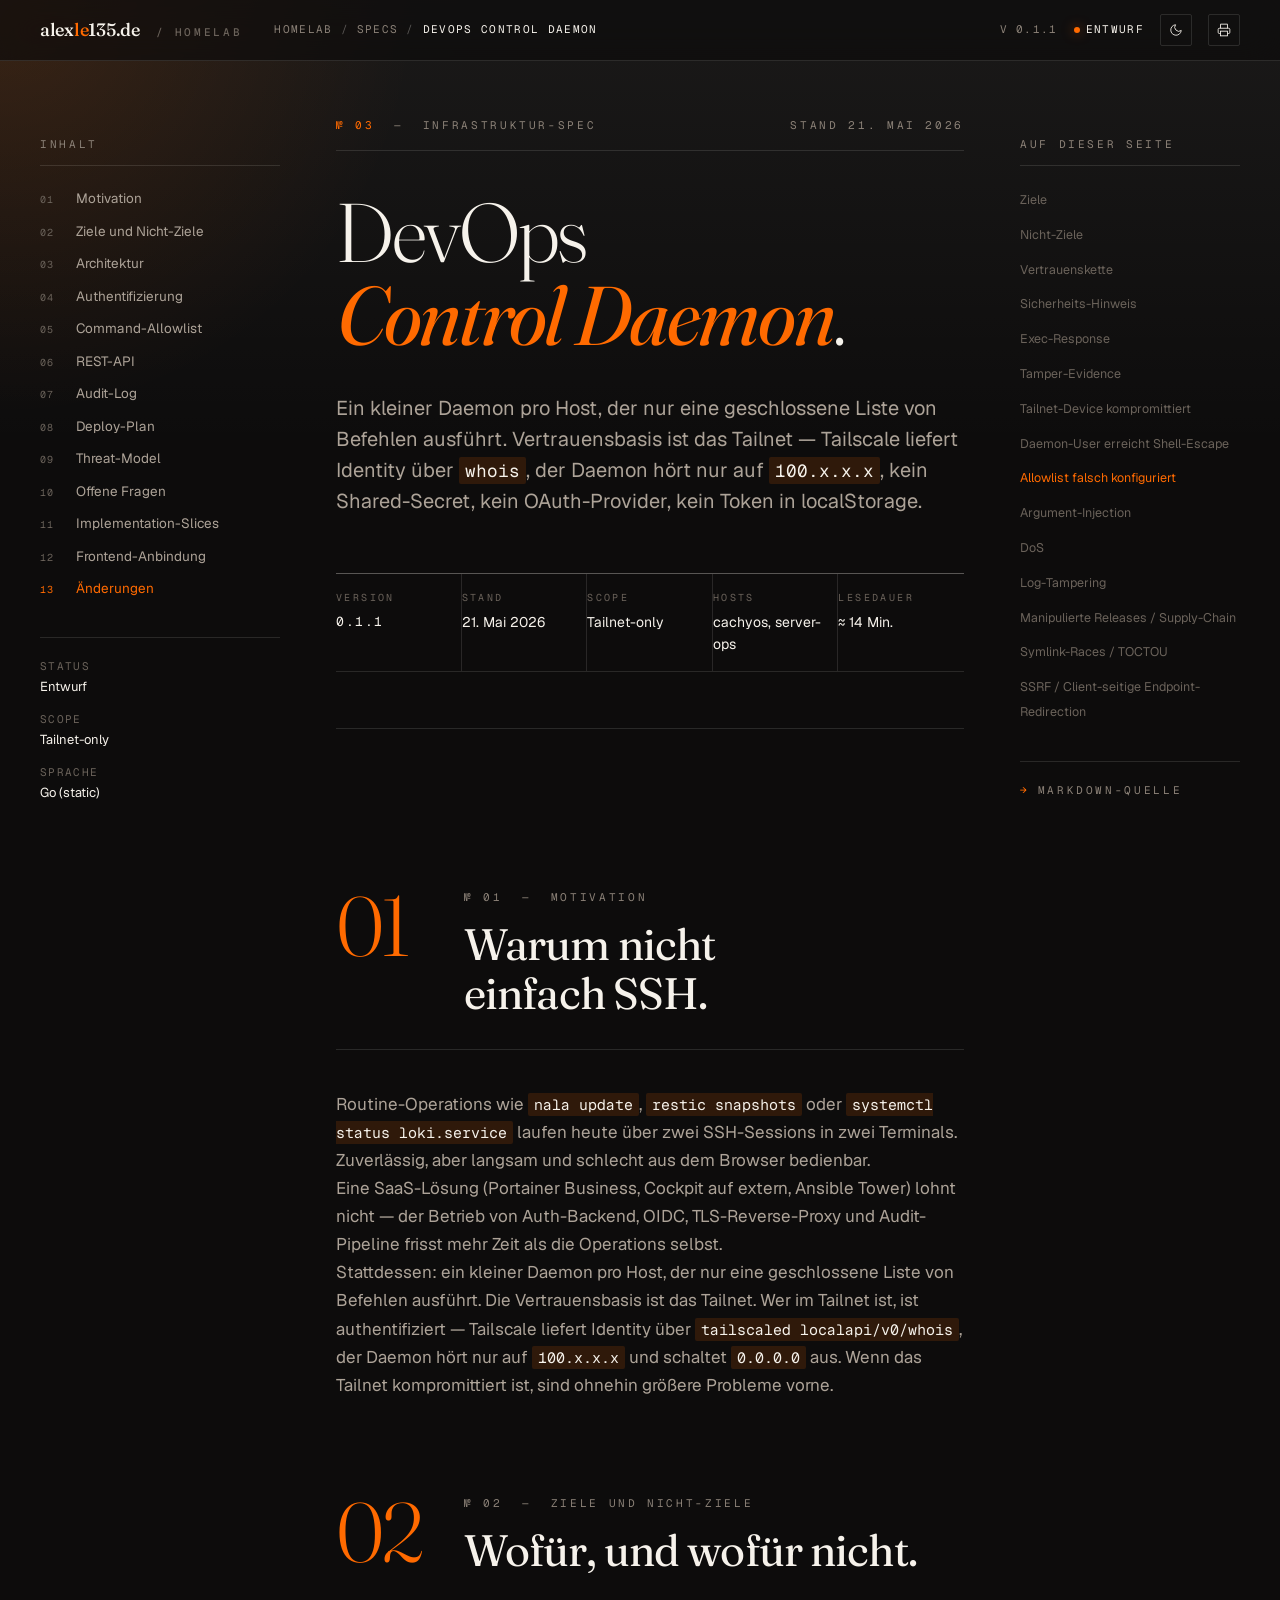
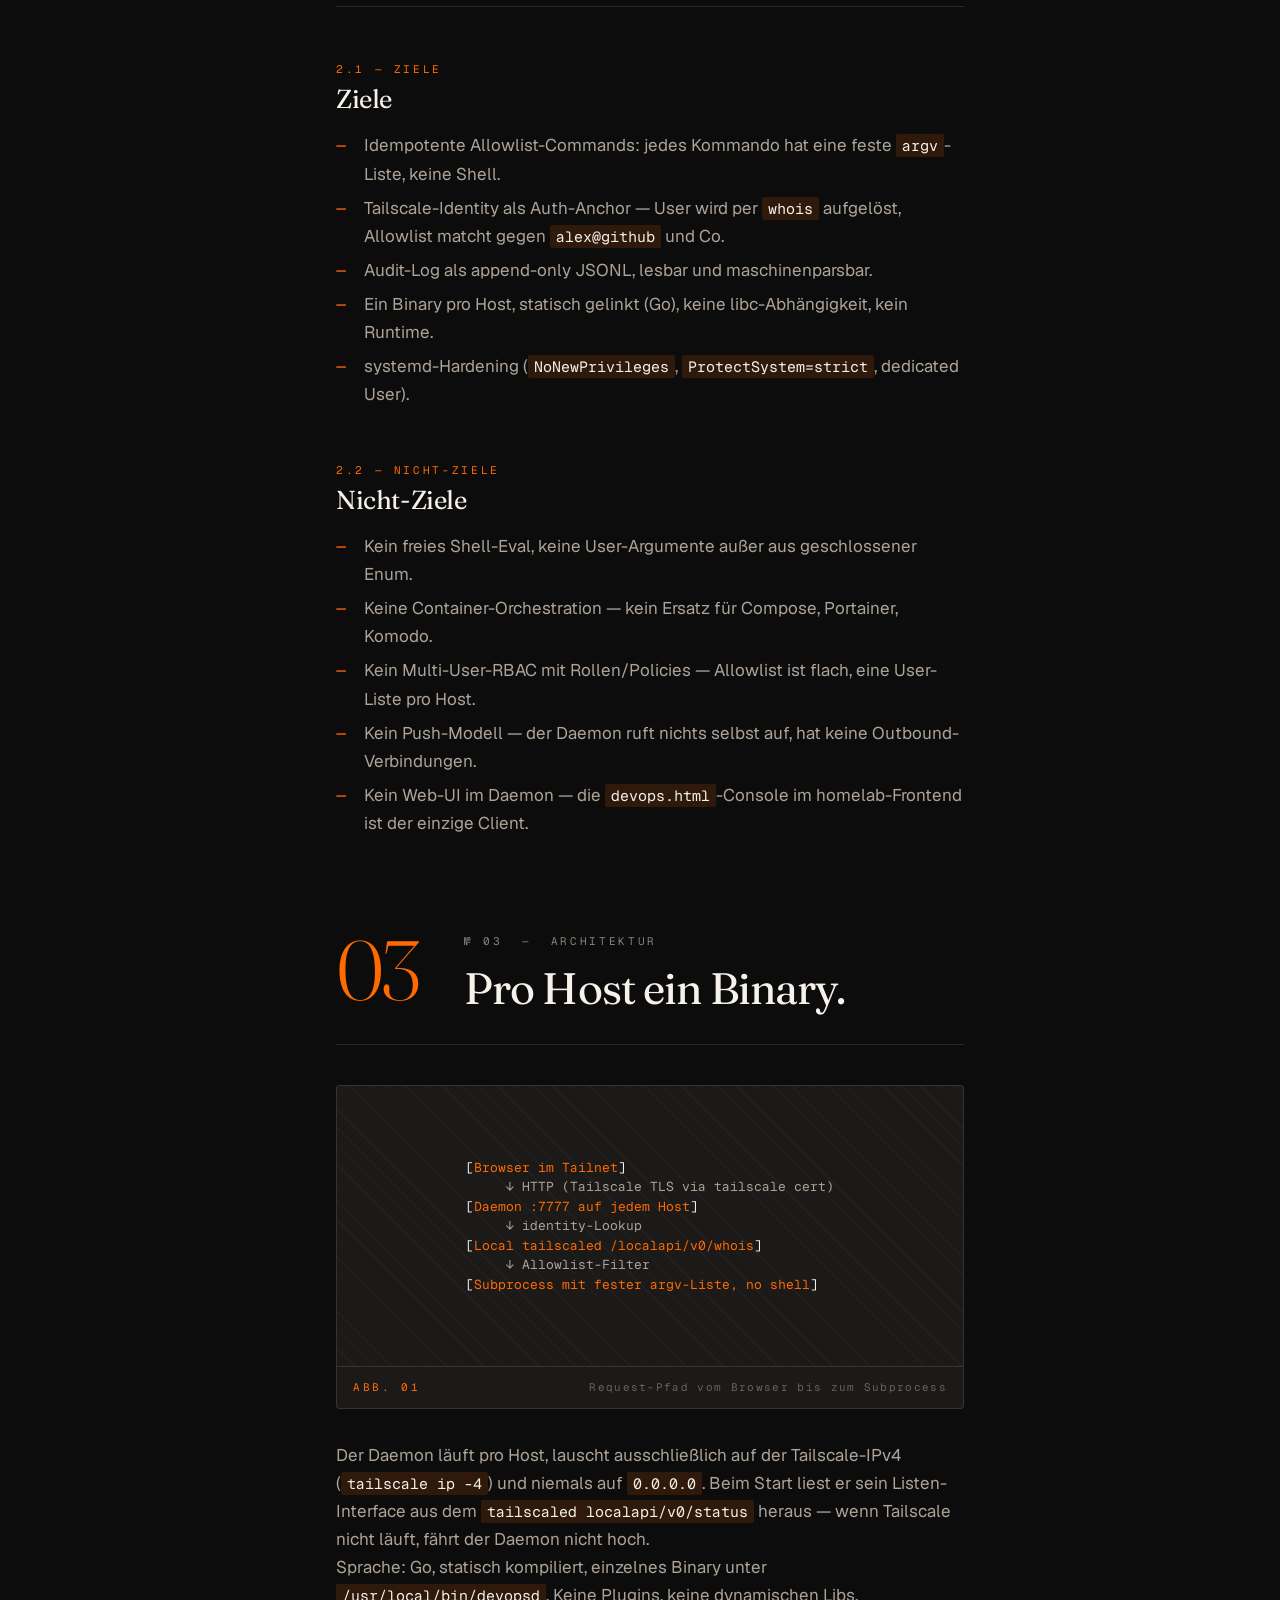
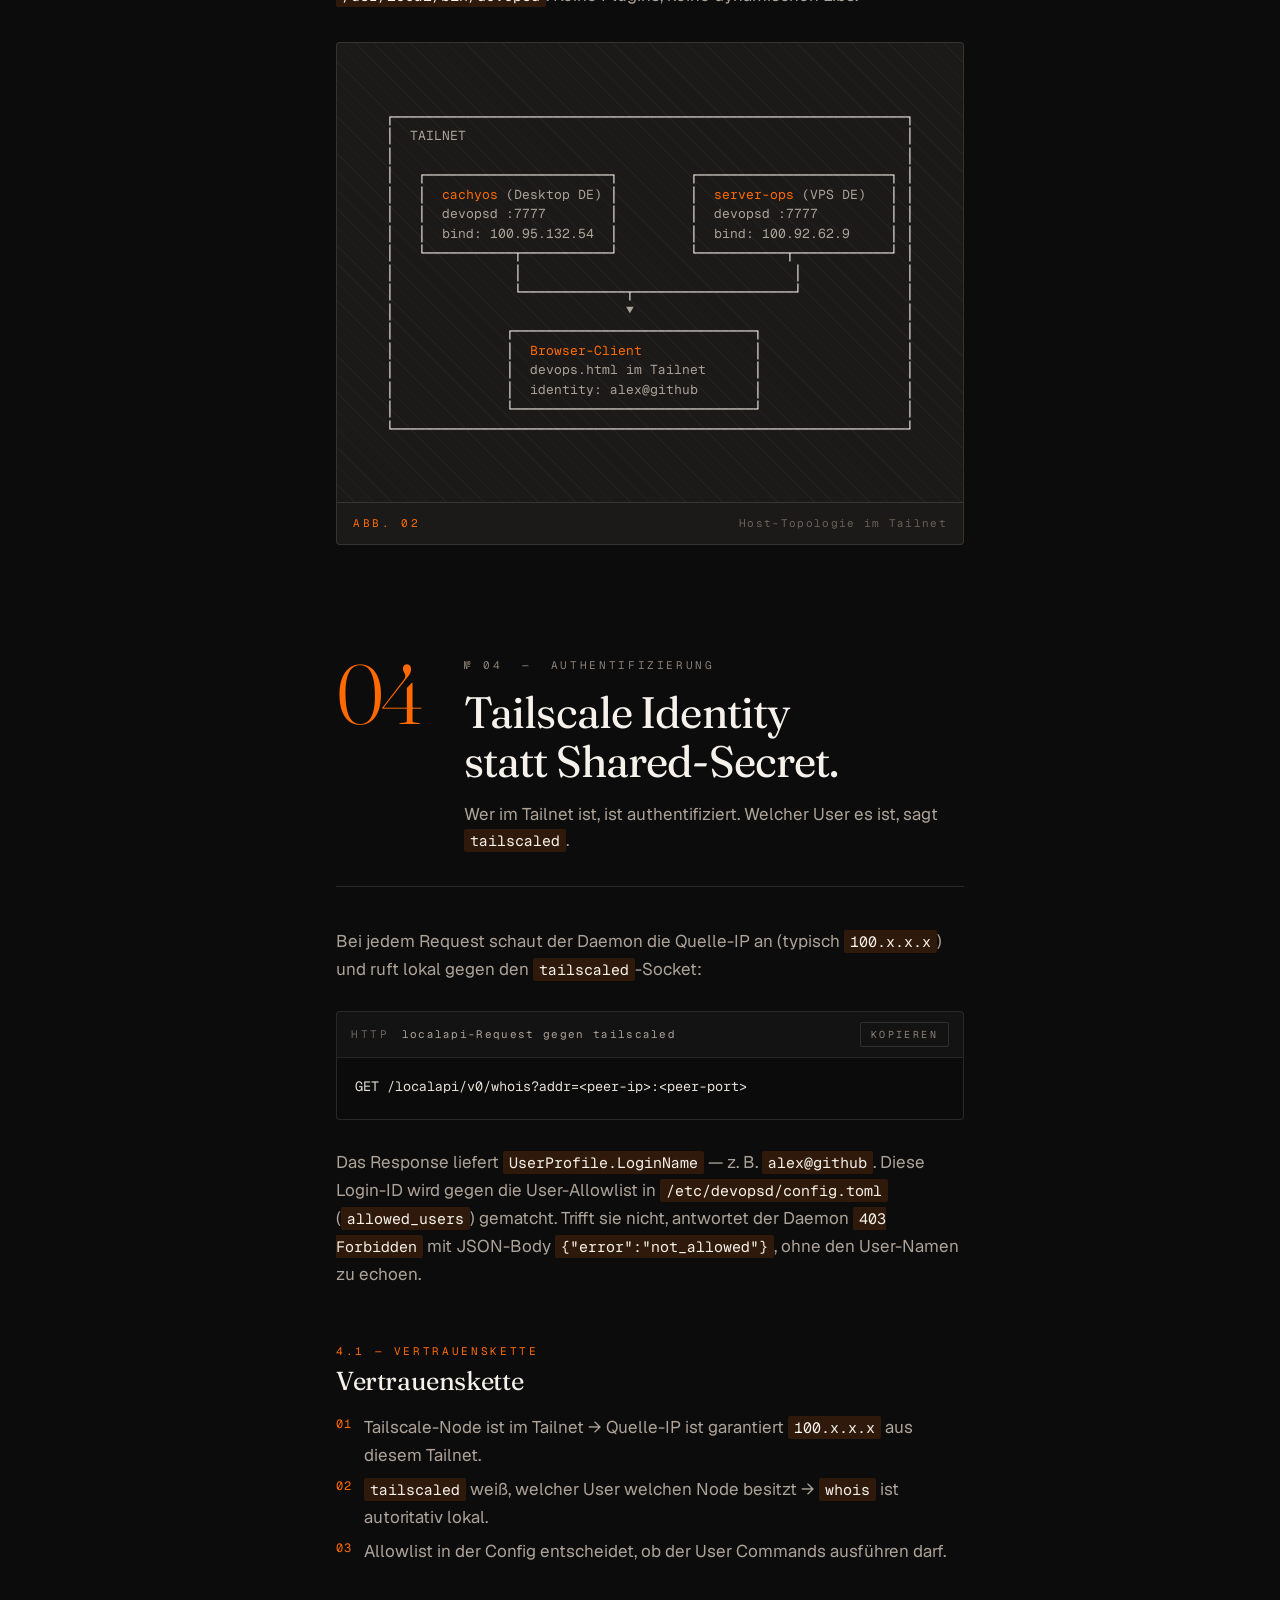
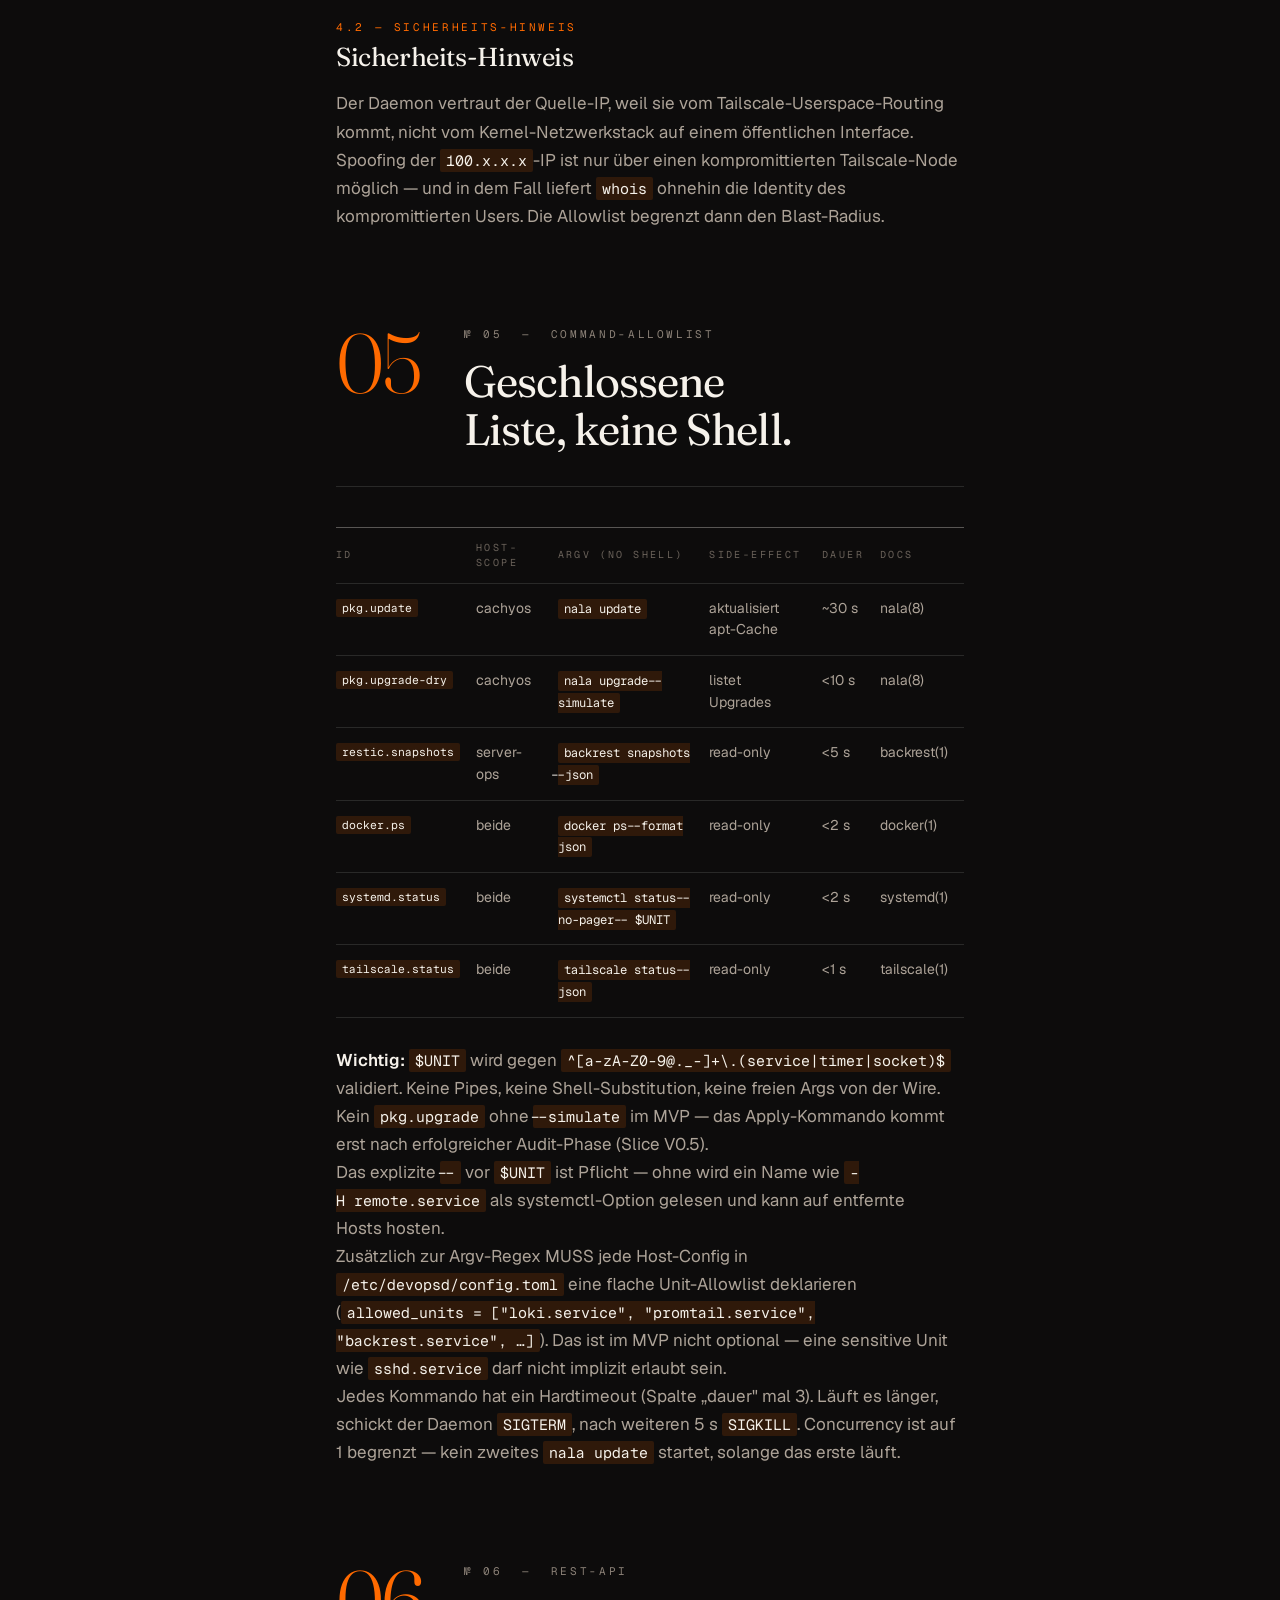
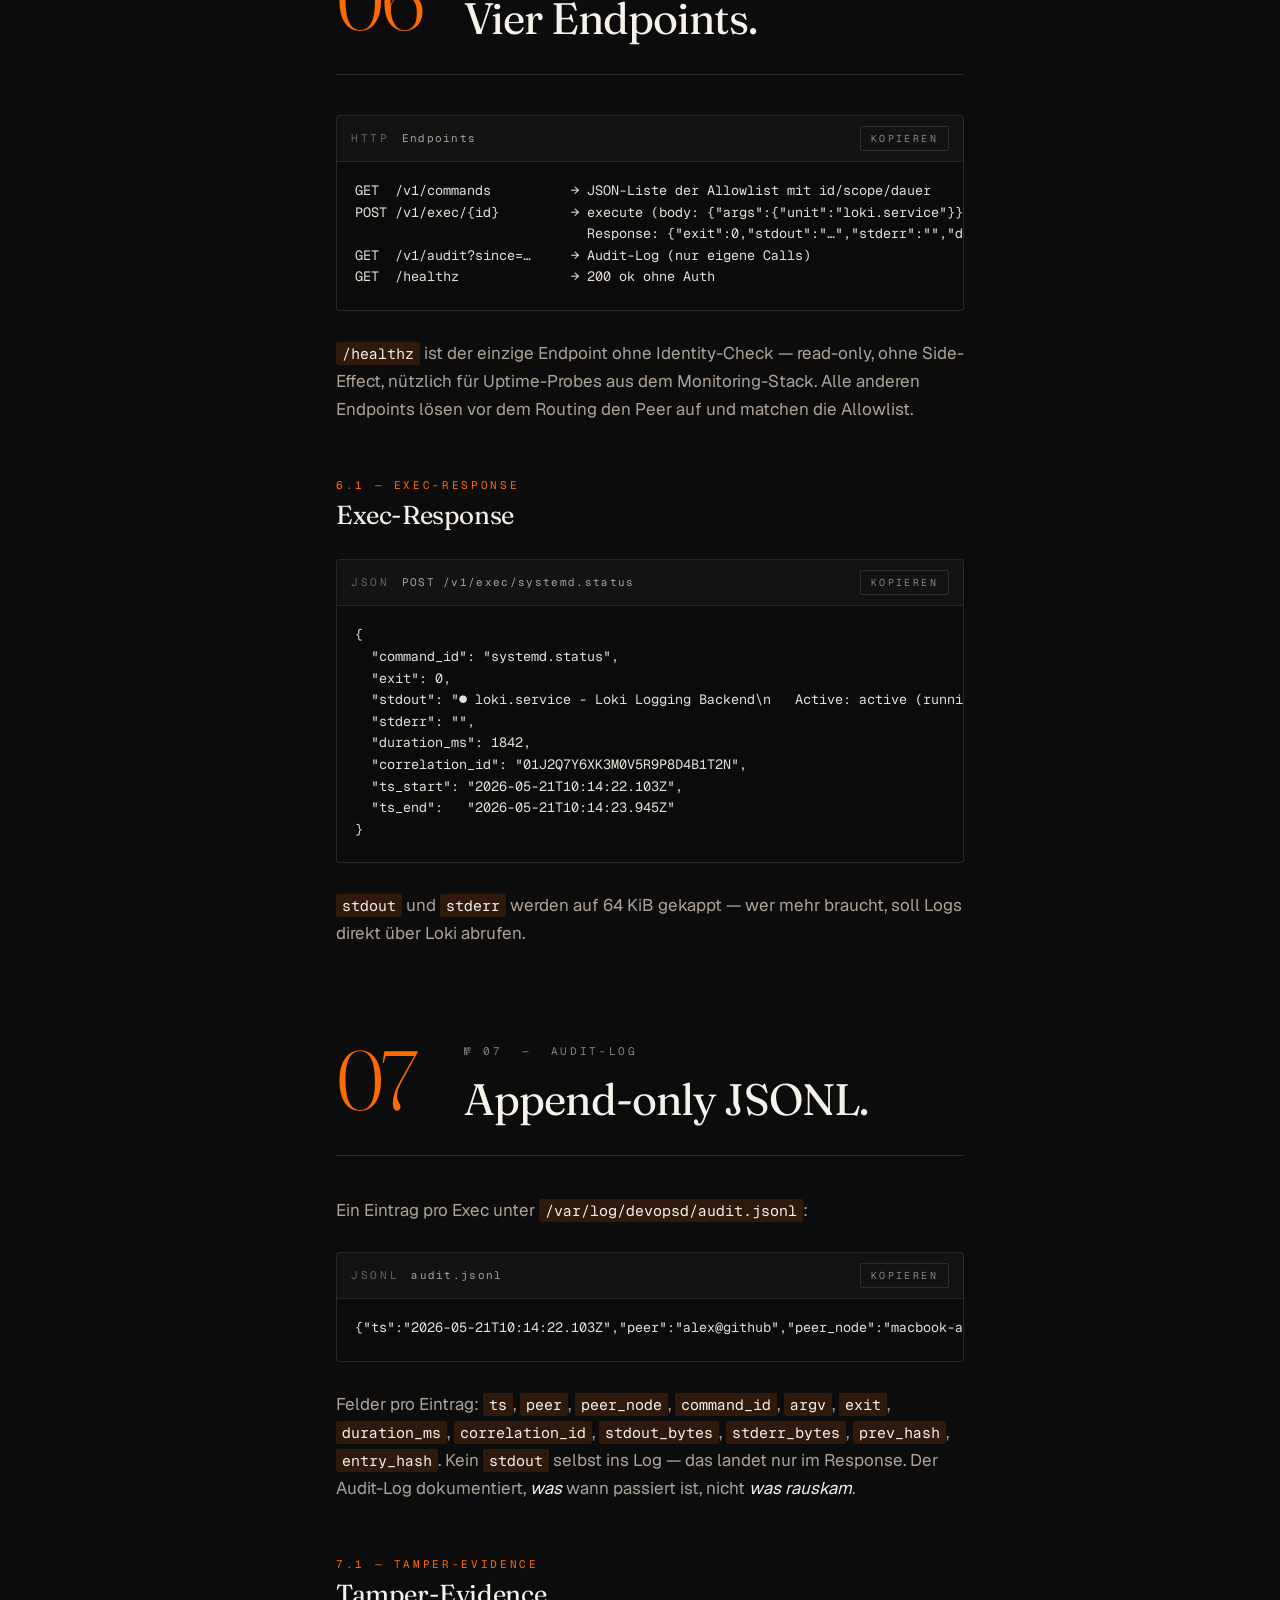
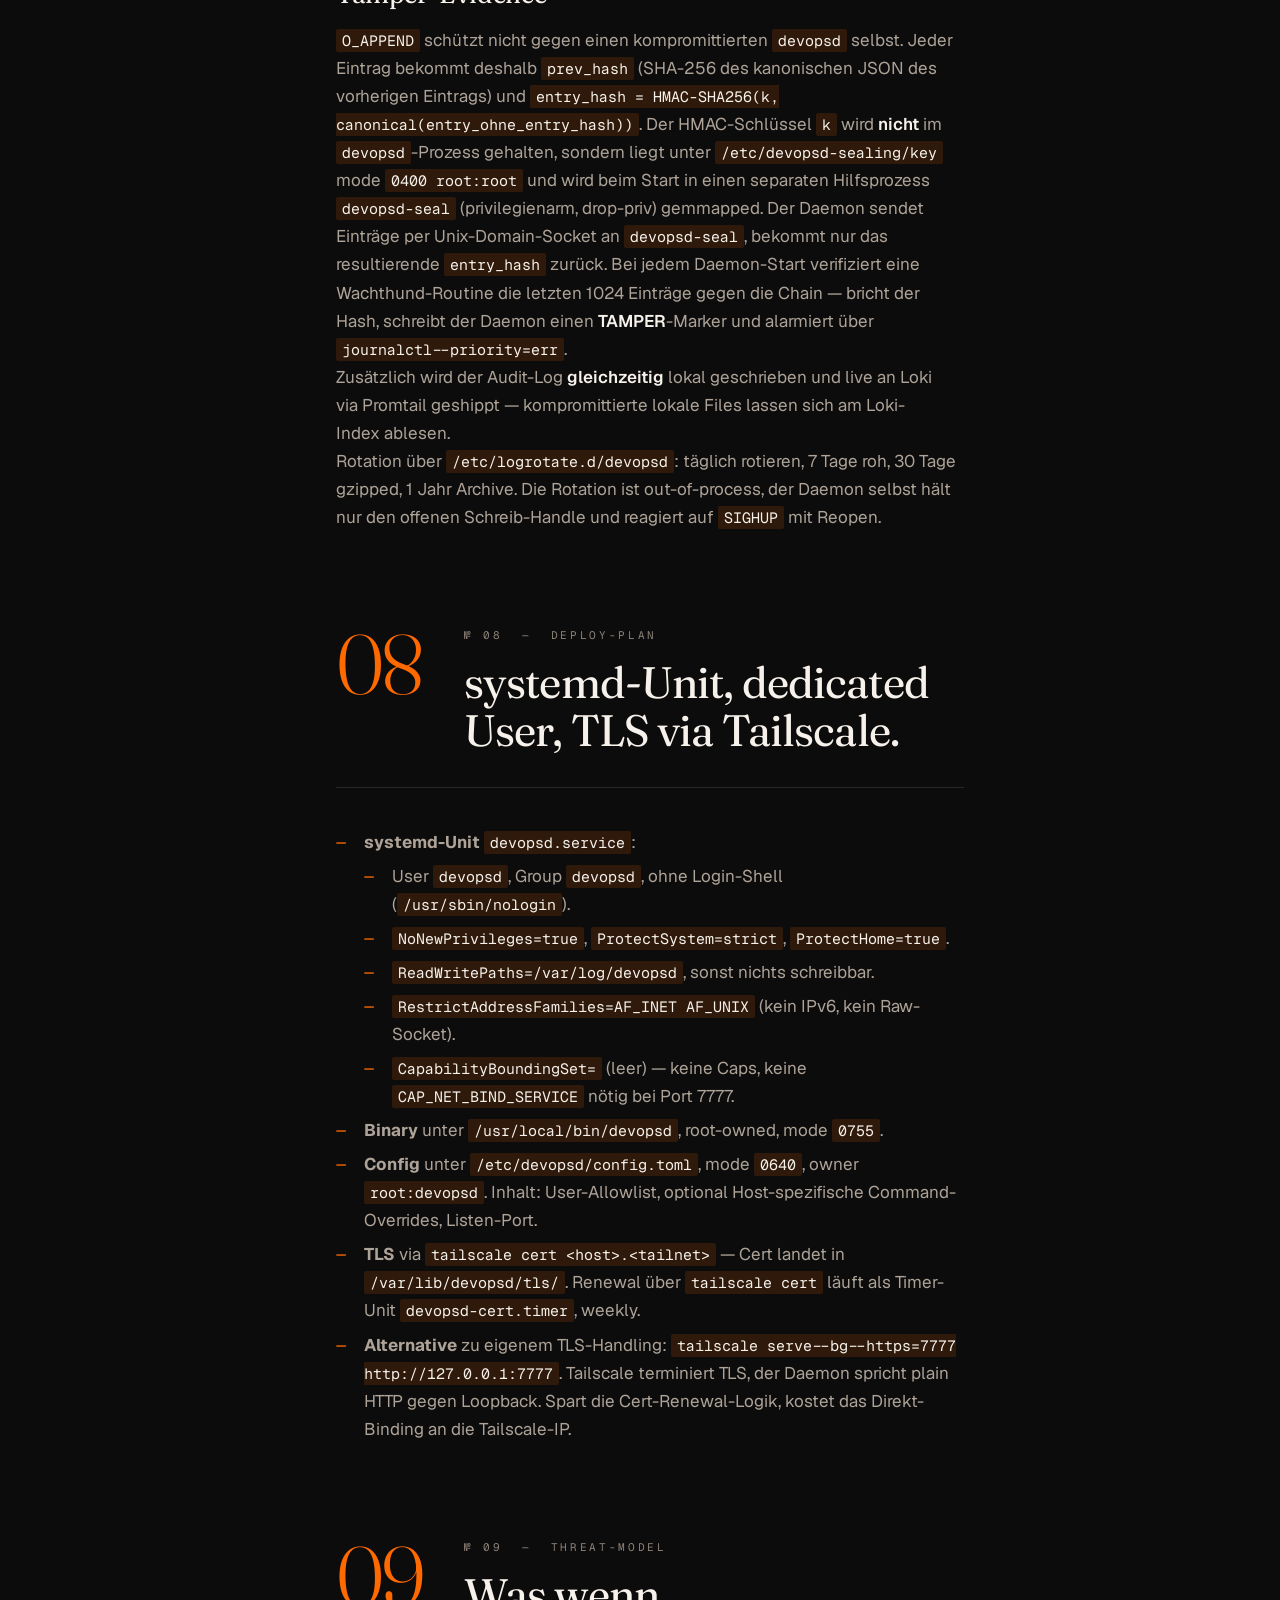
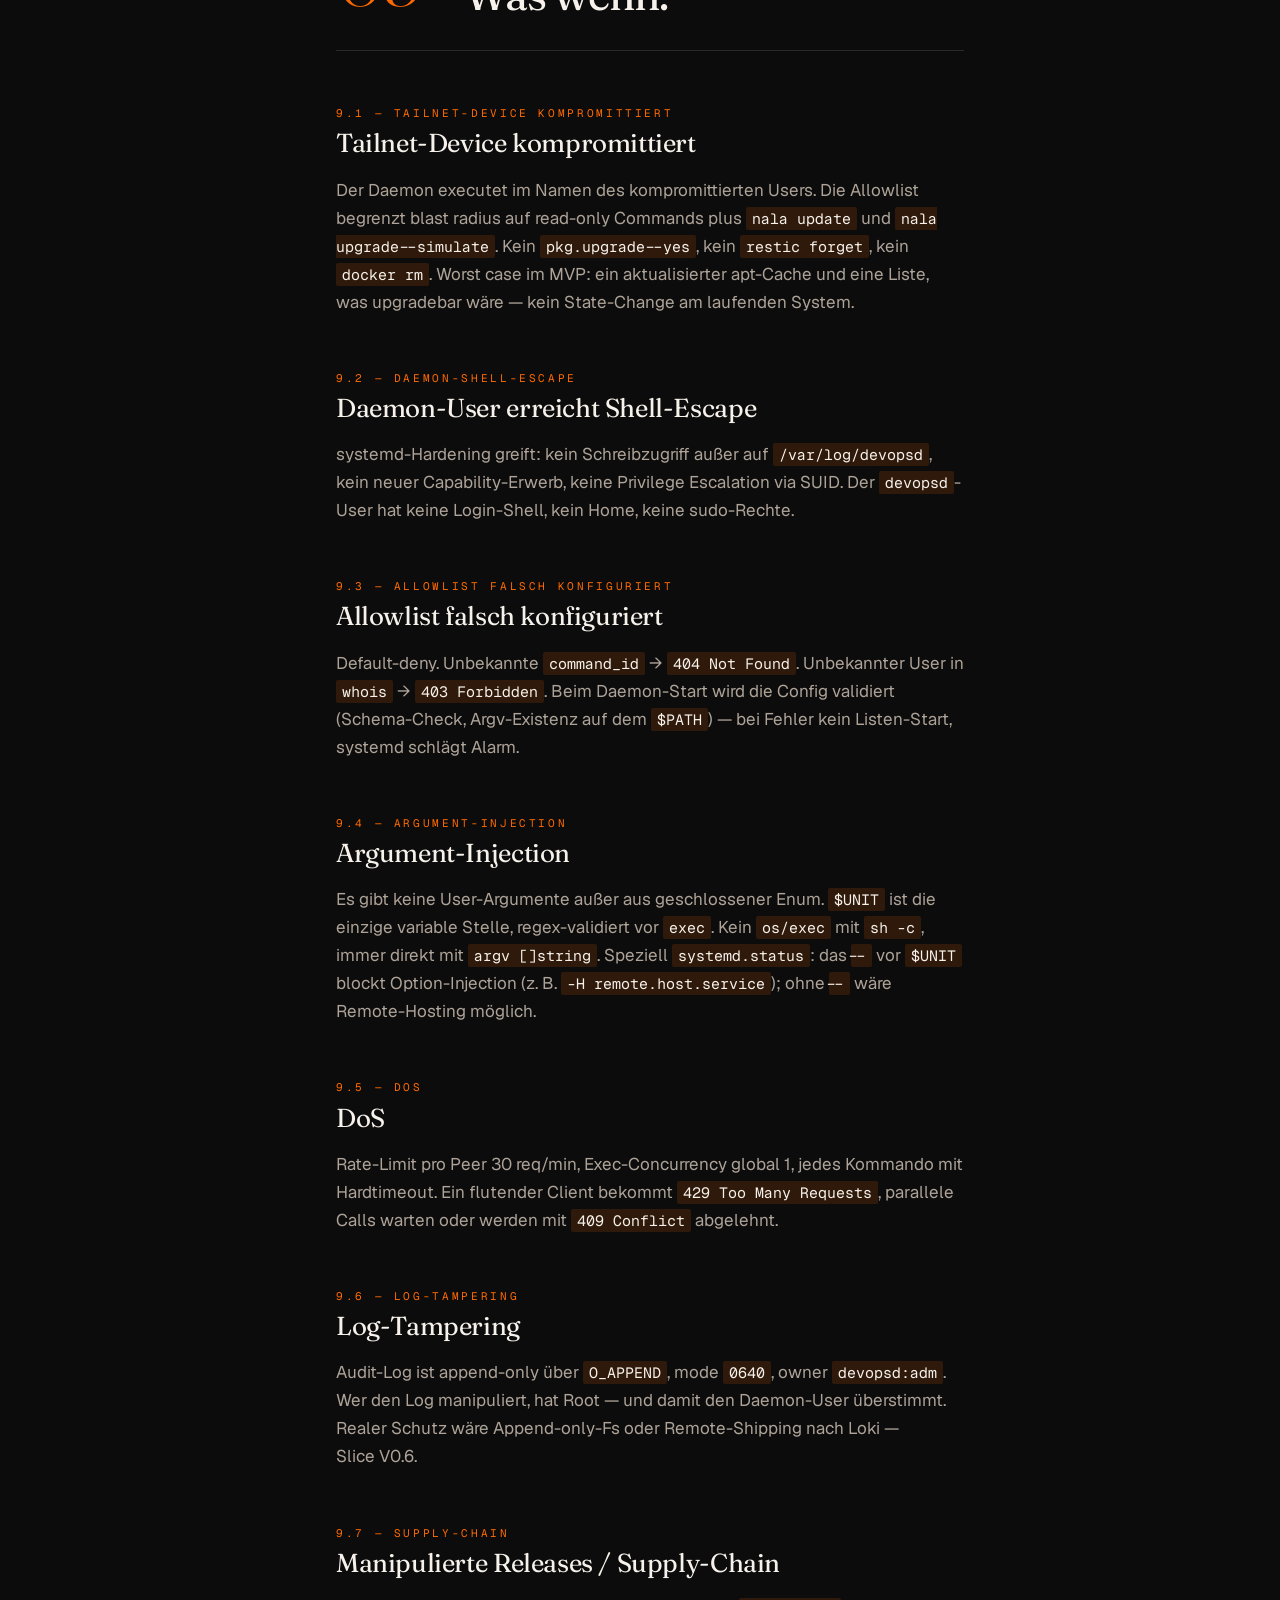
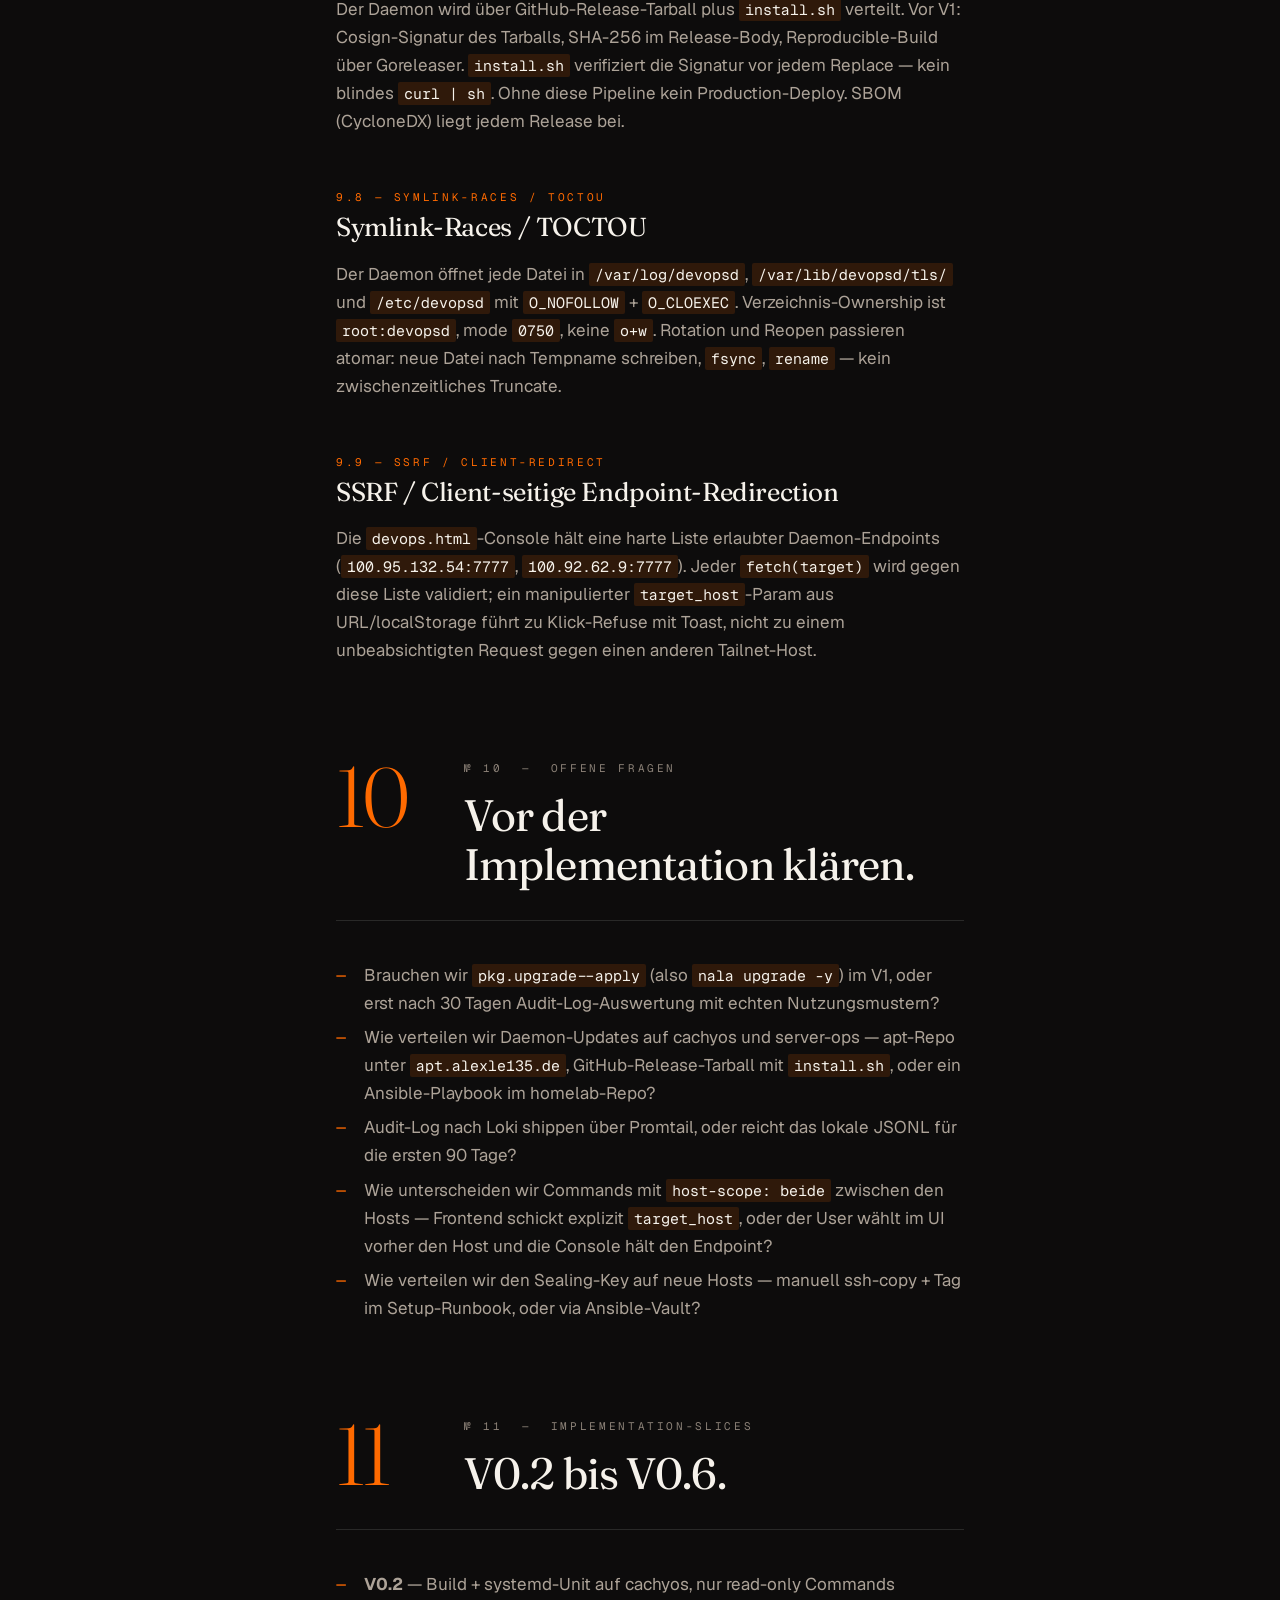
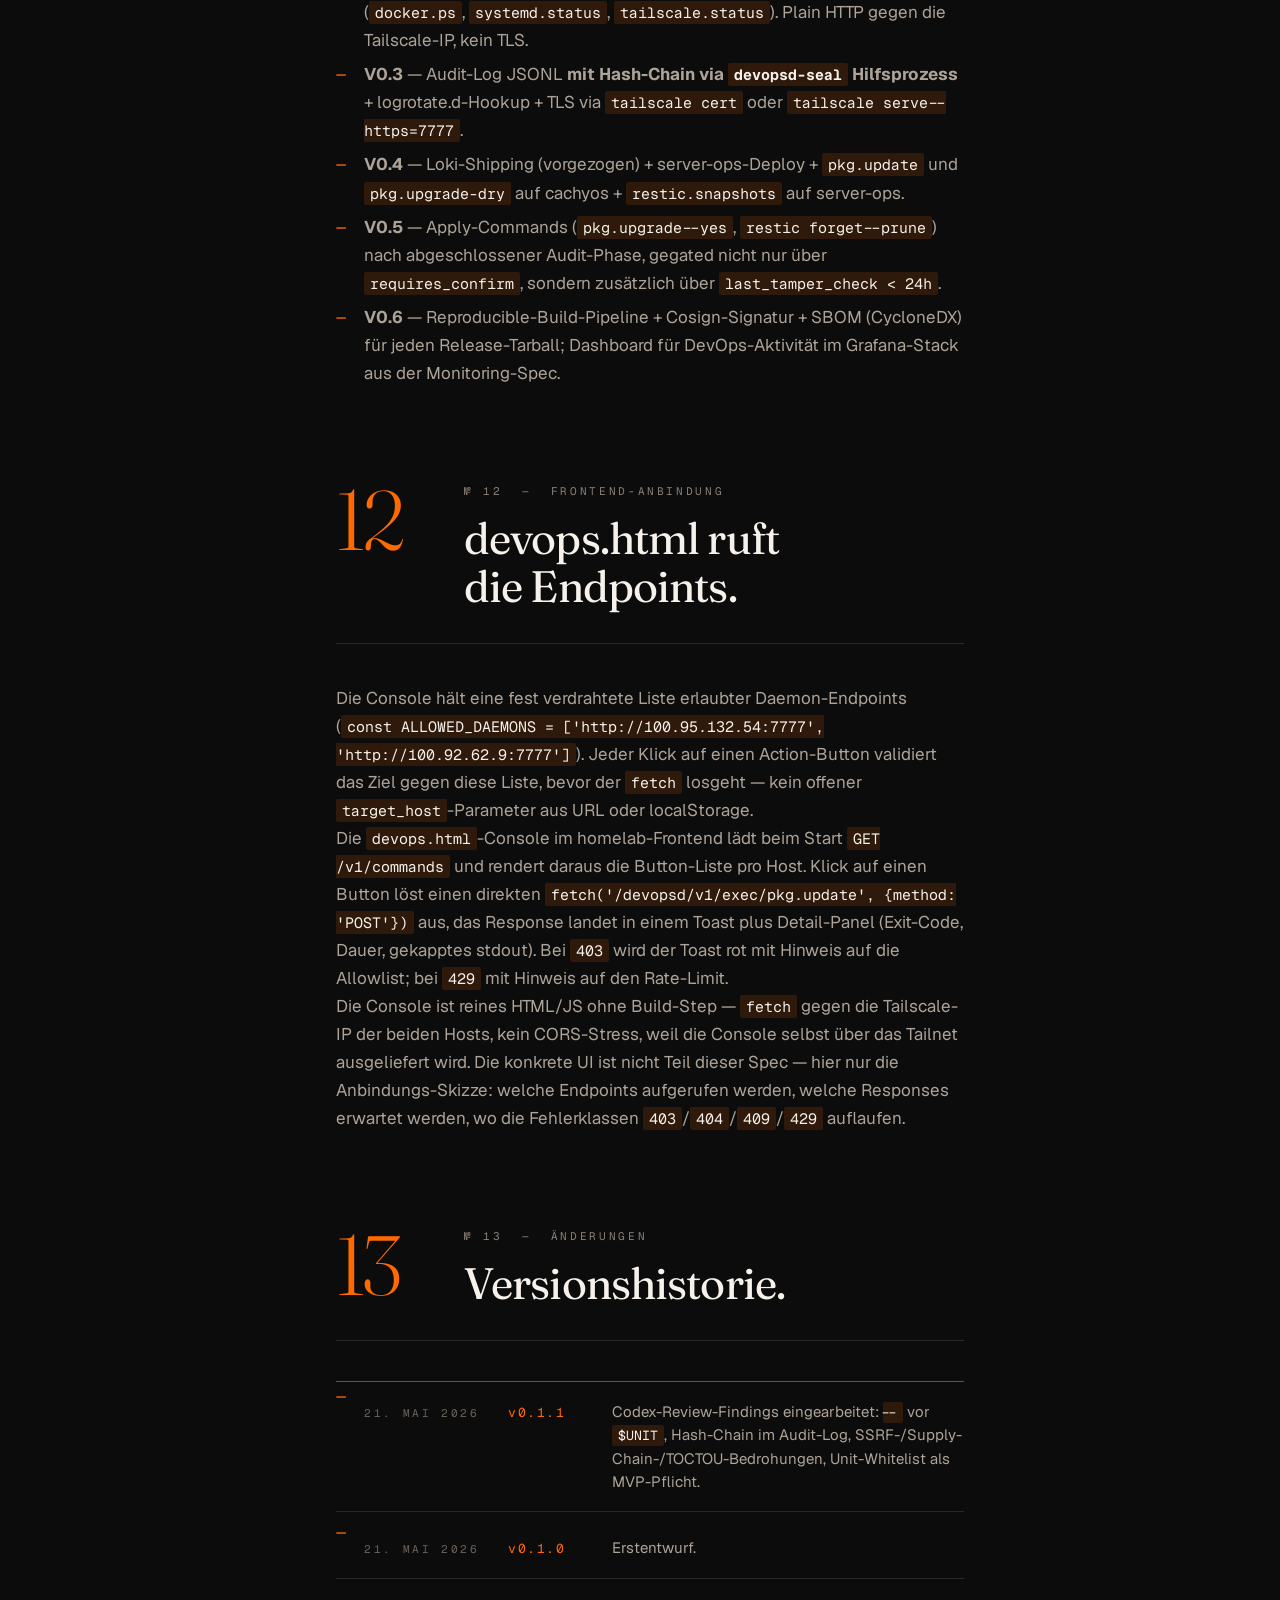
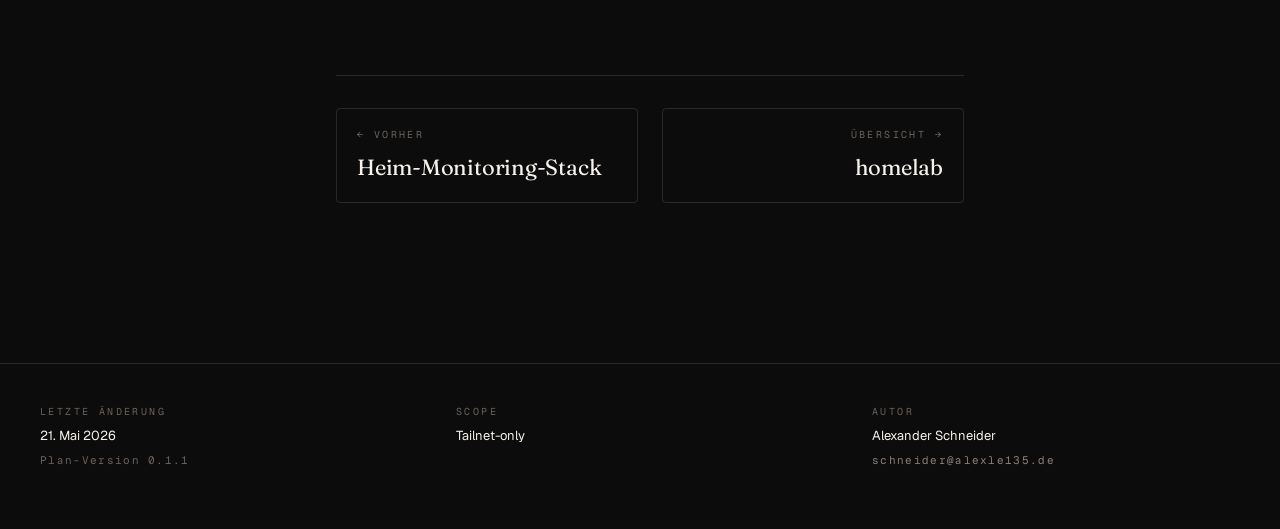
<file: specs/2026-05-21-devops-control-daemon-design.html>
<!doctype html>
<html lang="de">
<head>
<meta charset="utf-8">
<meta name="viewport" content="width=device-width,initial-scale=1">
<title>DevOps Control Daemon · homelab/specs</title>

<link rel="stylesheet" href="../assets/colors_and_type.css">
<link rel="stylesheet" href="../assets/doc.css">
</head>
<body class="doc-layout">

<header class="topbar">
  <div class="topbar-inner">
    <a href="../index.html" class="brand">alex<span class="n">le</span>135.de <span style="color:var(--fg-meta); font-family:var(--ff-mono); font-size:11px; letter-spacing:var(--ls-mono); text-transform:uppercase; margin-left:12px;">/ homelab</span></a>
    <div class="crumbs">
      <a href="../index.html">homelab</a>
      <span class="sep">/</span>
      <a href="../index.html#specs">specs</a>
      <span class="sep">/</span>
      <span class="cur">DevOps Control Daemon</span>
    </div>
    <div class="topbar-right">
      <span class="version">v 0.1.1</span>
      <span class="status draft"><span class="dot"></span>Entwurf</span>
      <button class="icon-btn" id="theme-toggle" title="Theme wechseln" aria-label="Theme">
        <svg width="14" height="14" viewBox="0 0 24 24" fill="none" stroke="currentColor" stroke-width="1.5"><path d="M21 12.79A9 9 0 1 1 11.21 3 7 7 0 0 0 21 12.79z"></path></svg>
      </button>
      <button class="icon-btn" onclick="window.print()" title="Drucken / PDF" aria-label="Drucken">
        <svg width="14" height="14" viewBox="0 0 24 24" fill="none" stroke="currentColor" stroke-width="1.5"><polyline points="6 9 6 2 18 2 18 9"></polyline><path d="M6 18H4a2 2 0 0 1-2-2v-5a2 2 0 0 1 2-2h16a2 2 0 0 1 2 2v5a2 2 0 0 1-2 2h-2"></path><rect x="6" y="14" width="12" height="8"></rect></svg>
      </button>
    </div>
  </div>
</header>

<div class="shell">

  <aside class="left-rail" aria-label="Inhaltsverzeichnis">
    <div class="toc-kicker">Inhalt</div>
    <ol class="toc" id="toc">
      <li><span class="n">01</span><a href="#motivation">Motivation</a></li>
      <li><span class="n">02</span><a href="#ziele">Ziele und Nicht-Ziele</a></li>
      <li><span class="n">03</span><a href="#architektur">Architektur</a></li>
      <li><span class="n">04</span><a href="#auth">Authentifizierung</a></li>
      <li><span class="n">05</span><a href="#allowlist">Command-Allowlist</a></li>
      <li><span class="n">06</span><a href="#api">REST-API</a></li>
      <li><span class="n">07</span><a href="#audit">Audit-Log</a></li>
      <li><span class="n">08</span><a href="#deploy">Deploy-Plan</a></li>
      <li><span class="n">09</span><a href="#threat">Threat-Model</a></li>
      <li><span class="n">10</span><a href="#offen">Offene Fragen</a></li>
      <li><span class="n">11</span><a href="#slices">Implementation-Slices</a></li>
      <li><span class="n">12</span><a href="#frontend">Frontend-Anbindung</a></li>
      <li><span class="n">13</span><a href="#changelog">Änderungen</a></li>
    </ol>

    <div class="rail-meta">
      <div class="row">
        <span class="l">Status</span>
        <span class="v">Entwurf</span>
      </div>
      <div class="row">
        <span class="l">Scope</span>
        <span class="v">Tailnet-only</span>
      </div>
      <div class="row">
        <span class="l">Sprache</span>
        <span class="v">Go (static)</span>
      </div>
    </div>
  </aside>

  <main class="doc">

    <header class="hero">
      <div class="kicker">
        <span><span class="a">№ 03</span> &nbsp;—&nbsp; INFRASTRUKTUR-SPEC</span>
        <span>STAND 21. MAI 2026</span>
      </div>

      <h1>DevOps<br><span class="it">Control Daemon</span>.</h1>

      <p class="lead">Ein kleiner Daemon pro Host, der nur eine geschlossene Liste von Befehlen ausführt. Vertrauensbasis ist das Tailnet — Tailscale liefert Identity über <code class="inline">whois</code>, der Daemon hört nur auf <code class="inline">100.x.x.x</code>, kein Shared-Secret, kein OAuth-Provider, kein Token in localStorage.</p>

      <div class="meta-strip">
        <div class="cell">
          <span class="l">Version</span>
          <span class="v mono">0.1.1</span>
        </div>
        <div class="cell">
          <span class="l">Stand</span>
          <span class="v">21. Mai 2026</span>
        </div>
        <div class="cell">
          <span class="l">Scope</span>
          <span class="v">Tailnet-only</span>
        </div>
        <div class="cell">
          <span class="l">Hosts</span>
          <span class="v">cachyos, server-ops</span>
        </div>
        <div class="cell">
          <span class="l">Lesedauer</span>
          <span class="v">≈ 14 Min.</span>
        </div>
      </div>
    </header>

    <!-- ===== 01 MOTIVATION ===== -->
    <section class="section" id="motivation" data-screen-label="01 Motivation">
      <div class="sec-head">
        <div class="sec-num">01</div>
        <div>
          <div class="meta">№ 01 &nbsp;—&nbsp; MOTIVATION</div>
          <h2>Warum nicht einfach SSH.</h2>
        </div>
      </div>

      <div class="prose">
        <p>Routine-Operations wie <code class="inline">nala update</code>, <code class="inline">restic snapshots</code> oder <code class="inline">systemctl status loki.service</code> laufen heute über zwei SSH-Sessions in zwei Terminals. Zuverlässig, aber langsam und schlecht aus dem Browser bedienbar.</p>
        <p>Eine SaaS-Lösung (Portainer Business, Cockpit auf extern, Ansible Tower) lohnt nicht — der Betrieb von Auth-Backend, OIDC, TLS-Reverse-Proxy und Audit-Pipeline frisst mehr Zeit als die Operations selbst.</p>
        <p>Stattdessen: ein kleiner Daemon pro Host, der nur eine geschlossene Liste von Befehlen ausführt. Die Vertrauensbasis ist das Tailnet. Wer im Tailnet ist, ist authentifiziert — Tailscale liefert Identity über <code class="inline">tailscaled localapi/v0/whois</code>, der Daemon hört nur auf <code class="inline">100.x.x.x</code> und schaltet <code class="inline">0.0.0.0</code> aus. Wenn das Tailnet kompromittiert ist, sind ohnehin größere Probleme vorne.</p>
      </div>
    </section>

    <!-- ===== 02 ZIELE ===== -->
    <section class="section" id="ziele" data-screen-label="02 Ziele">
      <div class="sec-head">
        <div class="sec-num">02</div>
        <div>
          <div class="meta">№ 02 &nbsp;—&nbsp; ZIELE UND NICHT-ZIELE</div>
          <h2>Wofür, und wofür nicht.</h2>
        </div>
      </div>

      <div class="prose">
        <h3 data-num="2.1 — Ziele">Ziele</h3>
        <ul>
          <li>Idempotente Allowlist-Commands: jedes Kommando hat eine feste <code class="inline">argv</code>-Liste, keine Shell.</li>
          <li>Tailscale-Identity als Auth-Anchor — User wird per <code class="inline">whois</code> aufgelöst, Allowlist matcht gegen <code class="inline">alex@github</code> und Co.</li>
          <li>Audit-Log als append-only JSONL, lesbar und maschinenparsbar.</li>
          <li>Ein Binary pro Host, statisch gelinkt (Go), keine libc-Abhängigkeit, kein Runtime.</li>
          <li>systemd-Hardening (<code class="inline">NoNewPrivileges</code>, <code class="inline">ProtectSystem=strict</code>, dedicated User).</li>
        </ul>

        <h3 data-num="2.2 — Nicht-Ziele">Nicht-Ziele</h3>
        <ul>
          <li>Kein freies Shell-Eval, keine User-Argumente außer aus geschlossener Enum.</li>
          <li>Keine Container-Orchestration — kein Ersatz für Compose, Portainer, Komodo.</li>
          <li>Kein Multi-User-RBAC mit Rollen/Policies — Allowlist ist flach, eine User-Liste pro Host.</li>
          <li>Kein Push-Modell — der Daemon ruft nichts selbst auf, hat keine Outbound-Verbindungen.</li>
          <li>Kein Web-UI im Daemon — die <code class="inline">devops.html</code>-Console im homelab-Frontend ist der einzige Client.</li>
        </ul>
      </div>
    </section>

    <!-- ===== 03 ARCHITEKTUR ===== -->
    <section class="section" id="architektur" data-screen-label="03 Architektur">
      <div class="sec-head">
        <div class="sec-num">03</div>
        <div>
          <div class="meta">№ 03 &nbsp;—&nbsp; ARCHITEKTUR</div>
          <h2>Pro Host ein Binary.</h2>
        </div>
      </div>

      <div class="prose">
        <figure class="fig">
          <div class="figbody">
            <div class="ascii"><span class="b">[</span><span class="a">Browser im Tailnet</span><span class="b">]</span>
     ↓ HTTP (Tailscale TLS via tailscale cert)
<span class="b">[</span><span class="a">Daemon :7777 auf jedem Host</span><span class="b">]</span>
     ↓ identity-Lookup
<span class="b">[</span><span class="a">Local tailscaled /localapi/v0/whois</span><span class="b">]</span>
     ↓ Allowlist-Filter
<span class="b">[</span><span class="a">Subprocess mit fester argv-Liste, no shell</span><span class="b">]</span></div>
          </div>
          <figcaption>
            <span class="num">Abb. 01</span>
            <span>Request-Pfad vom Browser bis zum Subprocess</span>
          </figcaption>
        </figure>

        <p>Der Daemon läuft pro Host, lauscht ausschließlich auf der Tailscale-IPv4 (<code class="inline">tailscale ip -4</code>) und niemals auf <code class="inline">0.0.0.0</code>. Beim Start liest er sein Listen-Interface aus dem <code class="inline">tailscaled localapi/v0/status</code> heraus — wenn Tailscale nicht läuft, fährt der Daemon nicht hoch.</p>
        <p>Sprache: Go, statisch kompiliert, einzelnes Binary unter <code class="inline">/usr/local/bin/devopsd</code>. Keine Plugins, keine dynamischen Libs.</p>

        <figure class="fig">
          <div class="figbody">
            <div class="ascii"><span class="b">┌────────────────────────────────────────────────────────────────┐</span>
<span class="b">│</span>  TAILNET                                                       <span class="b">│</span>
<span class="b">│</span>                                                                <span class="b">│</span>
<span class="b">│</span>   <span class="b">┌───────────────────────┐         ┌────────────────────────┐</span> <span class="b">│</span>
<span class="b">│</span>   <span class="b">│</span>  <span class="a">cachyos</span> (Desktop DE) <span class="b">│</span>         <span class="b">│</span>  <span class="a">server-ops</span> (VPS DE)   <span class="b">│</span> <span class="b">│</span>
<span class="b">│</span>   <span class="b">│</span>  devopsd :7777        <span class="b">│</span>         <span class="b">│</span>  devopsd :7777         <span class="b">│</span> <span class="b">│</span>
<span class="b">│</span>   <span class="b">│</span>  bind: 100.95.132.54  <span class="b">│</span>         <span class="b">│</span>  bind: 100.92.62.9     <span class="b">│</span> <span class="b">│</span>
<span class="b">│</span>   <span class="b">└───────────┬───────────┘         └───────────┬────────────┘</span> <span class="b">│</span>
<span class="b">│</span>               <span class="b">│</span>                                  <span class="b">│</span>             <span class="b">│</span>
<span class="b">│</span>               <span class="b">└─────────────┬────────────────────┘</span>             <span class="b">│</span>
<span class="b">│</span>                             ▼                                  <span class="b">│</span>
<span class="b">│</span>              <span class="b">┌──────────────────────────────┐</span>                  <span class="b">│</span>
<span class="b">│</span>              <span class="b">│</span>  <span class="a">Browser-Client</span>              <span class="b">│</span>                  <span class="b">│</span>
<span class="b">│</span>              <span class="b">│</span>  devops.html im Tailnet      <span class="b">│</span>                  <span class="b">│</span>
<span class="b">│</span>              <span class="b">│</span>  identity: alex@github       <span class="b">│</span>                  <span class="b">│</span>
<span class="b">│</span>              <span class="b">└──────────────────────────────┘</span>                  <span class="b">│</span>
<span class="b">└────────────────────────────────────────────────────────────────┘</span></div>
          </div>
          <figcaption>
            <span class="num">Abb. 02</span>
            <span>Host-Topologie im Tailnet</span>
          </figcaption>
        </figure>
      </div>
    </section>

    <!-- ===== 04 AUTH ===== -->
    <section class="section" id="auth" data-screen-label="04 Auth">
      <div class="sec-head">
        <div class="sec-num">04</div>
        <div>
          <div class="meta">№ 04 &nbsp;—&nbsp; AUTHENTIFIZIERUNG</div>
          <h2>Tailscale Identity statt Shared-Secret.</h2>
          <p class="sublead">Wer im Tailnet ist, ist authentifiziert. Welcher User es ist, sagt <code class="inline">tailscaled</code>.</p>
        </div>
      </div>

      <div class="prose">
        <p>Bei jedem Request schaut der Daemon die Quelle-IP an (typisch <code class="inline">100.x.x.x</code>) und ruft lokal gegen den <code class="inline">tailscaled</code>-Socket:</p>

        <div class="codeblock">
          <div class="cb-head">
            <div class="cb-file"><span class="lang">HTTP</span>localapi-Request gegen tailscaled</div>
            <button class="cb-copy" data-copy>Kopieren</button>
          </div>
<pre>GET /localapi/v0/whois?addr=&lt;peer-ip&gt;:&lt;peer-port&gt;</pre>
        </div>

        <p>Das Response liefert <code class="inline">UserProfile.LoginName</code> — z. B. <code class="inline">alex@github</code>. Diese Login-ID wird gegen die User-Allowlist in <code class="inline">/etc/devopsd/config.toml</code> (<code class="inline">allowed_users</code>) gematcht. Trifft sie nicht, antwortet der Daemon <code class="inline">403 Forbidden</code> mit JSON-Body <code class="inline">{"error":"not_allowed"}</code>, ohne den User-Namen zu echoen.</p>

        <h3 data-num="4.1 — Vertrauenskette">Vertrauenskette</h3>
        <ol>
          <li>Tailscale-Node ist im Tailnet → Quelle-IP ist garantiert <code class="inline">100.x.x.x</code> aus diesem Tailnet.</li>
          <li><code class="inline">tailscaled</code> weiß, welcher User welchen Node besitzt → <code class="inline">whois</code> ist autoritativ lokal.</li>
          <li>Allowlist in der Config entscheidet, ob der User Commands ausführen darf.</li>
        </ol>

        <h3 data-num="4.2 — Sicherheits-Hinweis">Sicherheits-Hinweis</h3>
        <p>Der Daemon vertraut der Quelle-IP, weil sie vom Tailscale-Userspace-Routing kommt, nicht vom Kernel-Netzwerkstack auf einem öffentlichen Interface. Spoofing der <code class="inline">100.x.x.x</code>-IP ist nur über einen kompromittierten Tailscale-Node möglich — und in dem Fall liefert <code class="inline">whois</code> ohnehin die Identity des kompromittierten Users. Die Allowlist begrenzt dann den Blast-Radius.</p>
      </div>
    </section>

    <!-- ===== 05 ALLOWLIST ===== -->
    <section class="section" id="allowlist" data-screen-label="05 Allowlist">
      <div class="sec-head">
        <div class="sec-num">05</div>
        <div>
          <div class="meta">№ 05 &nbsp;—&nbsp; COMMAND-ALLOWLIST</div>
          <h2>Geschlossene Liste, keine Shell.</h2>
        </div>
      </div>

      <div class="prose">
        <table class="data-table">
          <thead>
            <tr><th>id</th><th>host-scope</th><th>argv (no shell)</th><th>side-effect</th><th>dauer</th><th>docs</th></tr>
          </thead>
          <tbody>
            <tr><td><code class="inline">pkg.update</code></td><td>cachyos</td><td><code class="inline">nala update</code></td><td>aktualisiert apt-Cache</td><td>~30 s</td><td>nala(8)</td></tr>
            <tr><td><code class="inline">pkg.upgrade-dry</code></td><td>cachyos</td><td><code class="inline">nala upgrade --simulate</code></td><td>listet Upgrades</td><td>&lt;10 s</td><td>nala(8)</td></tr>
            <tr><td><code class="inline">restic.snapshots</code></td><td>server-ops</td><td><code class="inline">backrest snapshots --json</code></td><td>read-only</td><td>&lt;5 s</td><td>backrest(1)</td></tr>
            <tr><td><code class="inline">docker.ps</code></td><td>beide</td><td><code class="inline">docker ps --format json</code></td><td>read-only</td><td>&lt;2 s</td><td>docker(1)</td></tr>
            <tr><td><code class="inline">systemd.status</code></td><td>beide</td><td><code class="inline">systemctl status --no-pager -- $UNIT</code></td><td>read-only</td><td>&lt;2 s</td><td>systemd(1)</td></tr>
            <tr><td><code class="inline">tailscale.status</code></td><td>beide</td><td><code class="inline">tailscale status --json</code></td><td>read-only</td><td>&lt;1 s</td><td>tailscale(1)</td></tr>
          </tbody>
        </table>

        <p><strong>Wichtig:</strong> <code class="inline">$UNIT</code> wird gegen <code class="inline">^[a-zA-Z0-9@._-]+\.(service|timer|socket)$</code> validiert. Keine Pipes, keine Shell-Substitution, keine freien Args von der Wire. Kein <code class="inline">pkg.upgrade</code> ohne <code class="inline">--simulate</code> im MVP — das Apply-Kommando kommt erst nach erfolgreicher Audit-Phase (Slice V0.5).</p>

        <p>Das explizite <code class="inline">--</code> vor <code class="inline">$UNIT</code> ist Pflicht — ohne wird ein Name wie <code class="inline">-H remote.service</code> als systemctl-Option gelesen und kann auf entfernte Hosts hosten.</p>

        <p>Zusätzlich zur Argv-Regex MUSS jede Host-Config in <code class="inline">/etc/devopsd/config.toml</code> eine flache Unit-Allowlist deklarieren (<code class="inline">allowed_units = ["loki.service", "promtail.service", "backrest.service", …]</code>). Das ist im MVP nicht optional — eine sensitive Unit wie <code class="inline">sshd.service</code> darf nicht implizit erlaubt sein.</p>

        <p>Jedes Kommando hat ein Hardtimeout (Spalte „dauer" mal 3). Läuft es länger, schickt der Daemon <code class="inline">SIGTERM</code>, nach weiteren 5 s <code class="inline">SIGKILL</code>. Concurrency ist auf 1 begrenzt — kein zweites <code class="inline">nala update</code> startet, solange das erste läuft.</p>
      </div>
    </section>

    <!-- ===== 06 API ===== -->
    <section class="section" id="api" data-screen-label="06 REST-API">
      <div class="sec-head">
        <div class="sec-num">06</div>
        <div>
          <div class="meta">№ 06 &nbsp;—&nbsp; REST-API</div>
          <h2>Vier Endpoints.</h2>
        </div>
      </div>

      <div class="prose">
        <div class="codeblock">
          <div class="cb-head">
            <div class="cb-file"><span class="lang">HTTP</span>Endpoints</div>
            <button class="cb-copy" data-copy>Kopieren</button>
          </div>
<pre>GET  /v1/commands          → JSON-Liste der Allowlist mit id/scope/dauer
POST /v1/exec/{id}         → execute (body: {"args":{"unit":"loki.service"}})
                             Response: {"exit":0,"stdout":"…","stderr":"","duration_ms":1842,"correlation_id":"…"}
GET  /v1/audit?since=…     → Audit-Log (nur eigene Calls)
GET  /healthz              → 200 ok ohne Auth</pre>
        </div>

        <p><code class="inline">/healthz</code> ist der einzige Endpoint ohne Identity-Check — read-only, ohne Side-Effect, nützlich für Uptime-Probes aus dem Monitoring-Stack. Alle anderen Endpoints lösen vor dem Routing den Peer auf und matchen die Allowlist.</p>

        <h3 data-num="6.1 — Exec-Response">Exec-Response</h3>
        <div class="codeblock">
          <div class="cb-head">
            <div class="cb-file"><span class="lang">JSON</span>POST /v1/exec/systemd.status</div>
            <button class="cb-copy" data-copy>Kopieren</button>
          </div>
<pre>{
  "command_id": "systemd.status",
  "exit": 0,
  "stdout": "● loki.service - Loki Logging Backend\n   Active: active (running)\n   …",
  "stderr": "",
  "duration_ms": 1842,
  "correlation_id": "01J2Q7Y6XK3M0V5R9P8D4B1T2N",
  "ts_start": "2026-05-21T10:14:22.103Z",
  "ts_end":   "2026-05-21T10:14:23.945Z"
}</pre>
        </div>

        <p><code class="inline">stdout</code> und <code class="inline">stderr</code> werden auf 64 KiB gekappt — wer mehr braucht, soll Logs direkt über Loki abrufen.</p>
      </div>
    </section>

    <!-- ===== 07 AUDIT ===== -->
    <section class="section" id="audit" data-screen-label="07 Audit-Log">
      <div class="sec-head">
        <div class="sec-num">07</div>
        <div>
          <div class="meta">№ 07 &nbsp;—&nbsp; AUDIT-LOG</div>
          <h2>Append-only JSONL.</h2>
        </div>
      </div>

      <div class="prose">
        <p>Ein Eintrag pro Exec unter <code class="inline">/var/log/devopsd/audit.jsonl</code>:</p>

        <div class="codeblock">
          <div class="cb-head">
            <div class="cb-file"><span class="lang">JSONL</span>audit.jsonl</div>
            <button class="cb-copy" data-copy>Kopieren</button>
          </div>
<pre>{"ts":"2026-05-21T10:14:22.103Z","peer":"alex@github","peer_node":"macbook-alex","command_id":"systemd.status","argv":["systemctl","status","--no-pager","--","loki.service"],"exit":0,"duration_ms":1842,"correlation_id":"01J2Q7Y6XK3M0V5R9P8D4B1T2N","stdout_bytes":1842,"stderr_bytes":0,"prev_hash":"3f5c…","entry_hash":"a91e…"}</pre>
        </div>

        <p>Felder pro Eintrag: <code class="inline">ts</code>, <code class="inline">peer</code>, <code class="inline">peer_node</code>, <code class="inline">command_id</code>, <code class="inline">argv</code>, <code class="inline">exit</code>, <code class="inline">duration_ms</code>, <code class="inline">correlation_id</code>, <code class="inline">stdout_bytes</code>, <code class="inline">stderr_bytes</code>, <code class="inline">prev_hash</code>, <code class="inline">entry_hash</code>. Kein <code class="inline">stdout</code> selbst ins Log — das landet nur im Response. Der Audit-Log dokumentiert, <em>was</em> wann passiert ist, nicht <em>was rauskam</em>.</p>

        <h3 data-num="7.1 — Tamper-Evidence">Tamper-Evidence</h3>
        <p><code class="inline">O_APPEND</code> schützt nicht gegen einen kompromittierten <code class="inline">devopsd</code> selbst. Jeder Eintrag bekommt deshalb <code class="inline">prev_hash</code> (SHA-256 des kanonischen JSON des vorherigen Eintrags) und <code class="inline">entry_hash = HMAC-SHA256(k, canonical(entry_ohne_entry_hash))</code>. Der HMAC-Schlüssel <code class="inline">k</code> wird <strong>nicht</strong> im <code class="inline">devopsd</code>-Prozess gehalten, sondern liegt unter <code class="inline">/etc/devopsd-sealing/key</code> mode <code class="inline">0400 root:root</code> und wird beim Start in einen separaten Hilfsprozess <code class="inline">devopsd-seal</code> (privilegienarm, drop-priv) gemmapped. Der Daemon sendet Einträge per Unix-Domain-Socket an <code class="inline">devopsd-seal</code>, bekommt nur das resultierende <code class="inline">entry_hash</code> zurück. Bei jedem Daemon-Start verifiziert eine Wachthund-Routine die letzten 1024 Einträge gegen die Chain — bricht der Hash, schreibt der Daemon einen <strong>TAMPER</strong>-Marker und alarmiert über <code class="inline">journalctl --priority=err</code>.</p>

        <p>Zusätzlich wird der Audit-Log <strong>gleichzeitig</strong> lokal geschrieben und live an Loki via Promtail geshippt — kompromittierte lokale Files lassen sich am Loki-Index ablesen.</p>

        <p>Rotation über <code class="inline">/etc/logrotate.d/devopsd</code>: täglich rotieren, 7 Tage roh, 30 Tage gzipped, 1 Jahr Archive. Die Rotation ist out-of-process, der Daemon selbst hält nur den offenen Schreib-Handle und reagiert auf <code class="inline">SIGHUP</code> mit Reopen.</p>
      </div>
    </section>

    <!-- ===== 08 DEPLOY ===== -->
    <section class="section" id="deploy" data-screen-label="08 Deploy">
      <div class="sec-head">
        <div class="sec-num">08</div>
        <div>
          <div class="meta">№ 08 &nbsp;—&nbsp; DEPLOY-PLAN</div>
          <h2>systemd-Unit, dedicated User, TLS via Tailscale.</h2>
        </div>
      </div>

      <div class="prose">
        <ul>
          <li><strong>systemd-Unit</strong> <code class="inline">devopsd.service</code>:
            <ul>
              <li>User <code class="inline">devopsd</code>, Group <code class="inline">devopsd</code>, ohne Login-Shell (<code class="inline">/usr/sbin/nologin</code>).</li>
              <li><code class="inline">NoNewPrivileges=true</code>, <code class="inline">ProtectSystem=strict</code>, <code class="inline">ProtectHome=true</code>.</li>
              <li><code class="inline">ReadWritePaths=/var/log/devopsd</code>, sonst nichts schreibbar.</li>
              <li><code class="inline">RestrictAddressFamilies=AF_INET AF_UNIX</code> (kein IPv6, kein Raw-Socket).</li>
              <li><code class="inline">CapabilityBoundingSet=</code> (leer) — keine Caps, keine <code class="inline">CAP_NET_BIND_SERVICE</code> nötig bei Port 7777.</li>
            </ul>
          </li>
          <li><strong>Binary</strong> unter <code class="inline">/usr/local/bin/devopsd</code>, root-owned, mode <code class="inline">0755</code>.</li>
          <li><strong>Config</strong> unter <code class="inline">/etc/devopsd/config.toml</code>, mode <code class="inline">0640</code>, owner <code class="inline">root:devopsd</code>. Inhalt: User-Allowlist, optional Host-spezifische Command-Overrides, Listen-Port.</li>
          <li><strong>TLS</strong> via <code class="inline">tailscale cert &lt;host&gt;.&lt;tailnet&gt;</code> — Cert landet in <code class="inline">/var/lib/devopsd/tls/</code>. Renewal über <code class="inline">tailscale cert</code> läuft als Timer-Unit <code class="inline">devopsd-cert.timer</code>, weekly.</li>
          <li><strong>Alternative</strong> zu eigenem TLS-Handling: <code class="inline">tailscale serve --bg --https=7777 http://127.0.0.1:7777</code>. Tailscale terminiert TLS, der Daemon spricht plain HTTP gegen Loopback. Spart die Cert-Renewal-Logik, kostet das Direkt-Binding an die Tailscale-IP.</li>
        </ul>
      </div>
    </section>

    <!-- ===== 09 THREAT-MODEL ===== -->
    <section class="section" id="threat" data-screen-label="09 Threat-Model">
      <div class="sec-head">
        <div class="sec-num">09</div>
        <div>
          <div class="meta">№ 09 &nbsp;—&nbsp; THREAT-MODEL</div>
          <h2>Was wenn.</h2>
        </div>
      </div>

      <div class="prose">
        <h3 data-num="9.1 — Tailnet-Device kompromittiert">Tailnet-Device kompromittiert</h3>
        <p>Der Daemon executet im Namen des kompromittierten Users. Die Allowlist begrenzt blast radius auf read-only Commands plus <code class="inline">nala update</code> und <code class="inline">nala upgrade --simulate</code>. Kein <code class="inline">pkg.upgrade --yes</code>, kein <code class="inline">restic forget</code>, kein <code class="inline">docker rm</code>. Worst case im MVP: ein aktualisierter apt-Cache und eine Liste, was upgradebar wäre — kein State-Change am laufenden System.</p>

        <h3 data-num="9.2 — Daemon-Shell-Escape">Daemon-User erreicht Shell-Escape</h3>
        <p>systemd-Hardening greift: kein Schreibzugriff außer auf <code class="inline">/var/log/devopsd</code>, kein neuer Capability-Erwerb, keine Privilege Escalation via SUID. Der <code class="inline">devopsd</code>-User hat keine Login-Shell, kein Home, keine sudo-Rechte.</p>

        <h3 data-num="9.3 — Allowlist falsch konfiguriert">Allowlist falsch konfiguriert</h3>
        <p>Default-deny. Unbekannte <code class="inline">command_id</code> → <code class="inline">404 Not Found</code>. Unbekannter User in <code class="inline">whois</code> → <code class="inline">403 Forbidden</code>. Beim Daemon-Start wird die Config validiert (Schema-Check, Argv-Existenz auf dem <code class="inline">$PATH</code>) — bei Fehler kein Listen-Start, systemd schlägt Alarm.</p>

        <h3 data-num="9.4 — Argument-Injection">Argument-Injection</h3>
        <p>Es gibt keine User-Argumente außer aus geschlossener Enum. <code class="inline">$UNIT</code> ist die einzige variable Stelle, regex-validiert vor <code class="inline">exec</code>. Kein <code class="inline">os/exec</code> mit <code class="inline">sh -c</code>, immer direkt mit <code class="inline">argv []string</code>. Speziell <code class="inline">systemd.status</code>: das <code class="inline">--</code> vor <code class="inline">$UNIT</code> blockt Option-Injection (z. B. <code class="inline">-H remote.host.service</code>); ohne <code class="inline">--</code> wäre Remote-Hosting möglich.</p>

        <h3 data-num="9.5 — DoS">DoS</h3>
        <p>Rate-Limit pro Peer 30 req/min, Exec-Concurrency global 1, jedes Kommando mit Hardtimeout. Ein flutender Client bekommt <code class="inline">429 Too Many Requests</code>, parallele Calls warten oder werden mit <code class="inline">409 Conflict</code> abgelehnt.</p>

        <h3 data-num="9.6 — Log-Tampering">Log-Tampering</h3>
        <p>Audit-Log ist append-only über <code class="inline">O_APPEND</code>, mode <code class="inline">0640</code>, owner <code class="inline">devopsd:adm</code>. Wer den Log manipuliert, hat Root — und damit den Daemon-User überstimmt. Realer Schutz wäre Append-only-Fs oder Remote-Shipping nach Loki — Slice V0.6.</p>

        <h3 data-num="9.7 — Supply-Chain">Manipulierte Releases / Supply-Chain</h3>
        <p>Der Daemon wird über GitHub-Release-Tarball plus <code class="inline">install.sh</code> verteilt. Vor V1: Cosign-Signatur des Tarballs, SHA-256 im Release-Body, Reproducible-Build über Goreleaser. <code class="inline">install.sh</code> verifiziert die Signatur vor jedem Replace — kein blindes <code class="inline">curl | sh</code>. Ohne diese Pipeline kein Production-Deploy. SBOM (CycloneDX) liegt jedem Release bei.</p>

        <h3 data-num="9.8 — Symlink-Races / TOCTOU">Symlink-Races / TOCTOU</h3>
        <p>Der Daemon öffnet jede Datei in <code class="inline">/var/log/devopsd</code>, <code class="inline">/var/lib/devopsd/tls/</code> und <code class="inline">/etc/devopsd</code> mit <code class="inline">O_NOFOLLOW</code> + <code class="inline">O_CLOEXEC</code>. Verzeichnis-Ownership ist <code class="inline">root:devopsd</code>, mode <code class="inline">0750</code>, keine <code class="inline">o+w</code>. Rotation und Reopen passieren atomar: neue Datei nach Tempname schreiben, <code class="inline">fsync</code>, <code class="inline">rename</code> — kein zwischenzeitliches Truncate.</p>

        <h3 data-num="9.9 — SSRF / Client-Redirect">SSRF / Client-seitige Endpoint-Redirection</h3>
        <p>Die <code class="inline">devops.html</code>-Console hält eine harte Liste erlaubter Daemon-Endpoints (<code class="inline">100.95.132.54:7777</code>, <code class="inline">100.92.62.9:7777</code>). Jeder <code class="inline">fetch(target)</code> wird gegen diese Liste validiert; ein manipulierter <code class="inline">target_host</code>-Param aus URL/localStorage führt zu Klick-Refuse mit Toast, nicht zu einem unbeabsichtigten Request gegen einen anderen Tailnet-Host.</p>
      </div>
    </section>

    <!-- ===== 10 OFFENE FRAGEN ===== -->
    <section class="section" id="offen" data-screen-label="10 Offene Fragen">
      <div class="sec-head">
        <div class="sec-num">10</div>
        <div>
          <div class="meta">№ 10 &nbsp;—&nbsp; OFFENE FRAGEN</div>
          <h2>Vor der Implementation klären.</h2>
        </div>
      </div>

      <div class="prose">
        <ul>
          <li>Brauchen wir <code class="inline">pkg.upgrade --apply</code> (also <code class="inline">nala upgrade -y</code>) im V1, oder erst nach 30 Tagen Audit-Log-Auswertung mit echten Nutzungsmustern?</li>
          <li>Wie verteilen wir Daemon-Updates auf cachyos und server-ops — apt-Repo unter <code class="inline">apt.alexle135.de</code>, GitHub-Release-Tarball mit <code class="inline">install.sh</code>, oder ein Ansible-Playbook im homelab-Repo?</li>
          <li>Audit-Log nach Loki shippen über Promtail, oder reicht das lokale JSONL für die ersten 90 Tage?</li>
          <li>Wie unterscheiden wir Commands mit <code class="inline">host-scope: beide</code> zwischen den Hosts — Frontend schickt explizit <code class="inline">target_host</code>, oder der User wählt im UI vorher den Host und die Console hält den Endpoint?</li>
          <li>Wie verteilen wir den Sealing-Key auf neue Hosts — manuell ssh-copy + Tag im Setup-Runbook, oder via Ansible-Vault?</li>
        </ul>
      </div>
    </section>

    <!-- ===== 11 SLICES ===== -->
    <section class="section" id="slices" data-screen-label="11 Slices">
      <div class="sec-head">
        <div class="sec-num">11</div>
        <div>
          <div class="meta">№ 11 &nbsp;—&nbsp; IMPLEMENTATION-SLICES</div>
          <h2>V0.2 bis V0.6.</h2>
        </div>
      </div>

      <div class="prose">
        <ul>
          <li><strong>V0.2</strong> — Build + systemd-Unit auf cachyos, nur read-only Commands (<code class="inline">docker.ps</code>, <code class="inline">systemd.status</code>, <code class="inline">tailscale.status</code>). Plain HTTP gegen die Tailscale-IP, kein TLS.</li>
          <li><strong>V0.3</strong> — Audit-Log JSONL <strong>mit Hash-Chain via <code class="inline">devopsd-seal</code> Hilfsprozess</strong> + logrotate.d-Hookup + TLS via <code class="inline">tailscale cert</code> oder <code class="inline">tailscale serve --https=7777</code>.</li>
          <li><strong>V0.4</strong> — Loki-Shipping (vorgezogen) + server-ops-Deploy + <code class="inline">pkg.update</code> und <code class="inline">pkg.upgrade-dry</code> auf cachyos + <code class="inline">restic.snapshots</code> auf server-ops.</li>
          <li><strong>V0.5</strong> — Apply-Commands (<code class="inline">pkg.upgrade --yes</code>, <code class="inline">restic forget --prune</code>) nach abgeschlossener Audit-Phase, gegated nicht nur über <code class="inline">requires_confirm</code>, sondern zusätzlich über <code class="inline">last_tamper_check &lt; 24h</code>.</li>
          <li><strong>V0.6</strong> — Reproducible-Build-Pipeline + Cosign-Signatur + SBOM (CycloneDX) für jeden Release-Tarball; Dashboard für DevOps-Aktivität im Grafana-Stack aus der Monitoring-Spec.</li>
        </ul>
      </div>
    </section>

    <!-- ===== 12 FRONTEND ===== -->
    <section class="section" id="frontend" data-screen-label="12 Frontend">
      <div class="sec-head">
        <div class="sec-num">12</div>
        <div>
          <div class="meta">№ 12 &nbsp;—&nbsp; FRONTEND-ANBINDUNG</div>
          <h2>devops.html ruft die Endpoints.</h2>
        </div>
      </div>

      <div class="prose">
        <p>Die Console hält eine fest verdrahtete Liste erlaubter Daemon-Endpoints (<code class="inline">const ALLOWED_DAEMONS = ['http://100.95.132.54:7777', 'http://100.92.62.9:7777']</code>). Jeder Klick auf einen Action-Button validiert das Ziel gegen diese Liste, bevor der <code class="inline">fetch</code> losgeht — kein offener <code class="inline">target_host</code>-Parameter aus URL oder localStorage.</p>

        <p>Die <code class="inline">devops.html</code>-Console im homelab-Frontend lädt beim Start <code class="inline">GET /v1/commands</code> und rendert daraus die Button-Liste pro Host. Klick auf einen Button löst einen direkten <code class="inline">fetch('/devopsd/v1/exec/pkg.update', {method: 'POST'})</code> aus, das Response landet in einem Toast plus Detail-Panel (Exit-Code, Dauer, gekapptes stdout). Bei <code class="inline">403</code> wird der Toast rot mit Hinweis auf die Allowlist; bei <code class="inline">429</code> mit Hinweis auf den Rate-Limit.</p>

        <p>Die Console ist reines HTML/JS ohne Build-Step — <code class="inline">fetch</code> gegen die Tailscale-IP der beiden Hosts, kein CORS-Stress, weil die Console selbst über das Tailnet ausgeliefert wird. Die konkrete UI ist nicht Teil dieser Spec — hier nur die Anbindungs-Skizze: welche Endpoints aufgerufen werden, welche Responses erwartet werden, wo die Fehlerklassen <code class="inline">403</code>/<code class="inline">404</code>/<code class="inline">409</code>/<code class="inline">429</code> auflaufen.</p>
      </div>
    </section>

    <!-- ===== 13 CHANGELOG ===== -->
    <section class="section" id="changelog" data-screen-label="13 Änderungen">
      <div class="sec-head">
        <div class="sec-num">13</div>
        <div>
          <div class="meta">№ 13 &nbsp;—&nbsp; ÄNDERUNGEN</div>
          <h2>Versionshistorie.</h2>
        </div>
      </div>

      <div class="prose">
        <ul class="changelog">
          <li>
            <span class="date">21. Mai 2026</span>
            <span class="ver">v0.1.1</span>
            <span class="summary">Codex-Review-Findings eingearbeitet: <code class="inline">--</code> vor <code class="inline">$UNIT</code>, Hash-Chain im Audit-Log, SSRF-/Supply-Chain-/TOCTOU-Bedrohungen, Unit-Whitelist als MVP-Pflicht.</span>
          </li>
          <li>
            <span class="date">21. Mai 2026</span>
            <span class="ver">v0.1.0</span>
            <span class="summary">Erstentwurf.</span>
          </li>
        </ul>
      </div>
    </section>

    <nav class="page-nav">
      <a href="2026-05-20-monitoring-stack-design.html">
        <span class="l">← Vorher</span>
        <span class="t">Heim-Monitoring-Stack</span>
      </a>
      <a href="../index.html" class="next">
        <span class="l">Übersicht →</span>
        <span class="t">homelab</span>
      </a>
    </nav>

  </main>

  <aside class="right-rail" aria-label="Auf dieser Seite">
    <div class="rr-kicker">Auf dieser Seite</div>
    <ul class="rr-list" id="rr-list"><!-- auto --></ul>

    <div class="edit-link">
      <a href="2026-05-21-devops-control-daemon-design.md">Markdown-Quelle</a>
    </div>
  </aside>

</div>

<footer class="docfoot">
  <div class="col">
    <span class="l">Letzte Änderung</span>
    <span class="v">21. Mai 2026</span>
    <span>Plan-Version 0.1.1</span>
  </div>
  <div class="col">
    <span class="l">Scope</span>
    <span class="v">Tailnet-only</span>
  </div>
  <div class="col">
    <span class="l">Autor</span>
    <span class="v">Alexander Schneider</span>
    <span><a href="mailto:schneider@alexle135.de">schneider@alexle135.de</a></span>
  </div>
</footer>

<script>
(() => {
  const html = document.documentElement;
  const themeBtn = document.getElementById('theme-toggle');
  const saved = localStorage.getItem('doc-theme');
  if (saved) html.setAttribute('data-theme', saved);
  themeBtn?.addEventListener('click', () => {
    const cur = html.getAttribute('data-theme') === 'light' ? 'dark' : 'light';
    html.setAttribute('data-theme', cur);
    localStorage.setItem('doc-theme', cur);
  });

  document.querySelectorAll('[data-copy]').forEach(btn => {
    btn.addEventListener('click', async () => {
      const pre = btn.closest('.codeblock').querySelector('pre');
      try {
        await navigator.clipboard.writeText(pre.innerText);
        btn.textContent = 'Kopiert ✓';
        btn.classList.add('copied');
        setTimeout(() => { btn.textContent = 'Kopieren'; btn.classList.remove('copied'); }, 1500);
      } catch (e) { btn.textContent = 'Fehler'; }
    });
  });

  function buildRightRail() {
    const ul = document.getElementById('rr-list');
    if (!ul) return;
    const headings = document.querySelectorAll('section.section h3');
    ul.innerHTML = '';
    headings.forEach(h => {
      if (!h.id) {
        h.id = (h.textContent || '').toLowerCase()
          .replace(/[^a-z0-9äöüß ]/gi, '').trim().replace(/\s+/g, '-');
      }
      const li = document.createElement('li');
      const a = document.createElement('a');
      a.href = '#' + h.id; a.textContent = h.textContent.trim();
      li.appendChild(a); ul.appendChild(li);
    });
  }
  buildRightRail();

  const tocLinks = document.querySelectorAll('#toc a');
  const sections = document.querySelectorAll('section.section');
  const sectionObserver = new IntersectionObserver((entries) => {
    entries.forEach(e => {
      if (e.isIntersecting) {
        const id = e.target.id;
        tocLinks.forEach(a => a.parentElement.classList.toggle('active', a.getAttribute('href') === '#' + id));
      }
    });
  }, { rootMargin: '-30% 0px -60% 0px' });
  sections.forEach(s => sectionObserver.observe(s));

  const headings = document.querySelectorAll('section.section h3');
  const rrLinks = () => document.querySelectorAll('#rr-list a');
  const headingObserver = new IntersectionObserver((entries) => {
    entries.forEach(e => {
      if (e.isIntersecting) {
        const id = e.target.id;
        rrLinks().forEach(a => a.parentElement.classList.toggle('active', a.getAttribute('href') === '#' + id));
      }
    });
  }, { rootMargin: '-25% 0px -65% 0px' });
  headings.forEach(h => headingObserver.observe(h));
})();
</script>

</body>
</html>
</file>
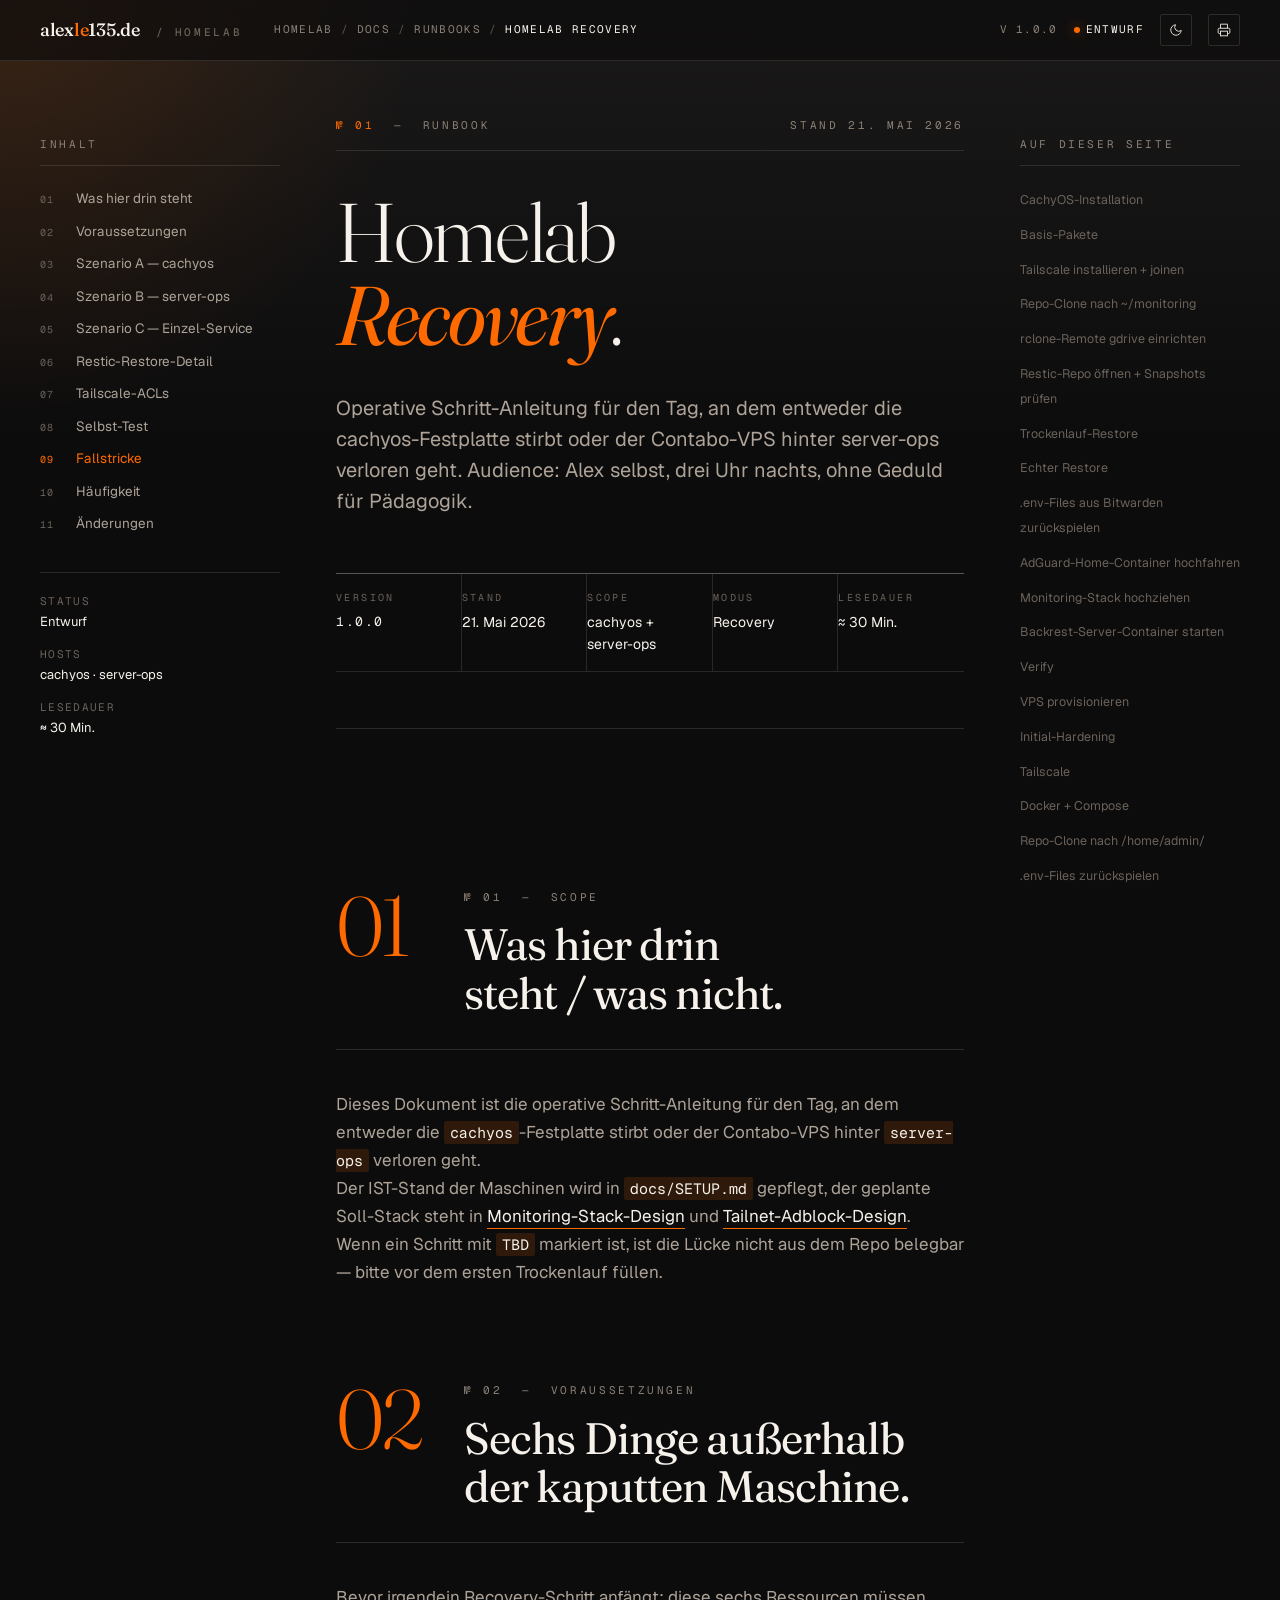
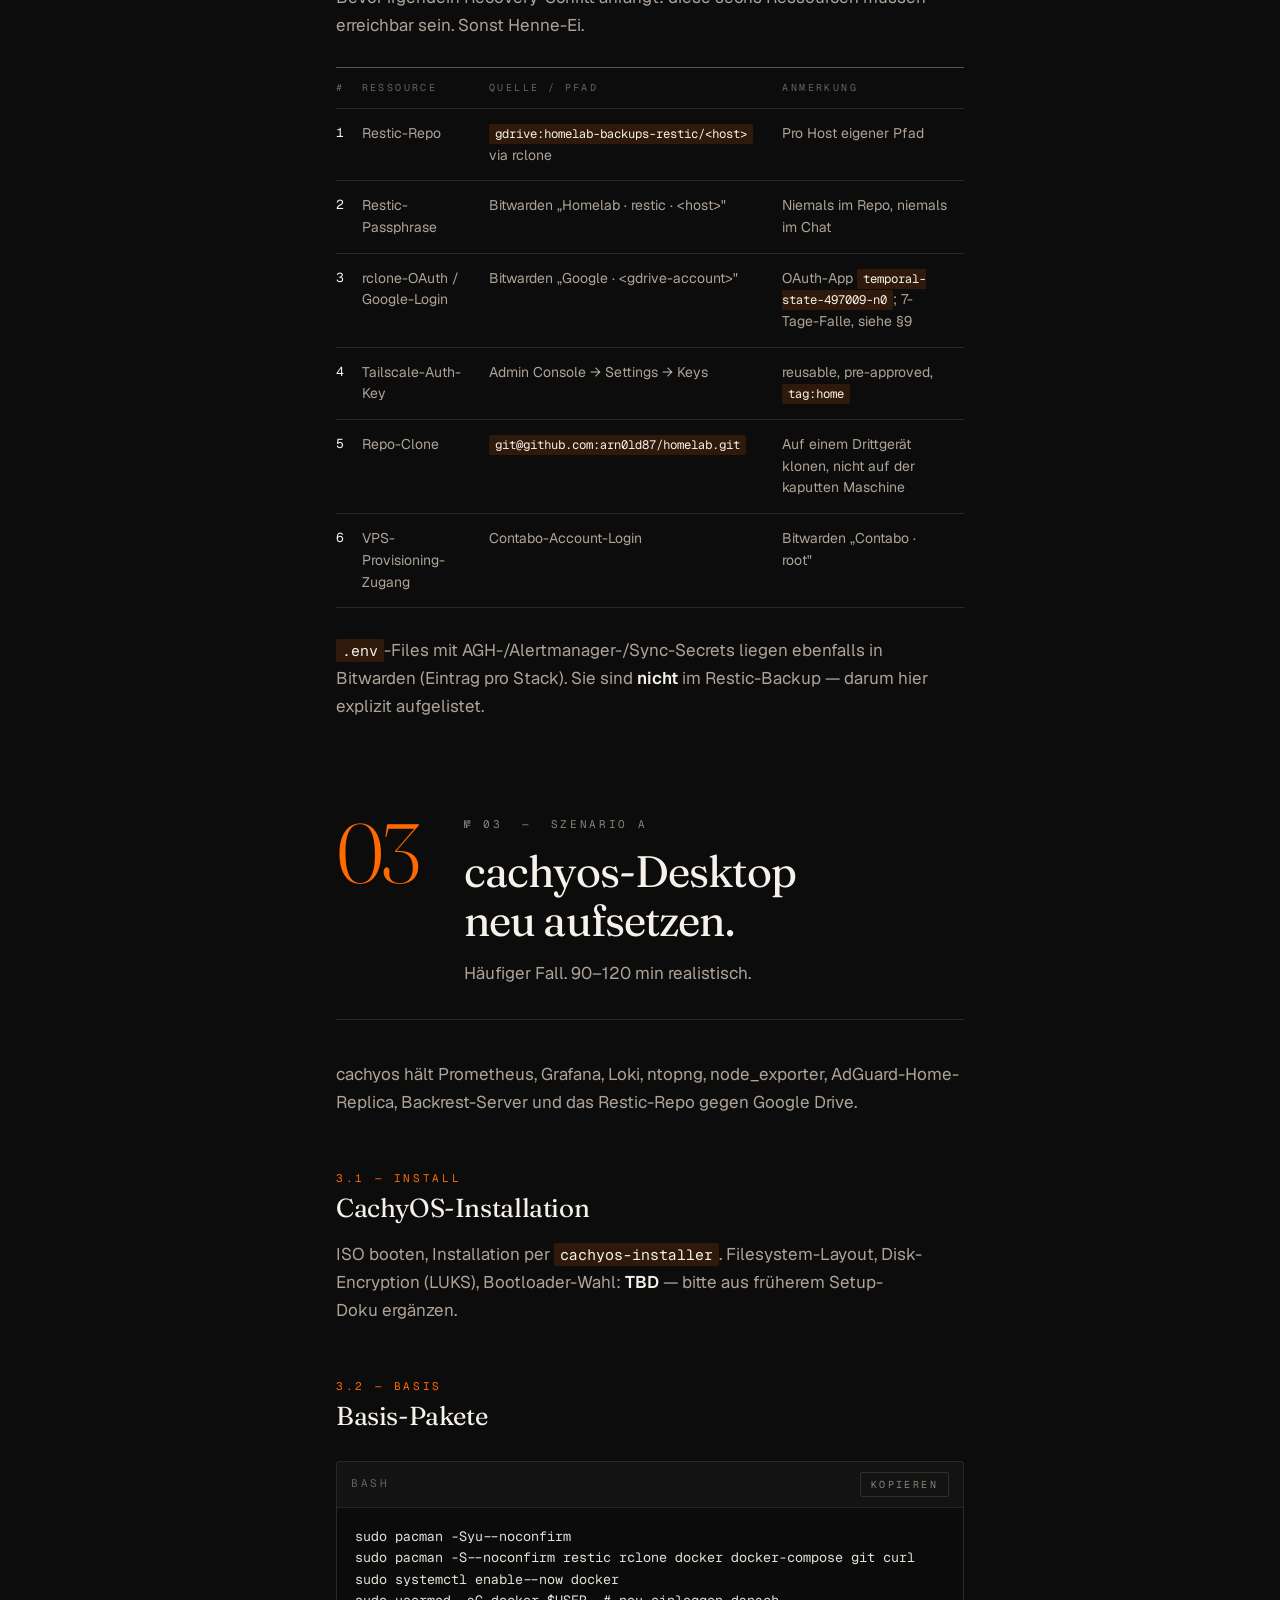
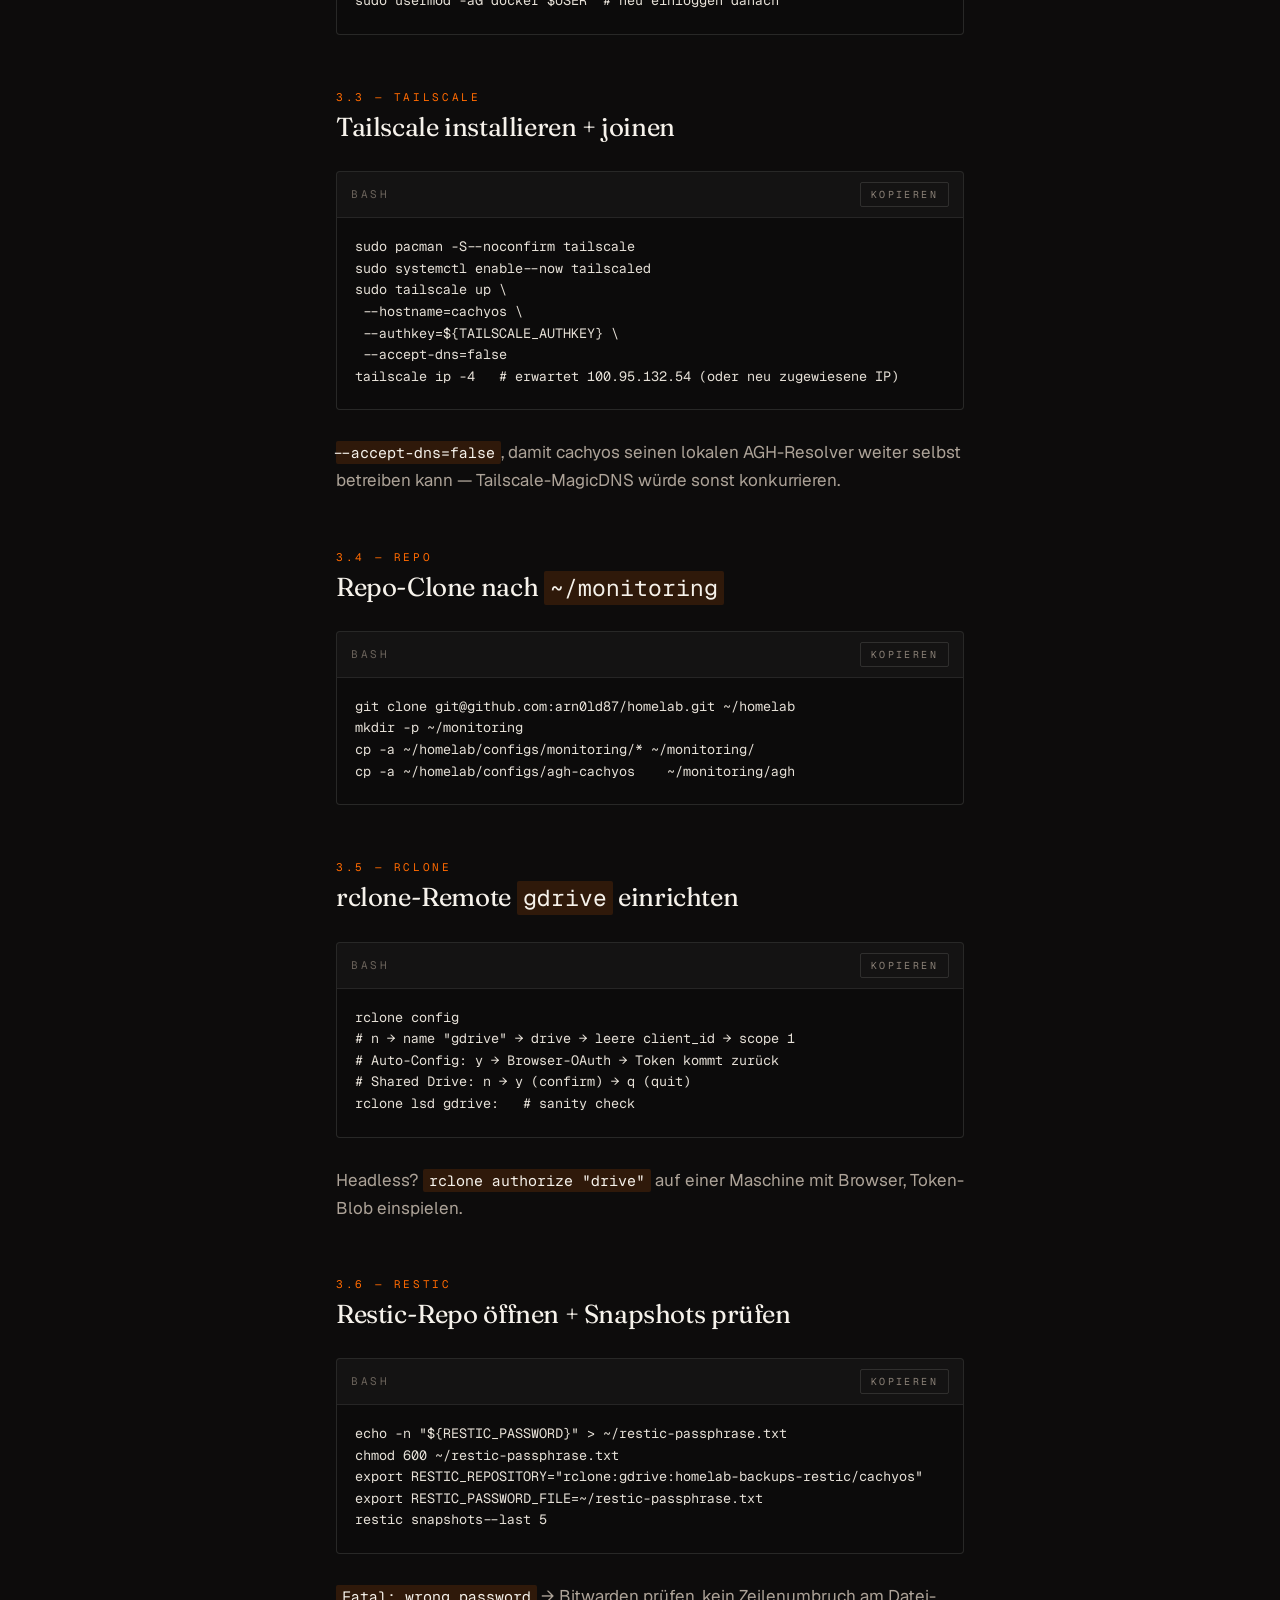
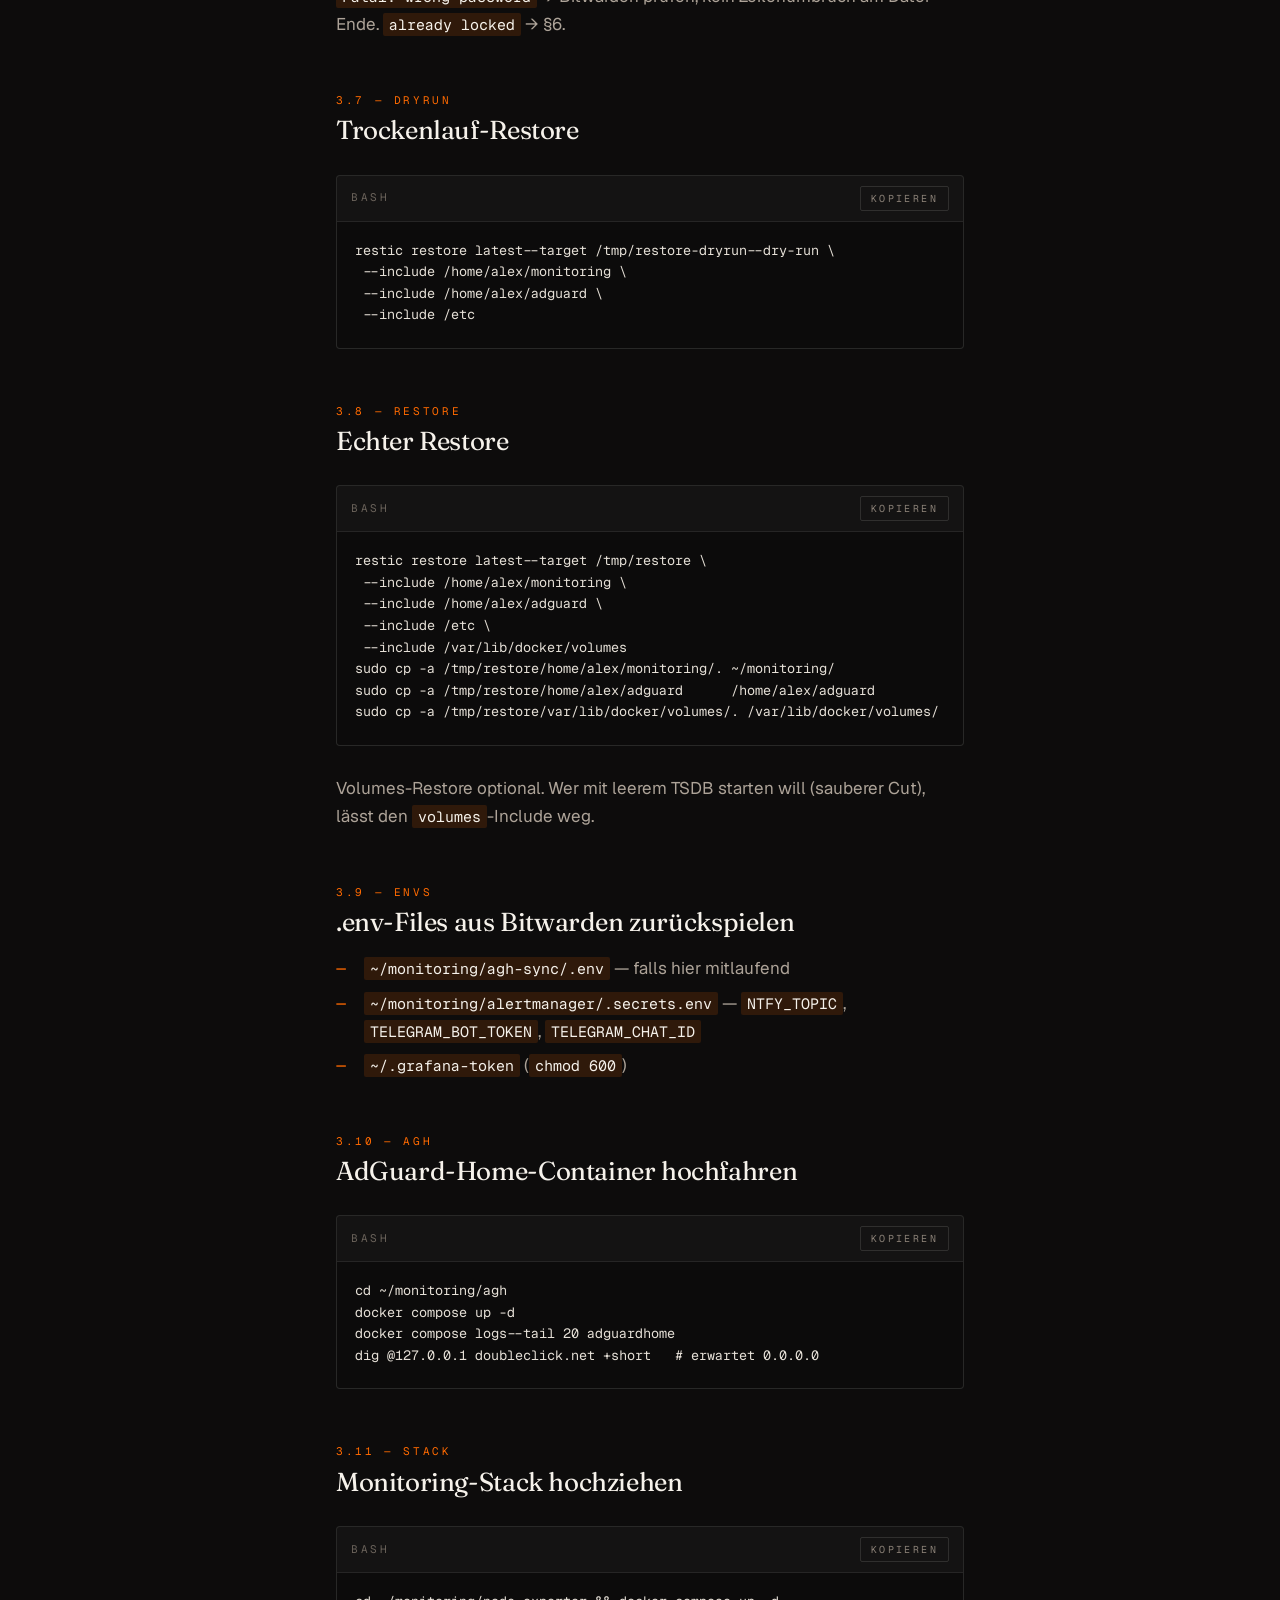
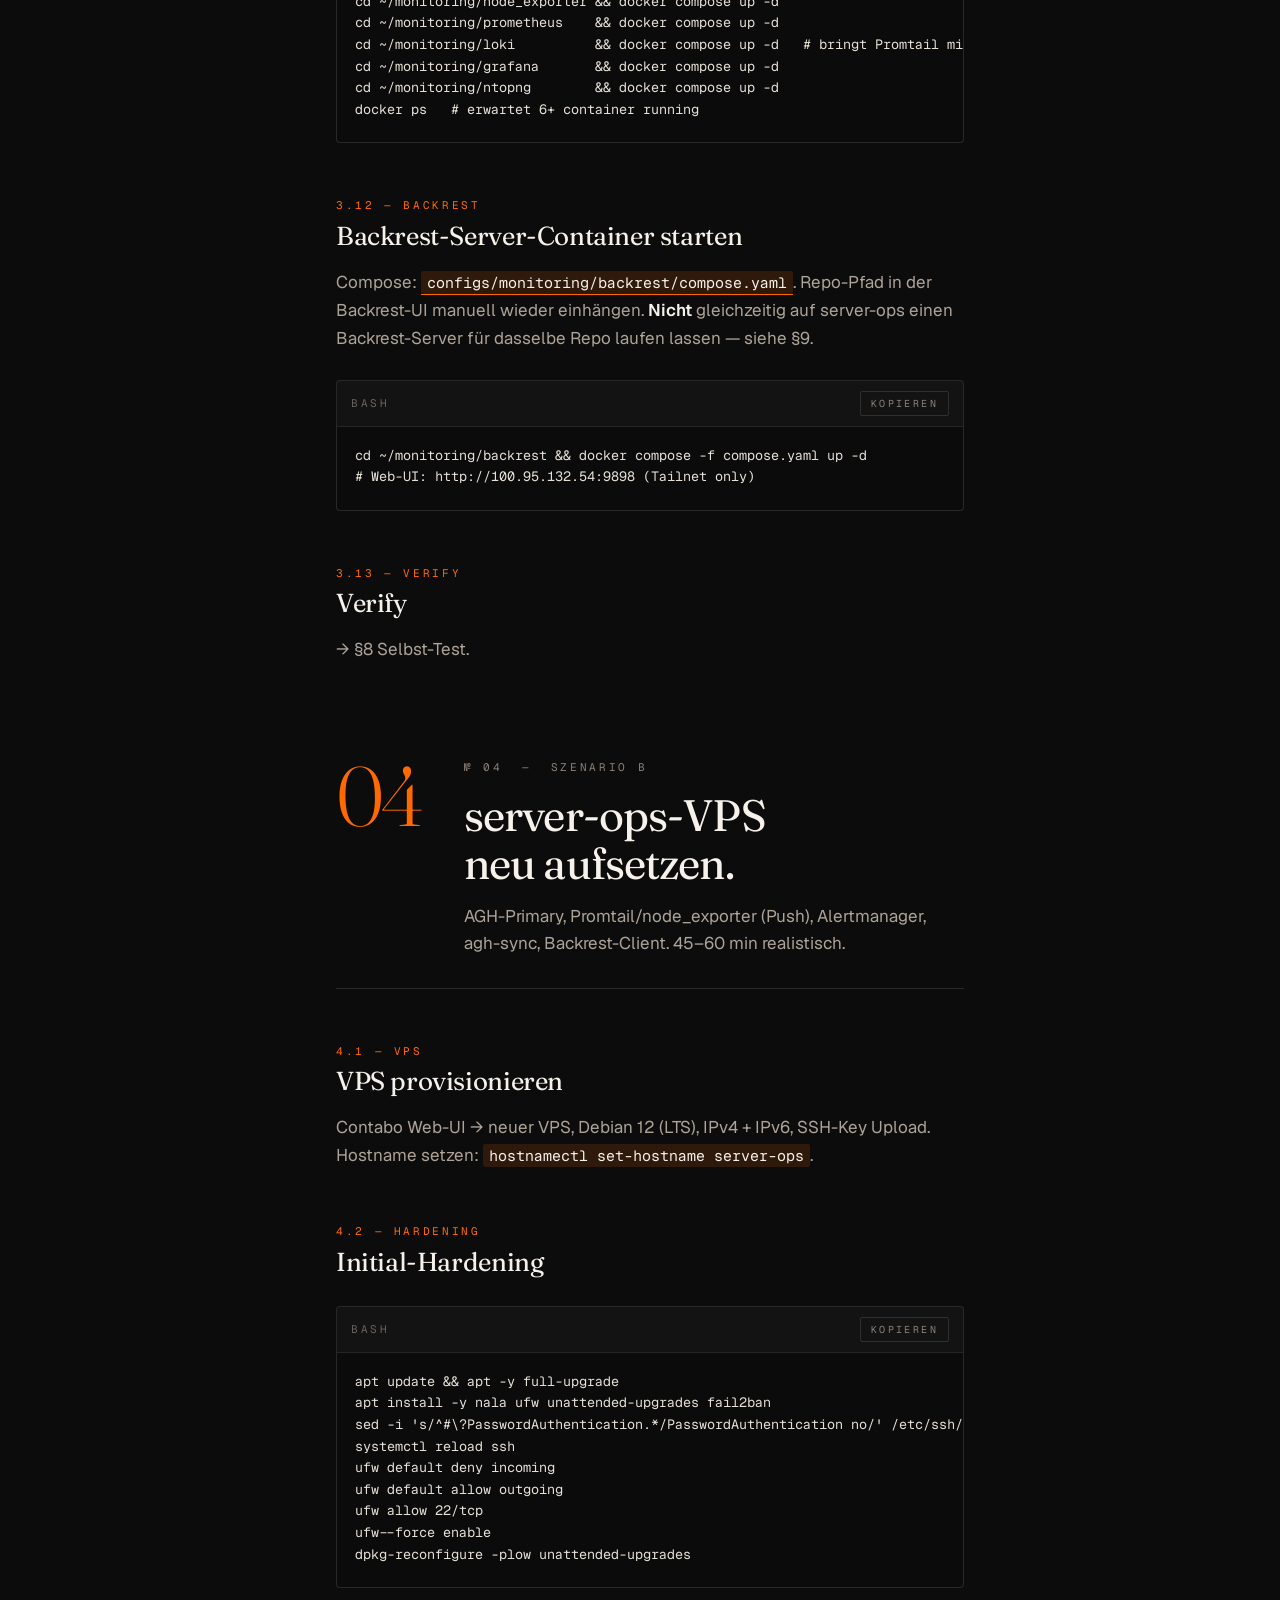
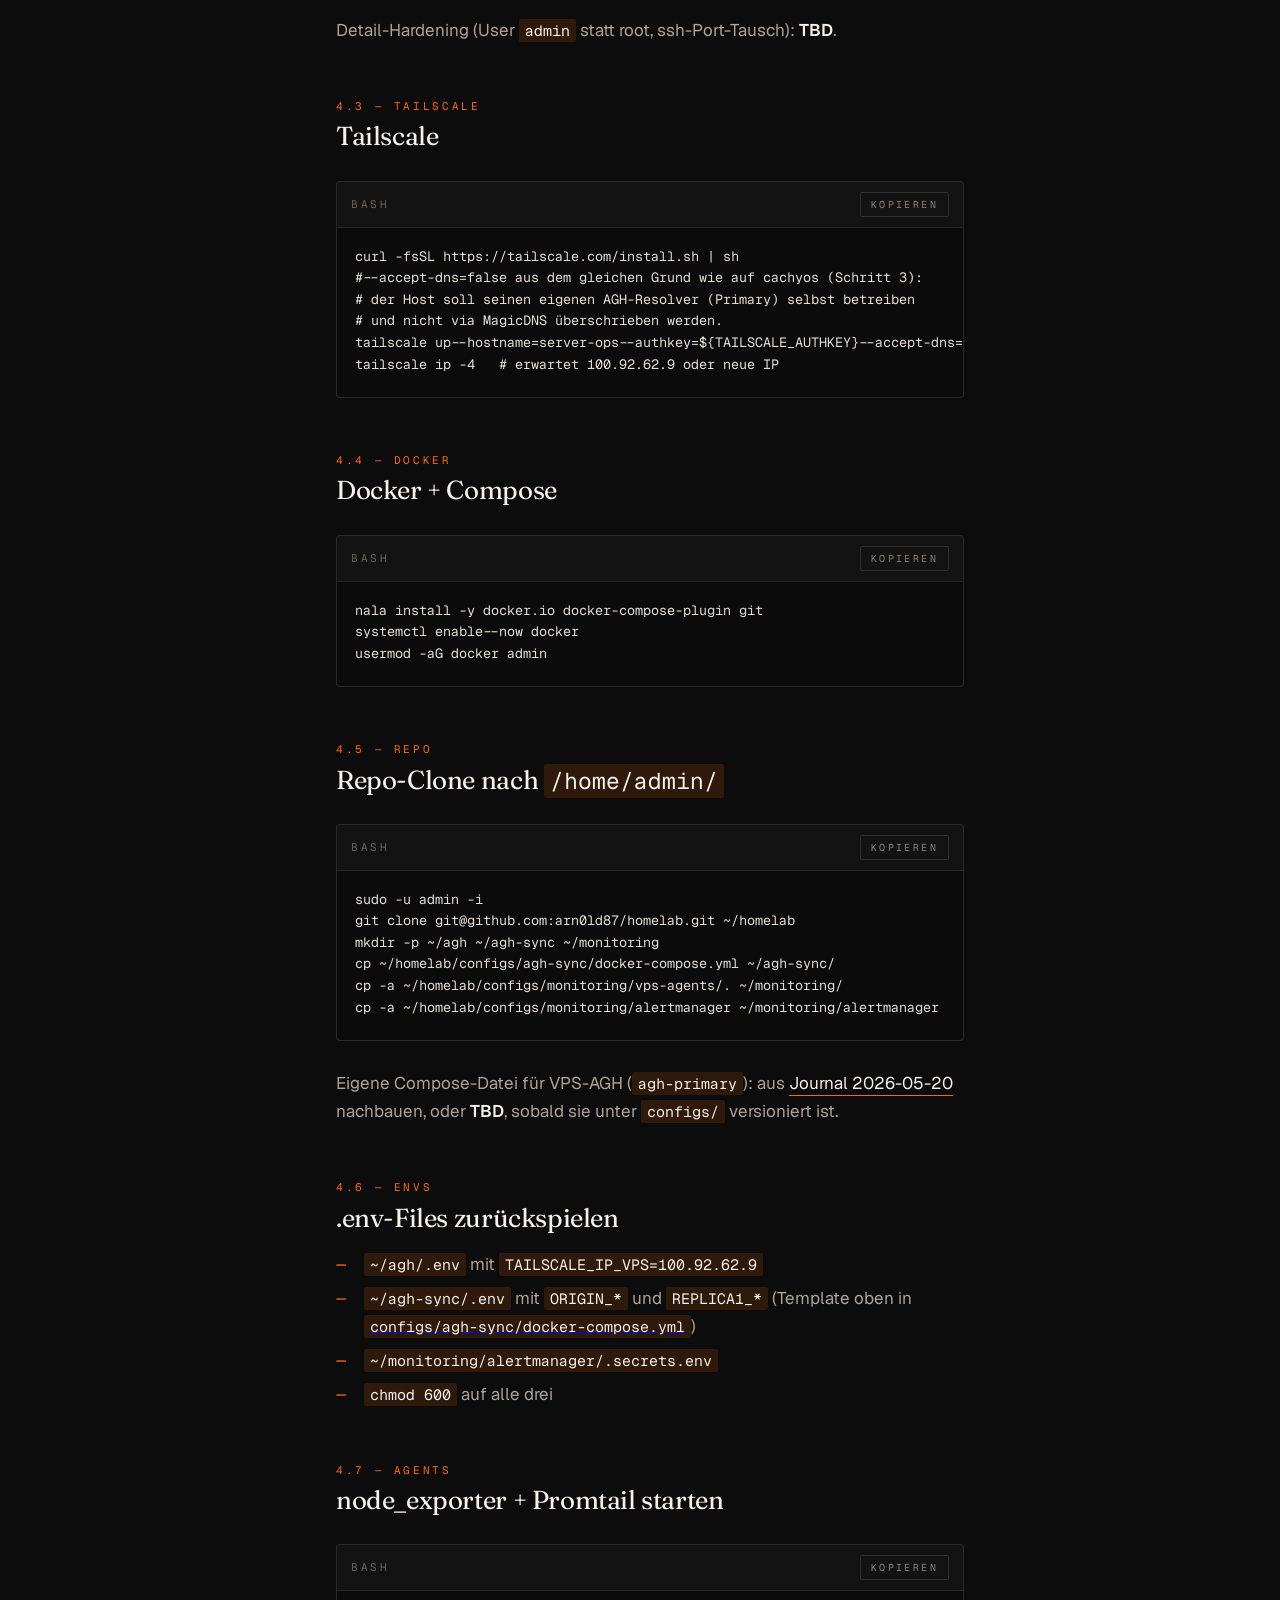
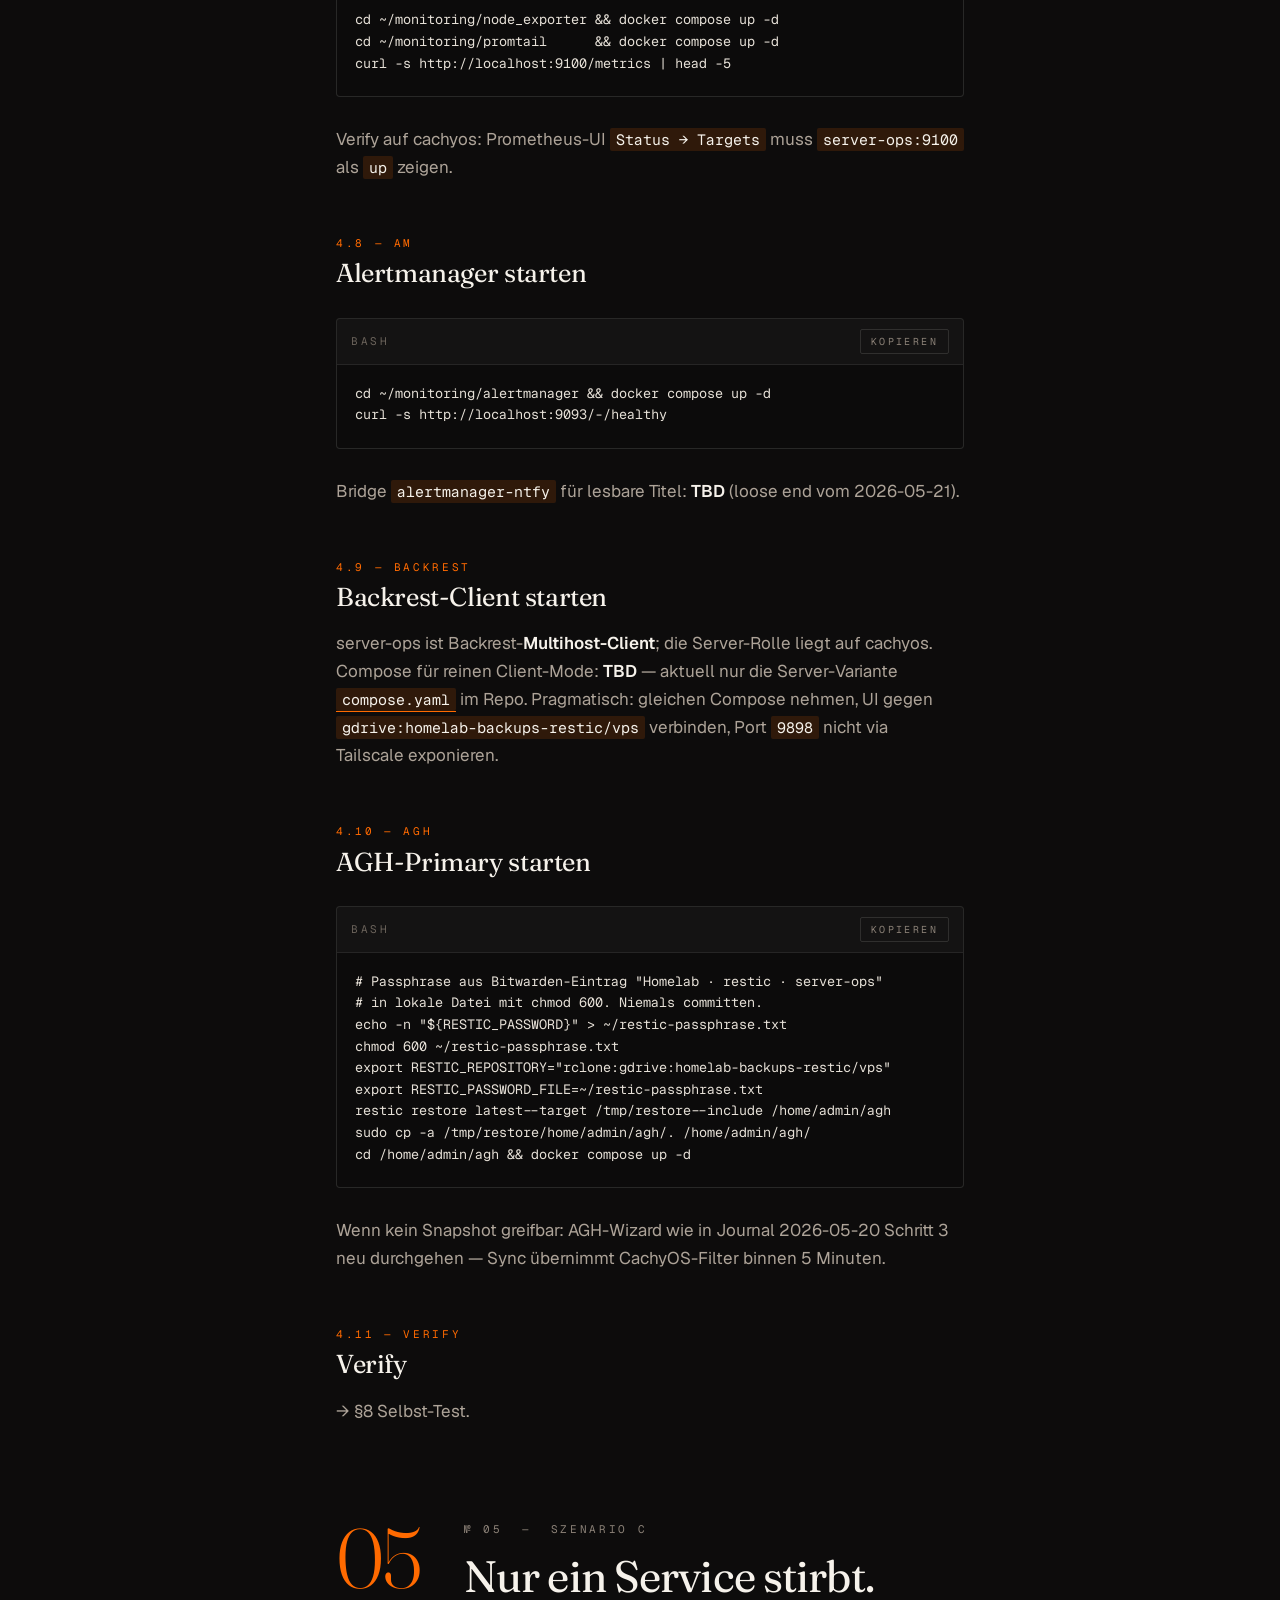
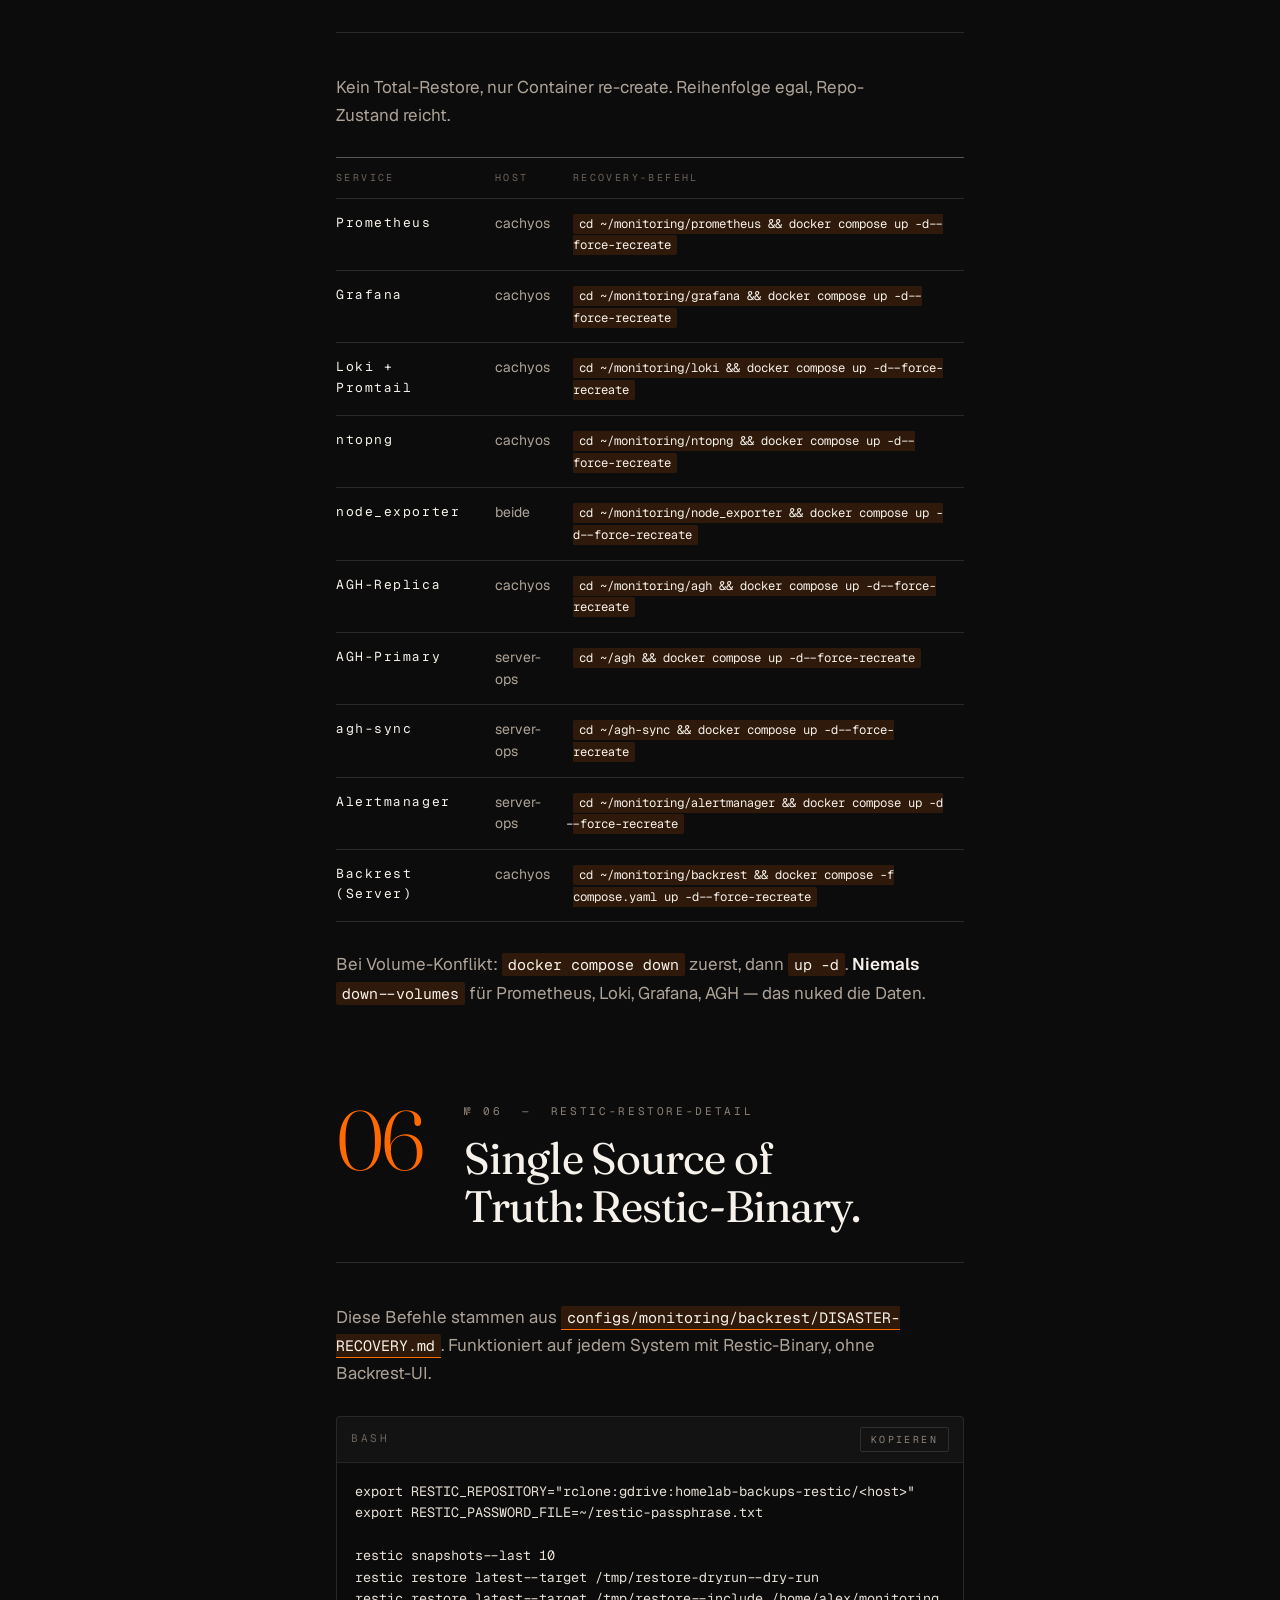
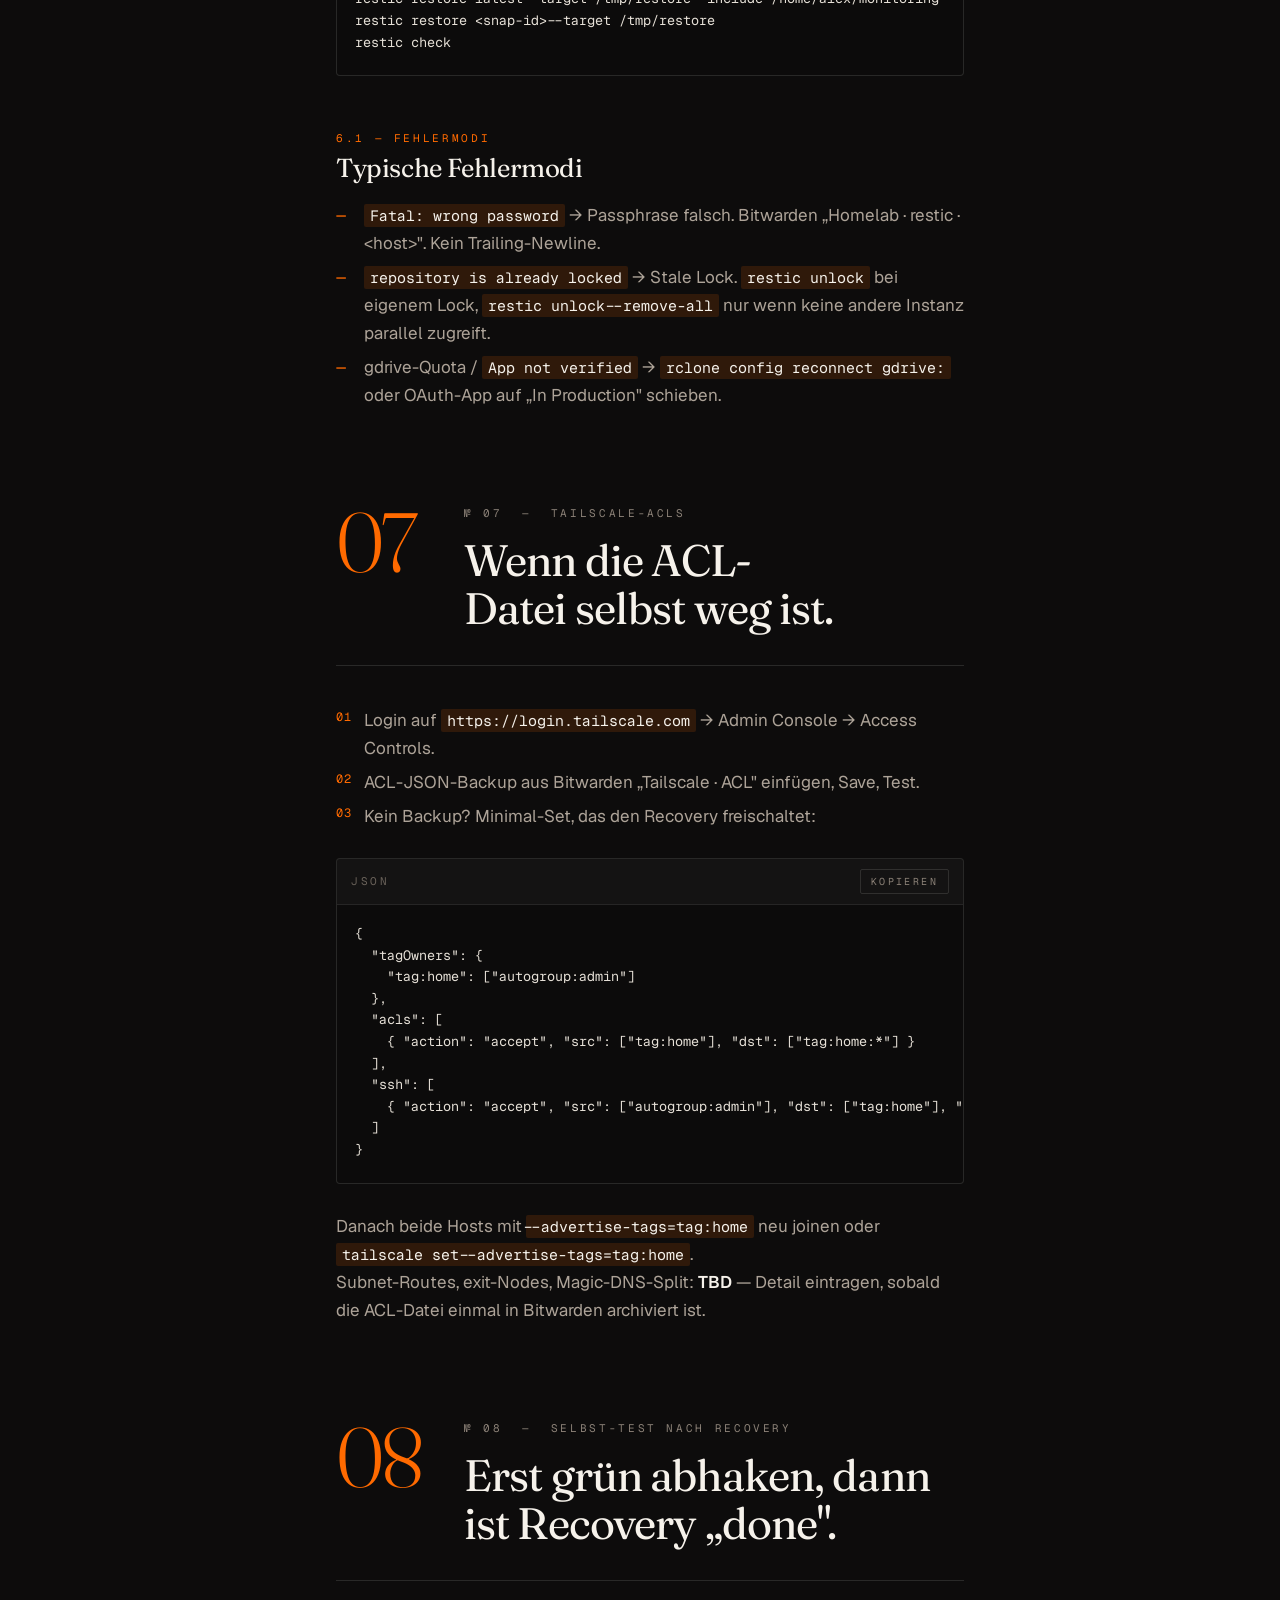
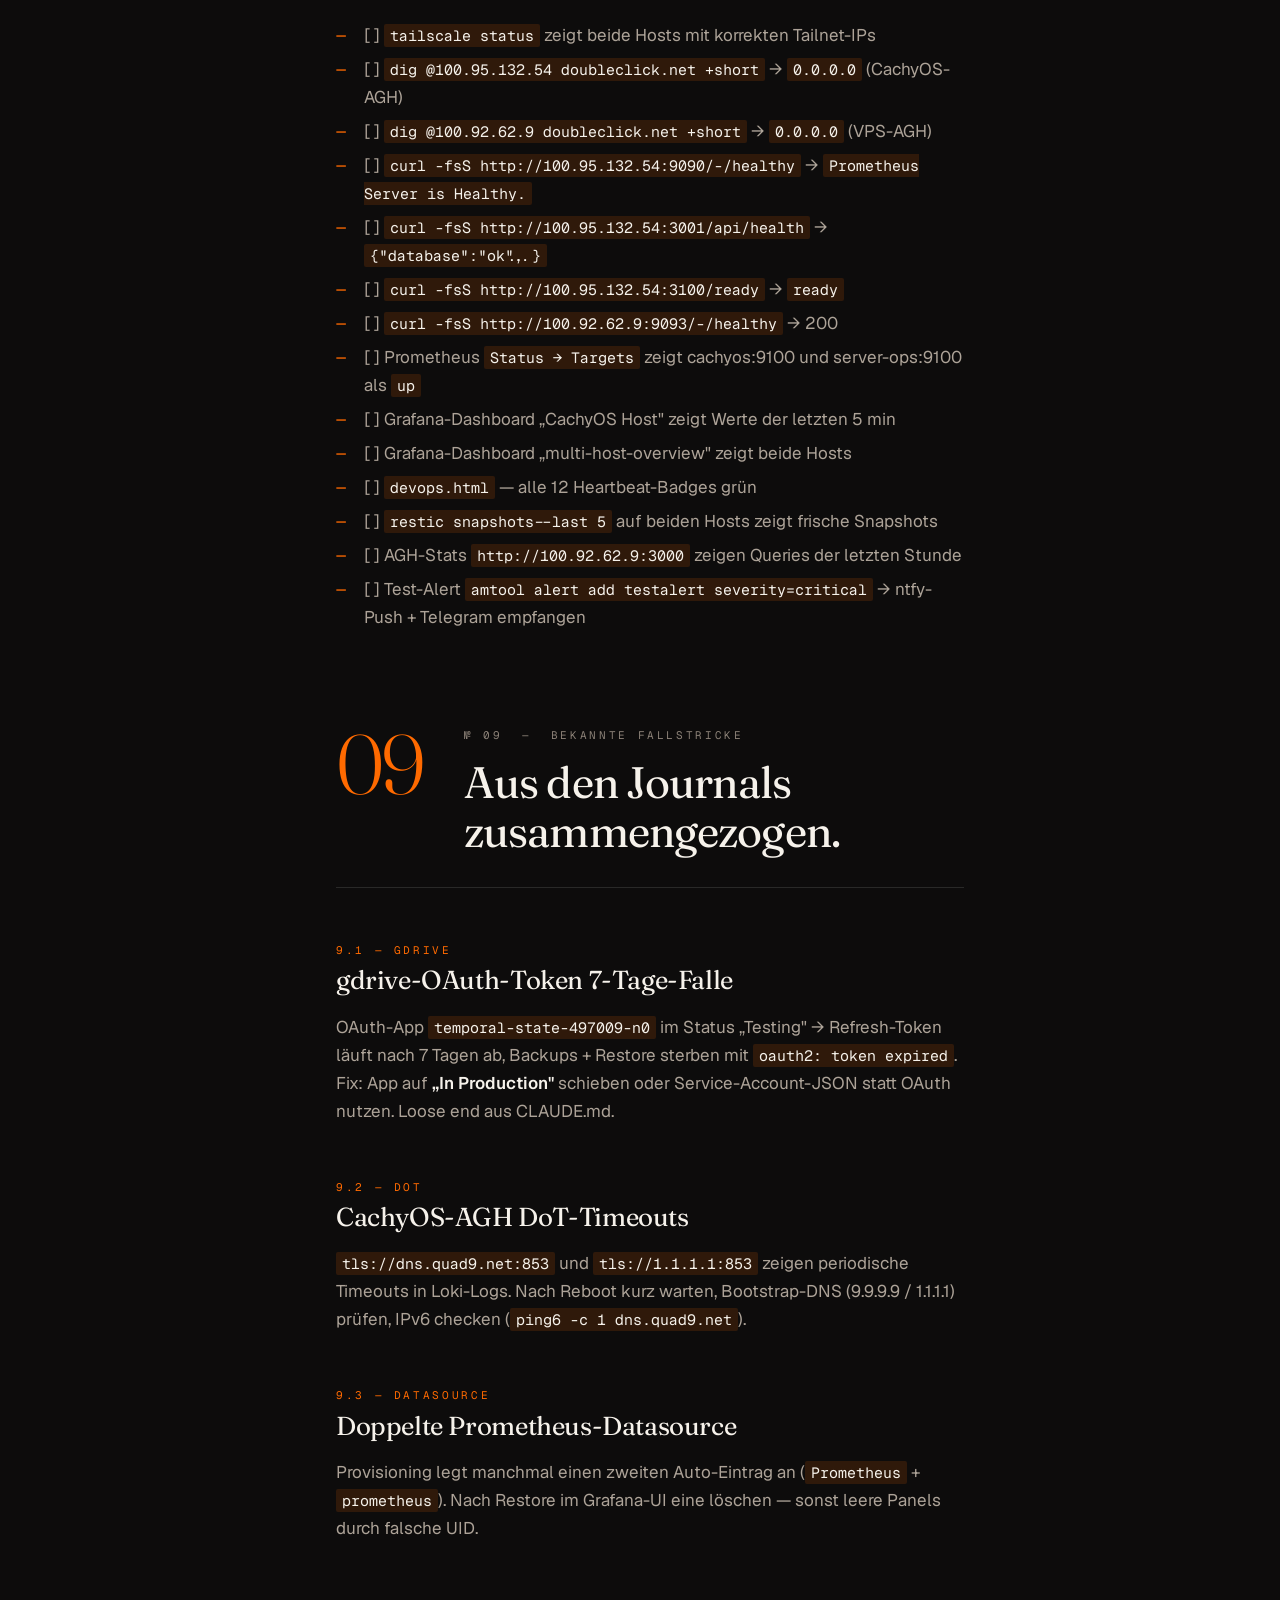
<file: docs/runbooks/homelab-recovery.html>
<!doctype html>
<html lang="de">
<head>
<meta charset="utf-8">
<meta name="viewport" content="width=device-width,initial-scale=1">
<title>Homelab Recovery · homelab/runbooks</title>

<link rel="stylesheet" href="../../assets/colors_and_type.css">
<link rel="stylesheet" href="../../assets/doc.css">
</head>
<body class="doc-layout">

<header class="topbar">
  <div class="topbar-inner">
    <a href="../../index.html" class="brand">alex<span class="n">le</span>135.de <span style="color:var(--fg-meta); font-family:var(--ff-mono); font-size:11px; letter-spacing:var(--ls-mono); text-transform:uppercase; margin-left:12px;">/ homelab</span></a>
    <div class="crumbs">
      <a href="../../index.html">homelab</a>
      <span class="sep">/</span>
      <span>docs</span>
      <span class="sep">/</span>
      <span>runbooks</span>
      <span class="sep">/</span>
      <span class="cur">Homelab Recovery</span>
    </div>
    <div class="topbar-right">
      <span class="version">v 1.0.0</span>
      <span class="status draft"><span class="dot"></span>Entwurf</span>
      <button class="icon-btn" id="theme-toggle" title="Theme wechseln" aria-label="Theme">
        <svg width="14" height="14" viewBox="0 0 24 24" fill="none" stroke="currentColor" stroke-width="1.5"><path d="M21 12.79A9 9 0 1 1 11.21 3 7 7 0 0 0 21 12.79z"></path></svg>
      </button>
      <button class="icon-btn" onclick="window.print()" title="Drucken / PDF" aria-label="Drucken">
        <svg width="14" height="14" viewBox="0 0 24 24" fill="none" stroke="currentColor" stroke-width="1.5"><polyline points="6 9 6 2 18 2 18 9"></polyline><path d="M6 18H4a2 2 0 0 1-2-2v-5a2 2 0 0 1 2-2h16a2 2 0 0 1 2 2v5a2 2 0 0 1-2 2h-2"></path><rect x="6" y="14" width="12" height="8"></rect></svg>
      </button>
    </div>
  </div>
</header>

<div class="shell">

  <aside class="left-rail" aria-label="Inhaltsverzeichnis">
    <div class="toc-kicker">Inhalt</div>
    <ol class="toc" id="toc">
      <li><span class="n">01</span><a href="#scope">Was hier drin steht</a></li>
      <li><span class="n">02</span><a href="#voraussetzungen">Voraussetzungen</a></li>
      <li><span class="n">03</span><a href="#szenario-a">Szenario A — cachyos</a></li>
      <li><span class="n">04</span><a href="#szenario-b">Szenario B — server-ops</a></li>
      <li><span class="n">05</span><a href="#szenario-c">Szenario C — Einzel-Service</a></li>
      <li><span class="n">06</span><a href="#restic-detail">Restic-Restore-Detail</a></li>
      <li><span class="n">07</span><a href="#tailscale-acls">Tailscale-ACLs</a></li>
      <li><span class="n">08</span><a href="#selbsttest">Selbst-Test</a></li>
      <li><span class="n">09</span><a href="#fallstricke">Fallstricke</a></li>
      <li><span class="n">10</span><a href="#haeufigkeit">Häufigkeit</a></li>
      <li><span class="n">11</span><a href="#changelog">Änderungen</a></li>
    </ol>

    <div class="rail-meta">
      <div class="row">
        <span class="l">Status</span>
        <span class="v">Entwurf</span>
      </div>
      <div class="row">
        <span class="l">Hosts</span>
        <span class="v">cachyos · server-ops</span>
      </div>
      <div class="row">
        <span class="l">Lesedauer</span>
        <span class="v">≈ 30 Min.</span>
      </div>
    </div>
  </aside>

  <main class="doc">

    <header class="hero">
      <div class="kicker">
        <span><span class="a">№ 01</span> &nbsp;—&nbsp; RUNBOOK</span>
        <span>STAND 21. MAI 2026</span>
      </div>

      <h1>Homelab<br><span class="it">Recovery</span>.</h1>

      <p class="lead">Operative Schritt-Anleitung für den Tag, an dem entweder die cachyos-Festplatte stirbt oder der Contabo-VPS hinter server-ops verloren geht. Audience: Alex selbst, drei Uhr nachts, ohne Geduld für Pädagogik.</p>

      <div class="meta-strip">
        <div class="cell">
          <span class="l">Version</span>
          <span class="v mono">1.0.0</span>
        </div>
        <div class="cell">
          <span class="l">Stand</span>
          <span class="v">21. Mai 2026</span>
        </div>
        <div class="cell">
          <span class="l">Scope</span>
          <span class="v">cachyos + server-ops</span>
        </div>
        <div class="cell">
          <span class="l">Modus</span>
          <span class="v">Recovery</span>
        </div>
        <div class="cell">
          <span class="l">Lesedauer</span>
          <span class="v">≈ 30 Min.</span>
        </div>
      </div>
    </header>

    <!-- ===== 01 SCOPE ===== -->
    <section class="section" id="scope" data-screen-label="01 Scope">
      <div class="sec-head">
        <div class="sec-num">01</div>
        <div>
          <div class="meta">№ 01 &nbsp;—&nbsp; SCOPE</div>
          <h2>Was hier drin steht / was nicht.</h2>
        </div>
      </div>

      <div class="prose">
        <p>Dieses Dokument ist die operative Schritt-Anleitung für den Tag, an dem entweder die <code class="inline">cachyos</code>-Festplatte stirbt oder der Contabo-VPS hinter <code class="inline">server-ops</code> verloren geht.</p>
        <p>Der IST-Stand der Maschinen wird in <code class="inline">docs/SETUP.md</code> gepflegt, der geplante Soll-Stack steht in <a href="../../specs/2026-05-20-monitoring-stack-design.html">Monitoring-Stack-Design</a> und <a href="../../specs/2026-05-20-tailnet-adblock-design.html">Tailnet-Adblock-Design</a>.</p>
        <p>Wenn ein Schritt mit <code class="inline">TBD</code> markiert ist, ist die Lücke nicht aus dem Repo belegbar — bitte vor dem ersten Trockenlauf füllen.</p>
      </div>
    </section>

    <!-- ===== 02 VORAUSSETZUNGEN ===== -->
    <section class="section" id="voraussetzungen" data-screen-label="02 Voraussetzungen">
      <div class="sec-head">
        <div class="sec-num">02</div>
        <div>
          <div class="meta">№ 02 &nbsp;—&nbsp; VORAUSSETZUNGEN</div>
          <h2>Sechs Dinge außerhalb der kaputten Maschine.</h2>
        </div>
      </div>

      <div class="prose">
        <p>Bevor irgendein Recovery-Schritt anfängt: diese sechs Ressourcen müssen erreichbar sein. Sonst Henne-Ei.</p>
        <table class="data-table">
          <thead>
            <tr><th>#</th><th>Ressource</th><th>Quelle / Pfad</th><th>Anmerkung</th></tr>
          </thead>
          <tbody>
            <tr><td>1</td><td>Restic-Repo</td><td><code class="inline">gdrive:homelab-backups-restic/&lt;host&gt;</code> via rclone</td><td>Pro Host eigener Pfad</td></tr>
            <tr><td>2</td><td>Restic-Passphrase</td><td>Bitwarden „Homelab · restic · &lt;host&gt;"</td><td>Niemals im Repo, niemals im Chat</td></tr>
            <tr><td>3</td><td>rclone-OAuth / Google-Login</td><td>Bitwarden „Google · &lt;gdrive-account&gt;"</td><td>OAuth-App <code class="inline">temporal-state-497009-n0</code>; 7-Tage-Falle, siehe §9</td></tr>
            <tr><td>4</td><td>Tailscale-Auth-Key</td><td>Admin Console → Settings → Keys</td><td>reusable, pre-approved, <code class="inline">tag:home</code></td></tr>
            <tr><td>5</td><td>Repo-Clone</td><td><code class="inline">git@github.com:arn0ld87/homelab.git</code></td><td>Auf einem Drittgerät klonen, nicht auf der kaputten Maschine</td></tr>
            <tr><td>6</td><td>VPS-Provisioning-Zugang</td><td>Contabo-Account-Login</td><td>Bitwarden „Contabo · root"</td></tr>
          </tbody>
        </table>
        <p><code class="inline">.env</code>-Files mit AGH-/Alertmanager-/Sync-Secrets liegen ebenfalls in Bitwarden (Eintrag pro Stack). Sie sind <strong>nicht</strong> im Restic-Backup — darum hier explizit aufgelistet.</p>
      </div>
    </section>

    <!-- ===== 03 SZENARIO A ===== -->
    <section class="section" id="szenario-a" data-screen-label="03 Szenario A">
      <div class="sec-head">
        <div class="sec-num">03</div>
        <div>
          <div class="meta">№ 03 &nbsp;—&nbsp; SZENARIO A</div>
          <h2>cachyos-Desktop neu aufsetzen.</h2>
          <p class="sublead">Häufiger Fall. 90–120 min realistisch.</p>
        </div>
      </div>

      <div class="prose">
        <p>cachyos hält Prometheus, Grafana, Loki, ntopng, node_exporter, AdGuard-Home-Replica, Backrest-Server und das Restic-Repo gegen Google Drive.</p>

        <h3 data-num="3.1 — Install">CachyOS-Installation</h3>
        <p>ISO booten, Installation per <code class="inline">cachyos-installer</code>. Filesystem-Layout, Disk-Encryption (LUKS), Bootloader-Wahl: <strong>TBD</strong> — bitte aus früherem Setup-Doku ergänzen.</p>

        <h3 data-num="3.2 — Basis">Basis-Pakete</h3>
        <div class="codeblock">
          <div class="cb-head"><div class="cb-file"><span class="lang">bash</span></div><button class="cb-copy" data-copy>Kopieren</button></div>
<pre>sudo pacman -Syu --noconfirm
sudo pacman -S --noconfirm restic rclone docker docker-compose git curl
sudo systemctl enable --now docker
sudo usermod -aG docker $USER  # neu einloggen danach</pre>
        </div>

        <h3 data-num="3.3 — Tailscale">Tailscale installieren + joinen</h3>
        <div class="codeblock">
          <div class="cb-head"><div class="cb-file"><span class="lang">bash</span></div><button class="cb-copy" data-copy>Kopieren</button></div>
<pre>sudo pacman -S --noconfirm tailscale
sudo systemctl enable --now tailscaled
sudo tailscale up \
  --hostname=cachyos \
  --authkey=${TAILSCALE_AUTHKEY} \
  --accept-dns=false
tailscale ip -4   # erwartet 100.95.132.54 (oder neu zugewiesene IP)</pre>
        </div>
        <p><code class="inline">--accept-dns=false</code>, damit cachyos seinen lokalen AGH-Resolver weiter selbst betreiben kann — Tailscale-MagicDNS würde sonst konkurrieren.</p>

        <h3 data-num="3.4 — Repo">Repo-Clone nach <code class="inline">~/monitoring</code></h3>
        <div class="codeblock">
          <div class="cb-head"><div class="cb-file"><span class="lang">bash</span></div><button class="cb-copy" data-copy>Kopieren</button></div>
<pre>git clone git@github.com:arn0ld87/homelab.git ~/homelab
mkdir -p ~/monitoring
cp -a ~/homelab/configs/monitoring/* ~/monitoring/
cp -a ~/homelab/configs/agh-cachyos    ~/monitoring/agh</pre>
        </div>

        <h3 data-num="3.5 — rclone">rclone-Remote <code class="inline">gdrive</code> einrichten</h3>
        <div class="codeblock">
          <div class="cb-head"><div class="cb-file"><span class="lang">bash</span></div><button class="cb-copy" data-copy>Kopieren</button></div>
<pre>rclone config
# n → name "gdrive" → drive → leere client_id → scope 1
# Auto-Config: y → Browser-OAuth → Token kommt zurück
# Shared Drive: n → y (confirm) → q (quit)
rclone lsd gdrive:   # sanity check</pre>
        </div>
        <p>Headless? <code class="inline">rclone authorize "drive"</code> auf einer Maschine mit Browser, Token-Blob einspielen.</p>

        <h3 data-num="3.6 — Restic">Restic-Repo öffnen + Snapshots prüfen</h3>
        <div class="codeblock">
          <div class="cb-head"><div class="cb-file"><span class="lang">bash</span></div><button class="cb-copy" data-copy>Kopieren</button></div>
<pre>echo -n "${RESTIC_PASSWORD}" &gt; ~/restic-passphrase.txt
chmod 600 ~/restic-passphrase.txt
export RESTIC_REPOSITORY="rclone:gdrive:homelab-backups-restic/cachyos"
export RESTIC_PASSWORD_FILE=~/restic-passphrase.txt
restic snapshots --last 5</pre>
        </div>
        <p><code class="inline">Fatal: wrong password</code> → Bitwarden prüfen, kein Zeilenumbruch am Datei-Ende. <code class="inline">already locked</code> → §6.</p>

        <h3 data-num="3.7 — Dryrun">Trockenlauf-Restore</h3>
        <div class="codeblock">
          <div class="cb-head"><div class="cb-file"><span class="lang">bash</span></div><button class="cb-copy" data-copy>Kopieren</button></div>
<pre>restic restore latest --target /tmp/restore-dryrun --dry-run \
  --include /home/alex/monitoring \
  --include /home/alex/adguard \
  --include /etc</pre>
        </div>

        <h3 data-num="3.8 — Restore">Echter Restore</h3>
        <div class="codeblock">
          <div class="cb-head"><div class="cb-file"><span class="lang">bash</span></div><button class="cb-copy" data-copy>Kopieren</button></div>
<pre>restic restore latest --target /tmp/restore \
  --include /home/alex/monitoring \
  --include /home/alex/adguard \
  --include /etc \
  --include /var/lib/docker/volumes
sudo cp -a /tmp/restore/home/alex/monitoring/. ~/monitoring/
sudo cp -a /tmp/restore/home/alex/adguard      /home/alex/adguard
sudo cp -a /tmp/restore/var/lib/docker/volumes/. /var/lib/docker/volumes/</pre>
        </div>
        <p>Volumes-Restore optional. Wer mit leerem TSDB starten will (sauberer Cut), lässt den <code class="inline">volumes</code>-Include weg.</p>

        <h3 data-num="3.9 — Envs">.env-Files aus Bitwarden zurückspielen</h3>
        <ul>
          <li><code class="inline">~/monitoring/agh-sync/.env</code> — falls hier mitlaufend</li>
          <li><code class="inline">~/monitoring/alertmanager/.secrets.env</code> — <code class="inline">NTFY_TOPIC</code>, <code class="inline">TELEGRAM_BOT_TOKEN</code>, <code class="inline">TELEGRAM_CHAT_ID</code></li>
          <li><code class="inline">~/.grafana-token</code> (<code class="inline">chmod 600</code>)</li>
        </ul>

        <h3 data-num="3.10 — AGH">AdGuard-Home-Container hochfahren</h3>
        <div class="codeblock">
          <div class="cb-head"><div class="cb-file"><span class="lang">bash</span></div><button class="cb-copy" data-copy>Kopieren</button></div>
<pre>cd ~/monitoring/agh
docker compose up -d
docker compose logs --tail 20 adguardhome
dig @127.0.0.1 doubleclick.net +short   # erwartet 0.0.0.0</pre>
        </div>

        <h3 data-num="3.11 — Stack">Monitoring-Stack hochziehen</h3>
        <div class="codeblock">
          <div class="cb-head"><div class="cb-file"><span class="lang">bash</span></div><button class="cb-copy" data-copy>Kopieren</button></div>
<pre>cd ~/monitoring/node_exporter && docker compose up -d
cd ~/monitoring/prometheus    && docker compose up -d
cd ~/monitoring/loki          && docker compose up -d   # bringt Promtail mit
cd ~/monitoring/grafana       && docker compose up -d
cd ~/monitoring/ntopng        && docker compose up -d
docker ps   # erwartet 6+ container running</pre>
        </div>

        <h3 data-num="3.12 — Backrest">Backrest-Server-Container starten</h3>
        <p>Compose: <a href="../../configs/monitoring/backrest/compose.yaml"><code class="inline">configs/monitoring/backrest/compose.yaml</code></a>. Repo-Pfad in der Backrest-UI manuell wieder einhängen. <strong>Nicht</strong> gleichzeitig auf server-ops einen Backrest-Server für dasselbe Repo laufen lassen — siehe §9.</p>
        <div class="codeblock">
          <div class="cb-head"><div class="cb-file"><span class="lang">bash</span></div><button class="cb-copy" data-copy>Kopieren</button></div>
<pre>cd ~/monitoring/backrest && docker compose -f compose.yaml up -d
# Web-UI: http://100.95.132.54:9898 (Tailnet only)</pre>
        </div>

        <h3 data-num="3.13 — Verify">Verify</h3>
        <p>→ §8 Selbst-Test.</p>
      </div>
    </section>

    <!-- ===== 04 SZENARIO B ===== -->
    <section class="section" id="szenario-b" data-screen-label="04 Szenario B">
      <div class="sec-head">
        <div class="sec-num">04</div>
        <div>
          <div class="meta">№ 04 &nbsp;—&nbsp; SZENARIO B</div>
          <h2>server-ops-VPS neu aufsetzen.</h2>
          <p class="sublead">AGH-Primary, Promtail/node_exporter (Push), Alertmanager, agh-sync, Backrest-Client. 45–60 min realistisch.</p>
        </div>
      </div>

      <div class="prose">
        <h3 data-num="4.1 — VPS">VPS provisionieren</h3>
        <p>Contabo Web-UI → neuer VPS, Debian 12 (LTS), IPv4 + IPv6, SSH-Key Upload. Hostname setzen: <code class="inline">hostnamectl set-hostname server-ops</code>.</p>

        <h3 data-num="4.2 — Hardening">Initial-Hardening</h3>
        <div class="codeblock">
          <div class="cb-head"><div class="cb-file"><span class="lang">bash</span></div><button class="cb-copy" data-copy>Kopieren</button></div>
<pre>apt update && apt -y full-upgrade
apt install -y nala ufw unattended-upgrades fail2ban
sed -i 's/^#\?PasswordAuthentication.*/PasswordAuthentication no/' /etc/ssh/sshd_config
systemctl reload ssh
ufw default deny incoming
ufw default allow outgoing
ufw allow 22/tcp
ufw --force enable
dpkg-reconfigure -plow unattended-upgrades</pre>
        </div>
        <p>Detail-Hardening (User <code class="inline">admin</code> statt root, ssh-Port-Tausch): <strong>TBD</strong>.</p>

        <h3 data-num="4.3 — Tailscale">Tailscale</h3>
        <div class="codeblock">
          <div class="cb-head"><div class="cb-file"><span class="lang">bash</span></div><button class="cb-copy" data-copy>Kopieren</button></div>
<pre>curl -fsSL https://tailscale.com/install.sh | sh
# --accept-dns=false aus dem gleichen Grund wie auf cachyos (Schritt 3):
# der Host soll seinen eigenen AGH-Resolver (Primary) selbst betreiben
# und nicht via MagicDNS überschrieben werden.
tailscale up --hostname=server-ops --authkey=${TAILSCALE_AUTHKEY} --accept-dns=false
tailscale ip -4   # erwartet 100.92.62.9 oder neue IP</pre>
        </div>

        <h3 data-num="4.4 — Docker">Docker + Compose</h3>
        <div class="codeblock">
          <div class="cb-head"><div class="cb-file"><span class="lang">bash</span></div><button class="cb-copy" data-copy>Kopieren</button></div>
<pre>nala install -y docker.io docker-compose-plugin git
systemctl enable --now docker
usermod -aG docker admin</pre>
        </div>

        <h3 data-num="4.5 — Repo">Repo-Clone nach <code class="inline">/home/admin/</code></h3>
        <div class="codeblock">
          <div class="cb-head"><div class="cb-file"><span class="lang">bash</span></div><button class="cb-copy" data-copy>Kopieren</button></div>
<pre>sudo -u admin -i
git clone git@github.com:arn0ld87/homelab.git ~/homelab
mkdir -p ~/agh ~/agh-sync ~/monitoring
cp ~/homelab/configs/agh-sync/docker-compose.yml ~/agh-sync/
cp -a ~/homelab/configs/monitoring/vps-agents/. ~/monitoring/
cp -a ~/homelab/configs/monitoring/alertmanager ~/monitoring/alertmanager</pre>
        </div>
        <p>Eigene Compose-Datei für VPS-AGH (<code class="inline">agh-primary</code>): aus <a href="../../journals/2026-05-20-adblock-impl.html">Journal 2026-05-20</a> nachbauen, oder <strong>TBD</strong>, sobald sie unter <code class="inline">configs/</code> versioniert ist.</p>

        <h3 data-num="4.6 — Envs">.env-Files zurückspielen</h3>
        <ul>
          <li><code class="inline">~/agh/.env</code> mit <code class="inline">TAILSCALE_IP_VPS=100.92.62.9</code></li>
          <li><code class="inline">~/agh-sync/.env</code> mit <code class="inline">ORIGIN_*</code> und <code class="inline">REPLICA1_*</code> (Template oben in <a href="../../configs/agh-sync/docker-compose.yml"><code class="inline">configs/agh-sync/docker-compose.yml</code></a>)</li>
          <li><code class="inline">~/monitoring/alertmanager/.secrets.env</code></li>
          <li><code class="inline">chmod 600</code> auf alle drei</li>
        </ul>

        <h3 data-num="4.7 — Agents">node_exporter + Promtail starten</h3>
        <div class="codeblock">
          <div class="cb-head"><div class="cb-file"><span class="lang">bash</span></div><button class="cb-copy" data-copy>Kopieren</button></div>
<pre>cd ~/monitoring/node_exporter && docker compose up -d
cd ~/monitoring/promtail      && docker compose up -d
curl -s http://localhost:9100/metrics | head -5</pre>
        </div>
        <p>Verify auf cachyos: Prometheus-UI <code class="inline">Status → Targets</code> muss <code class="inline">server-ops:9100</code> als <code class="inline">up</code> zeigen.</p>

        <h3 data-num="4.8 — AM">Alertmanager starten</h3>
        <div class="codeblock">
          <div class="cb-head"><div class="cb-file"><span class="lang">bash</span></div><button class="cb-copy" data-copy>Kopieren</button></div>
<pre>cd ~/monitoring/alertmanager && docker compose up -d
curl -s http://localhost:9093/-/healthy</pre>
        </div>
        <p>Bridge <code class="inline">alertmanager-ntfy</code> für lesbare Titel: <strong>TBD</strong> (loose end vom 2026-05-21).</p>

        <h3 data-num="4.9 — Backrest">Backrest-Client starten</h3>
        <p>server-ops ist Backrest-<strong>Multihost-Client</strong>; die Server-Rolle liegt auf cachyos. Compose für reinen Client-Mode: <strong>TBD</strong> — aktuell nur die Server-Variante <a href="../../configs/monitoring/backrest/compose.yaml"><code class="inline">compose.yaml</code></a> im Repo. Pragmatisch: gleichen Compose nehmen, UI gegen <code class="inline">gdrive:homelab-backups-restic/vps</code> verbinden, Port <code class="inline">9898</code> nicht via Tailscale exponieren.</p>

        <h3 data-num="4.10 — AGH">AGH-Primary starten</h3>
        <div class="codeblock">
          <div class="cb-head"><div class="cb-file"><span class="lang">bash</span></div><button class="cb-copy" data-copy>Kopieren</button></div>
<pre># Passphrase aus Bitwarden-Eintrag "Homelab · restic · server-ops"
# in lokale Datei mit chmod 600. Niemals committen.
echo -n "${RESTIC_PASSWORD}" > ~/restic-passphrase.txt
chmod 600 ~/restic-passphrase.txt
export RESTIC_REPOSITORY="rclone:gdrive:homelab-backups-restic/vps"
export RESTIC_PASSWORD_FILE=~/restic-passphrase.txt
restic restore latest --target /tmp/restore --include /home/admin/agh
sudo cp -a /tmp/restore/home/admin/agh/. /home/admin/agh/
cd /home/admin/agh && docker compose up -d</pre>
        </div>
        <p>Wenn kein Snapshot greifbar: AGH-Wizard wie in Journal 2026-05-20 Schritt 3 neu durchgehen — Sync übernimmt CachyOS-Filter binnen 5 Minuten.</p>

        <h3 data-num="4.11 — Verify">Verify</h3>
        <p>→ §8 Selbst-Test.</p>
      </div>
    </section>

    <!-- ===== 05 SZENARIO C ===== -->
    <section class="section" id="szenario-c" data-screen-label="05 Szenario C">
      <div class="sec-head">
        <div class="sec-num">05</div>
        <div>
          <div class="meta">№ 05 &nbsp;—&nbsp; SZENARIO C</div>
          <h2>Nur ein Service stirbt.</h2>
        </div>
      </div>

      <div class="prose">
        <p>Kein Total-Restore, nur Container re-create. Reihenfolge egal, Repo-Zustand reicht.</p>
        <table class="data-table">
          <thead>
            <tr><th>Service</th><th>Host</th><th>Recovery-Befehl</th></tr>
          </thead>
          <tbody>
            <tr><td>Prometheus</td><td>cachyos</td><td><code class="inline">cd ~/monitoring/prometheus && docker compose up -d --force-recreate</code></td></tr>
            <tr><td>Grafana</td><td>cachyos</td><td><code class="inline">cd ~/monitoring/grafana && docker compose up -d --force-recreate</code></td></tr>
            <tr><td>Loki + Promtail</td><td>cachyos</td><td><code class="inline">cd ~/monitoring/loki && docker compose up -d --force-recreate</code></td></tr>
            <tr><td>ntopng</td><td>cachyos</td><td><code class="inline">cd ~/monitoring/ntopng && docker compose up -d --force-recreate</code></td></tr>
            <tr><td>node_exporter</td><td>beide</td><td><code class="inline">cd ~/monitoring/node_exporter && docker compose up -d --force-recreate</code></td></tr>
            <tr><td>AGH-Replica</td><td>cachyos</td><td><code class="inline">cd ~/monitoring/agh && docker compose up -d --force-recreate</code></td></tr>
            <tr><td>AGH-Primary</td><td>server-ops</td><td><code class="inline">cd ~/agh && docker compose up -d --force-recreate</code></td></tr>
            <tr><td>agh-sync</td><td>server-ops</td><td><code class="inline">cd ~/agh-sync && docker compose up -d --force-recreate</code></td></tr>
            <tr><td>Alertmanager</td><td>server-ops</td><td><code class="inline">cd ~/monitoring/alertmanager && docker compose up -d --force-recreate</code></td></tr>
            <tr><td>Backrest (Server)</td><td>cachyos</td><td><code class="inline">cd ~/monitoring/backrest && docker compose -f compose.yaml up -d --force-recreate</code></td></tr>
          </tbody>
        </table>
        <p>Bei Volume-Konflikt: <code class="inline">docker compose down</code> zuerst, dann <code class="inline">up -d</code>. <strong>Niemals</strong> <code class="inline">down --volumes</code> für Prometheus, Loki, Grafana, AGH — das nuked die Daten.</p>
      </div>
    </section>

    <!-- ===== 06 RESTIC-DETAIL ===== -->
    <section class="section" id="restic-detail" data-screen-label="06 Restic-Detail">
      <div class="sec-head">
        <div class="sec-num">06</div>
        <div>
          <div class="meta">№ 06 &nbsp;—&nbsp; RESTIC-RESTORE-DETAIL</div>
          <h2>Single Source of Truth: Restic-Binary.</h2>
        </div>
      </div>

      <div class="prose">
        <p>Diese Befehle stammen aus <a href="../../configs/monitoring/backrest/DISASTER-RECOVERY.md"><code class="inline">configs/monitoring/backrest/DISASTER-RECOVERY.md</code></a>. Funktioniert auf jedem System mit Restic-Binary, ohne Backrest-UI.</p>
        <div class="codeblock">
          <div class="cb-head"><div class="cb-file"><span class="lang">bash</span></div><button class="cb-copy" data-copy>Kopieren</button></div>
<pre>export RESTIC_REPOSITORY="rclone:gdrive:homelab-backups-restic/&lt;host&gt;"
export RESTIC_PASSWORD_FILE=~/restic-passphrase.txt

restic snapshots --last 10
restic restore latest --target /tmp/restore-dryrun --dry-run
restic restore latest --target /tmp/restore --include /home/alex/monitoring
restic restore &lt;snap-id&gt; --target /tmp/restore
restic check</pre>
        </div>

        <h3 data-num="6.1 — Fehlermodi">Typische Fehlermodi</h3>
        <ul>
          <li><code class="inline">Fatal: wrong password</code> → Passphrase falsch. Bitwarden „Homelab · restic · &lt;host&gt;". Kein Trailing-Newline.</li>
          <li><code class="inline">repository is already locked</code> → Stale Lock.
            <code class="inline">restic unlock</code> bei eigenem Lock,
            <code class="inline">restic unlock --remove-all</code> nur wenn keine andere Instanz parallel zugreift.</li>
          <li>gdrive-Quota / <code class="inline">App not verified</code> → <code class="inline">rclone config reconnect gdrive:</code> oder OAuth-App auf „In Production" schieben.</li>
        </ul>
      </div>
    </section>

    <!-- ===== 07 TAILSCALE ACLs ===== -->
    <section class="section" id="tailscale-acls" data-screen-label="07 Tailscale-ACLs">
      <div class="sec-head">
        <div class="sec-num">07</div>
        <div>
          <div class="meta">№ 07 &nbsp;—&nbsp; TAILSCALE-ACLs</div>
          <h2>Wenn die ACL-Datei selbst weg ist.</h2>
        </div>
      </div>

      <div class="prose">
        <ol>
          <li>Login auf <code class="inline">https://login.tailscale.com</code> → Admin Console → Access Controls.</li>
          <li>ACL-JSON-Backup aus Bitwarden „Tailscale · ACL" einfügen, Save, Test.</li>
          <li>Kein Backup? Minimal-Set, das den Recovery freischaltet:</li>
        </ol>
        <div class="codeblock">
          <div class="cb-head"><div class="cb-file"><span class="lang">json</span></div><button class="cb-copy" data-copy>Kopieren</button></div>
<pre>{
  "tagOwners": {
    "tag:home": ["autogroup:admin"]
  },
  "acls": [
    { "action": "accept", "src": ["tag:home"], "dst": ["tag:home:*"] }
  ],
  "ssh": [
    { "action": "accept", "src": ["autogroup:admin"], "dst": ["tag:home"], "users": ["root", "alex", "admin"] }
  ]
}</pre>
        </div>
        <p>Danach beide Hosts mit <code class="inline">--advertise-tags=tag:home</code> neu joinen oder <code class="inline">tailscale set --advertise-tags=tag:home</code>.</p>
        <p>Subnet-Routes, exit-Nodes, Magic-DNS-Split: <strong>TBD</strong> — Detail eintragen, sobald die ACL-Datei einmal in Bitwarden archiviert ist.</p>
      </div>
    </section>

    <!-- ===== 08 SELBSTTEST ===== -->
    <section class="section" id="selbsttest" data-screen-label="08 Selbst-Test">
      <div class="sec-head">
        <div class="sec-num">08</div>
        <div>
          <div class="meta">№ 08 &nbsp;—&nbsp; SELBST-TEST NACH RECOVERY</div>
          <h2>Erst grün abhaken, dann ist Recovery „done".</h2>
        </div>
      </div>

      <div class="prose">
        <ul class="checklist">
          <li>[ ] <code class="inline">tailscale status</code> zeigt beide Hosts mit korrekten Tailnet-IPs</li>
          <li>[ ] <code class="inline">dig @100.95.132.54 doubleclick.net +short</code> → <code class="inline">0.0.0.0</code> (CachyOS-AGH)</li>
          <li>[ ] <code class="inline">dig @100.92.62.9 doubleclick.net +short</code> → <code class="inline">0.0.0.0</code> (VPS-AGH)</li>
          <li>[ ] <code class="inline">curl -fsS http://100.95.132.54:9090/-/healthy</code> → <code class="inline">Prometheus Server is Healthy.</code></li>
          <li>[ ] <code class="inline">curl -fsS http://100.95.132.54:3001/api/health</code> → <code class="inline">{"database":"ok",...}</code></li>
          <li>[ ] <code class="inline">curl -fsS http://100.95.132.54:3100/ready</code> → <code class="inline">ready</code></li>
          <li>[ ] <code class="inline">curl -fsS http://100.92.62.9:9093/-/healthy</code> → 200</li>
          <li>[ ] Prometheus <code class="inline">Status → Targets</code> zeigt cachyos:9100 und server-ops:9100 als <code class="inline">up</code></li>
          <li>[ ] Grafana-Dashboard „CachyOS Host" zeigt Werte der letzten 5 min</li>
          <li>[ ] Grafana-Dashboard „multi-host-overview" zeigt beide Hosts</li>
          <li>[ ] <code class="inline">devops.html</code> — alle 12 Heartbeat-Badges grün</li>
          <li>[ ] <code class="inline">restic snapshots --last 5</code> auf beiden Hosts zeigt frische Snapshots</li>
          <li>[ ] AGH-Stats <code class="inline">http://100.92.62.9:3000</code> zeigen Queries der letzten Stunde</li>
          <li>[ ] Test-Alert <code class="inline">amtool alert add testalert severity=critical</code> → ntfy-Push + Telegram empfangen</li>
        </ul>
      </div>
    </section>

    <!-- ===== 09 FALLSTRICKE ===== -->
    <section class="section" id="fallstricke" data-screen-label="09 Fallstricke">
      <div class="sec-head">
        <div class="sec-num">09</div>
        <div>
          <div class="meta">№ 09 &nbsp;—&nbsp; BEKANNTE FALLSTRICKE</div>
          <h2>Aus den Journals zusammengezogen.</h2>
        </div>
      </div>

      <div class="prose">
        <h3 data-num="9.1 — gdrive">gdrive-OAuth-Token 7-Tage-Falle</h3>
        <p>OAuth-App <code class="inline">temporal-state-497009-n0</code> im Status „Testing" → Refresh-Token läuft nach 7 Tagen ab, Backups + Restore sterben mit <code class="inline">oauth2: token expired</code>. Fix: App auf <strong>„In Production"</strong> schieben oder Service-Account-JSON statt OAuth nutzen. Loose end aus CLAUDE.md.</p>

        <h3 data-num="9.2 — DoT">CachyOS-AGH DoT-Timeouts</h3>
        <p><code class="inline">tls://dns.quad9.net:853</code> und <code class="inline">tls://1.1.1.1:853</code> zeigen periodische Timeouts in Loki-Logs. Nach Reboot kurz warten, Bootstrap-DNS (9.9.9.9 / 1.1.1.1) prüfen, IPv6 checken (<code class="inline">ping6 -c 1 dns.quad9.net</code>).</p>

        <h3 data-num="9.3 — Datasource">Doppelte Prometheus-Datasource</h3>
        <p>Provisioning legt manchmal einen zweiten Auto-Eintrag an (<code class="inline">Prometheus</code> + <code class="inline">prometheus</code>). Nach Restore im Grafana-UI eine löschen — sonst leere Panels durch falsche UID.</p>

        <h3 data-num="9.4 — Querylog">AGH-Query-Log → Loki</h3>
        <p>Promtail liest aktuell nur stdout. Query-Log liegt in <code class="inline">/home/alex/adguard/work/data/querylog.json</code> und kommt erst mit dem zusätzlichen <code class="inline">static_configs</code>-Job rein (PR #4). Leere <code class="inline">{container="adguardhome"}</code>-Queries sind erwartet, kein Bug.</p>

        <h3 data-num="9.5 — Backrest">Backrest-Multihost-Topologie</h3>
        <p>cachyos = Server, server-ops = Client. <strong>Nicht beide gleichzeitig</strong> Backrest-Server gegen dasselbe Restic-Repo laufen lassen — Lock-Konflikte und korrupte Snapshot-Indizes. Beim Recovery alten Container hart stoppen (<code class="inline">docker stop backrest</code>).</p>

        <h3 data-num="9.6 — AGH-Port">AGH-Port-Default 80</h3>
        <p>Frischer AGH-Container lauscht intern wieder auf <code class="inline">0.0.0.0:80</code>, Compose erwartet 3000. Nach Restore prüfen, dass <code class="inline">http.address: 0.0.0.0:3000</code> im <code class="inline">AdGuardHome.yaml</code> steht (Stolperstein 8 aus Journal 2026-05-20).</p>

        <h3 data-num="9.7 — Prom-UID">Prometheus UID 65534</h3>
        <p>Named Volume statt Bind-Mount benutzen — bei Bind-Mount unter falschem Owner crasht der Container.</p>

        <h3 data-num="9.8 — Loki">Loki rejects old samples</h3>
        <p>Nach Restore mit alten Logs: <code class="inline">entry has timestamp too old</code>. <code class="inline">reject_old_samples: false</code> in <code class="inline">loki-config.yml</code> ist dafür da — falls aus Restore weg, manuell setzen und Loki neu starten.</p>

        <h3 data-num="9.9 — Mac-DNS">Tailscale-Override auf macOS</h3>
        <p>Vom Mac aus prüfen, ob CachyOS-AGH auf LAN-IP funktioniert: <code class="inline">dig @192.168.178.74</code> direkt — <code class="inline">scutil --dns</code> zeigt sonst nur den Tailscale-Resolver.</p>
      </div>
    </section>

    <!-- ===== 10 HÄUFIGKEIT ===== -->
    <section class="section" id="haeufigkeit" data-screen-label="10 Häufigkeit">
      <div class="sec-head">
        <div class="sec-num">10</div>
        <div>
          <div class="meta">№ 10 &nbsp;—&nbsp; HÄUFIGKEIT</div>
          <h2>Quartals-Trockenlauf.</h2>
        </div>
      </div>

      <div class="prose">
        <p>Einmal pro Quartal — wegwerfbare VM (libvirt / VirtualBox / Multipass), eines der Szenarien §3 oder §4 von Schritt 1 bis Verify. Erkenntnisse als Journal-Eintrag <code class="inline">YYYY-MM-DD-recovery-dryrun-&lt;host&gt;.md</code> ablegen, Soll/Ist/Lernpunkt-Schema wie alle anderen Journals.</p>
        <p>Bei jeder strukturellen Stack-Änderung (neuer Service, neuer Host, neuer Backup-Pfad): dieses Runbook im <strong>selben PR</strong> mitaktualisieren — sonst läuft es stillschweigend tot.</p>
      </div>
    </section>

    <!-- ===== 11 CHANGELOG ===== -->
    <section class="section" id="changelog" data-screen-label="11 Änderungen">
      <div class="sec-head">
        <div class="sec-num">11</div>
        <div>
          <div class="meta">№ 11 &nbsp;—&nbsp; ÄNDERUNGEN</div>
          <h2>Versionshistorie.</h2>
        </div>
      </div>

      <div class="prose">
        <ul class="changelog">
          <li>
            <span class="date">21. Mai 2026</span>
            <span class="ver">v1.0.0</span>
            <span class="summary">Initial-Entwurf — Szenarien A/B/C, Restic-Detail, Selbst-Test, Fallstricke aus Journals und DISASTER-RECOVERY.md.</span>
          </li>
        </ul>
      </div>
    </section>

    <nav class="page-nav">
      <a href="../../index.html">
        <span class="l">← Übersicht</span>
        <span class="t">homelab</span>
      </a>
      <a href="../../specs/2026-05-20-monitoring-stack-design.html" class="next">
        <span class="l">Verwandt →</span>
        <span class="t">Monitoring-Stack-Design</span>
      </a>
    </nav>

  </main>

  <aside class="right-rail" aria-label="Auf dieser Seite">
    <div class="rr-kicker">Auf dieser Seite</div>
    <ul class="rr-list" id="rr-list"><!-- auto --></ul>

    <div class="edit-link">
      <a href="homelab-recovery.md">Markdown-Quelle</a>
    </div>
  </aside>

</div>

<footer class="docfoot">
  <div class="col">
    <span class="l">Letzte Änderung</span>
    <span class="v">21. Mai 2026</span>
    <span>Runbook-Version 1.0.0</span>
  </div>
  <div class="col">
    <span class="l">Status</span>
    <span class="v">Entwurf</span>
  </div>
  <div class="col">
    <span class="l">Autor</span>
    <span class="v">Alexander Schneider</span>
    <span><a href="mailto:schneider@alexle135.de">schneider@alexle135.de</a></span>
  </div>
</footer>

<script>
(() => {
  const html = document.documentElement;
  const themeBtn = document.getElementById('theme-toggle');
  const saved = localStorage.getItem('doc-theme');
  if (saved) html.setAttribute('data-theme', saved);
  themeBtn?.addEventListener('click', () => {
    const cur = html.getAttribute('data-theme') === 'light' ? 'dark' : 'light';
    html.setAttribute('data-theme', cur);
    localStorage.setItem('doc-theme', cur);
  });

  document.querySelectorAll('[data-copy]').forEach(btn => {
    btn.addEventListener('click', async () => {
      const pre = btn.closest('.codeblock').querySelector('pre');
      try {
        await navigator.clipboard.writeText(pre.innerText);
        btn.textContent = 'Kopiert ✓';
        btn.classList.add('copied');
        setTimeout(() => { btn.textContent = 'Kopieren'; btn.classList.remove('copied'); }, 1500);
      } catch (e) { btn.textContent = 'Fehler'; }
    });
  });

  function buildRightRail() {
    const ul = document.getElementById('rr-list');
    if (!ul) return;
    const headings = document.querySelectorAll('section.section h3');
    ul.innerHTML = '';
    headings.forEach(h => {
      if (!h.id) {
        h.id = (h.textContent || '').toLowerCase()
          .replace(/[^a-z0-9äöüß ]/gi, '').trim().replace(/\s+/g, '-');
      }
      const li = document.createElement('li');
      const a = document.createElement('a');
      a.href = '#' + h.id; a.textContent = h.textContent.trim();
      li.appendChild(a); ul.appendChild(li);
    });
  }
  buildRightRail();

  const tocLinks = document.querySelectorAll('#toc a');
  const sections = document.querySelectorAll('section.section');
  const sectionObserver = new IntersectionObserver((entries) => {
    entries.forEach(e => {
      if (e.isIntersecting) {
        const id = e.target.id;
        tocLinks.forEach(a => a.parentElement.classList.toggle('active', a.getAttribute('href') === '#' + id));
      }
    });
  }, { rootMargin: '-30% 0px -60% 0px' });
  sections.forEach(s => sectionObserver.observe(s));

  const headings = document.querySelectorAll('section.section h3');
  const rrLinks = () => document.querySelectorAll('#rr-list a');
  const headingObserver = new IntersectionObserver((entries) => {
    entries.forEach(e => {
      if (e.isIntersecting) {
        const id = e.target.id;
        rrLinks().forEach(a => a.parentElement.classList.toggle('active', a.getAttribute('href') === '#' + id));
      }
    });
  }, { rootMargin: '-25% 0px -65% 0px' });
  headings.forEach(h => headingObserver.observe(h));
})();
</script>

</body>
</html>
</file>
<file: assets/colors_and_type.css>
/* ============================================================
   alexle135.de — Design Tokens
   v2 "Editorial & Präzise" — DARK MODE FIRST
   Mirrors src/styles/v2-theme.css from the production site.
   ============================================================ */

@import url('https://fonts.googleapis.com/css2?family=Fraunces:ital,opsz,wght@0,9..144,300;0,9..144,400;0,9..144,500;0,9..144,600;1,9..144,400&display=swap');

/* Brand fonts — hosted locally */
@font-face {
  font-family: 'Geist';
  src: url('fonts/GeistSans-Variable.woff2') format('woff2-variations'),
       url('fonts/GeistSans-Variable.woff2') format('woff2');
  font-weight: 100 900;
  font-style: normal;
  font-display: swap;
}
@font-face {
  font-family: 'Geist Mono';
  src: url('fonts/GeistMono-Variable.woff2') format('woff2-variations'),
       url('fonts/GeistMono-Variable.woff2') format('woff2');
  font-weight: 100 900;
  font-style: normal;
  font-display: swap;
}

:root {
  /* ---------- MONO SCALE (source of truth) ---------- */
  /* Matches production v2-theme.css — do not change without site sync */
  --mono-50:  #f6f2eb;   /* cream — default foreground */
  --mono-100: #e6e0d7;
  --mono-200: #ccc4ba;
  --mono-300: #ada398;   /* body text */
  --mono-400: #8b8177;   /* secondary */
  --mono-500: #6a625a;   /* tertiary / meta */
  --mono-600: #4f4a44;   /* hairlines on dark */
  --mono-700: #37332f;
  --mono-800: #221f1d;
  --mono-900: #171514;   /* panel */
  --mono-950: #0d0c0c;   /* page background */

  /* ---------- ACCENT ---------- */
  --neon-orange: #ff6a00;           /* live site accent */
  --neon-orange-ink: #2a1100;
  --copper: #b8704d;                /* logo-derived, warmer accent */
  --copper-deep: #8a4e33;
  --copper-ink: #1a0a04;

  /* ---------- SEMANTIC ALIASES (dark-first) ---------- */
  --bg:             var(--mono-950);
  --bg-elevated:    var(--mono-900);
  --bg-panel:       color-mix(in srgb, var(--mono-50) 6%, transparent);
  --bg-inverse:     var(--mono-50);          /* when a light block is needed */

  --fg:             var(--mono-50);          /* primary foreground */
  --fg-body:        var(--mono-300);
  --fg-muted:       var(--mono-400);
  --fg-meta:        var(--mono-500);
  --fg-on-inverse:  var(--mono-950);

  --rule:           color-mix(in srgb, var(--mono-50) 12%, transparent);
  --rule-strong:    color-mix(in srgb, var(--mono-50) 32%, transparent);
  --rule-soft:      color-mix(in srgb, var(--mono-50) 6%, transparent);

  --accent:         var(--neon-orange);
  --accent-ink:     var(--neon-orange-ink);

  /* Page backdrop — subtle radial + cream highlight over near-black */
  --bg-page:
    radial-gradient(circle at top left, rgba(255, 106, 0, 0.14), transparent 26rem),
    linear-gradient(180deg, rgba(246, 242, 235, 0.06), transparent 28rem),
    var(--mono-950);

  /* ---------- TYPE ---------- */
  --ff-serif: 'Fraunces', 'Iowan Old Style', 'Palatino Linotype', 'Book Antiqua', Georgia, serif;
  --ff-sans:  'Geist', 'IBM Plex Sans', -apple-system, BlinkMacSystemFont, 'Segoe UI', sans-serif;
  --ff-mono:  'Geist Mono', 'IBM Plex Mono', ui-monospace, 'SF Mono', Menlo, monospace;

  /* Size scale */
  --fs-12: 12px;
  --fs-14: 14px;
  --fs-16: 16px;
  --fs-18: 18px;
  --fs-20: 20px;
  --fs-24: 24px;
  --fs-32: 32px;
  --fs-44: 44px;
  --fs-60: 60px;
  --fs-84: 84px;
  --fs-120: 120px;

  --lh-tight: 1.02;
  --lh-display: 1.08;
  --lh-heading: 1.18;
  --lh-body: 1.55;
  --lh-mono: 1.4;

  --ls-mono: 0.24em;       /* production kicker tracking */
  --ls-mono-tight: 0.12em;
  --ls-caps: 0.08em;
  --ls-tight: -0.02em;

  /* ---------- SPACE ---------- */
  --s-1: 4px;  --s-2: 8px;  --s-3: 12px; --s-4: 16px;
  --s-5: 24px; --s-6: 32px; --s-7: 48px; --s-8: 64px;
  --s-9: 96px; --s-10: 128px;

  /* ---------- RADII ---------- */
  --r-0: 0; --r-1: 2px; --r-2: 4px; --r-pill: 999px;

  /* ---------- SHADOWS ---------- */
  --shadow-editorial: 0 24px 80px rgba(0, 0, 0, 0.28);
  --shadow-hairline:  0 0 0 1px var(--rule);

  /* ---------- GRID ---------- */
  --grid-max: 1280px;
  --grid-gutter: 24px;
  --grid-cols: 12;
}

/* ============================================================
   Base
   ============================================================ */
*, *::before, *::after { box-sizing: border-box; }

html { -webkit-text-size-adjust: 100%; }

body {
  margin: 0;
  min-height: 100vh;
  background: var(--bg-page);
  color: var(--fg);
  font-family: var(--ff-sans);
  font-size: var(--fs-16);
  line-height: var(--lh-body);
  -webkit-font-smoothing: antialiased;
  -moz-osx-font-smoothing: grayscale;
}

::selection { background: var(--accent); color: var(--accent-ink); }

/* ============================================================
   Type roles
   ============================================================ */
.t-display {
  font-family: var(--ff-serif);
  font-weight: 300;
  font-size: clamp(60px, 8vw, 120px);
  line-height: var(--lh-tight);
  letter-spacing: var(--ls-tight);
  color: var(--fg);
}

.t-headline {
  font-family: var(--ff-serif);
  font-weight: 400;
  font-size: clamp(44px, 5vw, 84px);
  line-height: var(--lh-display);
  letter-spacing: var(--ls-tight);
  color: var(--fg);
}

.t-title {
  font-family: var(--ff-serif);
  font-weight: 400;
  font-size: var(--fs-44);
  line-height: var(--lh-heading);
  letter-spacing: -0.015em;
  color: var(--fg);
}

.t-subtitle {
  font-family: var(--ff-sans);
  font-weight: 400;
  font-size: var(--fs-24);
  line-height: 1.35;
  color: var(--fg);
}

.t-body {
  font-family: var(--ff-sans);
  font-weight: 400;
  font-size: var(--fs-18);
  line-height: var(--lh-body);
  color: var(--fg-body);
}

.t-body-sm {
  font-family: var(--ff-sans);
  font-weight: 400;
  font-size: var(--fs-16);
  line-height: var(--lh-body);
  color: var(--fg-body);
}

.t-meta {
  font-family: var(--ff-sans);
  font-weight: 400;
  font-size: var(--fs-14);
  line-height: 1.4;
  color: var(--fg-meta);
}

.t-kicker {
  font-family: var(--ff-mono);
  font-weight: 400;
  font-size: var(--fs-12);
  line-height: var(--lh-mono);
  letter-spacing: var(--ls-mono);
  text-transform: uppercase;
  color: var(--fg-muted);
}

.t-kicker--accent { color: var(--accent); }

.t-numeral {
  font-family: var(--ff-serif);
  font-weight: 300;
  font-size: clamp(84px, 10vw, 160px);
  line-height: 1;
  letter-spacing: -0.04em;
  color: var(--fg);
}
.t-numeral--outline {
  -webkit-text-stroke: 1px var(--mono-500);
  color: transparent;
}

.t-quote {
  font-family: var(--ff-serif);
  font-style: italic;
  font-weight: 400;
  font-size: var(--fs-32);
  line-height: 1.3;
  color: var(--fg);
}

/* ============================================================
   Primitives
   ============================================================ */
.hairline { border: 0; border-top: 1px solid var(--rule); margin: 0; }
.hairline--strong { border-top-color: var(--rule-strong); }
.hairline--glow {
  border: 0; height: 1px;
  background: linear-gradient(90deg, transparent, var(--rule-strong), transparent);
  margin: 0;
}

.kicker-row {
  display: flex; align-items: baseline; gap: var(--s-4);
  padding-bottom: var(--s-3); border-bottom: 1px solid var(--rule);
}

/* Button — flat rectangles */
.btn {
  display: inline-flex; align-items: center; gap: var(--s-3);
  padding: 14px 20px;
  font-family: var(--ff-sans);
  font-size: var(--fs-16);
  font-weight: 500;
  line-height: 1;
  border-radius: var(--r-1);
  border: 1px solid transparent;
  cursor: pointer;
  transition: background 120ms ease, color 120ms ease, border-color 120ms ease;
  text-decoration: none;
}
.btn--primary { background: var(--accent); color: var(--accent-ink); }
.btn--primary:hover { background: var(--mono-50); color: var(--mono-950); }
.btn--secondary { background: transparent; color: var(--fg); border-color: var(--rule-strong); }
.btn--secondary:hover { background: var(--mono-50); color: var(--mono-950); border-color: var(--mono-50); }
.btn--ghost { background: transparent; color: var(--fg); border-color: var(--rule); padding: 12px 16px; }
.btn--ghost:hover { border-color: var(--accent); color: var(--accent); }
.btn--accent { background: var(--accent); color: var(--accent-ink); }
.btn--accent:hover { background: var(--mono-50); color: var(--mono-950); }

.btn .arrow { font-family: var(--ff-mono); font-weight: 400; }

/* Badge */
.badge {
  display: inline-flex; align-items: center; gap: var(--s-2);
  padding: 4px 10px;
  font-family: var(--ff-mono);
  font-size: var(--fs-12);
  line-height: 1.4;
  letter-spacing: var(--ls-mono-tight);
  text-transform: uppercase;
  border-radius: var(--r-pill);
  border: 1px solid var(--rule-strong);
  color: var(--fg);
  background: transparent;
}
.badge--solid { background: var(--mono-50); color: var(--mono-950); border-color: var(--mono-50); }
.badge--accent { background: var(--accent); color: var(--accent-ink); border-color: var(--accent); }
.badge .dot { width: 6px; height: 6px; border-radius: 50%; background: currentColor; }

/* Accent dot w/ glow — signature detail */
.accent-dot {
  width: 10px; height: 10px; border-radius: 9999px;
  background: var(--accent);
  box-shadow: 0 0 24px rgba(255, 106, 0, 0.65);
  display: inline-block;
}

/* Input */
.field { display: flex; flex-direction: column; gap: var(--s-2); }
.field > label {
  font-family: var(--ff-mono);
  font-size: var(--fs-12);
  letter-spacing: var(--ls-mono);
  text-transform: uppercase;
  color: var(--fg-muted);
}
.input {
  font-family: var(--ff-sans);
  font-size: var(--fs-18);
  padding: 12px 0;
  background: transparent;
  border: 0;
  border-bottom: 1px solid var(--rule-strong);
  color: var(--fg);
  outline: none;
  transition: border-color 150ms ease;
}
.input:focus { border-bottom-color: var(--accent); }
.input::placeholder { color: var(--fg-meta); }

/* Panel — glass editorial card */
.panel {
  background: var(--bg-panel);
  border: 1px solid var(--rule);
  box-shadow: var(--shadow-editorial);
  backdrop-filter: blur(18px);
}

/* Card — editorial index row */
.card-work {
  display: grid;
  grid-template-columns: 56px 1fr auto;
  gap: var(--s-5);
  align-items: baseline;
  padding: var(--s-5) 0;
  border-top: 1px solid var(--rule);
  text-decoration: none;
  color: inherit;
  transition: background 160ms ease, padding-left 160ms ease;
}
.card-work:hover { background: var(--bg-panel); padding-left: var(--s-3); }
.card-work .idx { font-family: var(--ff-mono); font-size: var(--fs-14); color: var(--fg-meta); letter-spacing: var(--ls-mono-tight); }
.card-work .title { font-family: var(--ff-serif); font-weight: 400; font-size: var(--fs-32); line-height: 1.15; letter-spacing: -0.01em; color: var(--fg); }
.card-work .title .sub { display: block; font-family: var(--ff-sans); font-size: var(--fs-14); color: var(--fg-muted); letter-spacing: 0; margin-top: 6px; }
.card-work .meta { font-family: var(--ff-mono); font-size: var(--fs-12); letter-spacing: var(--ls-mono-tight); text-transform: uppercase; color: var(--fg-meta); }

/* Utility */
.stack > * + * { margin-top: var(--s-4); }
.stack-lg > * + * { margin-top: var(--s-6); }
.row { display: flex; align-items: center; gap: var(--s-4); flex-wrap: wrap; }
.container { max-width: var(--grid-max); margin: 0 auto; padding: 0 var(--s-6); }
</file>
<file: assets/doc.css>
/* ============================================================
   alexle135.de — Doku-Vorlagen (geteilte Styles)
   Verwendet von:
     · Dokumentations-Vorlage.html  (.doc-layout)
     · Notiz-Vorlage.html            (.note-layout)
     · Doku-Index.html               (eigene zusätzliche Styles inline)
     · Converter-Output              (tools/md-to-html.mjs)
   Importiert Tokens aus colors_and_type.css.
   ============================================================ */

/* ---------- Tweakable defaults ---------- */
:root {
  --doc-max: 760px;
  --rail-w: 240px;
  --right-w: 220px;
  --doc-num-color: var(--accent);
  --note-max: 640px;
  --note-pad: 40px;
}

/* ---------- Light-Mode Override ---------- */
html[data-theme="light"] {
  --bg:             var(--mono-50);
  --bg-elevated:    #fff;
  --bg-panel:       color-mix(in srgb, var(--mono-950) 4%, transparent);
  --bg-inverse:     var(--mono-950);
  --fg:             var(--mono-950);
  --fg-body:        var(--mono-700);
  --fg-muted:       var(--mono-500);
  --fg-meta:        var(--mono-500);
  --fg-on-inverse:  var(--mono-50);
  --rule:           color-mix(in srgb, var(--mono-950) 12%, transparent);
  --rule-strong:    color-mix(in srgb, var(--mono-950) 28%, transparent);
  --rule-soft:      color-mix(in srgb, var(--mono-950) 5%, transparent);
  --bg-page:
    radial-gradient(circle at top left, rgba(255, 106, 0, 0.10), transparent 24rem),
    linear-gradient(180deg, rgba(13, 12, 12, 0.04), transparent 24rem),
    var(--mono-50);
}
html[data-accent="copper"] {
  --accent: var(--copper);
  --accent-ink: var(--copper-ink);
}

html { scroll-behavior: smooth; scroll-padding-top: 96px; }
body { font-feature-settings: "ss01", "cv11"; }

/* ============================================================
   TOPBAR (geteilt)
   ============================================================ */
.topbar {
  position: sticky; top: 0; z-index: 50;
  backdrop-filter: blur(18px) saturate(1.2);
  background: color-mix(in srgb, var(--bg) 70%, transparent);
  border-bottom: 1px solid var(--rule);
}
.topbar-inner {
  max-width: 1440px; margin: 0 auto;
  padding: 14px 40px;
  display: grid; grid-template-columns: auto 1fr auto;
  gap: 32px; align-items: center;
}
.brand {
  font-family: var(--ff-serif); font-weight: 500;
  font-size: 18px; letter-spacing: -0.015em;
  color: var(--fg); text-decoration: none;
}
.brand .n { color: var(--accent); }
.brand .section-tag {
  color: var(--fg-meta);
  font-family: var(--ff-mono);
  font-size: 11px;
  letter-spacing: var(--ls-mono);
  text-transform: uppercase;
  margin-left: 12px;
}
.crumbs {
  font-family: var(--ff-mono); font-size: 11px;
  letter-spacing: var(--ls-mono-tight);
  text-transform: uppercase; color: var(--fg-muted);
  display: flex; gap: 8px; align-items: center;
  justify-self: start;
}
.crumbs a { color: var(--fg-muted); text-decoration: none; }
.crumbs a:hover { color: var(--accent); }
.crumbs .sep { color: var(--rule-strong); }
.crumbs .cur { color: var(--fg); }
.back {
  font-family: var(--ff-mono); font-size: 11px;
  letter-spacing: var(--ls-mono); text-transform: uppercase;
  color: var(--fg-muted); text-decoration: none;
  justify-self: start;
}
.back:hover { color: var(--accent); }
.back::before { content: "← "; color: var(--accent); }
.topbar-right {
  display: flex; gap: 16px; align-items: center;
  font-family: var(--ff-mono); font-size: 11px;
  letter-spacing: var(--ls-mono-tight);
  text-transform: uppercase;
}
.topbar-right .version { color: var(--fg-muted); }
.topbar-right .status {
  display: flex; align-items: center; gap: 6px;
  color: var(--fg);
}
.topbar-right .status .dot {
  width: 6px; height: 6px; border-radius: 50%;
  background: #5cdc8b; box-shadow: 0 0 12px rgba(92, 220, 139, 0.6);
}
.topbar-right .status.draft .dot { background: var(--accent); box-shadow: 0 0 12px rgba(255,106,0,0.55); }
.topbar-right .icon-btn {
  display: inline-flex; align-items: center; justify-content: center;
  width: 32px; height: 32px;
  border: 1px solid var(--rule); border-radius: var(--r-1);
  background: transparent; color: var(--fg);
  cursor: pointer; transition: border-color 120ms, color 120ms;
}
.topbar-right .icon-btn:hover { border-color: var(--accent); color: var(--accent); }

/* ============================================================
   DOC-LAYOUT (Dokumentations-Vorlage)
   ============================================================ */
.doc-layout .shell {
  max-width: 1440px; margin: 0 auto;
  padding: 0 40px;
  display: grid;
  grid-template-columns: var(--rail-w) minmax(0, 1fr) var(--right-w);
  gap: 56px;
}
@media (max-width: 1100px) {
  .doc-layout .shell { grid-template-columns: 200px minmax(0,1fr); }
  .doc-layout .right-rail { display: none; }
}
@media (max-width: 800px) {
  .doc-layout .shell { grid-template-columns: minmax(0,1fr); padding: 0 24px; gap: 32px; }
  .doc-layout .left-rail { display: none; }
}

/* Left rail (TOC) */
.left-rail {
  position: sticky; top: 80px;
  align-self: start;
  padding: 56px 0;
  max-height: calc(100vh - 80px);
  overflow-y: auto;
}
.left-rail::-webkit-scrollbar { width: 4px; }
.left-rail::-webkit-scrollbar-thumb { background: var(--rule); }
.toc-kicker, .rr-kicker {
  font-family: var(--ff-mono); font-size: 11px;
  letter-spacing: var(--ls-mono); text-transform: uppercase;
  color: var(--fg-muted);
  padding-bottom: 12px;
  border-bottom: 1px solid var(--rule);
  margin-bottom: 16px;
}
.toc { list-style: none; padding: 0; margin: 0; }
.toc li { display: grid; grid-template-columns: 28px 1fr; gap: 8px; align-items: baseline; padding: 7px 0; }
.toc .n {
  font-family: var(--ff-mono); font-size: 10px;
  letter-spacing: var(--ls-mono-tight);
  color: var(--fg-meta);
}
.toc a {
  font-family: var(--ff-sans); font-size: 13.5px;
  color: var(--fg-body); text-decoration: none;
  line-height: 1.35; transition: color 120ms;
}
.toc a:hover { color: var(--fg); }
.toc li.active a, .toc li.active .n { color: var(--accent); }

.rail-meta {
  margin-top: 32px; padding-top: 20px;
  border-top: 1px solid var(--rule);
  display: flex; flex-direction: column; gap: 14px;
}
.rail-meta .row {
  display: grid; grid-template-columns: 1fr; gap: 2px;
}
.rail-meta .row .l {
  font-family: var(--ff-mono); font-size: 11px;
  letter-spacing: var(--ls-mono-tight);
  text-transform: uppercase;
  color: var(--fg-meta);
}
.rail-meta .row .v {
  color: var(--fg); font-family: var(--ff-sans);
  font-size: 13px;
}

/* Main */
.doc-layout main.doc {
  padding: 56px 0 160px;
  min-width: 0;
}

/* Hero */
.doc-layout .hero {
  padding-bottom: 56px;
  border-bottom: 1px solid var(--rule);
  margin-bottom: 80px;
}
.doc-layout .hero .kicker {
  display: flex; align-items: baseline; justify-content: space-between;
  font-family: var(--ff-mono); font-size: 11px;
  letter-spacing: var(--ls-mono); text-transform: uppercase;
  color: var(--fg-muted);
  padding-bottom: 16px;
  border-bottom: 1px solid var(--rule);
  margin-bottom: 40px;
}
.doc-layout .hero .kicker .a { color: var(--accent); }
.doc-layout .hero h1 {
  font-family: var(--ff-serif);
  font-weight: 300;
  font-size: clamp(48px, 6.5vw, 88px);
  line-height: 1.0;
  letter-spacing: -0.028em;
  margin: 0;
  color: var(--fg);
  text-wrap: balance;
}
.doc-layout .hero h1 .it { font-style: italic; font-weight: 400; color: var(--accent); }
.doc-layout .hero .lead {
  font-family: var(--ff-sans);
  font-size: 20px; line-height: 1.55;
  color: var(--fg-body);
  max-width: 56ch;
  margin: 36px 0 0;
  text-wrap: pretty;
}

.meta-strip {
  margin-top: 56px;
  display: grid;
  grid-template-columns: repeat(5, 1fr);
  border-top: 1px solid var(--rule-strong);
  border-bottom: 1px solid var(--rule);
}
.meta-strip .cell {
  padding: 16px 16px 16px 0;
  border-right: 1px solid var(--rule);
  display: flex; flex-direction: column; gap: 6px;
}
.meta-strip .cell:last-child { border-right: 0; padding-right: 0; }
.meta-strip .l {
  font-family: var(--ff-mono); font-size: 10px;
  letter-spacing: var(--ls-mono); text-transform: uppercase;
  color: var(--fg-meta);
}
.meta-strip .v {
  font-family: var(--ff-sans); font-size: 14px;
  color: var(--fg); letter-spacing: 0;
}
.meta-strip .v.mono { font-family: var(--ff-mono); font-size: 13px; letter-spacing: var(--ls-mono-tight); }
@media (max-width: 900px) {
  .meta-strip { grid-template-columns: repeat(2, 1fr); }
  .meta-strip .cell { border-right: 0; border-bottom: 1px solid var(--rule); }
}

/* Sections */
section.section {
  padding-top: 80px;
  scroll-margin-top: 96px;
}
section.section + section.section { margin-top: 16px; }

.sec-head {
  display: grid;
  grid-template-columns: 96px 1fr;
  gap: 32px;
  align-items: start;
  padding-bottom: 32px;
  margin-bottom: 40px;
  border-bottom: 1px solid var(--rule);
}
.sec-num {
  font-family: var(--ff-serif);
  font-weight: 300;
  font-size: 84px;
  line-height: 0.88;
  letter-spacing: -0.04em;
  color: var(--doc-num-color);
}
.sec-head .meta {
  font-family: var(--ff-mono); font-size: 11px;
  letter-spacing: var(--ls-mono); text-transform: uppercase;
  color: var(--fg-muted);
  margin-bottom: 14px;
}
.sec-head h2 {
  font-family: var(--ff-serif);
  font-weight: 400;
  font-size: clamp(32px, 3.6vw, 44px);
  line-height: 1.1;
  letter-spacing: -0.02em;
  margin: 0;
  text-wrap: balance;
}
.sec-head h2 .it { font-style: italic; }
.sec-head .sublead {
  font-family: var(--ff-sans); font-size: 17px;
  line-height: 1.55; color: var(--fg-body);
  margin: 16px 0 0; max-width: 56ch;
}

html[data-numbered="false"] .sec-num { display: none; }
html[data-numbered="false"] .sec-head { grid-template-columns: 1fr; }

/* Right rail */
.right-rail {
  position: sticky; top: 80px;
  align-self: start;
  padding: 56px 0;
  max-height: calc(100vh - 80px);
  overflow-y: auto;
}
.rr-list { list-style: none; padding: 0; margin: 0; }
.rr-list li { padding: 5px 0; }
.rr-list a {
  font-family: var(--ff-sans); font-size: 12.5px;
  color: var(--fg-meta); text-decoration: none;
  line-height: 1.4; transition: color 120ms;
}
.rr-list a:hover { color: var(--fg); }
.rr-list li.active a { color: var(--accent); }

.edit-link {
  margin-top: 32px;
  padding-top: 20px;
  border-top: 1px solid var(--rule);
  display: flex; flex-direction: column; gap: 8px;
}
.edit-link a {
  font-family: var(--ff-mono); font-size: 11px;
  letter-spacing: var(--ls-mono); text-transform: uppercase;
  color: var(--fg-muted); text-decoration: none;
  display: flex; gap: 8px; align-items: center;
}
.edit-link a:hover { color: var(--accent); }
.edit-link a::before { content: "→"; color: var(--accent); }

/* Page-nav (Vor/Zurück) */
.page-nav {
  margin-top: 96px;
  padding-top: 32px;
  border-top: 1px solid var(--rule);
  display: grid;
  grid-template-columns: 1fr 1fr;
  gap: 24px;
}
.page-nav a {
  display: flex; flex-direction: column; gap: 8px;
  text-decoration: none;
  padding: 18px 20px;
  border: 1px solid var(--rule);
  border-radius: var(--r-2);
  transition: border-color 160ms, background 160ms;
}
.page-nav a:hover { border-color: var(--accent); background: var(--bg-panel); }
.page-nav .l {
  font-family: var(--ff-mono); font-size: 10px;
  letter-spacing: var(--ls-mono); text-transform: uppercase;
  color: var(--fg-meta);
}
.page-nav .t {
  font-family: var(--ff-serif); font-size: 22px;
  color: var(--fg); letter-spacing: -0.01em;
}
.page-nav .next { text-align: right; }

/* Footer (doku) */
footer.docfoot {
  max-width: 1440px; margin: 0 auto;
  padding: 40px 40px 60px;
  border-top: 1px solid var(--rule);
  display: grid;
  grid-template-columns: 1fr 1fr 1fr;
  gap: 48px;
}
footer.docfoot .col {
  display: flex; flex-direction: column; gap: 6px;
  font-family: var(--ff-mono); font-size: 11px;
  letter-spacing: var(--ls-mono-tight);
  color: var(--fg-meta);
}
footer.docfoot .col .l { color: var(--fg-meta); text-transform: uppercase; letter-spacing: var(--ls-mono); font-size: 10px; }
footer.docfoot .col .v { color: var(--fg); font-family: var(--ff-sans); font-size: 13px; letter-spacing: 0; text-transform: none; }
footer.docfoot a { color: var(--fg-muted); text-decoration: none; }
footer.docfoot a:hover { color: var(--accent); }
@media (max-width: 700px) {
  footer.docfoot { grid-template-columns: 1fr; padding: 32px 24px 48px; }
}

/* ============================================================
   NOTE-LAYOUT (Notiz-Vorlage)
   ============================================================ */
.note-layout article.note {
  max-width: var(--note-max);
  margin: 0 auto;
  padding: 80px var(--note-pad) 120px;
}
@media (max-width: 700px) {
  .note-layout article.note { padding: 56px 24px 80px; }
}

.note-hero { padding-bottom: 48px; border-bottom: 1px solid var(--rule); margin-bottom: 56px; }
.note-hero .kicker {
  display: flex; justify-content: space-between; align-items: baseline;
  font-family: var(--ff-mono); font-size: 11px;
  letter-spacing: var(--ls-mono); text-transform: uppercase;
  color: var(--fg-muted);
  padding-bottom: 16px;
  border-bottom: 1px solid var(--rule);
  margin-bottom: 32px;
}
.note-hero .kicker .a { color: var(--accent); }
.note-hero h1 {
  font-family: var(--ff-serif);
  font-weight: 300;
  font-size: clamp(40px, 5.6vw, 64px);
  line-height: 1.04;
  letter-spacing: -0.025em;
  margin: 0;
  color: var(--fg);
  text-wrap: balance;
}
.note-hero h1 .it { font-style: italic; font-weight: 400; color: var(--accent); }
.note-hero .lead {
  font-family: var(--ff-sans);
  font-size: 19px; line-height: 1.5;
  color: var(--fg-body);
  margin: 28px 0 0;
  max-width: 50ch;
  text-wrap: pretty;
}

.note-meta {
  margin-top: 36px;
  display: flex; flex-wrap: wrap; gap: 24px;
  padding-top: 16px;
  border-top: 1px solid var(--rule);
}
.note-meta .item { display: flex; flex-direction: column; gap: 2px; }
.note-meta .l {
  font-family: var(--ff-mono); font-size: 10px;
  letter-spacing: var(--ls-mono); text-transform: uppercase;
  color: var(--fg-meta);
}
.note-meta .v {
  font-family: var(--ff-sans); font-size: 13px;
  color: var(--fg);
}

/* Drop-cap (Notiz) */
.note-layout html[data-dropcap="true"] .prose > p:first-of-type::first-letter,
html[data-dropcap="true"] .note-layout .prose > p:first-of-type::first-letter {
  font-family: var(--ff-serif);
  font-weight: 400;
  font-size: 5.2em;
  line-height: 0.88;
  float: left;
  margin: 6px 12px 0 -2px;
  color: var(--accent);
}

/* Notiz: H2 styling (no big numeral) */
.note-layout .prose h2 {
  font-family: var(--ff-serif);
  font-weight: 400;
  font-size: 32px;
  line-height: 1.2;
  letter-spacing: -0.015em;
  color: var(--fg);
  margin: 64px 0 16px;
  text-wrap: balance;
}
.note-layout .prose h2 .num {
  display: block;
  font-family: var(--ff-mono);
  font-size: 11px;
  letter-spacing: var(--ls-mono);
  text-transform: uppercase;
  color: var(--accent);
  margin-bottom: 8px;
  font-weight: 400;
}

/* Notiz: Endmark */
.endmark {
  margin: 64px 0 0;
  text-align: center;
  font-family: var(--ff-mono);
  color: var(--accent);
  letter-spacing: var(--ls-mono);
  font-size: 14px;
}

/* Related (Notiz) */
.related {
  margin-top: 64px;
  padding-top: 32px;
  border-top: 1px solid var(--rule);
}
.related .k {
  font-family: var(--ff-mono); font-size: 11px;
  letter-spacing: var(--ls-mono); text-transform: uppercase;
  color: var(--fg-muted);
  margin-bottom: 16px;
}
.related .list { display: grid; gap: 16px; }
.related a {
  display: grid;
  grid-template-columns: 60px 1fr auto;
  gap: 16px;
  align-items: baseline;
  padding: 14px 0;
  border-bottom: 1px solid var(--rule);
  text-decoration: none;
  color: inherit;
  transition: padding-left 160ms;
}
.related a:hover { padding-left: 8px; }
.related a .idx { font-family: var(--ff-mono); font-size: 11px; color: var(--fg-meta); letter-spacing: var(--ls-mono-tight); }
.related a .t { font-family: var(--ff-serif); font-size: 20px; color: var(--fg); letter-spacing: -0.01em; }
.related a .d { font-family: var(--ff-mono); font-size: 11px; color: var(--fg-meta); letter-spacing: var(--ls-mono); text-transform: uppercase; }

/* Footer (Notiz) */
footer.notefoot {
  max-width: 1080px; margin: 0 auto;
  padding: 32px var(--note-pad) 56px;
  border-top: 1px solid var(--rule);
  display: flex; justify-content: space-between;
  font-family: var(--ff-mono); font-size: 11px;
  letter-spacing: var(--ls-mono); text-transform: uppercase;
  color: var(--fg-meta);
}
footer.notefoot a { color: var(--fg-muted); text-decoration: none; }
footer.notefoot a:hover { color: var(--accent); }

/* ============================================================
   PROSE — Inhaltsprimitive (geteilt)
   ============================================================ */
.prose { max-width: var(--doc-max); }
.note-layout .prose { max-width: none; }
.prose > * + * { margin-top: 1em; }
.note-layout .prose > * + * { margin-top: 1.1em; }

.prose p {
  font-family: var(--ff-sans);
  font-size: 17px;
  line-height: 1.65;
  color: var(--fg-body);
  margin: 0;
  text-wrap: pretty;
}
.note-layout .prose p {
  font-size: 18px;
  line-height: 1.7;
}
.prose p strong { color: var(--fg); font-weight: 600; }
.prose p em { color: var(--fg); font-style: italic; }
.prose p a {
  color: var(--fg);
  text-decoration: none;
  border-bottom: 1px solid var(--accent);
  padding-bottom: 1px;
  transition: color 120ms;
}
.prose p a:hover { color: var(--accent); }

.prose h3 {
  font-family: var(--ff-serif);
  font-weight: 400;
  font-size: 26px;
  line-height: 1.2;
  letter-spacing: -0.015em;
  color: var(--fg);
  margin: 56px 0 16px;
  scroll-margin-top: 96px;
}
.prose h3[data-num]::before {
  content: attr(data-num);
  font-family: var(--ff-mono);
  font-size: 11px;
  letter-spacing: var(--ls-mono);
  color: var(--accent);
  text-transform: uppercase;
  display: block;
  margin-bottom: 8px;
  font-weight: 400;
}

.prose h4 {
  font-family: var(--ff-sans);
  font-weight: 600;
  font-size: 15px;
  letter-spacing: 0.02em;
  text-transform: uppercase;
  color: var(--fg);
  margin: 32px 0 8px;
}

.prose ul, .prose ol {
  margin: 0; padding: 0;
  list-style: none;
  font-family: var(--ff-sans);
  font-size: 17px;
  line-height: 1.65;
  color: var(--fg-body);
}
.note-layout .prose ul, .note-layout .prose ol { font-size: 18px; }
.prose ul li, .prose ol li {
  position: relative;
  padding-left: 28px;
  margin: 6px 0;
}
.prose ul li::before {
  content: "—";
  position: absolute; left: 0; top: 0;
  color: var(--accent);
  font-family: var(--ff-mono);
}
.prose ol { counter-reset: olc; }
.prose ol li { counter-increment: olc; }
.prose ol li::before {
  content: counter(olc, decimal-leading-zero);
  position: absolute; left: 0; top: 2px;
  color: var(--accent);
  font-family: var(--ff-mono);
  font-size: 12px;
  letter-spacing: var(--ls-mono-tight);
}

/* Inline code */
.prose code,
code.inline {
  font-family: var(--ff-mono);
  font-size: 0.88em;
  padding: 2px 6px;
  background: color-mix(in srgb, var(--accent) 14%, transparent);
  color: var(--fg);
  border-radius: var(--r-1);
  letter-spacing: 0;
}
html[data-theme="light"] .prose code,
html[data-theme="light"] code.inline {
  background: color-mix(in srgb, var(--accent) 18%, transparent);
}

/* Code blocks */
.codeblock {
  margin: 28px 0;
  border: 1px solid var(--rule);
  border-radius: var(--r-2);
  overflow: hidden;
  background: color-mix(in srgb, var(--mono-950) 92%, transparent);
}
html[data-theme="light"] .codeblock { background: var(--mono-950); }
.codeblock .cb-head {
  display: flex; align-items: center; justify-content: space-between;
  padding: 10px 14px;
  border-bottom: 1px solid color-mix(in srgb, var(--mono-50) 8%, transparent);
  background: color-mix(in srgb, var(--mono-50) 3%, transparent);
}
.codeblock .cb-file {
  font-family: var(--ff-mono); font-size: 11px;
  letter-spacing: var(--ls-mono-tight);
  color: var(--mono-300);
}
.codeblock .cb-file .lang {
  color: var(--mono-500);
  margin-right: 12px;
  text-transform: uppercase;
  letter-spacing: var(--ls-mono);
}
.codeblock .cb-copy {
  font-family: var(--ff-mono); font-size: 10px;
  letter-spacing: var(--ls-mono); text-transform: uppercase;
  color: var(--mono-400);
  background: transparent;
  border: 1px solid color-mix(in srgb, var(--mono-50) 12%, transparent);
  padding: 5px 10px; border-radius: var(--r-1);
  cursor: pointer; transition: all 120ms;
}
.codeblock .cb-copy:hover { color: var(--accent); border-color: var(--accent); }
.codeblock .cb-copy.copied { color: #5cdc8b; border-color: #5cdc8b; }
.codeblock pre {
  margin: 0;
  padding: 18px 18px 22px;
  overflow-x: auto;
  font-family: var(--ff-mono);
  font-size: 13.5px;
  line-height: 1.6;
  color: var(--mono-100);
  tab-size: 2;
}
.codeblock pre::-webkit-scrollbar { height: 6px; }
.codeblock pre::-webkit-scrollbar-thumb { background: var(--rule); }

/* Syntax tokens */
.tok-c { color: var(--mono-500); font-style: italic; }
.tok-k { color: var(--accent); }
.tok-s { color: #d8b16a; }
.tok-n { color: #8fb8d8; }
.tok-f { color: var(--mono-50); }
.tok-t { color: #c39afb; }
.tok-p { color: var(--mono-400); }

/* Callouts */
.callout {
  margin: 28px 0;
  display: grid;
  grid-template-columns: 96px 1fr;
  gap: 24px;
  padding: 20px 24px 20px 0;
  border-top: 1px solid var(--rule);
  border-bottom: 1px solid var(--rule);
  position: relative;
}
.note-layout .callout {
  grid-template-columns: 1fr;
  padding: 18px 20px 18px 22px;
}
.callout::before {
  content: "";
  position: absolute;
  left: 0; top: 0; bottom: 0;
  width: 2px;
  background: var(--accent);
}
.callout .ctype {
  font-family: var(--ff-mono); font-size: 10px;
  letter-spacing: var(--ls-mono); text-transform: uppercase;
  color: var(--accent);
  padding-left: 16px;
  padding-top: 2px;
}
.note-layout .callout .ctype {
  padding-left: 0;
  margin-bottom: 6px;
}
.callout .ctext p,
.note-layout .callout p {
  font-family: var(--ff-sans);
  font-size: 16px; line-height: 1.6;
  color: var(--fg-body);
  margin: 0;
}
.callout .ctext p + p { margin-top: 8px; }
.callout.warn::before { background: #e94f37; }
.callout.warn .ctype { color: #e94f37; }
.callout.tip::before { background: #5cdc8b; }
.callout.tip .ctype { color: #5cdc8b; }
.callout.note::before { background: var(--mono-400); }
.callout.note .ctype { color: var(--mono-400); }

/* Definition list / property table */
.deflist {
  margin: 28px 0;
  border-top: 1px solid var(--rule-strong);
}
.deflist .row {
  display: grid;
  grid-template-columns: 200px 1fr;
  gap: 32px;
  padding: 16px 0;
  border-bottom: 1px solid var(--rule);
  align-items: baseline;
}
.deflist .row .key {
  font-family: var(--ff-mono);
  font-size: 13px;
  color: var(--fg);
  letter-spacing: var(--ls-mono-tight);
}
.deflist .row .key .type {
  display: block;
  font-size: 10px;
  color: var(--fg-meta);
  text-transform: uppercase;
  letter-spacing: var(--ls-mono);
  margin-top: 4px;
}
.deflist .row .val {
  font-family: var(--ff-sans);
  font-size: 15.5px;
  line-height: 1.55;
  color: var(--fg-body);
}
.deflist .row .val em {
  font-style: normal;
  color: var(--accent);
  font-family: var(--ff-mono);
  font-size: 11px;
  letter-spacing: var(--ls-mono-tight);
  text-transform: uppercase;
  margin-left: 8px;
}

/* Data table */
.data-table {
  width: 100%;
  border-collapse: collapse;
  font-family: var(--ff-sans);
  font-size: 14px;
  margin: 28px 0;
  border-top: 1px solid var(--rule-strong);
}
.data-table thead th {
  text-align: left;
  padding: 12px 16px 12px 0;
  font-family: var(--ff-mono);
  font-size: 10px;
  letter-spacing: var(--ls-mono);
  text-transform: uppercase;
  color: var(--fg-meta);
  border-bottom: 1px solid var(--rule);
  font-weight: 400;
}
.data-table tbody td {
  padding: 14px 16px 14px 0;
  border-bottom: 1px solid var(--rule);
  color: var(--fg-body);
  vertical-align: top;
}
.data-table tbody td:first-child {
  color: var(--fg);
  font-family: var(--ff-mono);
  font-size: 13px;
  letter-spacing: var(--ls-mono-tight);
}
.data-table tbody tr:hover { background: var(--bg-panel); }

/* Marginalien */
.with-margin {
  display: grid;
  grid-template-columns: 160px 1fr;
  gap: 40px;
  margin: 32px 0;
  align-items: start;
}
@media (max-width: 900px) {
  .with-margin { grid-template-columns: 1fr; gap: 12px; }
}
.margin-meta {
  border-top: 1px solid var(--rule);
  padding-top: 8px;
  display: flex; flex-direction: column; gap: 10px;
}
.margin-meta .row { display: flex; flex-direction: column; gap: 2px; }
.margin-meta .l {
  font-family: var(--ff-mono); font-size: 10px;
  letter-spacing: var(--ls-mono); text-transform: uppercase;
  color: var(--fg-meta);
}
.margin-meta .v {
  font-family: var(--ff-sans); font-size: 13px;
  color: var(--fg);
}
.margin-meta .v.mono { font-family: var(--ff-mono); font-size: 12px; letter-spacing: var(--ls-mono-tight); }

html[data-margin="false"] .with-margin { grid-template-columns: 1fr; }
html[data-margin="false"] .margin-meta { display: none; }

/* Figure */
figure.fig {
  margin: 32px 0;
  border: 1px solid var(--rule);
  border-radius: var(--r-2);
  overflow: hidden;
  background: var(--bg-panel);
}
figure.fig .figbody {
  padding: 56px 32px;
  background:
    repeating-linear-gradient(
      45deg,
      transparent 0 12px,
      color-mix(in srgb, var(--mono-50) 3%, transparent) 12px 13px
    );
  display: flex; align-items: center; justify-content: center;
  min-height: 280px;
}
figure.fig figcaption {
  padding: 12px 16px;
  border-top: 1px solid var(--rule);
  display: flex; justify-content: space-between;
  font-family: var(--ff-mono);
  font-size: 11px;
  letter-spacing: var(--ls-mono-tight);
  color: var(--fg-meta);
}
figure.fig figcaption .num { color: var(--accent); letter-spacing: var(--ls-mono); text-transform: uppercase; }

.ascii {
  font-family: var(--ff-mono);
  font-size: 13px;
  line-height: 1.5;
  color: var(--fg-body);
  white-space: pre;
  overflow-x: auto;
  padding: 8px 0;
}
.ascii .b { color: var(--fg); }
.ascii .a { color: var(--accent); }

/* Pullquote / blockquote */
.pullquote {
  margin: 64px 0;
  padding: 56px 0;
  border-top: 1px solid var(--rule);
  border-bottom: 1px solid var(--rule);
  display: grid;
  grid-template-columns: 96px 1fr;
  gap: 32px;
}
.pullquote .k {
  font-family: var(--ff-mono); font-size: 11px;
  letter-spacing: var(--ls-mono); text-transform: uppercase;
  color: var(--accent);
}
.pullquote q,
.note-layout .prose blockquote q,
.note-layout .prose blockquote p {
  font-family: var(--ff-serif);
  font-weight: 300;
  font-style: italic;
  font-size: 32px;
  line-height: 1.25;
  letter-spacing: -0.015em;
  color: var(--fg);
  quotes: none;
  display: block;
  max-width: 32ch;
}
.note-layout .prose blockquote q,
.note-layout .prose blockquote p {
  font-size: 28px;
}
.pullquote q::before, .pullquote q::after,
.prose blockquote q::before, .prose blockquote q::after { content: ""; }
.pullquote .attrib,
.prose blockquote .attrib {
  font-family: var(--ff-mono); font-size: 11px;
  letter-spacing: var(--ls-mono); text-transform: uppercase;
  color: var(--fg-meta);
  margin-top: 24px;
  display: block;
}
.note-layout .prose blockquote {
  margin: 48px -16px;
  padding: 0 16px;
  border: 0;
}

/* Changelog list */
.changelog { margin: 0; padding: 0; list-style: none; }
.changelog li {
  display: grid;
  grid-template-columns: 120px 80px 1fr;
  gap: 24px;
  padding: 18px 0;
  border-bottom: 1px solid var(--rule);
  align-items: baseline;
}
.changelog li:first-child { border-top: 1px solid var(--rule-strong); }
.changelog .date {
  font-family: var(--ff-mono); font-size: 11px;
  letter-spacing: var(--ls-mono); text-transform: uppercase;
  color: var(--fg-meta);
}
.changelog .ver {
  font-family: var(--ff-mono); font-size: 13px;
  letter-spacing: var(--ls-mono-tight);
  color: var(--accent);
}
.changelog .summary {
  font-family: var(--ff-sans); font-size: 15px;
  line-height: 1.55; color: var(--fg-body);
}
.changelog .summary strong { color: var(--fg); font-weight: 500; }

/* ============================================================
   PRINT
   ============================================================ */
@media print {
  .topbar, .left-rail, .right-rail, .cb-copy, .page-nav, .related {
    display: none !important;
  }
  .doc-layout .shell { grid-template-columns: 1fr; padding: 0; }
  .doc-layout main.doc { padding: 0; }
  .note-layout article.note { padding: 0; max-width: none; }
  .codeblock { break-inside: avoid; border: 1px solid #ccc; }
  .callout { break-inside: avoid; }
  section.section { break-inside: avoid-page; page-break-inside: avoid; padding-top: 32px; }
  body { background: white; color: black; }
  .hero h1, .sec-head h2, .note-hero h1, .prose h2, .prose h3 { color: black; }
  .prose p, .prose li { color: #222; }
}
</file>
